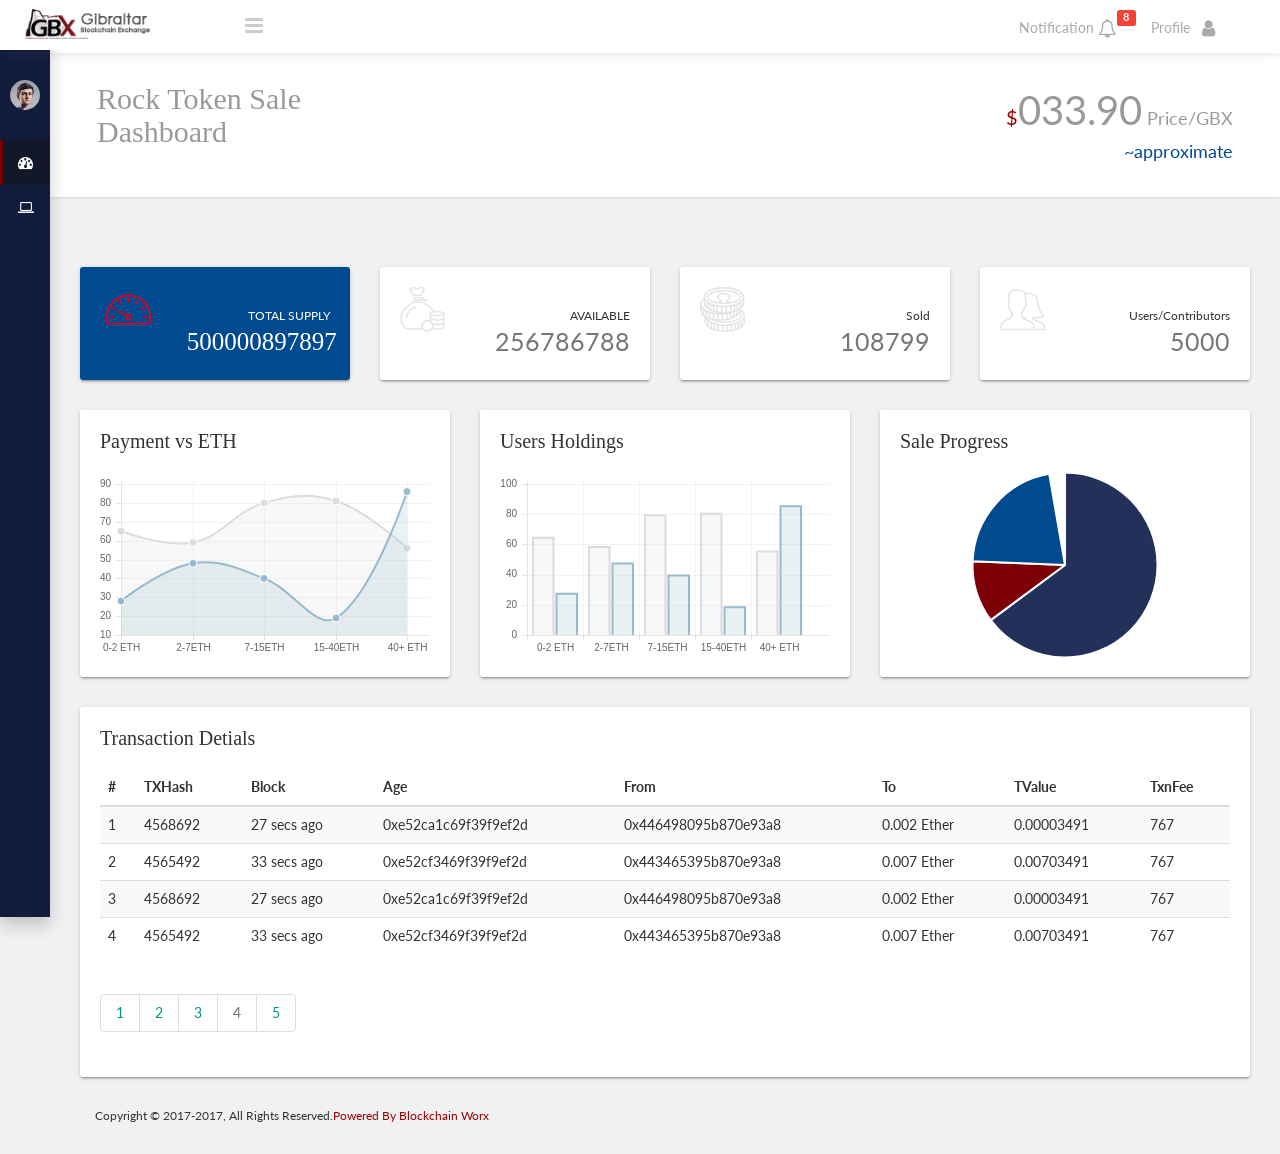
<file: administrator/user/index.html>
<!DOCTYPE html>
<html>
<head>
    <meta charset="utf-8">
    <meta charset="utf-8">
    <meta http-equiv="X-UA-Compatible" content="IE=edge">
    <meta name="viewport" content="width=device-width, initial-scale=1">
    <!-- CSS-->
    <link rel="stylesheet" type="text/css" href="css/main.css">
    <!-- Font-icon css-->
    <link rel="stylesheet" type="text/css" href="font-awesome.min.css">
    <title>Gibraltar Stock Exchange</title>   
  </head>
  <body class="sidebar-mini fixed  pace-done sidebar-collapse">
    <div class="wrapper">
      <!-- Navbar-->
      <header class="main-header hidden-print" style="box-shadow: 0px 0px 10px rgba(100,100,100, .2)">
        <div style="padding: 10px;background-color: #fff" class="mobss"></div>
        <a class="logo" style="background-color: #fff;text-align:left" href="index.html"><img src="img/gibral_logo12.jpg" style="width: 140px;margin-top:-15px;"></a>
        <div style="padding: 10px;background-color: #fff;border-bottom: solid 1px #eee" class="mobss"></div>
        <nav class="navbar navbar-static-top nava" style="background-color: #fff">
          <!-- Sidebar toggle button--><a class="sidebar-toggle" href="#" data-toggle="offcanvas" style="color: #ccc"></a>
          <!-- Navbar Right Menu-->
          <div class="navbar-custom-menu">
            <ul class="top-nav">
              <!--Notification Menu-->
              <li class="dropdown notification-menu"><a class="dropdown-toggle" href="#" data-toggle="dropdown" aria-expanded="false">Notification <i class="fa fa-bell-o fa-lg"></i><span class="label label-danger" style="position: absolute;top:10px;">8</span></a>
                <ul class="dropdown-menu">
                 
                  <li><a style="padding: 20px;" class="media" href="javascript:;"><span class="media-left media-icon"><span class="fa-stack fa-lg"><i class="fa fa-circle fa-stack-2x text-primary" style="color: #ccc" ></i><i class="fa fa-envelope fa-stack-1x fa-inverse"></i></span></span>
                      <div class="media-body"><span class="block">Lisa sent you a mail</span><span class="text-muted block">2min ago</span></div></a></li>
                  <li><a  style="padding: 20px;" class="media" href="javascript:;"><span class="media-left media-icon"><span class="fa-stack fa-lg"><i class="fa fa-circle fa-stack-2x text-danger" style="color: #ccc"></i><i class="fa fa-hdd-o fa-stack-1x fa-inverse"></i></span></span>
                      <div class="media-body"><span class="block">Server Not Working</span><span class="text-muted block">2min ago</span></div></a></li>
                  <li><a  style="padding: 20px;" class="media" href="javascript:;"><span class="media-left media-icon"><span class="fa-stack fa-lg"><i class="fa fa-circle fa-stack-2x text-default" style="color: #ccc"></i><i class="fa fa-money fa-stack-1x fa-inverse"></i></span></span>
                      <div class="media-body"><span class="block">Transaction xyz complete</span><span class="text-muted block">2min ago</span></div></a></li>
                  <li class="not-footer"><a href="#">See all notifications.</a></li>
                </ul>
              </li>
              <!-- User Menu-->


              <li class="dropdown"><a class="dropdown-toggle" href="#" data-toggle="dropdown" role="button" aria-haspopup="true" aria-expanded="false">Profile &nbsp;&nbsp;<i class="fa  fa-user fa-lg"></i></a>
                <ul class="dropdown-menu settings-menu">
                  <li><a  data-toggle="modal" data-target="#myModal"><i class="fa fa-user fa-lg"></i>  Profile</a></li>
                  <li><a href="index6.html"><i class="fa fa-sign-out fa-lg"></i> Logout</a></li>
                </ul>
              </li>


            </ul>
          </div>
        </nav>
      </header>
      <!-- Side-Nav-->
      <aside class="main-sidebar hidden-print">
        <section class="sidebar">
          <div class="user-panel">
             <div style="padding: 20px;" class="mobss"></div>
            <div class="pull-left image"><img class="img-circle" src="img/48.jpg" alt="User Image"></div>
            <div class="pull-left info">
              <p>Vinshu Gupta</p>
              <p class="designation" style="opacity: .4">Frontend Developer</p>
            </div>
          </div>
          <!-- Sidebar Menu-->
          <ul class="sidebar-menu">
            <li class="active"><a href="index.html"><i class="fa fa-dashboard"></i><span>Dashboard</span></a></li>
            <li class="treeview"><a href="reporting.html"><i class="fa fa-laptop"></i><span>Trasaction Reporting</span></a></li>
            <!-- <li><a href="charts.html"><i class="fa fa-pie-chart"></i><span>Token Sale</span></a></li>        -->
          </ul>
        </section>
      </aside>
      <div class="content-wrapper">
        <div class="page-title" style="padding: 32px">
          <div class="row" style="width: 100%;margin-left:0px">
           <div class="col-sm-3 lft">
            <div style="padding: 20px;" class="mobss"></div>
              <div class="lft_pad">
                <h1 style="font-family: 'Century Gothic';color: #999;font-size: 30px;font-weight: normal;">Rock Token Sale Dashboard</h1>
                
              </div>
           </div>
           <div class="col-sm-6"></div>
           <div class="col-sm-3 rgt">
              <div class="rgt_pad">
                 <div style="font-size: 40px;color: #999"><span style="color: #900;font-size: 20px;">$</span>033.90<span style="font-size: 18px;"> Price/GBX</span> <div style="font-size: 18px;color: #004a8f">~approximate </div></div>
              </div>
           </div>
          </div>
        </div>

        <div style="padding: 20px;"></div>

        <div class="row">
          <div class="col-sm-3">
            <div class="card" style="background-color: #004a8f">
              <div class="row">
                <div class="col-sm-4" style="text-align: center;">
                  <img src="img/speedometer.svg" class="ico" style="opacity: 1">
                </div>
                <div class="col-sm-8 rgt">
                  <div style="padding: 10px;"></div>
                  <div style="font-size: 12px;color: #fff">TOTAL SUPPLY</div>
                  <div style="font-size: 25px;color: #fff;font-family: 'Century Gothic';">500000897897</div>
                </div>
              </div>
            </div>
          </div>

          <div class="col-sm-3">
            <div class="card">
              <div class="row">
                <div class="col-sm-4 lft">
                  <img src="img/ava.svg" class="ico" style="opacity: .1">
                </div>
                <div class="col-sm-8 rgt">
                  <div style="padding: 10px;"></div>
                  <div style="font-size: 12px;">AVAILABLE</div>
                  <div style="font-size: 25px;color: #777">256786788</div>
                </div>
              </div>
            </div>
          </div>

          <div class="col-sm-3">
            <div class="card">
              <div class="row">
                <div class="col-sm-4 lft">
                  <img src="img/coin.svg" class="ico" style="opacity: .1">
                </div>
                <div class="col-sm-8 rgt">
                  <div style="padding: 10px;"></div>
                  <div style="font-size: 12px;">Sold</div>
                  <div style="font-size: 25px;color: #777">108799</div>
                </div>
              </div>
            </div>
          </div>

          <div class="col-sm-3">
            <div class="card">
              <div class="row">
                <div class="col-sm-4 lft">
                  <img src="img/use.svg" class="ico" style="opacity: .1">
                </div>
                <div class="col-sm-8 rgt">
                  <div style="padding: 10px;"></div>
                  <div style="font-size: 12px;">Users/Contributors</div>
                  <div style="font-size: 25px;color: #777">5000</div>
                </div>
              </div>
            </div>
          </div>

        </div>


          <!-- <div class="col-md-3">
            <div class="widget-small primary"><i class="icon fa fa-users fa-3x"></i>
              <div class="info">
                <h4>Total supply</h4>
                <p><b>500000897897</b></p>
              </div>
            </div>

            <div class="widget-small info"><i class="icon fa fa-thumbs-o-up fa-3x"></i>
              <div class="info">
                <h4>Available Tokens</h4>
                <p><b>256786788</b></p>
              </div>
            </div>

            <div class="widget-small warning"><i class="icon fa fa-files-o fa-3x"></i>
              <div class="info">
                <h4>USed Tokens</h4>
                <p><b>108799</b></p>
              </div>
            </div>

            <div class="widget-small danger"><i class="icon fa fa-star fa-3x"></i>
              <div class="info">
                <h4>Users</h4>
                <p><b>5000</b></p>
              </div>
            </div>
          </div> -->

        <div class="row">
          <div class="col-sm-4">
            <div class="card">
              <h3 class="card-title"  style="font-family: 'Century Gothic';font-weight: normal;font-size: 20px;">Payment vs ETH</h3>
              <div class="embed-responsive embed-responsive-16by9">
                <canvas class="embed-responsive-item" id="lineChartDemo"></canvas>
              </div>
            </div>
          </div>

          <div class="col-sm-4">
            <div class="card">
              <h3 class="card-title"  style="font-family: 'Century Gothic';font-weight: normal;font-size: 20px;">Users Holdings</h3>
              <div class="embed-responsive embed-responsive-16by9">
                <canvas class="embed-responsive-item" id="barChartDemo"></canvas>
              </div>
            </div>
          </div>

          <div class="col-sm-4">
            <div class="card">
              <h3 class="card-title"  style="font-family: 'Century Gothic';font-weight: normal;font-size: 20px;">Sale Progress</h3>
              <div class="embed-responsive embed-responsive-16by9" >
                <canvas class="embed-responsive-item" id="pieChartDemo"></canvas>
              </div>
            </div>

          </div>
          
        </div>
        

        <div class="row">
          <div class="col-md-12">
            <div class="card">
              <h3 class="card-title" style="font-family: 'Century Gothic';font-weight: normal;font-size: 20px;">Transaction Detials</h3>
              <div class="table-responsive">
                <table class="table table-hover table-striped">
                  <thead>
                    <tr>
                      <th>#</th>
                      <th>TXHash</th>
                      <th>Block</th>
                      <th>Age</th>
                       <th>From</th>
                       <th>To</th>
                         <th>TValue</th>
                         <th>TxnFee</th>
                    </tr>
                  </thead>
                  <tbody>
                    <tr>
                      <td>1</td>
                      <td>4568692</td>
                      <td>27 secs ago</td>
                      <td> 0xe52ca1c69f39f9ef2d</td>
                      <td> 0x446498095b870e93a8</td>
                      <td>0.002 Ether</td>
                      <td>  0.00003491</td>
                      <td>767</td>
                    </tr>
                    <tr>
                      <td>2</td>
                      <td>4565492</td>
                      <td>33 secs ago</td>
                      <td> 0xe52cf3469f39f9ef2d</td>
                      <td> 0x443465395b870e93a8</td>
                      <td>0.007 Ether</td>
                      <td>  0.00703491</td>
                      <td>767</td>
                    </tr>
                      <tr>
                      <td>3</td>
                      <td>4568692</td>
                      <td>27 secs ago</td>
                      <td> 0xe52ca1c69f39f9ef2d</td>
                      <td> 0x446498095b870e93a8</td>
                      <td>0.002 Ether</td>
                      <td>  0.00003491</td>
                      <td>767</td>
                    </tr>
                    <tr>
                      <td>4</td>
                      <td>4565492</td>
                      <td>33 secs ago</td>
                      <td> 0xe52cf3469f39f9ef2d</td>
                      <td> 0x443465395b870e93a8</td>
                      <td>0.007 Ether</td>
                      <td>  0.00703491</td>
                      <td>767</td>
                    </tr>
                  </tbody>
                </table>
              </div>
              <ul class="pagination">
                <li><a href="#">1</a></li>
                <li><a href="#">2</a></li>
                <li><a href="#">3</a></li>
                <li class="disabled"><a href="#">4</a></li>
                <li><a href="#">5</a></li>
              </ul>
            </div>
          </div>
        </div>
      
        <div style="padding-left:30px;">
	   <div class="row">
	        <div class="col-lg-12 col-md-12 col-sm-12" style="padding: 0px;">
	          <div style="font-size: 12px;text-align:left" class="resp">Copyright © 2017-2017, All Rights Reserved.<a href="">Powered By Blockchain Worx</a></div>
	        </div>
       	    </div>
        </div>
      
      
      </div>
    </div>
    
    



     <!-- Modal -->
    <div id="myModal" class="modal fade" role="dialog">
      <div class="modal-dialog" >

        <!-- Modal content-->
        <div class="modal-content"  style="border-radius: 0px;">
          <div class="modal-header">
            <button type="button" class="close" data-dismiss="modal">&times;</button>
            <h4 class="modal-title" style="font-family: 'Century Gothic'">Update Your Profile</h4>
          </div>
          <div class="modal-body">
           <div style="padding: 30px;">
             <form>
                  <div class="form-group">
                    <label class="control-label">Name</label>
                    <input class="form-control" style="border-radius: 0px;border:solid 1px #ddd;" type="text" placeholder="Enter full name">
                  </div>
                  <div class="form-group">
                    <label class="control-label">Email</label>
                    <input class="form-control" style="border-radius: 0px;border:solid 1px #ddd;"  type="email" placeholder="Enter email address">
                  </div>
                  <div class="form-group">
                    <label class="control-label">Enter Phone no. (Optional)</label>
                    <input class="form-control" style="border-radius: 0px;border:solid 1px #ddd;"  type="email" placeholder="Enter Phone no. address">
                  </div>
                 <!--  <div class="form-group">
                    <label class="control-label">Enter Phone no.</label>
                    <textarea class="form-control" rows="4" placeholder="Enter your phnoe no."></textarea>
                  </div> -->
                  <div class="form-group">
                    <label class="control-label">Gender</label>
                    <div class="radio">
                      <label>
                        <input type="radio"  name="gender">Male
                      </label>
                       <label>
                        <input type="radio" name="gender">Female
                      </label>
                    </div>
                    <div class="radio">
                     
                    </div>
                  </div>
                  <div class="form-group">
                    <label class="control-label">Identity Proof</label>
                    <input class="form-control" 
                    <input class="form-control"  type="file">
                  </div>
                  <div class="form-group">
                    <div class="checkbox">
                      <label>
                        <input type="checkbox">I accept the terms and conditions
                      </label>
                    </div>
                  </div>
                </form>
           </div>
          </div>
          <div class="modal-footer">
            <button type="button" class="btn btn-danger" data-dismiss="modal">Close</button>
          </div>
        </div>

      </div>
    </div>
    
    

    <!-- Javascripts-->
    <script src="js/jquery-2.1.4.min.js"></script>
    <script src="js/bootstrap.min.js"></script>
    <script src="js/plugins/pace.min.js"></script>
    <script src="js/main.js"></script>
    <script type="text/javascript" src="js/plugins/chart.js"></script>
    <script type="text/javascript">
      var data = {
        labels: ["0-2 ETH", "2-7ETH", "7-15ETH", "15-40ETH", "40+ ETH"],
        datasets: [
          {
            label: "My First dataset",
            fillColor: "rgba(220,220,220,0.2)",
            strokeColor: "rgba(220,220,220,1)",
            pointColor: "rgba(220,220,220,1)",
            pointStrokeColor: "#fff",
            pointHighlightFill: "#fff",
            pointHighlightStroke: "rgba(220,220,220,1)",
            data: [65, 59, 80, 81, 56]
          },
          {
            label: "My Second dataset",
            fillColor: "rgba(151,187,205,0.2)",
            strokeColor: "rgba(151,187,205,1)",
            pointColor: "rgba(151,187,205,1)",
            pointStrokeColor: "#fff",
            pointHighlightFill: "#fff",
            pointHighlightStroke: "rgba(151,187,205,1)",
            data: [28, 48, 40, 19, 86]
          }
        ]
      };
      var pdata = [
        {
          value: 300,
          color:"#23305a",
          highlight: "#123962",
          label: "#Etherium"
        },
        {
          value: 50,
          color: "#7e0108",
          highlight: "#4d0510",
          label: "Bitcoin"
        },
        {
          value: 100,
          color: "#004a8f",
          highlight: "#32228f",
          label: "Ripple"
        }
      ]
      
      var ctxl = $("#lineChartDemo").get(0).getContext("2d");      
      var lineChart = new Chart(ctxl).Line(data);
      
      var ctxb = $("#barChartDemo").get(0).getContext("2d");
      var barChart = new Chart(ctxb).Bar(data);
      
    
      var ctxp = $("#pieChartDemo").get(0).getContext("2d");
      var barChart = new Chart(ctxp).Pie(pdata);
      
    </script>
  </body>


</html>
</file>
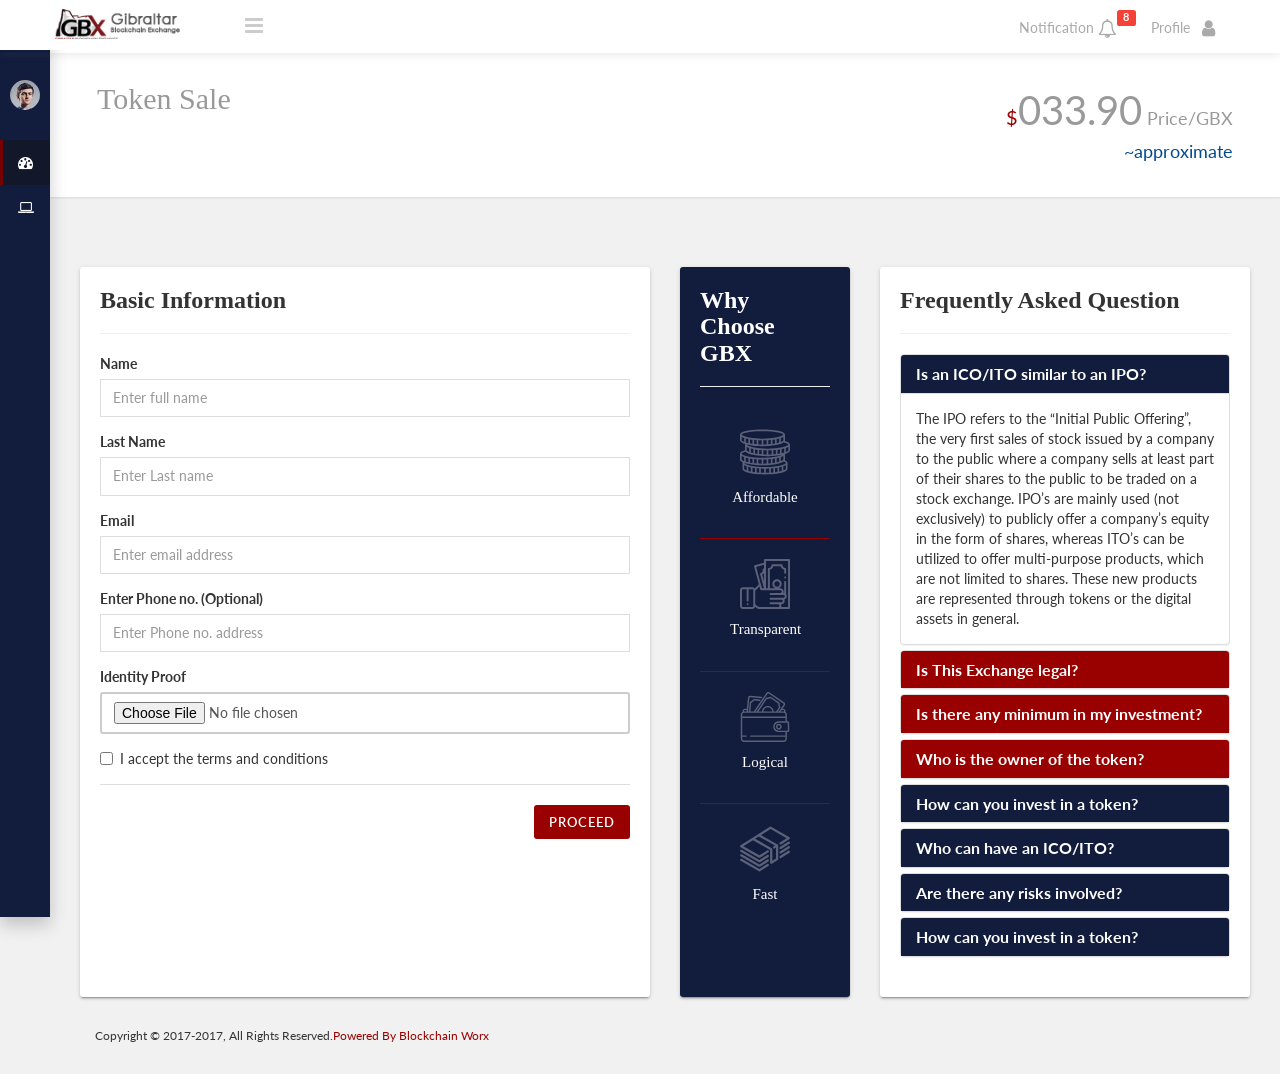
<file: administrator/user/charts.html>
<!DOCTYPE html>
<html>
<head>
    <meta charset="utf-8">
    <meta charset="utf-8">
    <meta http-equiv="X-UA-Compatible" content="IE=edge">
    <meta name="viewport" content="width=device-width, initial-scale=1">
    <!-- CSS-->
    <link rel="stylesheet" type="text/css" href="css/main.css">
    <!-- Font-icon css-->
    <link rel="stylesheet" type="text/css" href="font-awesome.min.css">
    <title>Gibraltar Stock Exchange</title>   
  </head>
  <body class="sidebar-mini fixed  pace-done sidebar-collapse">
    <div class="wrapper">
      <!-- Navbar-->
      <header class="main-header hidden-print" style="box-shadow: 0px 0px 10px rgba(100,100,100, .2)">
        <div style="padding: 10px;background-color: #fff" class="mobss"></div>
        <a class="logo" style="background-color: #fff" href="index.html"><img src="img/gibral_logo12.jpg" style="width: 140px;margin-top:-15px;"></a>
        <div style="padding: 10px;background-color: #fff;border-bottom: solid 1px #eee" class="mobss"></div>
        <nav class="navbar navbar-static-top nava" style="background-color: #fff;">
          <!-- Sidebar toggle button--><a class="sidebar-toggle" href="#" data-toggle="offcanvas" style="color: #ccc"></a>
          <!-- Navbar Right Menu-->
          <div class="navbar-custom-menu">
            <ul class="top-nav">
              <!--Notification Menu-->
              <li class="dropdown notification-menu"><a class="dropdown-toggle" href="#" data-toggle="dropdown" aria-expanded="false">Notification <i class="fa fa-bell-o fa-lg"></i><span class="label label-danger" style="position: absolute;top:10px;">8</span></a>
                <ul class="dropdown-menu">
                 
                  <li><a style="padding: 20px;" class="media" href="javascript:;"><span class="media-left media-icon"><span class="fa-stack fa-lg"><i class="fa fa-circle fa-stack-2x text-primary" style="color: #ccc" ></i><i class="fa fa-envelope fa-stack-1x fa-inverse"></i></span></span>
                      <div class="media-body"><span class="block">Lisa sent you a mail</span><span class="text-muted block">2min ago</span></div></a></li>
                  <li><a  style="padding: 20px;" class="media" href="javascript:;"><span class="media-left media-icon"><span class="fa-stack fa-lg"><i class="fa fa-circle fa-stack-2x text-danger" style="color: #ccc"></i><i class="fa fa-hdd-o fa-stack-1x fa-inverse"></i></span></span>
                      <div class="media-body"><span class="block">Server Not Working</span><span class="text-muted block">2min ago</span></div></a></li>
                  <li><a  style="padding: 20px;" class="media" href="javascript:;"><span class="media-left media-icon"><span class="fa-stack fa-lg"><i class="fa fa-circle fa-stack-2x text-default" style="color: #ccc"></i><i class="fa fa-money fa-stack-1x fa-inverse"></i></span></span>
                      <div class="media-body"><span class="block">Transaction xyz complete</span><span class="text-muted block">2min ago</span></div></a></li>
                  <li class="not-footer"><a href="#">See all notifications.</a></li>
                </ul>
              </li>
              <!-- User Menu-->


              <li class="dropdown"><a class="dropdown-toggle" href="#" data-toggle="dropdown" role="button" aria-haspopup="true" aria-expanded="false">Profile &nbsp;&nbsp;<i class="fa  fa-user fa-lg"></i></a>
                <ul class="dropdown-menu settings-menu">
                  <li><a  data-toggle="modal" data-target="#myModal"><i class="fa fa-user fa-lg"></i>  Profile</a></li>
                  <li><a href="index6.html"><i class="fa fa-sign-out fa-lg"></i> Logout</a></li>
                </ul>
              </li>


            </ul>
          </div>
        </nav>
      </header>
      <!-- Side-Nav-->
      <aside class="main-sidebar hidden-print">
        <section class="sidebar">
          <div class="user-panel">
             <div style="padding: 20px;" class="mobss"></div>
            <div class="pull-left image"><img class="img-circle" src="img/48.jpg" alt="User Image"></div>
            <div class="pull-left info">
              <p>Vinshu Gupta</p>
              <p class="designation" style="opacity: .4">Frontend Developer</p>
            </div>
          </div>
          <!-- Sidebar Menu-->
          <ul class="sidebar-menu">
            <li class="active"><a href="index.html"><i class="fa fa-dashboard"></i><span>Dashboard</span></a></li>
            <li class="treeview"><a href="reporting.html"><i class="fa fa-laptop"></i><span>Trasaction Reporting</span></a></li>           
          </ul>
        </section>
      </aside>
      <div class="content-wrapper">
        <div class="page-title" style="padding: 32px">
          <div class="row" style="width: 100%;margin-left:0px">
           <div class="col-sm-3 lft">
            <div style="padding: 20px;" class="mobss"></div>
              <div class="lft_pad">
                <h1 style="font-family: 'Century Gothic';color: #999;font-size: 30px;font-weight: normal;">Token Sale</h1>
                
              </div>
           </div>
           <div class="col-sm-6"></div>
           <div class="col-sm-3 rgt">
              <div class="rgt_pad">
                   <div style="font-size: 40px;color: #999"><span style="color: #900;font-size: 20px;">$</span>033.90<span style="font-size: 18px;"> Price/GBX</span> <div style="font-size: 18px;color: #004a8f">~approximate </div></div>
              </div>
           </div>
          </div>
        </div>

        <div style="padding: 20px;"></div>

          <div class="clearfix"></div>
        <div class="row">
          <div class="col-lg-6 col-md-12 col-sm-12 ">

            <div class="card vy">
              <h3 class="card-title" style="font-family: 'Century Gothic'">Basic Information</h3>
              <hr/>
              <div class="card-body">
                <form>
                  <div class="form-group">
                    <label class="control-label">Name</label>
                    <input class="form-control" style="border-radius: 0px;border:solid 1px #ddd;" type="text" placeholder="Enter full name">
                  </div>

                   <div class="form-group">
                    <label class="control-label">Last Name</label>
                    <input class="form-control" style="border-radius: 0px;border:solid 1px #ddd;" type="text" placeholder="Enter Last name">
                  </div>

                  <div class="form-group">
                    <label class="control-label">Email</label>
                    <input class="form-control" style="border-radius: 0px;border:solid 1px #ddd;"  type="email" placeholder="Enter email address">
                  </div>
                  <div class="form-group">
                    <label class="control-label">Enter Phone no. (Optional)</label>
                    <input class="form-control" style="border-radius: 0px;border:solid 1px #ddd;"  type="email" placeholder="Enter Phone no. address">
                  </div>
              
                  <div class="form-group">
                    <label class="control-label">Identity Proof</label>
                    <input class="form-control" 
                    <input class="form-control"  type="file">
                  </div>
                  <div class="form-group">
                    <div class="checkbox">
                      <label>
                        <input type="checkbox">I accept the terms and conditions
                      </label>
                    </div>
                  </div>
                </form>
              </div>
              <div class="card-footer">
                <a class="btn btn-primary pull-right" style="background-color: #900" href="index2.html">Proceed</a>
              </div>
              <div class="clearfix"></div>
              <div style="padding: 20px;"></div>
             
               
            </div>
          </div>
          <div class="col-sm-4 col-md-4 col-lg-2 ">
            <div class="card vy" style="background-color: #121c3d">
              <h3 class="card-title" style="font-family: 'Century Gothic';color:#fff;">Why Choose GBX</h3>
                <hr/>

                <div style="padding: 20px;border-bottom:solid 1px #900;text-align: center;">
                  <img src="img/coins.svg" style="width: 50px;opacity: .3;">
                  <div style="padding: 10px;text-align: center;color: #fff;font-family: 'Century Gothic';font-size: 15px;">Affordable </div>
                </div>

                <div style="padding: 20px;border-bottom:solid 1px #900;text-align: center;">
                  <img src="img/money.svg" style="width: 50px;opacity: .3;">
                  <div style="padding: 10px;text-align: center;color: #fff;font-family: 'Century Gothic';font-size: 15px;">Transparent </div>
                </div>

                <div style="padding: 20px;border-bottom:solid 1px #900;text-align: center;">
                  <img src="img/wallet.svg" style="width: 50px;opacity: .3;">
                  <div style="padding: 10px;text-align: center;color: #fff;font-family: 'Century Gothic';font-size: 15px;">Logical </div>
                </div>

                <div style="padding: 20px;text-align: center;">
                  <img src="img/funds.svg" style="width: 50px;opacity: .3;">
                  <div style="padding: 10px;text-align: center;color: #fff;font-family: 'Century Gothic';font-size: 15px;">Fast </div>
                </div>
            </div>
          </div>
      	<div class="col-sm-8 col-md-8 col-lg-4 ">
      		<div class="card vy">
      		 <h3 class="card-title" style="font-family: 'Century Gothic'">Frequently Asked Question</h3>
              	<hr/>
      		<div class="panel-group" id="accordion">
      		  <div class="panel panel-default">
      		    <div class="panel-heading" style="background-color:#121c3d;color:#fff;">
      		      <h4 class="panel-title">
      		        <a data-toggle="collapse" data-parent="#accordion" href="#collapse1">
      		        Is an ICO/ITO similar to an IPO?</a>
      		      </h4>
      		    </div>
      		    <div id="collapse1" class="panel-collapse collapse in">
      		      <div class="panel-body">The IPO refers to the “Initial Public Offering”, the very first sales of stock issued by a company to the public where a company sells at least part of their shares to the public to be traded on a stock exchange.

      			IPO’s are mainly used (not exclusively) to publicly offer a company’s equity in the form of shares, whereas ITO’s can be utilized to offer multi-purpose products, which are not limited to shares. These new products are represented through tokens or the digital assets in general.</div>
      		    </div>
      		  </div>
      		  <div class="panel panel-default">
      		    <div class="panel-heading" style="background-color:#900;color:#fff;">
      		      <h4 class="panel-title">
      		        <a data-toggle="collapse" data-parent="#accordion" href="#collapse2">
      		        Is This  Exchange legal?</a>
      		      </h4>
      		    </div>
      		    <div id="collapse2" class="panel-collapse collapse">
      		      <div class="panel-body">GBX is working closely with regulators towards offering legal ITOs and in order to support the best benefits of its clients.

      You can find more about GBX licenses and future regulatory expansion plans on this webpages and via GBX News.

      </div>
      		    </div>
      		  </div>
      		  <div class="panel panel-default">
      		    <div class="panel-heading" style="background-color:#900;color:#fff;">
      		      <h4 class="panel-title">
      		        <a data-toggle="collapse" data-parent="#accordion" href="#collapse2">
      		        Is there any minimum in my investment?</a>
      		      </h4>
      		    </div>
      		    <div id="collapse2" class="panel-collapse collapse">
      		      <div class="panel-body">Trading is subject to the contract specifications of each asset listed on GBX Exchange. An ICO/ITO may have a minimum investment amount.</div>
      		    </div>
      		  </div>
      		  
      		  <div class="panel panel-default">
      		    <div class="panel-heading" style="background-color:#900;color:#fff;">
      		      <h4 class="panel-title">
      		        <a data-toggle="collapse" data-parent="#accordion" href="#collapse2">
      		        Who is the owner of the token?</a>
      		      </h4>
      		    </div>
      		    <div id="collapse2" class="panel-collapse collapse">
      		      <div class="panel-body">As soon as you purchase a financial asset on GBX Exchange, it’ll be transferred into your personal GBX Wallet.
      The delivery or the distribution of any rewards or other benefits of a token is subject to the terms and conditions of each financial asset.</div>
      		    </div>
      		  </div>
      		  
      		  <div class="panel panel-default">
      		    <div class="panel-heading" style="background-color:#121c3d;color:#fff;">
      		      <h4 class="panel-title">
      		        <a data-toggle="collapse" data-parent="#accordion" href="#collapse3">
      		        How can you invest in a token?</a>
      		      </h4>
      		    </div>
      		    <div id="collapse3" class="panel-collapse collapse">
      		      <div class="panel-body">Coins and Tokens are listed on GBX Exchange and you can have access to all of those financial products through the mobile app.
      			Special releases will take place for each new financial product offered by GBXor on GBXExchange.</div>
      		    </div>
      		  </div>

            <div class="panel panel-default">
              <div class="panel-heading" style="background-color:#121c3d;color:#fff;">
                <h4 class="panel-title">
                  <a data-toggle="collapse" data-parent="#accordion" href="#collapse3">
                  Who can have an ICO/ITO?</a>
                </h4>
              </div>
              <div id="collapse3" class="panel-collapse collapse">
                <div class="panel-body">Anyone with an amazing idea.</div>
              </div>
            </div>

            <div class="panel panel-default">
              <div class="panel-heading" style="background-color:#121c3d;color:#fff;">
                <h4 class="panel-title">
                  <a data-toggle="collapse" data-parent="#accordion" href="#collapse3">
                  Are there any risks involved?</a>
                </h4>
              </div>
              <div id="collapse3" class="panel-collapse collapse">
                <div class="panel-body">GBX  minimizes risks due to its strict adherence to regulatory and operational standards. Nevertheless, investing in financial products always entails a non-negligible level of risk.</div>
              </div>
            </div>

            <div class="panel panel-default">
              <div class="panel-heading" style="background-color:#121c3d;color:#fff;">
                <h4 class="panel-title">
                  <a data-toggle="collapse" data-parent="#accordion" href="#collapse3">
                  How can you invest in a token?</a>
                </h4>
              </div>
              <div id="collapse3" class="panel-collapse collapse">
                <div class="panel-body">Coins and Tokens are listed on GBX Exchange and you can have access to all of those financial products through the mobile app.
            Special releases will take place for each new financial product offered by GBX or on GBXExchange.</div>
              </div>
            </div>
      		</div>
      		
      		</div>
      	</div>
        </div>
        
        <div style="padding-left:30px;">
	   <div class="row">
	        <div class="col-lg-12 col-md-12 col-sm-12" style="padding: 0px;">
	          <div style="font-size: 12px;text-align:left" class="resp">Copyright © 2017-2017, All Rights Reserved.<a href="">Powered By Blockchain Worx</a></div>
	        </div>
       	    </div>
        </div>
        
      </div>
    </div>
    <!-- Javascripts-->


     <!-- Modal -->
    <div id="myModal" class="modal fade" role="dialog">
      <div class="modal-dialog" >

        <!-- Modal content-->
        <div class="modal-content"  style="border-radius: 0px;">
          <div class="modal-header">
            <button type="button" class="close" data-dismiss="modal">&times;</button>
            <h4 class="modal-title" style="font-family: 'Century Gothic'">Update Your Profile</h4>
          </div>
          <div class="modal-body">
           <div style="padding: 30px;">
             <form>
                  <div class="form-group">
                    <label class="control-label">Name</label>
                    <input class="form-control" style="border-radius: 0px;border:solid 1px #ddd;" type="text" placeholder="Enter full name">
                  </div>
                  <div class="form-group">
                    <label class="control-label">Email</label>
                    <input class="form-control" style="border-radius: 0px;border:solid 1px #ddd;"  type="email" placeholder="Enter email address">
                  </div>
                  <div class="form-group">
                    <label class="control-label">Enter Phone no. (Optional)</label>
                    <input class="form-control" style="border-radius: 0px;border:solid 1px #ddd;"  type="email" placeholder="Enter Phone no. address">
                  </div>
                 <!--  <div class="form-group">
                    <label class="control-label">Enter Phone no.</label>
                    <textarea class="form-control" rows="4" placeholder="Enter your phnoe no."></textarea>
                  </div> -->
                  <div class="form-group">
                    <label class="control-label">Gender</label>
                    <div class="radio">
                      <label>
                        <input type="radio"  name="gender">Male
                      </label>
                       <label>
                        <input type="radio" name="gender">Female
                      </label>
                    </div>
                    <div class="radio">
                     
                    </div>
                  </div>
                  <div class="form-group">
                    <label class="control-label">Identity Proof</label>
                    <input class="form-control" 
                    <input class="form-control"  type="file">
                  </div>
                  <div class="form-group">
                    <div class="checkbox">
                      <label>
                        <input type="checkbox">I accept the terms and conditions
                      </label>
                    </div>
                  </div>
                </form>
           </div>
          </div>
          <div class="modal-footer">
            <button type="button" class="btn btn-danger" data-dismiss="modal">Close</button>
          </div>
        </div>

      </div>
    </div>




    <script src="js/jquery-2.1.4.min.js"></script>
    <script src="js/bootstrap.min.js"></script>
    <script src="js/plugins/pace.min.js"></script>
    <script src="match.js" type="text/javascript"></script>    
    <script src="js/main.js"></script>
    <script type="text/javascript">
      $(function() {
          $('.vy').matchHeight({
    byRow: true,
    property: 'height',
    target: null,
    remove: false
});
        });
    </script>
  </body>
</html>
</file>
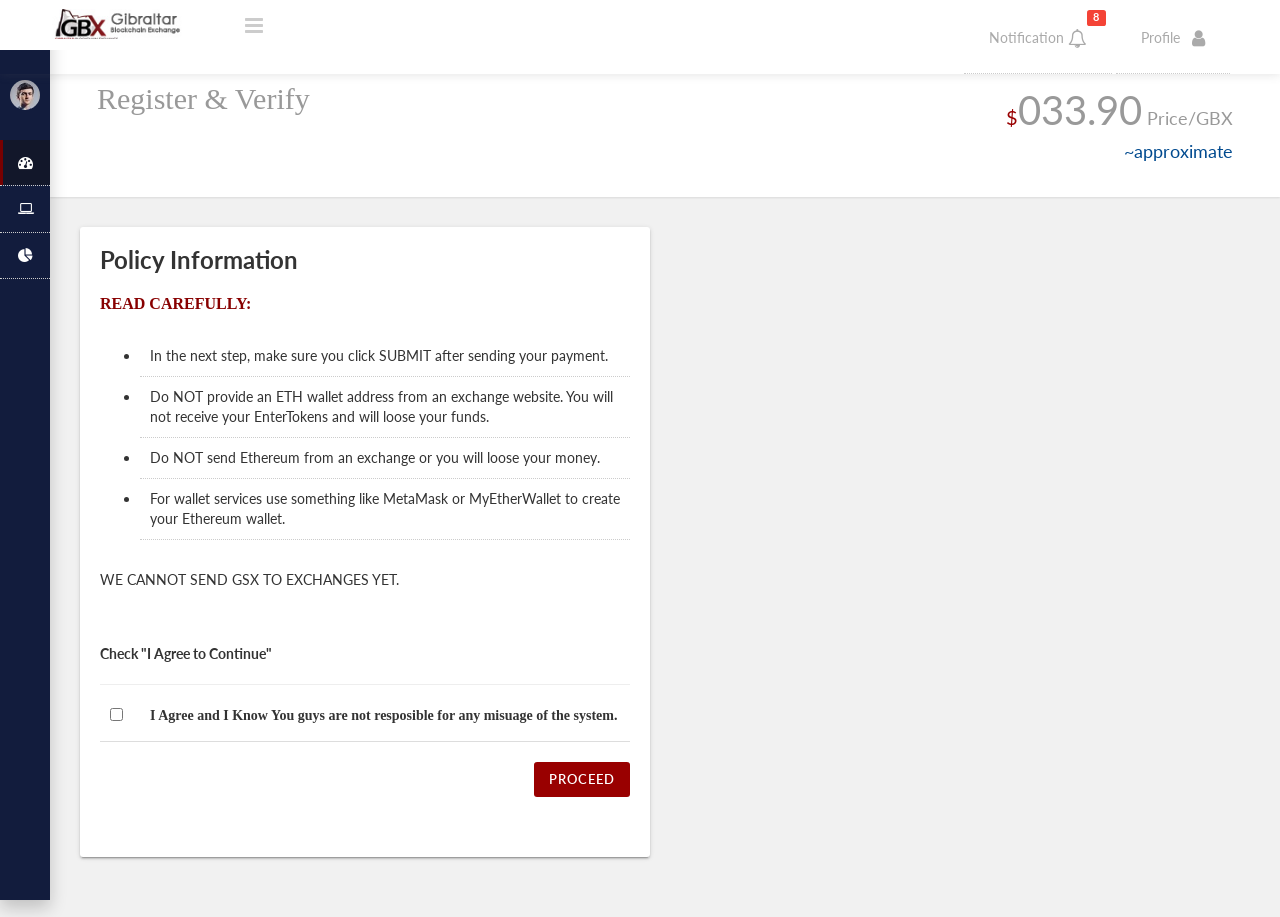
<file: administrator/user/index2.html>
<!DOCTYPE html>
<html>
<head>
    <meta charset="utf-8">
    <meta charset="utf-8">
    <meta http-equiv="X-UA-Compatible" content="IE=edge">
    <meta name="viewport" content="width=device-width, initial-scale=1">
    <!-- CSS-->
    <link rel="stylesheet" type="text/css" href="css/main.css">
    <!-- Font-icon css-->
    <link rel="stylesheet" type="text/css" href="font-awesome.min.css">
    <title>Gibraltar Stock Exchange</title>   
    <style type="text/css">
      li {
          padding: 10px;
          border-bottom: dotted 1px #ccc;
      }
    </style>
  </head>
  <body class="sidebar-mini fixed  pace-done sidebar-collapse">
    <div class="wrapper">
      <!-- Navbar-->
      <header class="main-header hidden-print" style="box-shadow: 0px 0px 10px rgba(100,100,100, .2)">
        <div style="padding: 10px;background-color: #fff" class="mobss"></div>
        <a class="logo" style="background-color: #fff" href="index.html"><img src="img/gibral_logo12.jpg" style="width: 140px;margin-top:-15px;"></a>
        <div style="padding: 10px;background-color: #fff;border-bottom: solid 1px #eee" class="mobss"></div>
        <nav class="navbar navbar-static-top nava" style="background-color: #fff">
          <!-- Sidebar toggle button--><a class="sidebar-toggle" href="#" data-toggle="offcanvas" style="color: #ccc"></a>
          <!-- Navbar Right Menu-->
          <div class="navbar-custom-menu">
            <ul class="top-nav">
              <!--Notification Menu-->
              <li class="dropdown notification-menu"><a class="dropdown-toggle" href="#" data-toggle="dropdown" aria-expanded="false">Notification <i class="fa fa-bell-o fa-lg"></i><span class="label label-danger" style="position: absolute;top:10px;">8</span></a>
                <ul class="dropdown-menu">
                 
                  <li><a style="padding: 20px;" class="media" href="javascript:;"><span class="media-left media-icon"><span class="fa-stack fa-lg"><i class="fa fa-circle fa-stack-2x text-primary" style="color: #ccc" ></i><i class="fa fa-envelope fa-stack-1x fa-inverse"></i></span></span>
                      <div class="media-body"><span class="block">Lisa sent you a mail</span><span class="text-muted block">2min ago</span></div></a></li>
                  <li><a  style="padding: 20px;" class="media" href="javascript:;"><span class="media-left media-icon"><span class="fa-stack fa-lg"><i class="fa fa-circle fa-stack-2x text-danger" style="color: #ccc"></i><i class="fa fa-hdd-o fa-stack-1x fa-inverse"></i></span></span>
                      <div class="media-body"><span class="block">Server Not Working</span><span class="text-muted block">2min ago</span></div></a></li>
                  <li><a  style="padding: 20px;" class="media" href="javascript:;"><span class="media-left media-icon"><span class="fa-stack fa-lg"><i class="fa fa-circle fa-stack-2x text-default" style="color: #ccc"></i><i class="fa fa-money fa-stack-1x fa-inverse"></i></span></span>
                      <div class="media-body"><span class="block">Transaction xyz complete</span><span class="text-muted block">2min ago</span></div></a></li>
                  <li class="not-footer"><a href="#">See all notifications.</a></li>
                </ul>
              </li>
              <!-- User Menu-->


              <li class="dropdown"><a class="dropdown-toggle" href="#" data-toggle="dropdown" role="button" aria-haspopup="true" aria-expanded="false">Profile &nbsp;&nbsp;<i class="fa  fa-user fa-lg"></i></a>
                <ul class="dropdown-menu settings-menu">
                  <li><a  data-toggle="modal" data-target="#myModal"><i class="fa fa-user fa-lg"></i>  Profile</a></li>
                  <li><a href="index6.html"><i class="fa fa-sign-out fa-lg"></i> Logout</a></li>
                </ul>
              </li>


            </ul>
          </div>
        </nav>
      </header>
      <!-- Side-Nav-->
      <aside class="main-sidebar hidden-print">
        <section class="sidebar">
          <div class="user-panel">
             <div style="padding: 20px;" class="mobss"></div>
            <div class="pull-left image"><img class="img-circle" src="img/48.jpg" alt="User Image"></div>
            <div class="pull-left info">
              <p>Vinshu Gupta</p>
              <p class="designation" style="opacity: .4">Frontend Developer</p>
            </div>
          </div>
          <!-- Sidebar Menu-->
          <ul class="sidebar-menu">
            <li class="active"><a href="index.html"><i class="fa fa-dashboard"></i><span>Dashboard</span></a></li>
            <li class="treeview"><a href="reporting.html"><i class="fa fa-laptop"></i><span>Trasaction Reporting</span></a></li>
            <li><a href="charts.html"><i class="fa fa-pie-chart"></i><span>Token Sale</span></a></li>       
          </ul>
        </section>
      </aside>
      <div class="content-wrapper">
        <div class="page-title" style="padding: 32px">
          <div class="row" style="width: 100%;margin-left:0px">
           <div class="col-sm-3 lft">
            <div style="padding: 20px;" class="mobss"></div>
              <div class="lft_pad">
                <h1 style="font-family: 'Century Gothic';color: #999;font-size: 30px;font-weight: normal;">Register & Verify</h1>
                
              </div>
           </div>
           <div class="col-sm-6"></div>
           <div class="col-sm-3 rgt">
              <div class="rgt_pad">
                  <div style="font-size: 40px;color: #999"><span style="color: #900;font-size: 20px;">$</span>033.90<span style="font-size: 18px;"> Price/GBX</span> <div style="font-size: 18px;color: #004a8f">~approximate </div></div>
              </div>
           </div>
          </div>
        </div>
          <div class="clearfix"></div>
        <div class="row">
          <div class="col-md-6">
            <div class="card">
              <h3 class="card-title">Policy Information</h3>
              <div class="card-body">
                <div class="form-group">
                      <b class="slabo" style="font-size: 16px;color: #800;font-family: 'Century Gothic'">READ CAREFULLY:</b><div style="padding: 10px;"></div>
                     <ul>
                        <li>In the next step, make sure you click SUBMIT after sending your payment.</li>
                        <li>Do NOT provide an ETH wallet address from an exchange website. You will not receive your EnterTokens and will loose your funds. </li>
                        <li>Do NOT send Ethereum from an exchange or you will loose your money.</li>
                        <li>For wallet services use something like MetaMask or MyEtherWallet to create your Ethereum wallet.</li>
                     </ul>
                     <br>
                      WE CANNOT SEND GSX  TO EXCHANGES YET.
                      <br>
                      <div style="padding: 10px;color: #fff;font-size: 12px;">Click this video to learn how to open an Ethereum wallet and add GSX to it:https://youtu.be/fgvF3sdfdsgKUeyZerE</div>

                      <b class="slabo">Check "I Agree to Continue"</b><hr>
                       <div class="checkbox checkbox-success" style="margin-left: 30px">
                          <input id="checkbox3" type="checkbox">
                          <label for="checkbox3" style="font-family: calibri;font-size: 14px;font-weight: bold">
                              I Agree and I Know You guys are not resposible for any misuage of the system.
                          </label>
                      </div>


                    </div>
              </div>
              <div class="card-footer">
                
                <a class="btn btn-primary pull-right" style="background-color: #900" href="index3.html">Proceed</a>
                 <div class="clearfix"></div>
              <div style="padding: 20px;"></div>
              </div>
            </div>
          </div>
         
        </div>
      </div>
    </div>

     <!-- Modal -->
    <div id="myModal" class="modal fade" role="dialog">
      <div class="modal-dialog" >

        <!-- Modal content-->
        <div class="modal-content"  style="border-radius: 0px;">
          <div class="modal-header">
            <button type="button" class="close" data-dismiss="modal">&times;</button>
            <h4 class="modal-title" style="font-family: 'Century Gothic'">Update Your Profile</h4>
          </div>
          <div class="modal-body">
           <div style="padding: 30px;">
             <form>
                  <div class="form-group">
                    <label class="control-label">Name</label>
                    <input class="form-control" style="border-radius: 0px;border:solid 1px #ddd;" type="text" placeholder="Enter full name">
                  </div>
                  <div class="form-group">
                    <label class="control-label">Email</label>
                    <input class="form-control" style="border-radius: 0px;border:solid 1px #ddd;"  type="email" placeholder="Enter email address">
                  </div>
                  <div class="form-group">
                    <label class="control-label">Enter Phone no. (Optional)</label>
                    <input class="form-control" style="border-radius: 0px;border:solid 1px #ddd;"  type="email" placeholder="Enter Phone no. address">
                  </div>
                 <!--  <div class="form-group">
                    <label class="control-label">Enter Phone no.</label>
                    <textarea class="form-control" rows="4" placeholder="Enter your phnoe no."></textarea>
                  </div> -->
                  <div class="form-group">
                    <label class="control-label">Gender</label>
                    <div class="radio">
                      <label>
                        <input type="radio"  name="gender">Male
                      </label>
                       <label>
                        <input type="radio" name="gender">Female
                      </label>
                    </div>
                    <div class="radio">
                     
                    </div>
                  </div>
                  <div class="form-group">
                    <label class="control-label">Identity Proof</label>
                    <input class="form-control" 
                    <input class="form-control"  type="file">
                  </div>
                  <div class="form-group">
                    <div class="checkbox">
                      <label>
                        <input type="checkbox">I accept the terms and conditions
                      </label>
                    </div>
                  </div>
                </form>
           </div>
          </div>
          <div class="modal-footer">
            <button type="button" class="btn btn-danger" data-dismiss="modal">Close</button>
          </div>
        </div>

      </div>
    </div>


    <!-- Javascripts-->
    <script src="js/jquery-2.1.4.min.js"></script>
    <script src="js/bootstrap.min.js"></script>
    <script src="js/plugins/pace.min.js"></script>
    <script src="js/main.js"></script>
  </body>

</html>
</file>
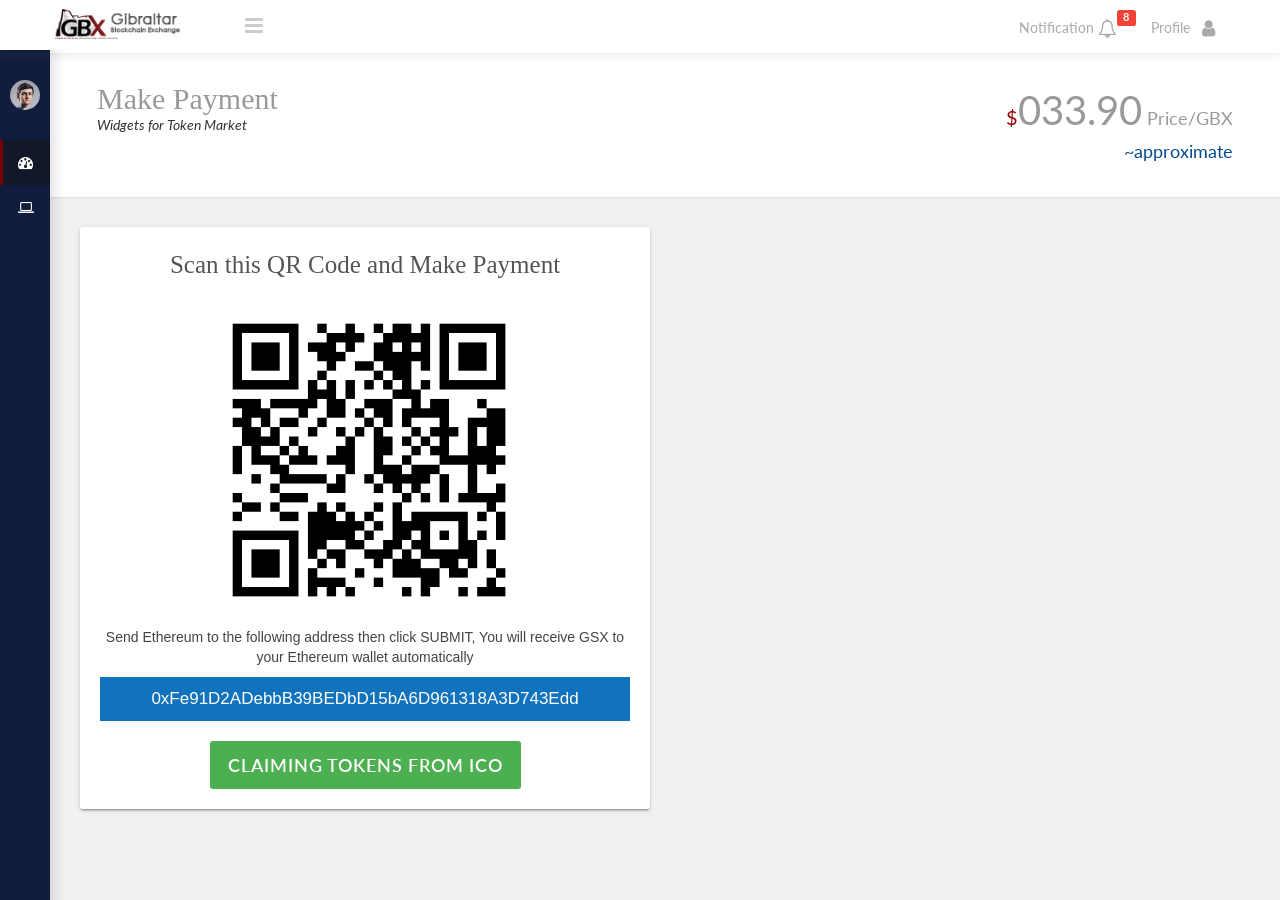
<file: administrator/user/index3.html>
<!DOCTYPE html>
<html>
<head>
    <meta charset="utf-8">
    <meta charset="utf-8">
    <meta http-equiv="X-UA-Compatible" content="IE=edge">
    <meta name="viewport" content="width=device-width, initial-scale=1">
    <!-- CSS-->
    <link rel="stylesheet" type="text/css" href="css/main.css">
    <!-- Font-icon css-->
    <link rel="stylesheet" type="text/css" href="font-awesome.min.css">
    <title>Gibraltar Stock Exchange</title>   
  </head>
  <body class="sidebar-mini fixed  pace-done sidebar-collapse">
    <div class="wrapper">
      <!-- Navbar-->
      <header class="main-header hidden-print" style="box-shadow: 0px 0px 10px rgba(100,100,100, .2)">
        <div style="padding: 10px;background-color: #fff" class="mobss"></div>
        <a class="logo" style="background-color: #fff" href="index.html"><img src="img/gibral_logo12.jpg" style="width: 140px;margin-top:-15px;"></a>
        <div style="padding: 10px;background-color: #fff;border-bottom: solid 1px #eee" class="mobss"></div>
        <nav class="navbar navbar-static-top nava" style="background-color: #fff">
          <!-- Sidebar toggle button--><a class="sidebar-toggle" href="#" data-toggle="offcanvas" style="color: #ccc"></a>
          <!-- Navbar Right Menu-->
          <div class="navbar-custom-menu">
            <ul class="top-nav">
              <!--Notification Menu-->
              <li class="dropdown notification-menu"><a class="dropdown-toggle" href="#" data-toggle="dropdown" aria-expanded="false">Notification <i class="fa fa-bell-o fa-lg"></i><span class="label label-danger" style="position: absolute;top:10px;">8</span></a>
                <ul class="dropdown-menu">
                 
                  <li><a style="padding: 20px;" class="media" href="javascript:;"><span class="media-left media-icon"><span class="fa-stack fa-lg"><i class="fa fa-circle fa-stack-2x text-primary" style="color: #ccc" ></i><i class="fa fa-envelope fa-stack-1x fa-inverse"></i></span></span>
                      <div class="media-body"><span class="block">Lisa sent you a mail</span><span class="text-muted block">2min ago</span></div></a></li>
                  <li><a  style="padding: 20px;" class="media" href="javascript:;"><span class="media-left media-icon"><span class="fa-stack fa-lg"><i class="fa fa-circle fa-stack-2x text-danger" style="color: #ccc"></i><i class="fa fa-hdd-o fa-stack-1x fa-inverse"></i></span></span>
                      <div class="media-body"><span class="block">Server Not Working</span><span class="text-muted block">2min ago</span></div></a></li>
                  <li><a  style="padding: 20px;" class="media" href="javascript:;"><span class="media-left media-icon"><span class="fa-stack fa-lg"><i class="fa fa-circle fa-stack-2x text-default" style="color: #ccc"></i><i class="fa fa-money fa-stack-1x fa-inverse"></i></span></span>
                      <div class="media-body"><span class="block">Transaction xyz complete</span><span class="text-muted block">2min ago</span></div></a></li>
                  <li class="not-footer"><a href="#">See all notifications.</a></li>
                </ul>
              </li>
              <!-- User Menu-->


              <li class="dropdown"><a class="dropdown-toggle" href="#" data-toggle="dropdown" role="button" aria-haspopup="true" aria-expanded="false">Profile &nbsp;&nbsp;<i class="fa  fa-user fa-lg"></i></a>
                <ul class="dropdown-menu settings-menu">
                  <li><a  data-toggle="modal" data-target="#myModal"><i class="fa fa-user fa-lg"></i>  Profile</a></li>
                  <li><a href="index6.html"><i class="fa fa-sign-out fa-lg"></i> Logout</a></li>
                </ul>
              </li>


            </ul>
          </div>
        </nav>
      </header>
      <!-- Side-Nav-->
      <aside class="main-sidebar hidden-print">
        <section class="sidebar">
          <div class="user-panel">
             <div style="padding: 20px;" class="mobss"></div>
            <div class="pull-left image"><img class="img-circle" src="img/48.jpg" alt="User Image"></div>
            <div class="pull-left info">
              <p>Vinshu Gupta</p>
              <p class="designation" style="opacity: .4">Frontend Developer</p>
            </div>
          </div>
          <!-- Sidebar Menu-->
          <ul class="sidebar-menu">
            <li class="active"><a href="index.html"><i class="fa fa-dashboard"></i><span>Dashboard</span></a></li>
            <li class="treeview"><a href="reporting.html"><i class="fa fa-laptop"></i><span>Trasaction Reporting</span></a></li>
            <!-- <li><a href="charts.html"><i class="fa fa-pie-chart"></i><span>Token Sale</span></a></li>        -->
          </ul>
        </section>
      </aside>
      <div class="content-wrapper">
        <div class="page-title" style="padding: 32px">
          <div class="row" style="width: 100%;margin-left:0px">
           <div class="col-sm-3 lft">
            <div style="padding: 20px;" class="mobss"></div>
              <div class="lft_pad">
                <h1 style="font-family: 'Century Gothic';color: #999;font-size: 30px;font-weight: normal;">Make Payment</h1>
                <p>Widgets for Token Market</p>
              </div>
           </div>
           <div class="col-sm-6"></div>
           <div class="col-sm-3 rgt">
              <div class="rgt_pad">
                   <div style="font-size: 40px;color: #999"><span style="color: #900;font-size: 20px;">$</span>033.90<span style="font-size: 18px;"> Price/GBX</span> <div style="font-size: 18px;color: #004a8f">~approximate </div></div>
              </div>
           </div>
          </div>
        </div>
          <div class="clearfix"></div>
        <div class="row" style="">
          <div class="col-sm-6">
            <div class="card">
              <div style="font-family: 'Century Gothic';font-size: 25px;color: #555;text-align: center;">
                       Scan this QR Code and Make Payment
                       <div style="padding: 10px;"></div>
                      
                        <img src="img/qr.jpg">
                        <div style="font-size: 14px;font-family: arial;color:#444;"> Send Ethereum to the following address then click SUBMIT, You will receive GSX to your Ethereum wallet automatically
                          </div>
                          <div style="margin:10px 0px;border-bottom: sdotted 1px #fff;opacity: .3"></div>
                        <div style="padding: 10px;background-color: #1173be;color:#fff;font-family: arial;font-size: 16px;">                         
                         <div style="font-size: 17px;"> 0xFe91D2ADebbB39BEDbD15bA6D961318A3D743Edd</div>
                        </div>
                      </div>
                      <div style="padding: 10px"></div>
                      <center><a href="page-user.html"><button class="btn btn-success  btn-lg maya" data-btn="tab4" type="button">Claiming Tokens from ICO</button></a></center>
            </div>
          </div>
        </div>
      </div>
    </div>

     <!-- Modal -->
    <div id="myModal" class="modal fade" role="dialog">
      <div class="modal-dialog" >

        <!-- Modal content-->
        <div class="modal-content"  style="border-radius: 0px;">
          <div class="modal-header">
            <button type="button" class="close" data-dismiss="modal">&times;</button>
            <h4 class="modal-title" style="font-family: 'Century Gothic'">Update Your Profile</h4>
          </div>
          <div class="modal-body">
           <div style="padding: 30px;">
             <form>
                  <div class="form-group">
                    <label class="control-label">Name</label>
                    <input class="form-control" style="border-radius: 0px;border:solid 1px #ddd;" type="text" placeholder="Enter full name">
                  </div>
                  <div class="form-group">
                    <label class="control-label">Email</label>
                    <input class="form-control" style="border-radius: 0px;border:solid 1px #ddd;"  type="email" placeholder="Enter email address">
                  </div>
                  <div class="form-group">
                    <label class="control-label">Enter Phone no. (Optional)</label>
                    <input class="form-control" style="border-radius: 0px;border:solid 1px #ddd;"  type="email" placeholder="Enter Phone no. address">
                  </div>
                 <!--  <div class="form-group">
                    <label class="control-label">Enter Phone no.</label>
                    <textarea class="form-control" rows="4" placeholder="Enter your phnoe no."></textarea>
                  </div> -->
                  <div class="form-group">
                    <label class="control-label">Gender</label>
                    <div class="radio">
                      <label>
                        <input type="radio"  name="gender">Male
                      </label>
                       <label>
                        <input type="radio" name="gender">Female
                      </label>
                    </div>
                    <div class="radio">
                     
                    </div>
                  </div>
                  <div class="form-group">
                    <label class="control-label">Identity Proof</label>
                    <input class="form-control" 
                    <input class="form-control"  type="file">
                  </div>
                  <div class="form-group">
                    <div class="checkbox">
                      <label>
                        <input type="checkbox">I accept the terms and conditions
                      </label>
                    </div>
                  </div>
                </form>
           </div>
          </div>
          <div class="modal-footer">
            <button type="button" class="btn btn-danger" data-dismiss="modal">Close</button>
          </div>
        </div>

      </div>
    </div>


    <!-- Javascripts-->
    <script src="js/jquery-2.1.4.min.js"></script>
    <script src="js/bootstrap.min.js"></script>
    <script src="js/plugins/pace.min.js"></script>
    <script src="js/main.js"></script>

  </body>

</html>
</file>
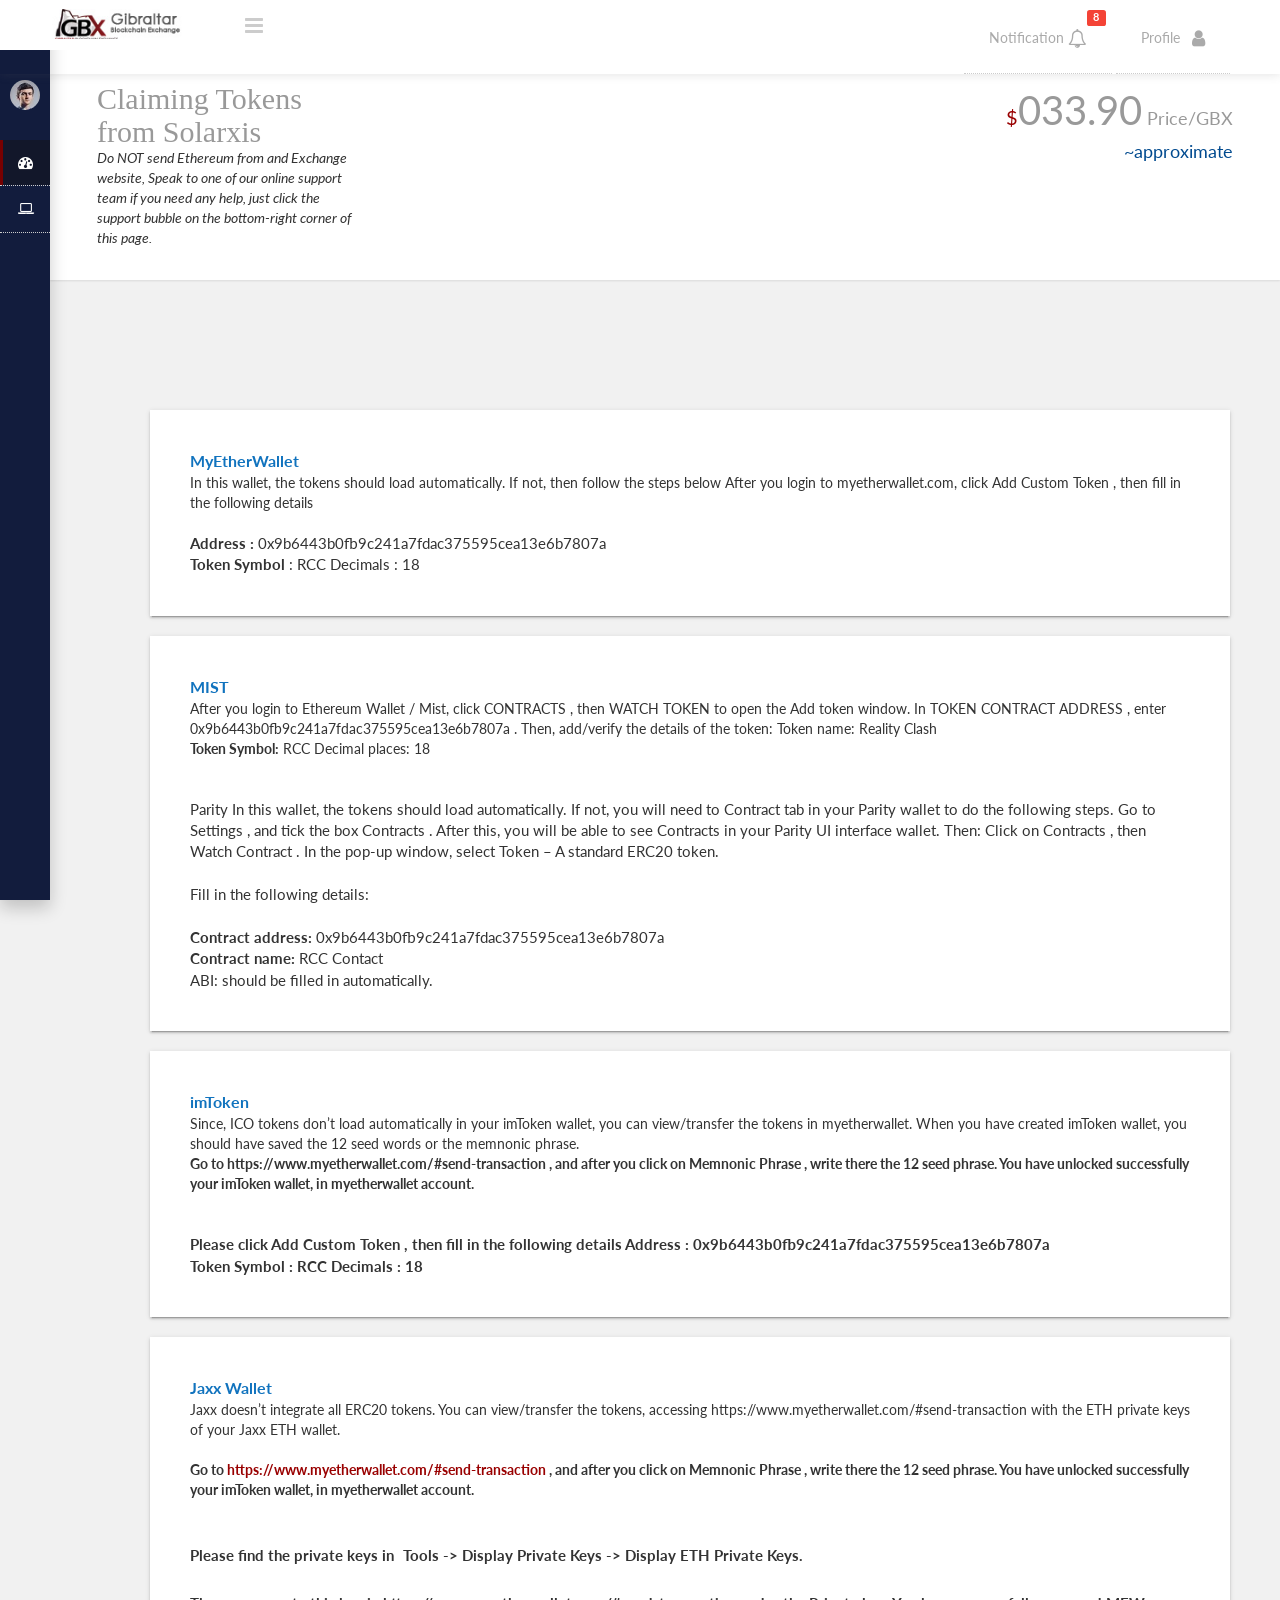
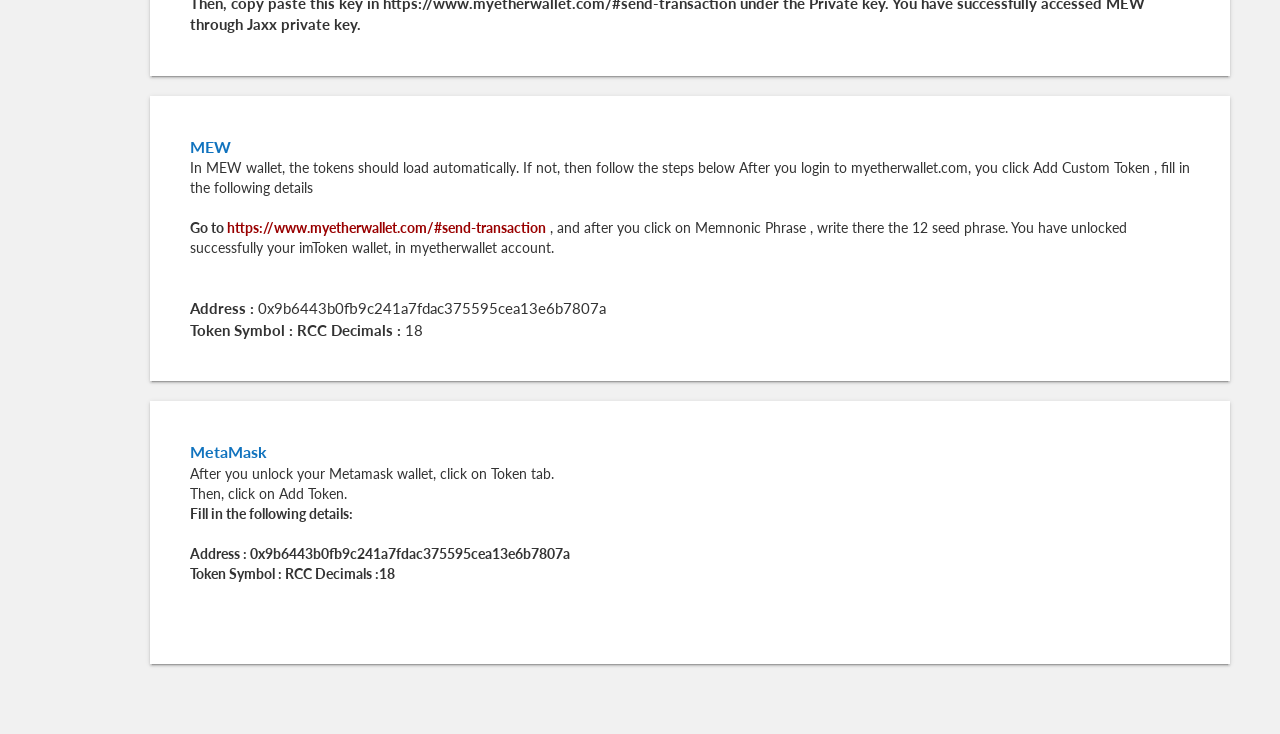
<file: administrator/user/page-user.html>
<!DOCTYPE html>
<html>
<head>
    <meta charset="utf-8">
    <meta charset="utf-8">
    <meta http-equiv="X-UA-Compatible" content="IE=edge">
    <meta name="viewport" content="width=device-width, initial-scale=1">
    <!-- CSS-->
    <link rel="stylesheet" type="text/css" href="css/main.css">
    <!-- Font-icon css-->
    <link rel="stylesheet" type="text/css" href="font-awesome.min.css">
    <title>Gibraltar Stock Exchange</title>   
    <style type="text/css">
      li {
          padding: 10px;
          border-bottom: dotted 1px #ccc;
      }
      .blue{text-overflow: ellipsis;
    white-space: nowrap;}
    </style>
  </head>
  <body class="sidebar-mini fixed  pace-done sidebar-collapse">
    <div class="wrapper">
      <!-- Navbar-->
      <header class="main-header hidden-print" style="box-shadow: 0px 0px 10px rgba(100,100,100, .2)">
        <div style="padding: 10px;background-color: #fff" class="mobss"></div>
        <a class="logo" style="background-color: #fff" href="index.html"><img src="img/gibral_logo12.jpg" style="width: 140px;margin-top:-15px;"></a>
        <div style="padding: 10px;background-color: #fff;border-bottom: solid 1px #eee" class="mobss"></div>
        <nav class="navbar navbar-static-top nava" style="background-color: #fff">
          <!-- Sidebar toggle button--><a class="sidebar-toggle" href="#" data-toggle="offcanvas" style="color: #ccc"></a>
          <!-- Navbar Right Menu-->
          <div class="navbar-custom-menu">
            <ul class="top-nav">
              <!--Notification Menu-->
              <li class="dropdown notification-menu"><a class="dropdown-toggle" href="#" data-toggle="dropdown" aria-expanded="false">Notification <i class="fa fa-bell-o fa-lg"></i><span class="label label-danger" style="position: absolute;top:10px;">8</span></a>
                <ul class="dropdown-menu">
                 
                  <li><a style="padding: 20px;" class="media" href="javascript:;"><span class="media-left media-icon"><span class="fa-stack fa-lg"><i class="fa fa-circle fa-stack-2x text-primary" style="color: #ccc" ></i><i class="fa fa-envelope fa-stack-1x fa-inverse"></i></span></span>
                      <div class="media-body"><span class="block">Lisa sent you a mail</span><span class="text-muted block">2min ago</span></div></a></li>
                  <li><a  style="padding: 20px;" class="media" href="javascript:;"><span class="media-left media-icon"><span class="fa-stack fa-lg"><i class="fa fa-circle fa-stack-2x text-danger" style="color: #ccc"></i><i class="fa fa-hdd-o fa-stack-1x fa-inverse"></i></span></span>
                      <div class="media-body"><span class="block">Server Not Working</span><span class="text-muted block">2min ago</span></div></a></li>
                  <li><a  style="padding: 20px;" class="media" href="javascript:;"><span class="media-left media-icon"><span class="fa-stack fa-lg"><i class="fa fa-circle fa-stack-2x text-default" style="color: #ccc"></i><i class="fa fa-money fa-stack-1x fa-inverse"></i></span></span>
                      <div class="media-body"><span class="block">Transaction xyz complete</span><span class="text-muted block">2min ago</span></div></a></li>
                  <li class="not-footer"><a href="#">See all notifications.</a></li>
                </ul>
              </li>
              <!-- User Menu-->


              <li class="dropdown"><a class="dropdown-toggle" href="#" data-toggle="dropdown" role="button" aria-haspopup="true" aria-expanded="false">Profile &nbsp;&nbsp;<i class="fa  fa-user fa-lg"></i></a>
                <ul class="dropdown-menu settings-menu">
                  <li><a  data-toggle="modal" data-target="#myModal"><i class="fa fa-user fa-lg"></i>  Profile</a></li>
                  <li><a href="index6.html"><i class="fa fa-sign-out fa-lg"></i> Logout</a></li>
                </ul>
              </li>


            </ul>
          </div>
        </nav>
      </header>
      <!-- Side-Nav-->
      <aside class="main-sidebar hidden-print">
        <section class="sidebar">
          <div class="user-panel">
             <div style="padding: 20px;" class="mobss"></div>
            <div class="pull-left image"><img class="img-circle" src="img/48.jpg" alt="User Image"></div>
            <div class="pull-left info">
              <p>Vinshu Gupta</p>
              <p class="designation" style="opacity: .4">Frontend Developer</p>
            </div>
          </div>
          <!-- Sidebar Menu-->
          <ul class="sidebar-menu">
            <li class="active"><a href="index.html"><i class="fa fa-dashboard"></i><span>Dashboard</span></a></li>
            <li class="treeview"><a href="reporting.html"><i class="fa fa-laptop"></i><span>Trasaction Reporting</span></a></li>
           <!--  <li><a href="charts.html"><i class="fa fa-pie-chart"></i><span>Token Sale</span></a></li>     -->   
          </ul>
        </section>
      </aside>
      <div class="content-wrapper">
        <div class="page-title" style="padding: 32px">
          <div class="row" style="width: 100%;margin-left:0px">
           <div class="col-sm-3 lft">
            <div style="padding: 20px;" class="mobss"></div>
              <div class="lft_pad">
                <h1 style="font-family: 'Century Gothic';color: #999;font-size: 30px;font-weight: normal;">Claiming Tokens from Solarxis</h1>
                <p>Do NOT send Ethereum from and Exchange website, Speak to one of our online support team if you need any help, just click the support bubble on the bottom-right corner of this page.</p>
              </div>
           </div>
           <div class="col-sm-6"></div>
           <div class="col-sm-3 rgt">
              <div class="rgt_pad">
                   <div style="font-size: 40px;color: #999"><span style="color: #900;font-size: 20px;">$</span>033.90<span style="font-size: 18px;"> Price/GBX</span> <div style="font-size: 18px;color: #004a8f">~approximate </div></div>
              </div>
           </div>
          </div>
        </div>
          <div class="clearfix"></div>
      <div class="content-wrapper">
        <div class="row user">         
          <div class="col-md-12">
            <div class="tab-content">
              <div class="tab-pane active" id="user-timeline">
                <div class="timeline">
                  <div class="post">
                    <div class="">
                      <div style="padding: 20px;">
                         <b class="slabo" style="font-size: 16px;color:#1173be"> MyEtherWallet</b><br>

                          In this wallet, the tokens should load automatically.
                          If not, then follow the steps below After you login to myetherwallet.com, click Add Custom Token , then fill in the following details<br><br>

                          <div style="font-size: 15px;">
                          <b class="blue">  Address :</b> 0x9b6443b0fb9c241a7fd<wbr/>ac375595cea13e6b7807a<br>
                          <b class="blue">Token Symbol </b>: RCC Decimals : 18
                          </div>
                        </div>
                    </div>
                  </div>
                  

                  <div class="post">
                    <div class="">
                      <div style="padding: 20px;">
                       <b class="slabo" style="font-size: 16px;color:#1173be"> MIST</b><br>

                        After you login to Ethereum Wallet / Mist, click CONTRACTS , then WATCH TOKEN to open the Add token window.
                          In TOKEN CONTRACT ADDRESS , enter 0x9b6443b0fb9c241<wbr/>a7fdac375595cea13e6b7807a . Then, add/verify the details of the token:
                          Token name: Reality Clash<br>
                          <div class="slabo"><b class="bl">Token Symbol:</b> RCC Decimal places: 18 </div><br><br>

                        <div style="font-size: 15px;">
                        Parity In this wallet, the tokens should load automatically.
                        If not, you will need to Contract tab in your Parity wallet to do the following steps.
                        Go to Settings , and tick the box Contracts . After this, you will be able to see Contracts in your Parity UI interface wallet.
                        Then: Click on Contracts , then Watch Contract . In the pop-up window, select Token – A standard ERC20 token.<br><br>
                        Fill in the following details:<br><br>
                        <b class="bl">Contract address:</b> 0x9b6443b0fb9c241a7<wbr/>fdac375595cea13e6b7807a<br>
                        <b class="bl">Contract name: </b> RCC Contact
                       <div class="slabo blue"> ABI: should be filled in automatically.</div>
                        </div>
                      </div>
                    </div>
                  </div>


                  <div class="post">
                    <div class="">
                      <div style="padding: 20px;">
                         <b class="slabo" style="font-size: 16px;color:#1173be"> imToken</b><br>

                          Since, ICO tokens don’t load automatically in your imToken wallet, you can view/transfer the tokens in myetherwallet.
                          When you have created imToken wallet, you should have saved the 12 seed words or the memnonic phrase.<br>
                                          <div class="slabo"><b>Go to https://www.myetherwallet.com/#send-transaction , and after you click on Memnonic Phrase , write there the 12 seed phrase.
                          You have unlocked successfully your imToken wallet, in myetherwallet account.</b></div><b><br><br>

                                        <div style="font-size: 15px;">
                                       Please click Add Custom Token , then fill in the following details
                          Address : 0x9b6443b0fb9c241a7<wbr/>fdac375595cea13e6b7807a

                         <div class="slabo blue"> Token Symbol : RCC Decimals : 18</div>
                          </div>
                        </b></div>
                    </div>
                  </div>

                  <div class="post">
                    <div class="">
                      <div style="padding: 20px;">
                     <b class="slabo" style="font-size: 16px;color:#1173be"> Jaxx Wallet</b><br>

                    Jaxx doesn’t integrate all ERC20 tokens.
        You can view/transfer the tokens, accessing https://www.myetherwallet.<wbr/>com/#send-transaction with the ETH private keys of your Jaxx ETH wallet.<br>
                       <br> <div class="slabo"><b>Go to <a href="https://www.myetherwallet.com/#send-transaction">https://www.myetherwallet.com/#send-transaction</a> , and after you click on Memnonic Phrase , write there the 12 seed phrase.
        You have unlocked successfully your imToken wallet, in myetherwallet account.</b></div><b><br><br>

                      <div style="font-size: 15px;">
                   Please find the private keys in <div class="blue_back" style="display: inline-block;padding:5px">Tools -&gt; Display Private Keys -&gt; Display ETH Private Keys.</div><br><br>
        Then, copy paste this key in <b class="bl">https://www.myetherwallet<wbr/>.com/#send-transaction</b> under the Private key.
        You have successfully accessed MEW through Jaxx private key.           
                      </div>
                    </b></div>
                    </div>
                  </div>


                  <div class="post">
                    <div class="">
                      <div style="padding: 20px;">
                         <b class="slabo" style="font-size: 16px;color:#1173be"> MEW</b><br>

                        In MEW wallet, the tokens should load automatically.
                          If not, then follow the steps below After you login to myetherwallet.com, you click Add Custom Token , fill in the following details<br>
                           <br> <div class="slabo"><b>Go to <a href="https://www.myetherwallet.com/#send-transaction">https://www.myetherwallet.com/#send-transaction</a></b> , and after you click on Memnonic Phrase , write there the 12 seed phrase.
                          You have unlocked successfully your imToken wallet, in myetherwallet account.</div><br><br>

                          <div style="font-size: 15px;">
                          <b class="bl">Address :</b> 0x9b6443b0fb9c241a7<wbr/>fdac375595cea13e6b7807a<br>
                          <b class="bl">Token Symbol : RCC Decimals :</b> 18         
                          </div>
                        </div>
                    </div>
                  </div>


                  <div class="post">
                    <div class="">
                      <div style="padding: 20px;">
                                 <b class="slabo" style="font-size: 16px;color:#1173be"> MetaMask</b><br>

                               After you unlock your Metamask wallet, click on Token tab.<br>
                    Then, click on Add Token.<br>
                                    <div class="slabo"><b>Fill in the following details:<br><br>

                    <b class="bl">Address : </b>0x9b6443b0fb9c241a7<wbr/>fdac375595cea13e6b7807a<br>
                    <b class="bl">Token Symbol :</b> RCC Decimals :18</b></div><b><br><br>

                                 
                                </b></div>
                    </div>
                  </div>


                </div>
              </div>
             
              </div>
            </div>
          </div>
        </div>
      </div>
    </div>

    <!-- Modal -->
    <div id="myModal" class="modal fade" role="dialog">
      <div class="modal-dialog" >

        <!-- Modal content-->
        <div class="modal-content"  style="border-radius: 0px;">
          <div class="modal-header">
            <button type="button" class="close" data-dismiss="modal">&times;</button>
            <h4 class="modal-title" style="font-family: 'Century Gothic'">Update Your Profile</h4>
          </div>
          <div class="modal-body">
           <div style="padding: 30px;">
             <form>
                  <div class="form-group">
                    <label class="control-label">Name</label>
                    <input class="form-control" style="border-radius: 0px;border:solid 1px #ddd;" type="text" placeholder="Enter full name">
                  </div>
                  <div class="form-group">
                    <label class="control-label">Email</label>
                    <input class="form-control" style="border-radius: 0px;border:solid 1px #ddd;"  type="email" placeholder="Enter email address">
                  </div>
                  <div class="form-group">
                    <label class="control-label">Enter Phone no. (Optional)</label>
                    <input class="form-control" style="border-radius: 0px;border:solid 1px #ddd;"  type="email" placeholder="Enter Phone no. address">
                  </div>
                 <!--  <div class="form-group">
                    <label class="control-label">Enter Phone no.</label>
                    <textarea class="form-control" rows="4" placeholder="Enter your phnoe no."></textarea>
                  </div> -->
                  <div class="form-group">
                    <label class="control-label">Gender</label>
                    <div class="radio">
                      <label>
                        <input type="radio"  name="gender">Male
                      </label>
                       <label>
                        <input type="radio" name="gender">Female
                      </label>
                    </div>
                    <div class="radio">
                     
                    </div>
                  </div>
                  <div class="form-group">
                    <label class="control-label">Identity Proof</label>
                    <input class="form-control" 
                    <input class="form-control"  type="file">
                  </div>
                  <div class="form-group">
                    <div class="checkbox">
                      <label>
                        <input type="checkbox">I accept the terms and conditions
                      </label>
                    </div>
                  </div>
                </form>
           </div>
          </div>
          <div class="modal-footer">
            <button type="button" class="btn btn-danger" data-dismiss="modal">Close</button>
          </div>
        </div>

      </div>
    </div>


    <!-- Javascripts-->
    <script src="js/jquery-2.1.4.min.js"></script>
    <script src="js/bootstrap.min.js"></script>
    <script src="js/plugins/pace.min.js"></script>
    <script src="js/main.js"></script>
  </body>

</html>
</file>
<file: administrator/user/css/main.css>
@charset "UTF-8";
/*!
 * Vali Admin
 * Author: Pratik Borsadiya
 * ================================*/
@import url(https://fonts.googleapis.com/css?family=Lato:300,400,400i,700);
@import url(https://fonts.googleapis.com/css?family=Niconne);
/*
 * Bootstrap v3.3.6
 */
/*! normalize.css v3.0.3 | MIT License | github.com/necolas/normalize.css */
html {
  -ms-text-size-adjust: 100%;
  -webkit-text-size-adjust: 100%;
}

body {
  margin: 0;
}

.mobss{
  display: none;
}
.lft{text-align: left;}
.rgt{text-align: right;}
.lft_pad{padding: 0px}
.rgt_pad{padding: 0px}
.clr{
  clear: both;
  width: 100%
}
.ico{width: 80%}
.nava{border-bottom: solid 1px transparent}

 @media only screen and (max-width: 980px) {
     .mobss { display: block; }  
     .lft{text-align: center;}
     .lft_pad{padding: 10px;border-bottom: solid 1px #eee;}
     .rgt_pad{padding: 10px;}
    .rgt{text-align: center;}   
    .ico{width: 100px;}
    .nava{border-bottom: solid 1px #eee}
}

article,
aside,
details,
figcaption,
figure,
footer,
header,
hgroup,
main,
menu,
nav,
section,
summary {
  display: block;
}

audio,
canvas,
progress,
video {
  display: inline-block;
  vertical-align: baseline;
}

audio:not([controls]) {
  display: none;
  height: 0;
}

[hidden],
template {
  display: none;
}

a {
  background-color: transparent;
}

a:active,
a:hover {
  outline: 0;
}

abbr[title] {
  border-bottom: 1px dotted;
}

b,
strong {
  font-weight: bold;
}

dfn {
  font-style: italic;
}

h1 {
  font-size: 2em;
  margin: 0.67em 0;
}

mark {
  background: #ff0;
  color: #000;
}

small {
  font-size: 80%;
}

sub,
sup {
  font-size: 75%;
  line-height: 0;
  position: relative;
  vertical-align: baseline;
}

sup {
  top: -0.5em;
}

sub {
  bottom: -0.25em;
}

img {
  border: 0;
}

svg:not(:root) {
  overflow: hidden;
}

figure {
  margin: 1em 40px;
}

hr {
  -webkit-box-sizing: content-box;
          box-sizing: content-box;
  height: 0;
}

pre {
  overflow: auto;
}

code,
kbd,
pre,
samp {
  font-family: monospace, monospace;
  font-size: 1em;
}

button,
input,
optgroup,
select,
textarea {
  color: inherit;
  font: inherit;
  margin: 0;
}

button {
  overflow: visible;
}

button,
select {
  text-transform: none;
}

button,
html input[type="button"],
input[type="reset"],
input[type="submit"] {
  -webkit-appearance: button;
  cursor: pointer;
}

button[disabled],
html input[disabled] {
  cursor: default;
}

button::-moz-focus-inner,
input::-moz-focus-inner {
  border: 0;
  padding: 0;
}

input {
  line-height: normal;
}

input[type="checkbox"],
input[type="radio"] {
  -webkit-box-sizing: border-box;
          box-sizing: border-box;
  padding: 0;
}

input[type="number"]::-webkit-inner-spin-button,
input[type="number"]::-webkit-outer-spin-button {
  height: auto;
}

input[type="search"] {
  -webkit-appearance: textfield;
  -webkit-box-sizing: content-box;
          box-sizing: content-box;
}

input[type="search"]::-webkit-search-cancel-button,
input[type="search"]::-webkit-search-decoration {
  -webkit-appearance: none;
}

fieldset {
  border: 1px solid #c0c0c0;
  margin: 0 2px;
  padding: 0.35em 0.625em 0.75em;
}

legend {
  border: 0;
  padding: 0;
}

textarea {
  overflow: auto;
}

optgroup {
  font-weight: bold;
}

table {
  border-collapse: collapse;
  border-spacing: 0;
}

td,
th {
  padding: 0;
}

/*! Source: https://github.com/h5bp/html5-boilerplate/blob/master/src/css/main.css */
@media print {
  *,
  *:before,
  *:after {
    background: transparent !important;
    color: #000 !important;
    -webkit-box-shadow: none !important;
            box-shadow: none !important;
    text-shadow: none !important;
  }
  a,
  a:visited {
    text-decoration: underline;
  }
  a[href]:after {
    content: " (" attr(href) ")";
  }
  abbr[title]:after {
    content: " (" attr(title) ")";
  }
  a[href^="#"]:after,
  a[href^="javascript:"]:after {
    content: "";
  }
  pre,
  blockquote {
    border: 1px solid #999;
    page-break-inside: avoid;
  }
  thead {
    display: table-header-group;
  }
  tr,
  img {
    page-break-inside: avoid;
  }
  img {
    max-width: 100% !important;
  }
  p,
  h2,
  h3 {
    orphans: 3;
    widows: 3;
  }
  h2,
  h3 {
    page-break-after: avoid;
  }
  .navbar {
    display: none;
  }
  .btn > .caret,
  .dropup > .btn > .caret {
    border-top-color: #000 !important;
  }
  .label {
    border: 1px solid #000;
  }
  .table {
    border-collapse: collapse !important;
  }
  .table td,
  .table th {
    background-color: #fff !important;
  }
  .table-bordered th,
  .table-bordered td {
    border: 1px solid #ddd !important;
  }
}

* {
  -webkit-box-sizing: border-box;
  box-sizing: border-box;
}

*:before,
*:after {
  -webkit-box-sizing: border-box;
  box-sizing: border-box;
}

html {
  font-size: 10px;
  -webkit-tap-highlight-color: transparent;
}

body {
  font-family: "Lato", -apple-system, BlinkMacSystemFont, "Segoe UI", Roboto, "Helvetica Neue", Arial, sans-serif;
  font-size: 14px;
  line-height: 1.428571429;
  color: #333333;
  /*background-color: #e5e5e5;*/
  background-color: #e4e4e480;
}

input,
button,
select,
textarea {
  font-family: inherit;
  font-size: inherit;
  line-height: inherit;
}

a {
  color: #900;
  text-decoration: none;
  cursor: pointer;
}

a:hover, a:focus {
  color: #900;
  outline: none !important;
  -webkit-transition: all 0.3s ease;
  -o-transition: all 0.3s ease;
  transition: all 0.3s ease;
  text-decoration: none;
}

a:active {
  outline: none !important;
}

figure {
  margin: 0;
}

img {
  vertical-align: middle;
}

.img-responsive {
  display: block;
  max-width: 100%;
  height: auto;
}

.img-rounded {
  border-radius: 6px;
}

.img-thumbnail {
  padding: 4px;
  line-height: 1.428571429;
  background-color: #e5e5e5;
  border: 1px solid #ddd;
  border-radius: 4px;
  -webkit-transition: all 0.2s ease-in-out;
  -o-transition: all 0.2s ease-in-out;
  transition: all 0.2s ease-in-out;
  display: inline-block;
  max-width: 100%;
  height: auto;
}

.img-circle {
  border-radius: 50%;
}

hr {
  margin-top: 20px;
  margin-bottom: 20px;
  border: 0;
  border-top: 1px solid #eeeeee;
}

.sr-only {
  position: absolute;
  width: 1px;
  height: 1px;
  margin: -1px;
  padding: 0;
  overflow: hidden;
  clip: rect(0, 0, 0, 0);
  border: 0;
}

.sr-only-focusable:active, .sr-only-focusable:focus {
  position: static;
  width: auto;
  height: auto;
  margin: 0;
  overflow: visible;
  clip: auto;
}

[role="button"] {
  cursor: pointer;
}

h1, h2, h3, h4, h5, h6,
.h1, .h2, .h3, .h4, .h5, .h6 {
  font-family: inherit;
  font-weight: 700;
  line-height: 1.1;
  color: inherit;
}

h1 small,
h1 .small, h2 small,
h2 .small, h3 small,
h3 .small, h4 small,
h4 .small, h5 small,
h5 .small, h6 small,
h6 .small,
.h1 small,
.h1 .small, .h2 small,
.h2 .small, .h3 small,
.h3 .small, .h4 small,
.h4 .small, .h5 small,
.h5 .small, .h6 small,
.h6 .small {
  font-weight: normal;
  line-height: 1;
  color: #777777;
}

h1, .h1,
h2, .h2,
h3, .h3 {
  margin-top: 20px;
  margin-bottom: 10px;
}

h1 small,
h1 .small, .h1 small,
.h1 .small,
h2 small,
h2 .small, .h2 small,
.h2 .small,
h3 small,
h3 .small, .h3 small,
.h3 .small {
  font-size: 65%;
}

h4, .h4,
h5, .h5,
h6, .h6 {
  margin-top: 10px;
  margin-bottom: 10px;
}

h4 small,
h4 .small, .h4 small,
.h4 .small,
h5 small,
h5 .small, .h5 small,
.h5 .small,
h6 small,
h6 .small, .h6 small,
.h6 .small {
  font-size: 75%;
}

h1, .h1 {
  font-size: 36px;
}

h2, .h2 {
  font-size: 30px;
}

h3, .h3 {
  font-size: 24px;
}

h4, .h4 {
  font-size: 18px;
}

h5, .h5 {
  font-size: 14px;
}

h6, .h6 {
  font-size: 12px;
}

p {
  margin: 0 0 10px;
}

.lead {
  margin-bottom: 20px;
  font-size: 16px;
  font-weight: 300;
  line-height: 1.4;
}

@media (min-width: 768px) {
  .lead {
    font-size: 21px;
  }
}

small,
.small {
  font-size: 85%;
}

mark,
.mark {
  background-color: #fcf8e3;
  padding: .2em;
}

.text-left {
  text-align: left;
}

.text-right {
  text-align: right;
}

.text-center {
  text-align: center;
}

.text-justify {
  text-align: justify;
}

.text-nowrap {
  white-space: nowrap;
}

.text-lowercase {
  text-transform: lowercase;
}

.text-uppercase, .initialism {
  text-transform: uppercase;
}

.text-capitalize {
  text-transform: capitalize;
}

.text-muted {
  color: #777777;
}

.text-primary {
  color: #009688;
}

a.text-primary:hover,
a.text-primary:focus {
  color: #00635a;
}

.text-success {
  color: #3c763d;
}

a.text-success:hover,
a.text-success:focus {
  color: #2b542c;
}

.text-info {
  color: #31708f;
}

a.text-info:hover,
a.text-info:focus {
  color: #245269;
}

.text-warning {
  color: #8a6d3b;
}

a.text-warning:hover,
a.text-warning:focus {
  color: #66512c;
}

.text-danger {
  color: #a94442;
}

a.text-danger:hover,
a.text-danger:focus {
  color: #843534;
}

.bg-primary {
  color: #fff;
}

.bg-primary {
  background-color: #009688;
}

a.bg-primary:hover,
a.bg-primary:focus {
  background-color: #00635a;
}

.bg-success {
  background-color: #dff0d8;
}

a.bg-success:hover,
a.bg-success:focus {
  background-color: #c1e2b3;
}

.bg-info {
  background-color: #d9edf7;
}

a.bg-info:hover,
a.bg-info:focus {
  background-color: #afd9ee;
}

.bg-warning {
  background-color: #fcf8e3;
}

a.bg-warning:hover,
a.bg-warning:focus {
  background-color: #f7ecb5;
}

.bg-danger {
  background-color: #f2dede;
}

a.bg-danger:hover,
a.bg-danger:focus {
  background-color: #e4b9b9;
}

.page-header {
  padding-bottom: 9px;
  margin: 40px 0 20px;
  border-bottom: 1px solid #eeeeee;
}

ul,
ol {
  margin-top: 0;
  margin-bottom: 10px;
}

ul ul,
ul ol,
ol ul,
ol ol {
  margin-bottom: 0;
}

.list-unstyled {
  padding-left: 0;
  list-style: none;
}

.list-inline {
  padding-left: 0;
  list-style: none;
  margin-left: -5px;
}

.list-inline > li {
  display: inline-block;
  padding-left: 5px;
  padding-right: 5px;
}

dl {
  margin-top: 0;
  margin-bottom: 20px;
}

dt,
dd {
  line-height: 1.428571429;
}

dt {
  font-weight: bold;
}

dd {
  margin-left: 0;
}

.dl-horizontal dd:before, .dl-horizontal dd:after {
  content: " ";
  display: table;
}

.dl-horizontal dd:after {
  clear: both;
}

@media (min-width: 768px) {
  .dl-horizontal dt {
    float: left;
    width: 160px;
    clear: left;
    text-align: right;
    overflow: hidden;
    -o-text-overflow: ellipsis;
       text-overflow: ellipsis;
    white-space: nowrap;
  }
  .dl-horizontal dd {
    margin-left: 180px;
  }
}

abbr[title],
abbr[data-original-title] {
  cursor: help;
  border-bottom: 1px dotted #777777;
}

.initialism {
  font-size: 90%;
}

blockquote {
  padding: 10px 20px;
  margin: 0 0 20px;
  font-size: 17.5px;
  border-left: 5px solid #eeeeee;
}

blockquote p:last-child,
blockquote ul:last-child,
blockquote ol:last-child {
  margin-bottom: 0;
}

blockquote footer,
blockquote small,
blockquote .small {
  display: block;
  font-size: 80%;
  line-height: 1.428571429;
  color: #777777;
}

blockquote footer:before,
blockquote small:before,
blockquote .small:before {
  content: '\2014 \00A0';
}

.blockquote-reverse,
blockquote.pull-right {
  padding-right: 15px;
  padding-left: 0;
  border-right: 5px solid #eeeeee;
  border-left: 0;
  text-align: right;
}

.blockquote-reverse footer:before,
.blockquote-reverse small:before,
.blockquote-reverse .small:before,
blockquote.pull-right footer:before,
blockquote.pull-right small:before,
blockquote.pull-right .small:before {
  content: '';
}

.blockquote-reverse footer:after,
.blockquote-reverse small:after,
.blockquote-reverse .small:after,
blockquote.pull-right footer:after,
blockquote.pull-right small:after,
blockquote.pull-right .small:after {
  content: '\00A0 \2014';
}

address {
  margin-bottom: 20px;
  font-style: normal;
  line-height: 1.428571429;
}

code,
kbd,
pre,
samp {
  font-family: Menlo, Monaco, Consolas, "Courier New", monospace;
}

code {
  padding: 2px 4px;
  font-size: 90%;
  color: #c7254e;
  background-color: #f9f2f4;
  border-radius: 4px;
}

kbd {
  padding: 2px 4px;
  font-size: 90%;
  color: #fff;
  background-color: #333;
  border-radius: 3px;
  -webkit-box-shadow: inset 0 -1px 0 rgba(0, 0, 0, 0.25);
          box-shadow: inset 0 -1px 0 rgba(0, 0, 0, 0.25);
}

kbd kbd {
  padding: 0;
  font-size: 100%;
  font-weight: bold;
  -webkit-box-shadow: none;
          box-shadow: none;
}

pre {
  display: block;
  padding: 9.5px;
  margin: 0 0 10px;
  font-size: 13px;
  line-height: 1.428571429;
  word-break: break-all;
  word-wrap: break-word;
  color: #333333;
  background-color: #f5f5f5;
  border: 1px solid #ccc;
  border-radius: 4px;
}

pre code {
  padding: 0;
  font-size: inherit;
  color: inherit;
  white-space: pre-wrap;
  background-color: transparent;
  border-radius: 0;
}

.pre-scrollable {
  max-height: 340px;
  overflow-y: scroll;
}

.container {
  margin-right: auto;
  margin-left: auto;
  padding-left: 15px;
  padding-right: 15px;
}

.container:before, .container:after {
  content: " ";
  display: table;
}

.container:after {
  clear: both;
}

@media (min-width: 768px) {
  .container {
    width: 750px;
  }
}

@media (min-width: 992px) {
  .container {
    width: 970px;
  }
}

@media (min-width: 1200px) {
  .container {
    width: 1170px;
  }
}

.container-fluid {
  margin-right: auto;
  margin-left: auto;
  padding-left: 15px;
  padding-right: 15px;
}

.container-fluid:before, .container-fluid:after {
  content: " ";
  display: table;
}

.container-fluid:after {
  clear: both;
}

.row {
  margin-left: -15px;
  margin-right: -15px;
}

.row:before, .row:after {
  content: " ";
  display: table;
}

.row:after {
  clear: both;
}

.col-xs-1, .col-sm-1, .col-md-1, .col-lg-1, .col-xs-2, .col-sm-2, .col-md-2, .col-lg-2, .col-xs-3, .col-sm-3, .col-md-3, .col-lg-3, .col-xs-4, .col-sm-4, .col-md-4, .col-lg-4, .col-xs-5, .col-sm-5, .col-md-5, .col-lg-5, .col-xs-6, .col-sm-6, .col-md-6, .col-lg-6, .col-xs-7, .col-sm-7, .col-md-7, .col-lg-7, .col-xs-8, .col-sm-8, .col-md-8, .col-lg-8, .col-xs-9, .col-sm-9, .col-md-9, .col-lg-9, .col-xs-10, .col-sm-10, .col-md-10, .col-lg-10, .col-xs-11, .col-sm-11, .col-md-11, .col-lg-11, .col-xs-12, .col-sm-12, .col-md-12, .col-lg-12 {
  position: relative;
  min-height: 1px;
  padding-left: 15px;
  padding-right: 15px;
}

.col-xs-1, .col-xs-2, .col-xs-3, .col-xs-4, .col-xs-5, .col-xs-6, .col-xs-7, .col-xs-8, .col-xs-9, .col-xs-10, .col-xs-11, .col-xs-12 {
  float: left;
}

.col-xs-1 {
  width: 8.3333333333%;
}

.col-xs-2 {
  width: 16.6666666667%;
}

.col-xs-3 {
  width: 25%;
}

.col-xs-4 {
  width: 33.3333333333%;
}

.col-xs-5 {
  width: 41.6666666667%;
}

.col-xs-6 {
  width: 50%;
}

.col-xs-7 {
  width: 58.3333333333%;
}

.col-xs-8 {
  width: 66.6666666667%;
}

.col-xs-9 {
  width: 75%;
}

.col-xs-10 {
  width: 83.3333333333%;
}

.col-xs-11 {
  width: 91.6666666667%;
}

.col-xs-12 {
  width: 100%;
}

.col-xs-pull-0 {
  right: auto;
}

.col-xs-pull-1 {
  right: 8.3333333333%;
}

.col-xs-pull-2 {
  right: 16.6666666667%;
}

.col-xs-pull-3 {
  right: 25%;
}

.col-xs-pull-4 {
  right: 33.3333333333%;
}

.col-xs-pull-5 {
  right: 41.6666666667%;
}

.col-xs-pull-6 {
  right: 50%;
}

.col-xs-pull-7 {
  right: 58.3333333333%;
}

.col-xs-pull-8 {
  right: 66.6666666667%;
}

.col-xs-pull-9 {
  right: 75%;
}

.col-xs-pull-10 {
  right: 83.3333333333%;
}

.col-xs-pull-11 {
  right: 91.6666666667%;
}

.col-xs-pull-12 {
  right: 100%;
}

.col-xs-push-0 {
  left: auto;
}

.col-xs-push-1 {
  left: 8.3333333333%;
}

.col-xs-push-2 {
  left: 16.6666666667%;
}

.col-xs-push-3 {
  left: 25%;
}

.col-xs-push-4 {
  left: 33.3333333333%;
}

.col-xs-push-5 {
  left: 41.6666666667%;
}

.col-xs-push-6 {
  left: 50%;
}

.col-xs-push-7 {
  left: 58.3333333333%;
}

.col-xs-push-8 {
  left: 66.6666666667%;
}

.col-xs-push-9 {
  left: 75%;
}

.col-xs-push-10 {
  left: 83.3333333333%;
}

.col-xs-push-11 {
  left: 91.6666666667%;
}

.col-xs-push-12 {
  left: 100%;
}

.col-xs-offset-0 {
  margin-left: 0%;
}

.col-xs-offset-1 {
  margin-left: 8.3333333333%;
}

.col-xs-offset-2 {
  margin-left: 16.6666666667%;
}

.col-xs-offset-3 {
  margin-left: 25%;
}

.col-xs-offset-4 {
  margin-left: 33.3333333333%;
}

.col-xs-offset-5 {
  margin-left: 41.6666666667%;
}

.col-xs-offset-6 {
  margin-left: 50%;
}

.col-xs-offset-7 {
  margin-left: 58.3333333333%;
}

.col-xs-offset-8 {
  margin-left: 66.6666666667%;
}

.col-xs-offset-9 {
  margin-left: 75%;
}

.col-xs-offset-10 {
  margin-left: 83.3333333333%;
}

.col-xs-offset-11 {
  margin-left: 91.6666666667%;
}

.col-xs-offset-12 {
  margin-left: 100%;
}

@media (min-width: 768px) {
  .col-sm-1, .col-sm-2, .col-sm-3, .col-sm-4, .col-sm-5, .col-sm-6, .col-sm-7, .col-sm-8, .col-sm-9, .col-sm-10, .col-sm-11, .col-sm-12 {
    float: left;
  }
  .col-sm-1 {
    width: 8.3333333333%;
  }
  .col-sm-2 {
    width: 16.6666666667%;
  }
  .col-sm-3 {
    width: 25%;
  }
  .col-sm-4 {
    width: 33.3333333333%;
  }
  .col-sm-5 {
    width: 41.6666666667%;
  }
  .col-sm-6 {
    width: 50%;
  }
  .col-sm-7 {
    width: 58.3333333333%;
  }
  .col-sm-8 {
    width: 66.6666666667%;
  }
  .col-sm-9 {
    width: 75%;
  }
  .col-sm-10 {
    width: 83.3333333333%;
  }
  .col-sm-11 {
    width: 91.6666666667%;
  }
  .col-sm-12 {
    width: 100%;
  }
  .col-sm-pull-0 {
    right: auto;
  }
  .col-sm-pull-1 {
    right: 8.3333333333%;
  }
  .col-sm-pull-2 {
    right: 16.6666666667%;
  }
  .col-sm-pull-3 {
    right: 25%;
  }
  .col-sm-pull-4 {
    right: 33.3333333333%;
  }
  .col-sm-pull-5 {
    right: 41.6666666667%;
  }
  .col-sm-pull-6 {
    right: 50%;
  }
  .col-sm-pull-7 {
    right: 58.3333333333%;
  }
  .col-sm-pull-8 {
    right: 66.6666666667%;
  }
  .col-sm-pull-9 {
    right: 75%;
  }
  .col-sm-pull-10 {
    right: 83.3333333333%;
  }
  .col-sm-pull-11 {
    right: 91.6666666667%;
  }
  .col-sm-pull-12 {
    right: 100%;
  }
  .col-sm-push-0 {
    left: auto;
  }
  .col-sm-push-1 {
    left: 8.3333333333%;
  }
  .col-sm-push-2 {
    left: 16.6666666667%;
  }
  .col-sm-push-3 {
    left: 25%;
  }
  .col-sm-push-4 {
    left: 33.3333333333%;
  }
  .col-sm-push-5 {
    left: 41.6666666667%;
  }
  .col-sm-push-6 {
    left: 50%;
  }
  .col-sm-push-7 {
    left: 58.3333333333%;
  }
  .col-sm-push-8 {
    left: 66.6666666667%;
  }
  .col-sm-push-9 {
    left: 75%;
  }
  .col-sm-push-10 {
    left: 83.3333333333%;
  }
  .col-sm-push-11 {
    left: 91.6666666667%;
  }
  .col-sm-push-12 {
    left: 100%;
  }
  .col-sm-offset-0 {
    margin-left: 0%;
  }
  .col-sm-offset-1 {
    margin-left: 8.3333333333%;
  }
  .col-sm-offset-2 {
    margin-left: 16.6666666667%;
  }
  .col-sm-offset-3 {
    margin-left: 25%;
  }
  .col-sm-offset-4 {
    margin-left: 33.3333333333%;
  }
  .col-sm-offset-5 {
    margin-left: 41.6666666667%;
  }
  .col-sm-offset-6 {
    margin-left: 50%;
  }
  .col-sm-offset-7 {
    margin-left: 58.3333333333%;
  }
  .col-sm-offset-8 {
    margin-left: 66.6666666667%;
  }
  .col-sm-offset-9 {
    margin-left: 75%;
  }
  .col-sm-offset-10 {
    margin-left: 83.3333333333%;
  }
  .col-sm-offset-11 {
    margin-left: 91.6666666667%;
  }
  .col-sm-offset-12 {
    margin-left: 100%;
  }
}

@media (min-width: 992px) {
  .col-md-1, .col-md-2, .col-md-3, .col-md-4, .col-md-5, .col-md-6, .col-md-7, .col-md-8, .col-md-9, .col-md-10, .col-md-11, .col-md-12 {
    float: left;
  }
  .col-md-1 {
    width: 8.3333333333%;
  }
  .col-md-2 {
    width: 16.6666666667%;
  }
  .col-md-3 {
    width: 25%;
  }
  .col-md-4 {
    width: 33.3333333333%;
  }
  .col-md-5 {
    width: 41.6666666667%;
  }
  .col-md-6 {
    width: 50%;
  }
  .col-md-7 {
    width: 58.3333333333%;
  }
  .col-md-8 {
    width: 66.6666666667%;
  }
  .col-md-9 {
    width: 75%;
  }
  .col-md-10 {
    width: 83.3333333333%;
  }
  .col-md-11 {
    width: 91.6666666667%;
  }
  .col-md-12 {
    width: 100%;
  }
  .col-md-pull-0 {
    right: auto;
  }
  .col-md-pull-1 {
    right: 8.3333333333%;
  }
  .col-md-pull-2 {
    right: 16.6666666667%;
  }
  .col-md-pull-3 {
    right: 25%;
  }
  .col-md-pull-4 {
    right: 33.3333333333%;
  }
  .col-md-pull-5 {
    right: 41.6666666667%;
  }
  .col-md-pull-6 {
    right: 50%;
  }
  .col-md-pull-7 {
    right: 58.3333333333%;
  }
  .col-md-pull-8 {
    right: 66.6666666667%;
  }
  .col-md-pull-9 {
    right: 75%;
  }
  .col-md-pull-10 {
    right: 83.3333333333%;
  }
  .col-md-pull-11 {
    right: 91.6666666667%;
  }
  .col-md-pull-12 {
    right: 100%;
  }
  .col-md-push-0 {
    left: auto;
  }
  .col-md-push-1 {
    left: 8.3333333333%;
  }
  .col-md-push-2 {
    left: 16.6666666667%;
  }
  .col-md-push-3 {
    left: 25%;
  }
  .col-md-push-4 {
    left: 33.3333333333%;
  }
  .col-md-push-5 {
    left: 41.6666666667%;
  }
  .col-md-push-6 {
    left: 50%;
  }
  .col-md-push-7 {
    left: 58.3333333333%;
  }
  .col-md-push-8 {
    left: 66.6666666667%;
  }
  .col-md-push-9 {
    left: 75%;
  }
  .col-md-push-10 {
    left: 83.3333333333%;
  }
  .col-md-push-11 {
    left: 91.6666666667%;
  }
  .col-md-push-12 {
    left: 100%;
  }
  .col-md-offset-0 {
    margin-left: 0%;
  }
  .col-md-offset-1 {
    margin-left: 8.3333333333%;
  }
  .col-md-offset-2 {
    margin-left: 16.6666666667%;
  }
  .col-md-offset-3 {
    margin-left: 25%;
  }
  .col-md-offset-4 {
    margin-left: 33.3333333333%;
  }
  .col-md-offset-5 {
    margin-left: 41.6666666667%;
  }
  .col-md-offset-6 {
    margin-left: 50%;
  }
  .col-md-offset-7 {
    margin-left: 58.3333333333%;
  }
  .col-md-offset-8 {
    margin-left: 66.6666666667%;
  }
  .col-md-offset-9 {
    margin-left: 75%;
  }
  .col-md-offset-10 {
    margin-left: 83.3333333333%;
  }
  .col-md-offset-11 {
    margin-left: 91.6666666667%;
  }
  .col-md-offset-12 {
    margin-left: 100%;
  }
}

@media (min-width: 1200px) {
  .col-lg-1, .col-lg-2, .col-lg-3, .col-lg-4, .col-lg-5, .col-lg-6, .col-lg-7, .col-lg-8, .col-lg-9, .col-lg-10, .col-lg-11, .col-lg-12 {
    float: left;
  }
  .col-lg-1 {
    width: 8.3333333333%;
  }
  .col-lg-2 {
    width: 16.6666666667%;
  }
  .col-lg-3 {
    width: 25%;
  }
  .col-lg-4 {
    width: 33.3333333333%;
  }
  .col-lg-5 {
    width: 41.6666666667%;
  }
  .col-lg-6 {
    width: 50%;
  }
  .col-lg-7 {
    width: 58.3333333333%;
  }
  .col-lg-8 {
    width: 66.6666666667%;
  }
  .col-lg-9 {
    width: 75%;
  }
  .col-lg-10 {
    width: 83.3333333333%;
  }
  .col-lg-11 {
    width: 91.6666666667%;
  }
  .col-lg-12 {
    width: 100%;
  }
  .col-lg-pull-0 {
    right: auto;
  }
  .col-lg-pull-1 {
    right: 8.3333333333%;
  }
  .col-lg-pull-2 {
    right: 16.6666666667%;
  }
  .col-lg-pull-3 {
    right: 25%;
  }
  .col-lg-pull-4 {
    right: 33.3333333333%;
  }
  .col-lg-pull-5 {
    right: 41.6666666667%;
  }
  .col-lg-pull-6 {
    right: 50%;
  }
  .col-lg-pull-7 {
    right: 58.3333333333%;
  }
  .col-lg-pull-8 {
    right: 66.6666666667%;
  }
  .col-lg-pull-9 {
    right: 75%;
  }
  .col-lg-pull-10 {
    right: 83.3333333333%;
  }
  .col-lg-pull-11 {
    right: 91.6666666667%;
  }
  .col-lg-pull-12 {
    right: 100%;
  }
  .col-lg-push-0 {
    left: auto;
  }
  .col-lg-push-1 {
    left: 8.3333333333%;
  }
  .col-lg-push-2 {
    left: 16.6666666667%;
  }
  .col-lg-push-3 {
    left: 25%;
  }
  .col-lg-push-4 {
    left: 33.3333333333%;
  }
  .col-lg-push-5 {
    left: 41.6666666667%;
  }
  .col-lg-push-6 {
    left: 50%;
  }
  .col-lg-push-7 {
    left: 58.3333333333%;
  }
  .col-lg-push-8 {
    left: 66.6666666667%;
  }
  .col-lg-push-9 {
    left: 75%;
  }
  .col-lg-push-10 {
    left: 83.3333333333%;
  }
  .col-lg-push-11 {
    left: 91.6666666667%;
  }
  .col-lg-push-12 {
    left: 100%;
  }
  .col-lg-offset-0 {
    margin-left: 0%;
  }
  .col-lg-offset-1 {
    margin-left: 8.3333333333%;
  }
  .col-lg-offset-2 {
    margin-left: 16.6666666667%;
  }
  .col-lg-offset-3 {
    margin-left: 25%;
  }
  .col-lg-offset-4 {
    margin-left: 33.3333333333%;
  }
  .col-lg-offset-5 {
    margin-left: 41.6666666667%;
  }
  .col-lg-offset-6 {
    margin-left: 50%;
  }
  .col-lg-offset-7 {
    margin-left: 58.3333333333%;
  }
  .col-lg-offset-8 {
    margin-left: 66.6666666667%;
  }
  .col-lg-offset-9 {
    margin-left: 75%;
  }
  .col-lg-offset-10 {
    margin-left: 83.3333333333%;
  }
  .col-lg-offset-11 {
    margin-left: 91.6666666667%;
  }
  .col-lg-offset-12 {
    margin-left: 100%;
  }
}

table {
  background-color: transparent;
}

caption {
  padding-top: 8px;
  padding-bottom: 8px;
  color: #777777;
  text-align: left;
}

th {
  text-align: left;
}

.table {
  width: 100%;
  max-width: 100%;
  margin-bottom: 20px;
}

.table > thead > tr > th,
.table > thead > tr > td,
.table > tbody > tr > th,
.table > tbody > tr > td,
.table > tfoot > tr > th,
.table > tfoot > tr > td {
  padding: 8px;
  line-height: 1.428571429;
  vertical-align: top;
  border-top: 1px solid #ddd;
}

.table > thead > tr > th {
  vertical-align: bottom;
  border-bottom: 2px solid #ddd;
}

.table > caption + thead > tr:first-child > th,
.table > caption + thead > tr:first-child > td,
.table > colgroup + thead > tr:first-child > th,
.table > colgroup + thead > tr:first-child > td,
.table > thead:first-child > tr:first-child > th,
.table > thead:first-child > tr:first-child > td {
  border-top: 0;
}

.table > tbody + tbody {
  border-top: 2px solid #ddd;
}

.table .table {
  background-color: #e5e5e5;
}

.table-condensed > thead > tr > th,
.table-condensed > thead > tr > td,
.table-condensed > tbody > tr > th,
.table-condensed > tbody > tr > td,
.table-condensed > tfoot > tr > th,
.table-condensed > tfoot > tr > td {
  padding: 5px;
}

.table-bordered {
  border: 1px solid #ddd;
}

.table-bordered > thead > tr > th,
.table-bordered > thead > tr > td,
.table-bordered > tbody > tr > th,
.table-bordered > tbody > tr > td,
.table-bordered > tfoot > tr > th,
.table-bordered > tfoot > tr > td {
  border: 1px solid #ddd;
}

.table-bordered > thead > tr > th,
.table-bordered > thead > tr > td {
  border-bottom-width: 0;
}

.table-striped > tbody > tr:nth-of-type(odd) {
  background-color: #f9f9f9;
}

.table-hover > tbody > tr:hover {
  background-color: #f5f5f5;
}

table col[class*="col-"] {
  position: static;
  float: none;
  display: table-column;
}

table td[class*="col-"],
table th[class*="col-"] {
  position: static;
  float: none;
  display: table-cell;
}

.table > thead > tr > td.active,
.table > thead > tr > th.active,
.table > thead > tr.active > td,
.table > thead > tr.active > th,
.table > tbody > tr > td.active,
.table > tbody > tr > th.active,
.table > tbody > tr.active > td,
.table > tbody > tr.active > th,
.table > tfoot > tr > td.active,
.table > tfoot > tr > th.active,
.table > tfoot > tr.active > td,
.table > tfoot > tr.active > th {
  background-color: #f5f5f5;
}

.table-hover > tbody > tr > td.active:hover,
.table-hover > tbody > tr > th.active:hover,
.table-hover > tbody > tr.active:hover > td,
.table-hover > tbody > tr:hover > .active,
.table-hover > tbody > tr.active:hover > th {
  background-color: #e8e8e8;
}

.table > thead > tr > td.success,
.table > thead > tr > th.success,
.table > thead > tr.success > td,
.table > thead > tr.success > th,
.table > tbody > tr > td.success,
.table > tbody > tr > th.success,
.table > tbody > tr.success > td,
.table > tbody > tr.success > th,
.table > tfoot > tr > td.success,
.table > tfoot > tr > th.success,
.table > tfoot > tr.success > td,
.table > tfoot > tr.success > th {
  background-color: #dff0d8;
}

.table-hover > tbody > tr > td.success:hover,
.table-hover > tbody > tr > th.success:hover,
.table-hover > tbody > tr.success:hover > td,
.table-hover > tbody > tr:hover > .success,
.table-hover > tbody > tr.success:hover > th {
  background-color: #d0e9c6;
}

.table > thead > tr > td.info,
.table > thead > tr > th.info,
.table > thead > tr.info > td,
.table > thead > tr.info > th,
.table > tbody > tr > td.info,
.table > tbody > tr > th.info,
.table > tbody > tr.info > td,
.table > tbody > tr.info > th,
.table > tfoot > tr > td.info,
.table > tfoot > tr > th.info,
.table > tfoot > tr.info > td,
.table > tfoot > tr.info > th {
  background-color: #d9edf7;
}

.table-hover > tbody > tr > td.info:hover,
.table-hover > tbody > tr > th.info:hover,
.table-hover > tbody > tr.info:hover > td,
.table-hover > tbody > tr:hover > .info,
.table-hover > tbody > tr.info:hover > th {
  background-color: #c4e3f3;
}

.table > thead > tr > td.warning,
.table > thead > tr > th.warning,
.table > thead > tr.warning > td,
.table > thead > tr.warning > th,
.table > tbody > tr > td.warning,
.table > tbody > tr > th.warning,
.table > tbody > tr.warning > td,
.table > tbody > tr.warning > th,
.table > tfoot > tr > td.warning,
.table > tfoot > tr > th.warning,
.table > tfoot > tr.warning > td,
.table > tfoot > tr.warning > th {
  background-color: #fcf8e3;
}

.table-hover > tbody > tr > td.warning:hover,
.table-hover > tbody > tr > th.warning:hover,
.table-hover > tbody > tr.warning:hover > td,
.table-hover > tbody > tr:hover > .warning,
.table-hover > tbody > tr.warning:hover > th {
  background-color: #faf2cc;
}

.table > thead > tr > td.danger,
.table > thead > tr > th.danger,
.table > thead > tr.danger > td,
.table > thead > tr.danger > th,
.table > tbody > tr > td.danger,
.table > tbody > tr > th.danger,
.table > tbody > tr.danger > td,
.table > tbody > tr.danger > th,
.table > tfoot > tr > td.danger,
.table > tfoot > tr > th.danger,
.table > tfoot > tr.danger > td,
.table > tfoot > tr.danger > th {
  background-color: #f2dede;
}

.table-hover > tbody > tr > td.danger:hover,
.table-hover > tbody > tr > th.danger:hover,
.table-hover > tbody > tr.danger:hover > td,
.table-hover > tbody > tr:hover > .danger,
.table-hover > tbody > tr.danger:hover > th {
  background-color: #ebcccc;
}

.table-responsive {
  overflow-x: auto;
  min-height: 0.01%;
}

@media screen and (max-width: 767px) {
  .table-responsive {
    width: 100%;
    margin-bottom: 15px;
    overflow-y: hidden;
    -ms-overflow-style: -ms-autohiding-scrollbar;
    border: 1px solid #ddd;
  }
  .table-responsive > .table {
    margin-bottom: 0;
  }
  .table-responsive > .table > thead > tr > th,
  .table-responsive > .table > thead > tr > td,
  .table-responsive > .table > tbody > tr > th,
  .table-responsive > .table > tbody > tr > td,
  .table-responsive > .table > tfoot > tr > th,
  .table-responsive > .table > tfoot > tr > td {
    white-space: nowrap;
  }
  .table-responsive > .table-bordered {
    border: 0;
  }
  .table-responsive > .table-bordered > thead > tr > th:first-child,
  .table-responsive > .table-bordered > thead > tr > td:first-child,
  .table-responsive > .table-bordered > tbody > tr > th:first-child,
  .table-responsive > .table-bordered > tbody > tr > td:first-child,
  .table-responsive > .table-bordered > tfoot > tr > th:first-child,
  .table-responsive > .table-bordered > tfoot > tr > td:first-child {
    border-left: 0;
  }
  .table-responsive > .table-bordered > thead > tr > th:last-child,
  .table-responsive > .table-bordered > thead > tr > td:last-child,
  .table-responsive > .table-bordered > tbody > tr > th:last-child,
  .table-responsive > .table-bordered > tbody > tr > td:last-child,
  .table-responsive > .table-bordered > tfoot > tr > th:last-child,
  .table-responsive > .table-bordered > tfoot > tr > td:last-child {
    border-right: 0;
  }
  .table-responsive > .table-bordered > tbody > tr:last-child > th,
  .table-responsive > .table-bordered > tbody > tr:last-child > td,
  .table-responsive > .table-bordered > tfoot > tr:last-child > th,
  .table-responsive > .table-bordered > tfoot > tr:last-child > td {
    border-bottom: 0;
  }
}

fieldset {
  padding: 0;
  margin: 0;
  border: 0;
  min-width: 0;
}

legend {
  display: block;
  width: 100%;
  padding: 0;
  padding-bottom: 10px;
  margin-bottom: 20px;
  font-size: 21px;
  line-height: inherit;
  color: #333333;
  border: 0;
  border-bottom: 1px solid #e5e5e5;
}

label {
  display: inline-block;
  max-width: 100%;
  margin-bottom: 5px;
  font-weight: bold;
}

input[type="search"] {
  -webkit-box-sizing: border-box;
  box-sizing: border-box;
}

input[type="radio"],
input[type="checkbox"] {
  margin: 3px 0 0;
  margin-top: 1px \9;
  line-height: normal;
}

input[type="file"] {
  display: block;
}

input[type="range"] {
  display: block;
  width: 100%;
}

select[multiple],
select[size] {
  height: auto;
}

input[type="file"]:focus,
input[type="radio"]:focus,
input[type="checkbox"]:focus {
  outline: thin dotted;
  outline: 5px auto -webkit-focus-ring-color;
  outline-offset: -2px;
}

output {
  display: block;
  padding-top: 9px;
  font-size: 14px;
  line-height: 1.428571429;
  color: #555555;
}

.form-control {
  display: block;
  width: 100%;
  padding: 8px 12px;
  font-size: 14px;
  font-weight: 400;
  line-height: 1.44;
  color: #555555;
  background-color: #fff;
  background-image: none;
  border: 2px solid #ccc;
  border-radius: 3px;
  -webkit-transition: border-color ease-in-out 0.15s;
  -o-transition: border-color ease-in-out 0.15s;
  transition: border-color ease-in-out 0.15s;
}

.form-control:focus {
  border: 2px solid #009688;
  outline: 0;
}

.form-control::-moz-placeholder {
  color: #999;
  opacity: 1;
}

.form-control:-ms-input-placeholder {
  color: #999;
}

.form-control::-webkit-input-placeholder {
  color: #999;
}

.form-control::-ms-expand {
  border: 0;
  background-color: transparent;
}

.form-control[disabled], .form-control[readonly],
fieldset[disabled] .form-control {
  background-color: #eeeeee;
  opacity: 1;
}

.form-control[disabled],
fieldset[disabled] .form-control {
  cursor: not-allowed;
}

textarea.form-control {
  height: auto;
}

input[type="search"] {
  -webkit-appearance: none;
}

@media screen and (-webkit-min-device-pixel-ratio: 0) {
  input[type="date"].form-control,
  input[type="time"].form-control,
  input[type="datetime-local"].form-control,
  input[type="month"].form-control {
    line-height: 40px;
  }
  input[type="date"].input-sm, .input-group-sm > input[type="date"].form-control,
  .input-group-sm > input[type="date"].input-group-addon,
  .input-group-sm > .input-group-btn > input[type="date"].btn,
  .input-group-sm input[type="date"],
  input[type="time"].input-sm,
  .input-group-sm > input[type="time"].form-control,
  .input-group-sm > input[type="time"].input-group-addon,
  .input-group-sm > .input-group-btn > input[type="time"].btn,
  .input-group-sm
  input[type="time"],
  input[type="datetime-local"].input-sm,
  .input-group-sm > input[type="datetime-local"].form-control,
  .input-group-sm > input[type="datetime-local"].input-group-addon,
  .input-group-sm > .input-group-btn > input[type="datetime-local"].btn,
  .input-group-sm
  input[type="datetime-local"],
  input[type="month"].input-sm,
  .input-group-sm > input[type="month"].form-control,
  .input-group-sm > input[type="month"].input-group-addon,
  .input-group-sm > .input-group-btn > input[type="month"].btn,
  .input-group-sm
  input[type="month"] {
    line-height: 30px;
  }
  input[type="date"].input-lg, .input-group-lg > input[type="date"].form-control,
  .input-group-lg > input[type="date"].input-group-addon,
  .input-group-lg > .input-group-btn > input[type="date"].btn,
  .input-group-lg input[type="date"],
  input[type="time"].input-lg,
  .input-group-lg > input[type="time"].form-control,
  .input-group-lg > input[type="time"].input-group-addon,
  .input-group-lg > .input-group-btn > input[type="time"].btn,
  .input-group-lg
  input[type="time"],
  input[type="datetime-local"].input-lg,
  .input-group-lg > input[type="datetime-local"].form-control,
  .input-group-lg > input[type="datetime-local"].input-group-addon,
  .input-group-lg > .input-group-btn > input[type="datetime-local"].btn,
  .input-group-lg
  input[type="datetime-local"],
  input[type="month"].input-lg,
  .input-group-lg > input[type="month"].form-control,
  .input-group-lg > input[type="month"].input-group-addon,
  .input-group-lg > .input-group-btn > input[type="month"].btn,
  .input-group-lg
  input[type="month"] {
    line-height: 50px;
  }
}

.form-group {
  margin-bottom: 15px;
}

.radio,
.checkbox {
  position: relative;
  display: block;
  margin-top: 10px;
  margin-bottom: 10px;
}

.radio label,
.checkbox label {
  min-height: 20px;
  padding-left: 20px;
  margin-bottom: 0;
  font-weight: normal;
  cursor: pointer;
}

.radio input[type="radio"],
.radio-inline input[type="radio"],
.checkbox input[type="checkbox"],
.checkbox-inline input[type="checkbox"] {
  position: absolute;
  margin-left: -20px;
  margin-top: 4px \9;
}

.radio + .radio,
.checkbox + .checkbox {
  margin-top: -5px;
}

.radio-inline,
.checkbox-inline {
  position: relative;
  display: inline-block;
  padding-left: 20px;
  margin-bottom: 0;
  vertical-align: middle;
  font-weight: normal;
  cursor: pointer;
}

.radio-inline + .radio-inline,
.checkbox-inline + .checkbox-inline {
  margin-top: 0;
  margin-left: 10px;
}

input[type="radio"][disabled], input[type="radio"].disabled,
fieldset[disabled] input[type="radio"],
input[type="checkbox"][disabled],
input[type="checkbox"].disabled,
fieldset[disabled]
input[type="checkbox"] {
  cursor: not-allowed;
}

.radio-inline.disabled,
fieldset[disabled] .radio-inline,
.checkbox-inline.disabled,
fieldset[disabled]
.checkbox-inline {
  cursor: not-allowed;
}

.radio.disabled label,
fieldset[disabled] .radio label,
.checkbox.disabled label,
fieldset[disabled]
.checkbox label {
  cursor: not-allowed;
}

.form-control-static {
  padding-top: 9px;
  padding-bottom: 9px;
  margin-bottom: 0;
  min-height: 34px;
}

.form-control-static.input-lg, .input-group-lg > .form-control-static.form-control,
.input-group-lg > .form-control-static.input-group-addon,
.input-group-lg > .input-group-btn > .form-control-static.btn, .form-control-static.input-sm, .input-group-sm > .form-control-static.form-control,
.input-group-sm > .form-control-static.input-group-addon,
.input-group-sm > .input-group-btn > .form-control-static.btn {
  padding-left: 0;
  padding-right: 0;
}

.input-sm, .input-group-sm > .form-control,
.input-group-sm > .input-group-addon,
.input-group-sm > .input-group-btn > .btn {
  height: 30px;
  padding: 5px 10px;
  font-size: 12px;
  line-height: 1.5;
  border-radius: 2px;
}

select.input-sm, .input-group-sm > select.form-control,
.input-group-sm > select.input-group-addon,
.input-group-sm > .input-group-btn > select.btn {
  height: 30px;
  line-height: 30px;
}

textarea.input-sm, .input-group-sm > textarea.form-control,
.input-group-sm > textarea.input-group-addon,
.input-group-sm > .input-group-btn > textarea.btn,
select[multiple].input-sm,
.input-group-sm > select[multiple].form-control,
.input-group-sm > select[multiple].input-group-addon,
.input-group-sm > .input-group-btn > select[multiple].btn {
  height: auto;
}

.form-group-sm .form-control {
  height: 30px;
  padding: 5px 10px;
  font-size: 12px;
  line-height: 1.5;
  border-radius: 2px;
}

.form-group-sm select.form-control {
  height: 30px;
  line-height: 30px;
}

.form-group-sm textarea.form-control,
.form-group-sm select[multiple].form-control {
  height: auto;
}

.form-group-sm .form-control-static {
  height: 30px;
  min-height: 32px;
  padding: 6px 10px;
  font-size: 12px;
  line-height: 1.5;
}

.input-lg, .input-group-lg > .form-control,
.input-group-lg > .input-group-addon,
.input-group-lg > .input-group-btn > .btn {
  height: 50px;
  padding: 12px 18px;
  font-size: 18px;
  line-height: 1.3333333;
  border-radius: 3px;
}

select.input-lg, .input-group-lg > select.form-control,
.input-group-lg > select.input-group-addon,
.input-group-lg > .input-group-btn > select.btn {
  height: 50px;
  line-height: 50px;
}

textarea.input-lg, .input-group-lg > textarea.form-control,
.input-group-lg > textarea.input-group-addon,
.input-group-lg > .input-group-btn > textarea.btn,
select[multiple].input-lg,
.input-group-lg > select[multiple].form-control,
.input-group-lg > select[multiple].input-group-addon,
.input-group-lg > .input-group-btn > select[multiple].btn {
  height: auto;
}

.form-group-lg .form-control {
  height: 50px;
  padding: 12px 18px;
  font-size: 18px;
  line-height: 1.3333333;
  border-radius: 3px;
}

.form-group-lg select.form-control {
  height: 50px;
  line-height: 50px;
}

.form-group-lg textarea.form-control,
.form-group-lg select[multiple].form-control {
  height: auto;
}

.form-group-lg .form-control-static {
  height: 50px;
  min-height: 38px;
  padding: 13px 18px;
  font-size: 18px;
  line-height: 1.3333333;
}

.has-feedback {
  position: relative;
}

.has-feedback .form-control {
  padding-right: 50px;
}

.form-control-feedback {
  position: absolute;
  top: 0;
  right: 0;
  z-index: 2;
  display: block;
  width: 40px;
  height: 40px;
  line-height: 40px;
  text-align: center;
  pointer-events: none;
}

.input-lg + .form-control-feedback, .input-group-lg > .form-control + .form-control-feedback,
.input-group-lg > .input-group-addon + .form-control-feedback,
.input-group-lg > .input-group-btn > .btn + .form-control-feedback,
.input-group-lg + .form-control-feedback,
.form-group-lg .form-control + .form-control-feedback {
  width: 50px;
  height: 50px;
  line-height: 50px;
}

.input-sm + .form-control-feedback, .input-group-sm > .form-control + .form-control-feedback,
.input-group-sm > .input-group-addon + .form-control-feedback,
.input-group-sm > .input-group-btn > .btn + .form-control-feedback,
.input-group-sm + .form-control-feedback,
.form-group-sm .form-control + .form-control-feedback {
  width: 30px;
  height: 30px;
  line-height: 30px;
}

.has-success .help-block,
.has-success .control-label,
.has-success .radio,
.has-success .checkbox,
.has-success .radio-inline,
.has-success .checkbox-inline,
.has-success.radio label,
.has-success.checkbox label,
.has-success.radio-inline label,
.has-success.checkbox-inline label {
  color: #3c763d;
}

.has-success .form-control {
  border-width: 2px;
  border-color: #3c763d;
  -webkit-box-shadow: inset 0 1px 1px rgba(0, 0, 0, 0.075);
  box-shadow: inset 0 1px 1px rgba(0, 0, 0, 0.075);
}

.has-success .form-control:focus {
  border-color: #2b542c;
  -webkit-box-shadow: inset 0 1px 1px rgba(0, 0, 0, 0.075), 0 0 6px #67b168;
  box-shadow: inset 0 1px 1px rgba(0, 0, 0, 0.075), 0 0 6px #67b168;
}

.has-success .input-group-addon {
  color: #3c763d;
  border-color: #3c763d;
  background-color: #dff0d8;
}

.has-success .form-control-feedback {
  color: #3c763d;
}

.has-warning .help-block,
.has-warning .control-label,
.has-warning .radio,
.has-warning .checkbox,
.has-warning .radio-inline,
.has-warning .checkbox-inline,
.has-warning.radio label,
.has-warning.checkbox label,
.has-warning.radio-inline label,
.has-warning.checkbox-inline label {
  color: #8a6d3b;
}

.has-warning .form-control {
  border-width: 2px;
  border-color: #8a6d3b;
  -webkit-box-shadow: inset 0 1px 1px rgba(0, 0, 0, 0.075);
  box-shadow: inset 0 1px 1px rgba(0, 0, 0, 0.075);
}

.has-warning .form-control:focus {
  border-color: #66512c;
  -webkit-box-shadow: inset 0 1px 1px rgba(0, 0, 0, 0.075), 0 0 6px #c0a16b;
  box-shadow: inset 0 1px 1px rgba(0, 0, 0, 0.075), 0 0 6px #c0a16b;
}

.has-warning .input-group-addon {
  color: #8a6d3b;
  border-color: #8a6d3b;
  background-color: #fcf8e3;
}

.has-warning .form-control-feedback {
  color: #8a6d3b;
}

.has-error .help-block,
.has-error .control-label,
.has-error .radio,
.has-error .checkbox,
.has-error .radio-inline,
.has-error .checkbox-inline,
.has-error.radio label,
.has-error.checkbox label,
.has-error.radio-inline label,
.has-error.checkbox-inline label {
  color: #a94442;
}

.has-error .form-control {
  border-width: 2px;
  border-color: #a94442;
  -webkit-box-shadow: inset 0 1px 1px rgba(0, 0, 0, 0.075);
  box-shadow: inset 0 1px 1px rgba(0, 0, 0, 0.075);
}

.has-error .form-control:focus {
  border-color: #843534;
  -webkit-box-shadow: inset 0 1px 1px rgba(0, 0, 0, 0.075), 0 0 6px #ce8483;
  box-shadow: inset 0 1px 1px rgba(0, 0, 0, 0.075), 0 0 6px #ce8483;
}

.has-error .input-group-addon {
  color: #a94442;
  border-color: #a94442;
  background-color: #f2dede;
}

.has-error .form-control-feedback {
  color: #a94442;
}

.has-feedback label ~ .form-control-feedback {
  top: 25px;
}

.has-feedback label.sr-only ~ .form-control-feedback {
  top: 0;
}

.help-block {
  display: block;
  margin-top: 5px;
  margin-bottom: 10px;
  color: #737373;
}

@media (min-width: 768px) {
  .form-inline .form-group {
    display: inline-block;
    margin-bottom: 0;
    vertical-align: middle;
  }
  .form-inline .btn {
    padding: 10px 15px;
    font-size: 13px;
    line-height: 1.428571429;
    border-radius: 3px;
  }
  .form-inline .form-control {
    display: inline-block;
    width: auto;
    vertical-align: middle;
  }
  .form-inline .form-control-static {
    display: inline-block;
  }
  .form-inline .input-group {
    display: inline-table;
    vertical-align: middle;
  }
  .form-inline .input-group .input-group-addon,
  .form-inline .input-group .input-group-btn,
  .form-inline .input-group .form-control {
    width: auto;
  }
  .form-inline .input-group > .form-control {
    width: 100%;
  }
  .form-inline .control-label {
    margin-bottom: 0;
    vertical-align: middle;
  }
  .form-inline .radio,
  .form-inline .checkbox {
    display: inline-block;
    margin-top: 0;
    margin-bottom: 0;
    vertical-align: middle;
  }
  .form-inline .radio label,
  .form-inline .checkbox label {
    padding-left: 0;
  }
  .form-inline .radio input[type="radio"],
  .form-inline .checkbox input[type="checkbox"] {
    position: relative;
    margin-left: 0;
  }
  .form-inline .has-feedback .form-control-feedback {
    top: 0;
  }
}

.form-horizontal .radio,
.form-horizontal .checkbox,
.form-horizontal .radio-inline,
.form-horizontal .checkbox-inline {
  margin-top: 0;
  margin-bottom: 0;
  padding-top: 9px;
}

.form-horizontal .radio,
.form-horizontal .checkbox {
  min-height: 29px;
}

.form-horizontal .form-group {
  margin-left: -15px;
  margin-right: -15px;
}

.form-horizontal .form-group:before, .form-horizontal .form-group:after {
  content: " ";
  display: table;
}

.form-horizontal .form-group:after {
  clear: both;
}

@media (min-width: 768px) {
  .form-horizontal .control-label {
    text-align: right;
    margin-bottom: 0;
    padding-top: 9px;
  }
}

.form-horizontal .has-feedback .form-control-feedback {
  right: 15px;
}

@media (min-width: 768px) {
  .form-horizontal .form-group-lg .control-label {
    padding-top: 13px;
    font-size: 18px;
  }
}

@media (min-width: 768px) {
  .form-horizontal .form-group-sm .control-label {
    padding-top: 6px;
    font-size: 12px;
  }
}

.btn {
  display: inline-block;
  margin-bottom: 0;
  font-weight: 600;
  text-align: center;
  vertical-align: middle;
  -ms-touch-action: manipulation;
      touch-action: manipulation;
  cursor: pointer;
  background-image: none;
  border: 0;
  white-space: nowrap;
  letter-spacing: 1px;
  text-transform: uppercase;
  padding: 8px 15px;
  font-size: 13px;
  line-height: 1.428571429;
  border-radius: 3px;
  -webkit-user-select: none;
  -moz-user-select: none;
  -ms-user-select: none;
  user-select: none;
  -webkit-transition: background-color 0.3s ease-in-out, -webkit-box-shadow 0.3s cubic-bezier(0.35, 0, 0.25, 1), -webkit-transform 0.2s cubic-bezier(0.35, 0, 0.25, 1);
  transition: background-color 0.3s ease-in-out, -webkit-box-shadow 0.3s cubic-bezier(0.35, 0, 0.25, 1), -webkit-transform 0.2s cubic-bezier(0.35, 0, 0.25, 1);
  -o-transition: box-shadow 0.3s cubic-bezier(0.35, 0, 0.25, 1), transform 0.2s cubic-bezier(0.35, 0, 0.25, 1), background-color 0.3s ease-in-out;
  transition: box-shadow 0.3s cubic-bezier(0.35, 0, 0.25, 1), transform 0.2s cubic-bezier(0.35, 0, 0.25, 1), background-color 0.3s ease-in-out;
  transition: box-shadow 0.3s cubic-bezier(0.35, 0, 0.25, 1), transform 0.2s cubic-bezier(0.35, 0, 0.25, 1), background-color 0.3s ease-in-out, -webkit-box-shadow 0.3s cubic-bezier(0.35, 0, 0.25, 1), -webkit-transform 0.2s cubic-bezier(0.35, 0, 0.25, 1);
}

.btn:hover, .btn:focus, .btn.focus {
  color: #fff;
  text-decoration: none;
  -webkit-transform: translate3d(0, -1px, 0);
          transform: translate3d(0, -1px, 0);
  -webkit-box-shadow: 0 4px 8px 0 rgba(0, 0, 0, 0.4);
          box-shadow: 0 4px 8px 0 rgba(0, 0, 0, 0.4);
  outline: none;
}

.btn.disabled, .btn[disabled],
fieldset[disabled] .btn {
  cursor: not-allowed;
  pointer-events: none;
  opacity: 0.65;
  filter: alpha(opacity=65);
  -webkit-box-shadow: none;
  box-shadow: none;
}

.btn.icon-btn i {
  font-size: 16px;
  margin-right: 5px;
}

.btn.btn-flat {
  border-radius: 0;
}

a.btn.disabled,
fieldset[disabled] a.btn {
  pointer-events: none;
}

.btn-default {
  color: #fff;
  background-color: #777;
  border-color: transparent;
}

.btn-default:focus, .btn-default.focus {
  color: #fff;
  background-color: #6d6d6d;
}

.btn-default:hover {
  color: #fff;
  background-color: #6d6d6d;
}

.btn-default:active, .btn-default.active,
.open > .btn-default.dropdown-toggle {
  color: #fff;
}

.btn-default:active:hover, .btn-default:active:focus, .btn-default:active.focus, .btn-default.active:hover, .btn-default.active:focus, .btn-default.active.focus,
.open > .btn-default.dropdown-toggle:hover,
.open > .btn-default.dropdown-toggle:focus,
.open > .btn-default.dropdown-toggle.focus {
  color: #fff;
}

.btn-default:active, .btn-default.active,
.open > .btn-default.dropdown-toggle {
  background-image: none;
}

.btn-default.disabled:hover, .btn-default.disabled:focus, .btn-default.disabled.focus, .btn-default[disabled]:hover, .btn-default[disabled]:focus, .btn-default[disabled].focus,
fieldset[disabled] .btn-default:hover,
fieldset[disabled] .btn-default:focus,
fieldset[disabled] .btn-default.focus {
  background-color: #777;
}

.btn-default .badge {
  color: #777;
  background-color: #fff;
}

.btn-primary {
  color: #fff;
  background-color: #009688;
  border-color: transparent;
}

.btn-primary:focus, .btn-primary.focus {
  color: #fff;
  background-color: #008276;
}

.btn-primary:hover {
  color: #fff;
  background-color: #008276;
}

.btn-primary:active, .btn-primary.active,
.open > .btn-primary.dropdown-toggle {
  color: #fff;
}

.btn-primary:active:hover, .btn-primary:active:focus, .btn-primary:active.focus, .btn-primary.active:hover, .btn-primary.active:focus, .btn-primary.active.focus,
.open > .btn-primary.dropdown-toggle:hover,
.open > .btn-primary.dropdown-toggle:focus,
.open > .btn-primary.dropdown-toggle.focus {
  color: #fff;
}

.btn-primary:active, .btn-primary.active,
.open > .btn-primary.dropdown-toggle {
  background-image: none;
}

.btn-primary.disabled:hover, .btn-primary.disabled:focus, .btn-primary.disabled.focus, .btn-primary[disabled]:hover, .btn-primary[disabled]:focus, .btn-primary[disabled].focus,
fieldset[disabled] .btn-primary:hover,
fieldset[disabled] .btn-primary:focus,
fieldset[disabled] .btn-primary.focus {
  background-color: #009688;
}

.btn-primary .badge {
  color: #009688;
  background-color: #fff;
}

.btn-success {
  color: #fff;
  background-color: #4caf50;
  border-color: transparent;
}

.btn-success:focus, .btn-success.focus {
  color: #fff;
  background-color: #46a149;
}

.btn-success:hover {
  color: #fff;
  background-color: #46a149;
}

.btn-success:active, .btn-success.active,
.open > .btn-success.dropdown-toggle {
  color: #fff;
}

.btn-success:active:hover, .btn-success:active:focus, .btn-success:active.focus, .btn-success.active:hover, .btn-success.active:focus, .btn-success.active.focus,
.open > .btn-success.dropdown-toggle:hover,
.open > .btn-success.dropdown-toggle:focus,
.open > .btn-success.dropdown-toggle.focus {
  color: #fff;
}

.btn-success:active, .btn-success.active,
.open > .btn-success.dropdown-toggle {
  background-image: none;
}

.btn-success.disabled:hover, .btn-success.disabled:focus, .btn-success.disabled.focus, .btn-success[disabled]:hover, .btn-success[disabled]:focus, .btn-success[disabled].focus,
fieldset[disabled] .btn-success:hover,
fieldset[disabled] .btn-success:focus,
fieldset[disabled] .btn-success.focus {
  background-color: #4caf50;
}

.btn-success .badge {
  color: #4caf50;
  background-color: #fff;
}

.btn-info {
  color: #fff;
  background-color: #2196F3;
  border-color: transparent;
}

.btn-info:focus, .btn-info.focus {
  color: #fff;
  background-color: #0e8df2;
}

.btn-info:hover {
  color: #fff;
  background-color: #0e8df2;
}

.btn-info:active, .btn-info.active,
.open > .btn-info.dropdown-toggle {
  color: #fff;
}

.btn-info:active:hover, .btn-info:active:focus, .btn-info:active.focus, .btn-info.active:hover, .btn-info.active:focus, .btn-info.active.focus,
.open > .btn-info.dropdown-toggle:hover,
.open > .btn-info.dropdown-toggle:focus,
.open > .btn-info.dropdown-toggle.focus {
  color: #fff;
}

.btn-info:active, .btn-info.active,
.open > .btn-info.dropdown-toggle {
  background-image: none;
}

.btn-info.disabled:hover, .btn-info.disabled:focus, .btn-info.disabled.focus, .btn-info[disabled]:hover, .btn-info[disabled]:focus, .btn-info[disabled].focus,
fieldset[disabled] .btn-info:hover,
fieldset[disabled] .btn-info:focus,
fieldset[disabled] .btn-info.focus {
  background-color: #2196F3;
}

.btn-info .badge {
  color: #2196F3;
  background-color: #fff;
}

.btn-warning {
  color: #fff;
  background-color: #FF9800;
  border-color: transparent;
}

.btn-warning:focus, .btn-warning.focus {
  color: #fff;
  background-color: #eb8c00;
}

.btn-warning:hover {
  color: #fff;
  background-color: #eb8c00;
}

.btn-warning:active, .btn-warning.active,
.open > .btn-warning.dropdown-toggle {
  color: #fff;
}

.btn-warning:active:hover, .btn-warning:active:focus, .btn-warning:active.focus, .btn-warning.active:hover, .btn-warning.active:focus, .btn-warning.active.focus,
.open > .btn-warning.dropdown-toggle:hover,
.open > .btn-warning.dropdown-toggle:focus,
.open > .btn-warning.dropdown-toggle.focus {
  color: #fff;
}

.btn-warning:active, .btn-warning.active,
.open > .btn-warning.dropdown-toggle {
  background-image: none;
}

.btn-warning.disabled:hover, .btn-warning.disabled:focus, .btn-warning.disabled.focus, .btn-warning[disabled]:hover, .btn-warning[disabled]:focus, .btn-warning[disabled].focus,
fieldset[disabled] .btn-warning:hover,
fieldset[disabled] .btn-warning:focus,
fieldset[disabled] .btn-warning.focus {
  background-color: #FF9800;
}

.btn-warning .badge {
  color: #FF9800;
  background-color: #fff;
}

.btn-danger {
  color: #fff;
  background-color: #F44336;
  border-color: transparent;
}

.btn-danger:focus, .btn-danger.focus {
  color: #fff;
  background-color: #f33123;
}

.btn-danger:hover {
  color: #fff;
  background-color: #f33123;
}

.btn-danger:active, .btn-danger.active,
.open > .btn-danger.dropdown-toggle {
  color: #fff;
}

.btn-danger:active:hover, .btn-danger:active:focus, .btn-danger:active.focus, .btn-danger.active:hover, .btn-danger.active:focus, .btn-danger.active.focus,
.open > .btn-danger.dropdown-toggle:hover,
.open > .btn-danger.dropdown-toggle:focus,
.open > .btn-danger.dropdown-toggle.focus {
  color: #fff;
}

.btn-danger:active, .btn-danger.active,
.open > .btn-danger.dropdown-toggle {
  background-image: none;
}

.btn-danger.disabled:hover, .btn-danger.disabled:focus, .btn-danger.disabled.focus, .btn-danger[disabled]:hover, .btn-danger[disabled]:focus, .btn-danger[disabled].focus,
fieldset[disabled] .btn-danger:hover,
fieldset[disabled] .btn-danger:focus,
fieldset[disabled] .btn-danger.focus {
  background-color: #F44336;
}

.btn-danger .badge {
  color: #F44336;
  background-color: #fff;
}

.btn-link {
  color: #009688;
  font-weight: normal;
  border-radius: 0;
}

.btn-link, .btn-link:active, .btn-link.active, .btn-link[disabled],
fieldset[disabled] .btn-link {
  background-color: transparent;
  -webkit-box-shadow: none;
  box-shadow: none;
}

.btn-link, .btn-link:hover, .btn-link:focus, .btn-link:active {
  border-color: transparent;
}

.btn-link:hover, .btn-link:focus {
  color: #004a43;
  text-decoration: none;
  background-color: transparent;
}

.btn-link[disabled]:hover, .btn-link[disabled]:focus,
fieldset[disabled] .btn-link:hover,
fieldset[disabled] .btn-link:focus {
  color: #777777;
  text-decoration: none;
}

.btn-lg, .btn-group-lg > .btn {
  padding: 12px 18px;
  font-size: 18px;
  line-height: 1.3333333;
  border-radius: 3px;
}

.btn-sm, .btn-group-sm > .btn {
  padding: 5px 10px;
  font-size: 12px;
  line-height: 1.5;
  border-radius: 3px;
}

.btn-xs, .btn-group-xs > .btn {
  padding: 5px 5px;
  font-size: 12px;
  line-height: 1.5;
  border-radius: 3px;
}

.btn-block {
  display: block;
  width: 100%;
}

.btn-block + .btn-block {
  margin-top: 5px;
}

input[type="submit"].btn-block,
input[type="reset"].btn-block,
input[type="button"].btn-block {
  width: 100%;
}

.fade {
  opacity: 0;
  -webkit-transition: opacity 0.15s linear;
  -o-transition: opacity 0.15s linear;
  transition: opacity 0.15s linear;
}

.fade.in {
  opacity: 1;
}

.collapse {
  display: none;
}

.collapse.in {
  display: block;
}

tr.collapse.in {
  display: table-row;
}

tbody.collapse.in {
  display: table-row-group;
}

.collapsing {
  position: relative;
  height: 0;
  overflow: hidden;
  -webkit-transition-property: height, visibility;
  -o-transition-property: height, visibility;
  transition-property: height, visibility;
  -webkit-transition-duration: 0.35s;
  -o-transition-duration: 0.35s;
     transition-duration: 0.35s;
  -webkit-transition-timing-function: ease;
  -o-transition-timing-function: ease;
     transition-timing-function: ease;
}

.caret {
  display: inline-block;
  width: 0;
  height: 0;
  margin-left: 2px;
  vertical-align: middle;
  border-top: 4px dashed;
  border-top: 4px solid \9;
  border-right: 4px solid transparent;
  border-left: 4px solid transparent;
}

.dropup,
.dropdown {
  position: relative;
}

.dropdown-toggle:focus {
  outline: 0;
}

.dropdown-menu {
  position: absolute;
  top: 100%;
  left: 0;
  z-index: 1000;
  display: none;
  float: left;
  min-width: 160px;
  padding: 5px 0;
  margin: 2px 0 0;
  list-style: none;
  font-size: 14px;
  text-align: left;
  background-color: #fff;
  border: 1px solid #ccc;
  border: 1px solid rgba(0, 0, 0, 0.15);
  border-radius: 4px;
  -webkit-box-shadow: 0 6px 12px rgba(0, 0, 0, 0.175);
  box-shadow: 0 6px 12px rgba(0, 0, 0, 0.175);
  background-clip: padding-box;
}

.dropdown-menu.pull-right {
  right: 0;
  left: auto;
}

.dropdown-menu .divider {
  height: 1px;
  margin: 9px 0;
  overflow: hidden;
  background-color: #e5e5e5;
}

.dropdown-menu > li > a {
  display: block;
  padding: 3px 20px;
  clear: both;
  font-weight: normal;
  line-height: 1.428571429;
  color: #333333;
  white-space: nowrap;
}

.dropdown-menu > li > a:hover, .dropdown-menu > li > a:focus {
  text-decoration: none;
  color: #262626;
  background-color: #e0e0e0;
}

.dropdown-menu > .active > a, .dropdown-menu > .active > a:hover, .dropdown-menu > .active > a:focus {
  color: #fff;
  text-decoration: none;
  outline: 0;
  background-color: #009688;
}

.dropdown-menu > .disabled > a, .dropdown-menu > .disabled > a:hover, .dropdown-menu > .disabled > a:focus {
  color: #777777;
}

.dropdown-menu > .disabled > a:hover, .dropdown-menu > .disabled > a:focus {
  text-decoration: none;
  background-color: transparent;
  background-image: none;
  filter: progid:DXImageTransform.Microsoft.gradient(enabled = false);
  cursor: not-allowed;
}

.open > .dropdown-menu {
  display: block;
}

.open > a {
  outline: 0;
}

.dropdown-menu-right {
  left: auto;
  right: 0;
}

.dropdown-menu-left {
  left: 0;
  right: auto;
}

.dropdown-header {
  display: block;
  padding: 3px 20px;
  font-size: 12px;
  line-height: 1.428571429;
  color: #777777;
  white-space: nowrap;
}

.dropdown-backdrop {
  position: fixed;
  left: 0;
  right: 0;
  bottom: 0;
  top: 0;
  z-index: 990;
}

.pull-right > .dropdown-menu {
  right: 0;
  left: auto;
}

.dropup .caret,
.navbar-fixed-bottom .dropdown .caret {
  border-top: 0;
  border-bottom: 4px dashed;
  border-bottom: 4px solid \9;
  content: "";
}

.dropup .dropdown-menu,
.navbar-fixed-bottom .dropdown .dropdown-menu {
  top: auto;
  bottom: 100%;
  margin-bottom: 2px;
}

@media (min-width: 768px) {
  .navbar-right .dropdown-menu {
    right: 0;
    left: auto;
  }
  .navbar-right .dropdown-menu-left {
    left: 0;
    right: auto;
  }
}

.btn-group,
.btn-group-vertical {
  position: relative;
  display: inline-block;
  vertical-align: middle;
}

.btn-group > .btn,
.btn-group-vertical > .btn {
  position: relative;
  float: left;
}

.btn-group > .btn:hover, .btn-group > .btn:focus, .btn-group > .btn:active, .btn-group > .btn.active,
.btn-group-vertical > .btn:hover,
.btn-group-vertical > .btn:focus,
.btn-group-vertical > .btn:active,
.btn-group-vertical > .btn.active {
  z-index: 2;
}

.btn-group .btn + .btn,
.btn-group .btn + .btn-group,
.btn-group .btn-group + .btn,
.btn-group .btn-group + .btn-group {
  margin-left: -1px;
}

.btn-toolbar {
  margin-left: -5px;
}

.btn-toolbar:before, .btn-toolbar:after {
  content: " ";
  display: table;
}

.btn-toolbar:after {
  clear: both;
}

.btn-toolbar .btn,
.btn-toolbar .btn-group,
.btn-toolbar .input-group {
  float: left;
}

.btn-toolbar > .btn,
.btn-toolbar > .btn-group,
.btn-toolbar > .input-group {
  margin-left: 5px;
}

.btn-group > .btn:not(:first-child):not(:last-child):not(.dropdown-toggle) {
  border-radius: 0;
}

.btn-group > .btn:first-child {
  margin-left: 0;
}

.btn-group > .btn:first-child:not(:last-child):not(.dropdown-toggle) {
  border-bottom-right-radius: 0;
  border-top-right-radius: 0;
}

.btn-group > .btn:last-child:not(:first-child),
.btn-group > .dropdown-toggle:not(:first-child) {
  border-bottom-left-radius: 0;
  border-top-left-radius: 0;
}

.btn-group > .btn-group {
  float: left;
}

.btn-group > .btn-group:not(:first-child):not(:last-child) > .btn {
  border-radius: 0;
}

.btn-group > .btn-group:first-child:not(:last-child) > .btn:last-child,
.btn-group > .btn-group:first-child:not(:last-child) > .dropdown-toggle {
  border-bottom-right-radius: 0;
  border-top-right-radius: 0;
}

.btn-group > .btn-group:last-child:not(:first-child) > .btn:first-child {
  border-bottom-left-radius: 0;
  border-top-left-radius: 0;
}

.btn-group .dropdown-toggle:active,
.btn-group.open .dropdown-toggle {
  outline: 0;
}

.btn-group > .btn + .dropdown-toggle {
  padding-left: 8px;
  padding-right: 8px;
}

.btn-group > .btn-lg + .dropdown-toggle, .btn-group-lg.btn-group > .btn + .dropdown-toggle {
  padding-left: 12px;
  padding-right: 12px;
}

.btn-group.open .dropdown-toggle {
  -webkit-box-shadow: inset 0 3px 5px rgba(0, 0, 0, 0.125);
  box-shadow: inset 0 3px 5px rgba(0, 0, 0, 0.125);
}

.btn-group.open .dropdown-toggle.btn-link {
  -webkit-box-shadow: none;
  box-shadow: none;
}

.btn .caret {
  margin-left: 0;
}

.btn-lg .caret, .btn-group-lg > .btn .caret {
  border-width: 5px 5px 0;
  border-bottom-width: 0;
}

.dropup .btn-lg .caret, .dropup .btn-group-lg > .btn .caret {
  border-width: 0 5px 5px;
}

.btn-group-vertical > .btn,
.btn-group-vertical > .btn-group,
.btn-group-vertical > .btn-group > .btn {
  display: block;
  float: none;
  width: 100%;
  max-width: 100%;
}

.btn-group-vertical > .btn-group:before, .btn-group-vertical > .btn-group:after {
  content: " ";
  display: table;
}

.btn-group-vertical > .btn-group:after {
  clear: both;
}

.btn-group-vertical > .btn-group > .btn {
  float: none;
}

.btn-group-vertical > .btn + .btn,
.btn-group-vertical > .btn + .btn-group,
.btn-group-vertical > .btn-group + .btn,
.btn-group-vertical > .btn-group + .btn-group {
  margin-top: -1px;
  margin-left: 0;
}

.btn-group-vertical > .btn:not(:first-child):not(:last-child) {
  border-radius: 0;
}

.btn-group-vertical > .btn:first-child:not(:last-child) {
  border-top-right-radius: 3px;
  border-top-left-radius: 3px;
  border-bottom-right-radius: 0;
  border-bottom-left-radius: 0;
}

.btn-group-vertical > .btn:last-child:not(:first-child) {
  border-top-right-radius: 0;
  border-top-left-radius: 0;
  border-bottom-right-radius: 3px;
  border-bottom-left-radius: 3px;
}

.btn-group-vertical > .btn-group:not(:first-child):not(:last-child) > .btn {
  border-radius: 0;
}

.btn-group-vertical > .btn-group:first-child:not(:last-child) > .btn:last-child,
.btn-group-vertical > .btn-group:first-child:not(:last-child) > .dropdown-toggle {
  border-bottom-right-radius: 0;
  border-bottom-left-radius: 0;
}

.btn-group-vertical > .btn-group:last-child:not(:first-child) > .btn:first-child {
  border-top-right-radius: 0;
  border-top-left-radius: 0;
}

.btn-group-justified {
  display: table;
  width: 100%;
  table-layout: fixed;
  border-collapse: separate;
}

.btn-group-justified > .btn,
.btn-group-justified > .btn-group {
  float: none;
  display: table-cell;
  width: 1%;
}

.btn-group-justified > .btn-group .btn {
  width: 100%;
}

.btn-group-justified > .btn-group .dropdown-menu {
  left: auto;
}

[data-toggle="buttons"] > .btn input[type="radio"],
[data-toggle="buttons"] > .btn input[type="checkbox"],
[data-toggle="buttons"] > .btn-group > .btn input[type="radio"],
[data-toggle="buttons"] > .btn-group > .btn input[type="checkbox"] {
  position: absolute;
  clip: rect(0, 0, 0, 0);
  pointer-events: none;
}

.input-group {
  position: relative;
  display: table;
  border-collapse: separate;
}

.input-group[class*="col-"] {
  float: none;
  padding-left: 0;
  padding-right: 0;
}

.input-group .form-control {
  position: relative;
  z-index: 2;
  float: left;
  width: 100%;
  margin-bottom: 0;
}

.input-group .form-control:focus {
  z-index: 3;
}

.input-group-addon,
.input-group-btn,
.input-group .form-control {
  display: table-cell;
}

.input-group-addon:not(:first-child):not(:last-child),
.input-group-btn:not(:first-child):not(:last-child),
.input-group .form-control:not(:first-child):not(:last-child) {
  border-radius: 0;
}

.input-group-addon,
.input-group-btn {
  width: 1%;
  white-space: nowrap;
  vertical-align: middle;
}

.input-group-addon {
  padding: 8px 15px;
  font-size: 14px;
  font-weight: normal;
  line-height: 1;
  color: #555555;
  text-align: center;
  background-color: #eeeeee;
  border: 1px solid #ccc;
  border-radius: 3px;
}

.input-group-addon.input-sm,
.input-group-sm > .input-group-addon,
.input-group-sm > .input-group-btn > .input-group-addon.btn {
  padding: 5px 10px;
  font-size: 12px;
  border-radius: 2px;
}

.input-group-addon.input-lg,
.input-group-lg > .input-group-addon,
.input-group-lg > .input-group-btn > .input-group-addon.btn {
  padding: 12px 18px;
  font-size: 18px;
  border-radius: 3px;
}

.input-group-addon input[type="radio"],
.input-group-addon input[type="checkbox"] {
  margin-top: 0;
}

.input-group .form-control:first-child,
.input-group-addon:first-child,
.input-group-btn:first-child > .btn,
.input-group-btn:first-child > .btn-group > .btn,
.input-group-btn:first-child > .dropdown-toggle,
.input-group-btn:last-child > .btn:not(:last-child):not(.dropdown-toggle),
.input-group-btn:last-child > .btn-group:not(:last-child) > .btn {
  border-bottom-right-radius: 0;
  border-top-right-radius: 0;
}

.input-group-addon:first-child {
  border-right: 0;
}

.input-group .form-control:last-child,
.input-group-addon:last-child,
.input-group-btn:last-child > .btn,
.input-group-btn:last-child > .btn-group > .btn,
.input-group-btn:last-child > .dropdown-toggle,
.input-group-btn:first-child > .btn:not(:first-child),
.input-group-btn:first-child > .btn-group:not(:first-child) > .btn {
  border-bottom-left-radius: 0;
  border-top-left-radius: 0;
}

.input-group-addon:last-child {
  border-left: 0;
}

.input-group-btn {
  position: relative;
  font-size: 0;
  white-space: nowrap;
}

.input-group-btn > .btn {
  padding: 11px 15px;
  position: relative;
}

.input-group-btn > .btn + .btn {
  margin-left: -1px;
}

.input-group-btn > .btn:hover, .input-group-btn > .btn:focus, .input-group-btn > .btn:active {
  z-index: 2;
}

.input-group-btn:first-child > .btn,
.input-group-btn:first-child > .btn-group {
  margin-right: -1px;
}

.input-group-btn:last-child > .btn,
.input-group-btn:last-child > .btn-group {
  z-index: 2;
  margin-left: -1px;
}

.nav {
  margin-bottom: 0;
  padding-left: 0;
  list-style: none;
}

.nav:before, .nav:after {
  content: " ";
  display: table;
}

.nav:after {
  clear: both;
}

.nav > li {
  position: relative;
  display: block;
}

.nav > li > a {
  position: relative;
  display: block;
  padding: 10px 15px;
}

.nav > li > a:hover, .nav > li > a:focus {
  text-decoration: none;
  background-color: #eeeeee;
}

.nav > li.disabled > a {
  color: #777777;
}

.nav > li.disabled > a:hover, .nav > li.disabled > a:focus {
  color: #777777;
  text-decoration: none;
  background-color: transparent;
  cursor: not-allowed;
}

.nav .open > a, .nav .open > a:hover, .nav .open > a:focus {
  background-color: #eeeeee;
  border-color: #009688;
}

.nav .nav-divider {
  height: 1px;
  margin: 9px 0;
  overflow: hidden;
  background-color: #e5e5e5;
}

.nav > li > a > img {
  max-width: none;
}

.nav-tabs {
  border-bottom: 1px solid #ddd;
}

.nav-tabs > li {
  float: left;
  margin-bottom: -1px;
}

.nav-tabs > li.disabled > a {
  color: #777;
  border-color: transparent !important;
}

.nav-tabs > li > a {
  background-color: transparent !important;
  margin-right: 2px;
  line-height: 1.428571429;
  border-bottom: 2px solid transparent;
  color: #555;
  border-radius: 0;
  -webkit-transition: all 0.15s ease-in-out;
  -o-transition: all 0.15s ease-in-out;
  transition: all 0.15s ease-in-out;
  font-weight: 500;
}

.nav-tabs > li > a:hover {
  color: #009688;
  border-bottom-color: #009688;
}

.nav-tabs > li.active > a, .nav-tabs > li.active > a:hover, .nav-tabs > li.active > a:focus {
  color: #009688;
  border-bottom: 2px solid #009688;
  cursor: default;
}

.nav-pills > li {
  float: left;
}

.nav-pills > li > a {
  border-radius: 4px;
}

.nav-pills > li + li {
  margin-left: 2px;
}

.nav-pills > li.active > a, .nav-pills > li.active > a:hover, .nav-pills > li.active > a:focus {
  color: #fff;
  background-color: #009688;
}

.nav-stacked > li {
  float: none;
}

.nav-stacked > li + li {
  margin-top: 2px;
  margin-left: 0;
}

.nav-justified, .nav-tabs.nav-justified {
  width: 100%;
}

.nav-justified > li, .nav-tabs.nav-justified > li {
  float: none;
}

.nav-justified > li > a, .nav-tabs.nav-justified > li > a {
  text-align: center;
  margin-bottom: 5px;
}

.nav-justified > .dropdown .dropdown-menu {
  top: auto;
  left: auto;
}

@media (min-width: 768px) {
  .nav-justified > li, .nav-tabs.nav-justified > li {
    display: table-cell;
    width: 1%;
  }
  .nav-justified > li > a, .nav-tabs.nav-justified > li > a {
    margin-bottom: 0;
  }
}

.nav-tabs-justified, .nav-tabs.nav-justified {
  border-bottom: 0;
}

.nav-tabs-justified > li > a, .nav-tabs.nav-justified > li > a {
  margin-right: 0;
  border-radius: 4px;
}

.nav-tabs-justified > .active > a, .nav-tabs.nav-justified > .active > a,
.nav-tabs-justified > .active > a:hover, .nav-tabs.nav-justified > .active > a:hover,
.nav-tabs-justified > .active > a:focus, .nav-tabs.nav-justified > .active > a:focus {
  border: 1px solid #ddd;
}

@media (min-width: 768px) {
  .nav-tabs-justified > li > a, .nav-tabs.nav-justified > li > a {
    border-bottom: 1px solid #ddd;
    border-radius: 4px 4px 0 0;
  }
  .nav-tabs-justified > .active > a, .nav-tabs.nav-justified > .active > a,
  .nav-tabs-justified > .active > a:hover, .nav-tabs.nav-justified > .active > a:hover,
  .nav-tabs-justified > .active > a:focus, .nav-tabs.nav-justified > .active > a:focus {
    border-bottom-color: #e5e5e5;
  }
}

.tab-content > .tab-pane {
  display: none;
}

.tab-content > .active {
  display: block;
}

.nav-tabs .dropdown-menu {
  margin-top: -1px;
  border-top-right-radius: 0;
  border-top-left-radius: 0;
}

.navbar {
  position: relative;
  min-height: 50px;
  margin-bottom: 20px;
  border: 0;
}

.navbar:before, .navbar:after {
  content: " ";
  display: table;
}

.navbar:after {
  clear: both;
}

@media (min-width: 768px) {
  .navbar {
    border-radius: 0;
  }
}

.navbar-header:before, .navbar-header:after {
  content: " ";
  display: table;
}

.navbar-header:after {
  clear: both;
}

@media (min-width: 768px) {
  .navbar-header {
    float: left;
  }
}

.navbar-collapse {
  overflow-x: visible;
  padding-right: 15px;
  padding-left: 15px;
  border-top: 0;
  -webkit-box-shadow: inset 0 1px 0 rgba(255, 255, 255, 0.1);
          box-shadow: inset 0 1px 0 rgba(255, 255, 255, 0.1);
  -webkit-overflow-scrolling: touch;
}

.navbar-collapse:before, .navbar-collapse:after {
  content: " ";
  display: table;
}

.navbar-collapse:after {
  clear: both;
}

.navbar-collapse.in {
  overflow-y: auto;
}

@media (min-width: 768px) {
  .navbar-collapse {
    width: auto;
    border-top: 0;
    -webkit-box-shadow: none;
            box-shadow: none;
  }
  .navbar-collapse.collapse {
    display: block !important;
    height: auto !important;
    padding-bottom: 0;
    overflow: visible !important;
  }
  .navbar-collapse.in {
    overflow-y: visible;
  }
  .navbar-fixed-top .navbar-collapse,
  .navbar-static-top .navbar-collapse,
  .navbar-fixed-bottom .navbar-collapse {
    padding-left: 0;
    padding-right: 0;
  }
}

.navbar-fixed-top .navbar-collapse,
.navbar-fixed-bottom .navbar-collapse {
  max-height: 340px;
}

@media (max-device-width: 480px) and (orientation: landscape) {
  .navbar-fixed-top .navbar-collapse,
  .navbar-fixed-bottom .navbar-collapse {
    max-height: 200px;
  }
}

.container > .navbar-header,
.container > .navbar-collapse,
.container-fluid > .navbar-header,
.container-fluid > .navbar-collapse {
  margin-right: -15px;
  margin-left: -15px;
}

@media (min-width: 768px) {
  .container > .navbar-header,
  .container > .navbar-collapse,
  .container-fluid > .navbar-header,
  .container-fluid > .navbar-collapse {
    margin-right: 0;
    margin-left: 0;
  }
}

.navbar-static-top {
  z-index: 1000;
  border-width: 0 0 1px;
}

@media (min-width: 768px) {
  .navbar-static-top {
    border-radius: 0;
  }
}

.navbar-fixed-top,
.navbar-fixed-bottom {
  position: fixed;
  right: 0;
  left: 0;
  z-index: 1030;
}

@media (min-width: 768px) {
  .navbar-fixed-top,
  .navbar-fixed-bottom {
    border-radius: 0;
  }
}

.navbar-fixed-top {
  top: 0;
  border-width: 0 0 1px;
}

.navbar-fixed-bottom {
  bottom: 0;
  margin-bottom: 0;
  border-width: 1px 0 0;
}

.navbar-brand {
  float: left;
  padding: 15px 15px;
  font-size: 18px;
  line-height: 20px;
  height: 50px;
}

.navbar-brand:hover, .navbar-brand:focus {
  text-decoration: none;
}

.navbar-brand > img {
  display: block;
}

@media (min-width: 768px) {
  .navbar > .container .navbar-brand,
  .navbar > .container-fluid .navbar-brand {
    margin-left: -15px;
  }
}

.navbar-toggle {
  position: relative;
  float: right;
  margin-right: 15px;
  padding: 9px 10px;
  margin-top: 8px;
  margin-bottom: 8px;
  background-color: transparent;
  background-image: none;
  border: 1px solid transparent;
  border-radius: 4px;
}

.navbar-toggle:focus {
  outline: 0;
}

.navbar-toggle .icon-bar {
  display: block;
  width: 22px;
  height: 2px;
  border-radius: 1px;
}

.navbar-toggle .icon-bar + .icon-bar {
  margin-top: 4px;
}

@media (min-width: 768px) {
  .navbar-toggle {
    display: none;
  }
}

.navbar-nav {
  margin: 7.5px -15px;
}

.navbar-nav > li > a {
  padding-top: 10px;
  padding-bottom: 10px;
  line-height: 20px;
}

@media (max-width: 767px) {
  .navbar-nav .open .dropdown-menu {
    position: static;
    float: none;
    width: auto;
    margin-top: 0;
    background-color: transparent;
    border: 0;
    -webkit-box-shadow: none;
            box-shadow: none;
  }
  .navbar-nav .open .dropdown-menu > li > a,
  .navbar-nav .open .dropdown-menu .dropdown-header {
    padding: 5px 15px 5px 25px;
  }
  .navbar-nav .open .dropdown-menu > li > a {
    line-height: 20px;
  }
  .navbar-nav .open .dropdown-menu > li > a:hover, .navbar-nav .open .dropdown-menu > li > a:focus {
    background-image: none;
  }
}

@media (min-width: 768px) {
  .navbar-nav {
    float: left;
    margin: 0;
  }
  .navbar-nav > li {
    float: left;
  }
  .navbar-nav > li > a {
    padding-top: 15px;
    padding-bottom: 15px;
  }
}

.navbar-form {
  margin-left: -15px;
  margin-right: -15px;
  padding: 10px 15px;
  border-top: 1px solid transparent;
  border-bottom: 1px solid transparent;
  -webkit-box-shadow: inset 0 1px 0 rgba(255, 255, 255, 0.1), 0 1px 0 rgba(255, 255, 255, 0.1);
  box-shadow: inset 0 1px 0 rgba(255, 255, 255, 0.1), 0 1px 0 rgba(255, 255, 255, 0.1);
  margin-top: 5px;
  margin-bottom: 5px;
}

@media (min-width: 768px) {
  .navbar-form .form-group {
    display: inline-block;
    margin-bottom: 0;
    vertical-align: middle;
  }
  .navbar-form .btn {
    padding: 10px 15px;
    font-size: 13px;
    line-height: 1.428571429;
    border-radius: 3px;
  }
  .navbar-form .form-control {
    display: inline-block;
    width: auto;
    vertical-align: middle;
  }
  .navbar-form .form-control-static {
    display: inline-block;
  }
  .navbar-form .input-group {
    display: inline-table;
    vertical-align: middle;
  }
  .navbar-form .input-group .input-group-addon,
  .navbar-form .input-group .input-group-btn,
  .navbar-form .input-group .form-control {
    width: auto;
  }
  .navbar-form .input-group > .form-control {
    width: 100%;
  }
  .navbar-form .control-label {
    margin-bottom: 0;
    vertical-align: middle;
  }
  .navbar-form .radio,
  .navbar-form .checkbox {
    display: inline-block;
    margin-top: 0;
    margin-bottom: 0;
    vertical-align: middle;
  }
  .navbar-form .radio label,
  .navbar-form .checkbox label {
    padding-left: 0;
  }
  .navbar-form .radio input[type="radio"],
  .navbar-form .checkbox input[type="checkbox"] {
    position: relative;
    margin-left: 0;
  }
  .navbar-form .has-feedback .form-control-feedback {
    top: 0;
  }
}

@media (max-width: 767px) {
  .navbar-form .form-group {
    margin-bottom: 5px;
  }
  .navbar-form .form-group:last-child {
    margin-bottom: 0;
  }
}

@media (min-width: 768px) {
  .navbar-form {
    width: auto;
    border: 0;
    margin-left: 0;
    margin-right: 0;
    padding-top: 0;
    padding-bottom: 0;
    -webkit-box-shadow: none;
    box-shadow: none;
  }
}

.navbar-nav > li > .dropdown-menu {
  margin-top: 0;
  border-top-right-radius: 0;
  border-top-left-radius: 0;
}

.navbar-fixed-bottom .navbar-nav > li > .dropdown-menu {
  margin-bottom: 0;
  border-top-right-radius: 0;
  border-top-left-radius: 0;
  border-bottom-right-radius: 0;
  border-bottom-left-radius: 0;
}

.navbar-btn {
  margin-top: 5px;
  margin-bottom: 5px;
}

.navbar-btn.btn-sm, .btn-group-sm > .navbar-btn.btn {
  margin-top: 10px;
  margin-bottom: 10px;
}

.navbar-btn.btn-xs, .btn-group-xs > .navbar-btn.btn {
  margin-top: 14px;
  margin-bottom: 14px;
}

.navbar-text {
  margin-top: 15px;
  margin-bottom: 15px;
}

@media (min-width: 768px) {
  .navbar-text {
    float: left;
    margin-left: 15px;
    margin-right: 15px;
  }
}

@media (min-width: 768px) {
  .navbar-left {
    float: left !important;
  }
  .navbar-right {
    float: right !important;
    margin-right: -15px;
  }
  .navbar-right ~ .navbar-right {
    margin-right: 0;
  }
}

.navbar-default {
  background-color: #009688;
  border-color: #009688;
}

.navbar-default .navbar-brand {
  color: #fff;
  font-weight: 500;
}

.navbar-default .navbar-brand:hover, .navbar-default .navbar-brand:focus {
  color: #e6e5e5;
  background-color: transparent;
}

.navbar-default .navbar-text {
  color: #fff;
}

.navbar-default .navbar-nav > li > a {
  color: #fff;
}

.navbar-default .navbar-nav > li > a:hover, .navbar-default .navbar-nav > li > a:focus {
  color: #eee;
  background-color: #00756a;
}

.navbar-default .navbar-nav > .active > a, .navbar-default .navbar-nav > .active > a:hover, .navbar-default .navbar-nav > .active > a:focus {
  color: #fff;
  background-color: #00756a;
}

.navbar-default .navbar-nav > .disabled > a, .navbar-default .navbar-nav > .disabled > a:hover, .navbar-default .navbar-nav > .disabled > a:focus {
  color: #ccc;
  background-color: transparent;
}

.navbar-default .navbar-toggle {
  border-color: #fff;
}

.navbar-default .navbar-toggle:hover, .navbar-default .navbar-toggle:focus {
  background-color: transparent;
}

.navbar-default .navbar-toggle .icon-bar {
  background-color: #fff;
}

.navbar-default .navbar-collapse,
.navbar-default .navbar-form {
  border-color: #e7e7e7;
}

.navbar-default .navbar-nav > .open > a, .navbar-default .navbar-nav > .open > a:hover, .navbar-default .navbar-nav > .open > a:focus {
  background-color: #00756a;
  color: #fff;
}

@media (max-width: 767px) {
  .navbar-default .navbar-nav .open .dropdown-menu > li > a {
    color: #fff;
  }
  .navbar-default .navbar-nav .open .dropdown-menu > li > a:hover, .navbar-default .navbar-nav .open .dropdown-menu > li > a:focus {
    color: #eee;
    background-color: #00756a;
  }
  .navbar-default .navbar-nav .open .dropdown-menu > .active > a, .navbar-default .navbar-nav .open .dropdown-menu > .active > a:hover, .navbar-default .navbar-nav .open .dropdown-menu > .active > a:focus {
    color: #fff;
    background-color: #00756a;
  }
  .navbar-default .navbar-nav .open .dropdown-menu > .disabled > a, .navbar-default .navbar-nav .open .dropdown-menu > .disabled > a:hover, .navbar-default .navbar-nav .open .dropdown-menu > .disabled > a:focus {
    color: #ccc;
    background-color: transparent;
  }
}

.navbar-default .navbar-link {
  color: #fff;
}

.navbar-default .navbar-link:hover {
  color: #eee;
}

.navbar-default .btn-link {
  color: #fff;
}

.navbar-default .btn-link:hover, .navbar-default .btn-link:focus {
  color: #eee;
}

.navbar-default .btn-link[disabled]:hover, .navbar-default .btn-link[disabled]:focus,
fieldset[disabled] .navbar-default .btn-link:hover,
fieldset[disabled] .navbar-default .btn-link:focus {
  color: #ccc;
}

.navbar-inverse {
  background-color: #222;
  border-color: #090808;
}

.navbar-inverse .navbar-brand {
  color: #9d9d9d;
}

.navbar-inverse .navbar-brand:hover, .navbar-inverse .navbar-brand:focus {
  color: #fff;
  background-color: transparent;
}

.navbar-inverse .navbar-text {
  color: #9d9d9d;
}

.navbar-inverse .navbar-nav > li > a {
  color: #9d9d9d;
}

.navbar-inverse .navbar-nav > li > a:hover, .navbar-inverse .navbar-nav > li > a:focus {
  color: #fff;
  background-color: transparent;
}

.navbar-inverse .navbar-nav > .active > a, .navbar-inverse .navbar-nav > .active > a:hover, .navbar-inverse .navbar-nav > .active > a:focus {
  color: #fff;
  background-color: #090808;
}

.navbar-inverse .navbar-nav > .disabled > a, .navbar-inverse .navbar-nav > .disabled > a:hover, .navbar-inverse .navbar-nav > .disabled > a:focus {
  color: #444;
  background-color: transparent;
}

.navbar-inverse .navbar-toggle {
  border-color: #333;
}

.navbar-inverse .navbar-toggle:hover, .navbar-inverse .navbar-toggle:focus {
  background-color: #333;
}

.navbar-inverse .navbar-toggle .icon-bar {
  background-color: #fff;
}

.navbar-inverse .navbar-collapse,
.navbar-inverse .navbar-form {
  border-color: #101010;
}

.navbar-inverse .navbar-nav > .open > a, .navbar-inverse .navbar-nav > .open > a:hover, .navbar-inverse .navbar-nav > .open > a:focus {
  background-color: #090808;
  color: #fff;
}

@media (max-width: 767px) {
  .navbar-inverse .navbar-nav .open .dropdown-menu > .dropdown-header {
    border-color: #090808;
  }
  .navbar-inverse .navbar-nav .open .dropdown-menu .divider {
    background-color: #090808;
  }
  .navbar-inverse .navbar-nav .open .dropdown-menu > li > a {
    color: #9d9d9d;
  }
  .navbar-inverse .navbar-nav .open .dropdown-menu > li > a:hover, .navbar-inverse .navbar-nav .open .dropdown-menu > li > a:focus {
    color: #fff;
    background-color: transparent;
  }
  .navbar-inverse .navbar-nav .open .dropdown-menu > .active > a, .navbar-inverse .navbar-nav .open .dropdown-menu > .active > a:hover, .navbar-inverse .navbar-nav .open .dropdown-menu > .active > a:focus {
    color: #fff;
    background-color: #090808;
  }
  .navbar-inverse .navbar-nav .open .dropdown-menu > .disabled > a, .navbar-inverse .navbar-nav .open .dropdown-menu > .disabled > a:hover, .navbar-inverse .navbar-nav .open .dropdown-menu > .disabled > a:focus {
    color: #444;
    background-color: transparent;
  }
}

.navbar-inverse .navbar-link {
  color: #9d9d9d;
}

.navbar-inverse .navbar-link:hover {
  color: #fff;
}

.navbar-inverse .btn-link {
  color: #9d9d9d;
}

.navbar-inverse .btn-link:hover, .navbar-inverse .btn-link:focus {
  color: #fff;
}

.navbar-inverse .btn-link[disabled]:hover, .navbar-inverse .btn-link[disabled]:focus,
fieldset[disabled] .navbar-inverse .btn-link:hover,
fieldset[disabled] .navbar-inverse .btn-link:focus {
  color: #444;
}

.breadcrumb {
  padding: 8px 15px;
  margin-bottom: 20px;
  list-style: none;
  background-color: #fff;
  border-radius: 4px;
}

.breadcrumb > li {
  display: inline-block;
}

.breadcrumb > li + li:before {
  content: "/ ";
  padding: 0 5px;
  color: #ccc;
}

.breadcrumb > .active {
  color: #777777;
}

.pagination {
  display: inline-block;
  padding-left: 0;
  margin: 20px 0;
  border-radius: 4px;
}

.pagination > li {
  display: inline;
}

.pagination > li > a,
.pagination > li > span {
  position: relative;
  float: left;
  padding: 8px 15px;
  line-height: 1.428571429;
  text-decoration: none;
  color: #009688;
  background-color: #fff;
  border: 1px solid #ddd;
  margin-left: -1px;
}

.pagination > li:first-child > a,
.pagination > li:first-child > span {
  margin-left: 0;
  border-bottom-left-radius: 4px;
  border-top-left-radius: 4px;
}

.pagination > li:last-child > a,
.pagination > li:last-child > span {
  border-bottom-right-radius: 4px;
  border-top-right-radius: 4px;
}

.pagination > li > a:hover, .pagination > li > a:focus,
.pagination > li > span:hover,
.pagination > li > span:focus {
  z-index: 2;
  color: #004a43;
  background-color: #eeeeee;
  border-color: #ddd;
}

.pagination > .active > a, .pagination > .active > a:hover, .pagination > .active > a:focus,
.pagination > .active > span,
.pagination > .active > span:hover,
.pagination > .active > span:focus {
  z-index: 3;
  color: #fff;
  background-color: #009688;
  border-color: #009688;
  cursor: default;
}

.pagination > .disabled > span,
.pagination > .disabled > span:hover,
.pagination > .disabled > span:focus,
.pagination > .disabled > a,
.pagination > .disabled > a:hover,
.pagination > .disabled > a:focus {
  color: #777777;
  background-color: #fff;
  border-color: #ddd;
  cursor: not-allowed;
}

.pagination-lg > li > a,
.pagination-lg > li > span {
  padding: 12px 18px;
  font-size: 18px;
  line-height: 1.3333333;
}

.pagination-lg > li:first-child > a,
.pagination-lg > li:first-child > span {
  border-bottom-left-radius: 6px;
  border-top-left-radius: 6px;
}

.pagination-lg > li:last-child > a,
.pagination-lg > li:last-child > span {
  border-bottom-right-radius: 6px;
  border-top-right-radius: 6px;
}

.pagination-sm > li > a,
.pagination-sm > li > span {
  padding: 5px 10px;
  font-size: 12px;
  line-height: 1.5;
}

.pagination-sm > li:first-child > a,
.pagination-sm > li:first-child > span {
  border-bottom-left-radius: 3px;
  border-top-left-radius: 3px;
}

.pagination-sm > li:last-child > a,
.pagination-sm > li:last-child > span {
  border-bottom-right-radius: 3px;
  border-top-right-radius: 3px;
}

.pager {
  padding-left: 0;
  margin: 20px 0;
  list-style: none;
  text-align: center;
}

.pager:before, .pager:after {
  content: " ";
  display: table;
}

.pager:after {
  clear: both;
}

.pager li {
  display: inline;
}

.pager li > a,
.pager li > span {
  display: inline-block;
  padding: 5px 14px;
  background-color: #fff;
  border: 1px solid #ddd;
  border-radius: 15px;
}

.pager li > a:hover,
.pager li > a:focus {
  text-decoration: none;
  background-color: #eeeeee;
}

.pager .next > a,
.pager .next > span {
  float: right;
}

.pager .previous > a,
.pager .previous > span {
  float: left;
}

.pager .disabled > a,
.pager .disabled > a:hover,
.pager .disabled > a:focus,
.pager .disabled > span {
  color: #777777;
  background-color: #fff;
  cursor: not-allowed;
}

.label {
  display: inline;
  padding: .2em .6em .3em;
  font-size: 75%;
  font-weight: bold;
  line-height: 1;
  color: #fff;
  text-align: center;
  white-space: nowrap;
  vertical-align: baseline;
  border-radius: .25em;
}

.label:empty {
  display: none;
}

.btn .label {
  position: relative;
  top: -1px;
}

a.label:hover, a.label:focus {
  color: #fff;
  text-decoration: none;
  cursor: pointer;
}

.label-default {
  background-color: #777777;
}

.label-default[href]:hover, .label-default[href]:focus {
  background-color: #5e5e5e;
}

.label-primary {
  background-color: #009688;
}

.label-primary[href]:hover, .label-primary[href]:focus {
  background-color: #00635a;
}

.label-success {
  background-color: #4caf50;
}

.label-success[href]:hover, .label-success[href]:focus {
  background-color: #3d8b40;
}

.label-info {
  background-color: #2196F3;
}

.label-info[href]:hover, .label-info[href]:focus {
  background-color: #0c7cd5;
}

.label-warning {
  background-color: #FF9800;
}

.label-warning[href]:hover, .label-warning[href]:focus {
  background-color: #cc7a00;
}

.label-danger {
  background-color: #F44336;
}

.label-danger[href]:hover, .label-danger[href]:focus {
  background-color: #ea1c0d;
}

.badge {
  display: inline-block;
  min-width: 10px;
  padding: 3px 7px;
  font-size: 12px;
  font-weight: bold;
  color: #fff;
  line-height: 1;
  vertical-align: middle;
  white-space: nowrap;
  text-align: center;
  background-color: #777777;
  border-radius: 10px;
}

.badge:empty {
  display: none;
}

.btn .badge {
  position: relative;
  top: -1px;
}

.btn-xs .badge, .btn-group-xs > .btn .badge,
.btn-group-xs > .btn .badge {
  top: 0;
  padding: 1px 5px;
}

.list-group-item.active > .badge,
.nav-pills > .active > a > .badge {
  color: #009688;
  background-color: #fff;
}

.list-group-item > .badge {
  float: right;
}

.list-group-item > .badge + .badge {
  margin-right: 5px;
}

.nav-pills > li > a > .badge {
  margin-left: 3px;
}

a.badge:hover, a.badge:focus {
  color: #fff;
  text-decoration: none;
  cursor: pointer;
}

.alert {
  padding: 15px;
  margin-bottom: 20px;
  border: 1px solid transparent;
  border-radius: 4px;
}

.alert h4 {
  margin-top: 0;
  color: inherit;
}

.alert .alert-link {
  font-weight: bold;
}

.alert > p,
.alert > ul {
  margin-bottom: 0;
}

.alert > p + p {
  margin-top: 5px;
}

.alert-dismissable,
.alert-dismissible {
  padding-right: 35px;
}

.alert-dismissable .close,
.alert-dismissible .close {
  position: relative;
  top: -2px;
  right: -21px;
  color: inherit;
}

.alert-success {
  background-color: #dff0d8;
  border-color: #d6e9c6;
  color: #3c763d;
}

.alert-success hr {
  border-top-color: #c9e2b3;
}

.alert-success .alert-link {
  color: #2b542c;
}

.alert-info {
  background-color: #d9edf7;
  border-color: #bce8f1;
  color: #31708f;
}

.alert-info hr {
  border-top-color: #a6e1ec;
}

.alert-info .alert-link {
  color: #245269;
}

.alert-warning {
  background-color: #fcf8e3;
  border-color: #faebcc;
  color: #8a6d3b;
}

.alert-warning hr {
  border-top-color: #f7e1b5;
}

.alert-warning .alert-link {
  color: #66512c;
}

.alert-danger {
  background-color: #f2dede;
  border-color: #ebccd1;
  color: #a94442;
}

.alert-danger hr {
  border-top-color: #e4b9c0;
}

.alert-danger .alert-link {
  color: #843534;
}

@-webkit-keyframes progress-bar-stripes {
  from {
    background-position: 40px 0;
  }
  to {
    background-position: 0 0;
  }
}

@keyframes progress-bar-stripes {
  from {
    background-position: 40px 0;
  }
  to {
    background-position: 0 0;
  }
}

.progress {
  overflow: hidden;
  height: 10px;
  margin-bottom: 20px;
  background-color: #f5f5f5;
  border-radius: 3px;
  -webkit-box-shadow: inset 0 1px 2px rgba(0, 0, 0, 0.1);
  box-shadow: inset 0 1px 2px rgba(0, 0, 0, 0.1);
}

.progress-bar {
  float: left;
  width: 0%;
  height: 100%;
  font-size: 12px;
  line-height: 20px;
  color: #fff;
  text-align: center;
  background-color: #009688;
  -webkit-box-shadow: inset 0 -1px 0 rgba(0, 0, 0, 0.15);
  box-shadow: inset 0 -1px 0 rgba(0, 0, 0, 0.15);
  -webkit-transition: width 0.6s ease;
  -o-transition: width 0.6s ease;
  transition: width 0.6s ease;
}

.progress-striped .progress-bar,
.progress-bar-striped {
  background-image: -o-linear-gradient(45deg, rgba(255, 255, 255, 0.15) 25%, transparent 25%, transparent 50%, rgba(255, 255, 255, 0.15) 50%, rgba(255, 255, 255, 0.15) 75%, transparent 75%, transparent);
  background-image: linear-gradient(45deg, rgba(255, 255, 255, 0.15) 25%, transparent 25%, transparent 50%, rgba(255, 255, 255, 0.15) 50%, rgba(255, 255, 255, 0.15) 75%, transparent 75%, transparent);
  background-size: 40px 40px;
}

.progress.active .progress-bar,
.progress-bar.active {
  -webkit-animation: progress-bar-stripes 2s linear infinite;
  animation: progress-bar-stripes 2s linear infinite;
}

.progress-bar-success {
  background-color: #4caf50;
}

.progress-striped .progress-bar-success {
  background-image: -o-linear-gradient(45deg, rgba(255, 255, 255, 0.15) 25%, transparent 25%, transparent 50%, rgba(255, 255, 255, 0.15) 50%, rgba(255, 255, 255, 0.15) 75%, transparent 75%, transparent);
  background-image: linear-gradient(45deg, rgba(255, 255, 255, 0.15) 25%, transparent 25%, transparent 50%, rgba(255, 255, 255, 0.15) 50%, rgba(255, 255, 255, 0.15) 75%, transparent 75%, transparent);
}

.progress-bar-info {
  background-color: #2196F3;
}

.progress-striped .progress-bar-info {
  background-image: -o-linear-gradient(45deg, rgba(255, 255, 255, 0.15) 25%, transparent 25%, transparent 50%, rgba(255, 255, 255, 0.15) 50%, rgba(255, 255, 255, 0.15) 75%, transparent 75%, transparent);
  background-image: linear-gradient(45deg, rgba(255, 255, 255, 0.15) 25%, transparent 25%, transparent 50%, rgba(255, 255, 255, 0.15) 50%, rgba(255, 255, 255, 0.15) 75%, transparent 75%, transparent);
}

.progress-bar-warning {
  background-color: #FF9800;
}

.progress-striped .progress-bar-warning {
  background-image: -o-linear-gradient(45deg, rgba(255, 255, 255, 0.15) 25%, transparent 25%, transparent 50%, rgba(255, 255, 255, 0.15) 50%, rgba(255, 255, 255, 0.15) 75%, transparent 75%, transparent);
  background-image: linear-gradient(45deg, rgba(255, 255, 255, 0.15) 25%, transparent 25%, transparent 50%, rgba(255, 255, 255, 0.15) 50%, rgba(255, 255, 255, 0.15) 75%, transparent 75%, transparent);
}

.progress-bar-danger {
  background-color: #F44336;
}

.progress-striped .progress-bar-danger {
  background-image: -o-linear-gradient(45deg, rgba(255, 255, 255, 0.15) 25%, transparent 25%, transparent 50%, rgba(255, 255, 255, 0.15) 50%, rgba(255, 255, 255, 0.15) 75%, transparent 75%, transparent);
  background-image: linear-gradient(45deg, rgba(255, 255, 255, 0.15) 25%, transparent 25%, transparent 50%, rgba(255, 255, 255, 0.15) 50%, rgba(255, 255, 255, 0.15) 75%, transparent 75%, transparent);
}

.media {
  margin-top: 15px;
}

.media:first-child {
  margin-top: 0;
}

.media,
.media-body {
  zoom: 1;
  overflow: hidden;
}

.media-body {
  width: 10000px;
}

.media-object {
  display: block;
}

.media-object.img-thumbnail {
  max-width: none;
}

.media-right,
.media > .pull-right {
  padding-left: 10px;
}

.media-left,
.media > .pull-left {
  padding-right: 10px;
}

.media-left,
.media-right,
.media-body {
  display: table-cell;
  vertical-align: top;
}

.media-middle {
  vertical-align: middle;
}

.media-bottom {
  vertical-align: bottom;
}

.media-heading {
  margin-top: 0;
  margin-bottom: 5px;
}

.media-list {
  padding-left: 0;
  list-style: none;
}

.list-group {
  margin-bottom: 20px;
  padding-left: 0;
}

.list-group-item {
  position: relative;
  display: block;
  padding: 10px 15px;
  margin-bottom: -1px;
  background-color: #fff;
  border: 1px solid #ddd;
}

.list-group-item:first-child {
  border-top-right-radius: 4px;
  border-top-left-radius: 4px;
}

.list-group-item:last-child {
  margin-bottom: 0;
  border-bottom-right-radius: 4px;
  border-bottom-left-radius: 4px;
}

a.list-group-item,
button.list-group-item {
  color: #555;
}

a.list-group-item .list-group-item-heading,
button.list-group-item .list-group-item-heading {
  color: #333;
}

a.list-group-item:hover, a.list-group-item:focus,
button.list-group-item:hover,
button.list-group-item:focus {
  text-decoration: none;
  color: #555;
  background-color: #f5f5f5;
}

button.list-group-item {
  width: 100%;
  text-align: left;
}

.list-group-item.disabled, .list-group-item.disabled:hover, .list-group-item.disabled:focus {
  background-color: #eeeeee;
  color: #777777;
  cursor: not-allowed;
}

.list-group-item.disabled .list-group-item-heading, .list-group-item.disabled:hover .list-group-item-heading, .list-group-item.disabled:focus .list-group-item-heading {
  color: inherit;
}

.list-group-item.disabled .list-group-item-text, .list-group-item.disabled:hover .list-group-item-text, .list-group-item.disabled:focus .list-group-item-text {
  color: #777777;
}

.list-group-item.active, .list-group-item.active:hover, .list-group-item.active:focus {
  z-index: 2;
  color: #fff;
  background-color: #009688;
  border-color: #009688;
}

.list-group-item.active .list-group-item-heading,
.list-group-item.active .list-group-item-heading > small,
.list-group-item.active .list-group-item-heading > .small, .list-group-item.active:hover .list-group-item-heading,
.list-group-item.active:hover .list-group-item-heading > small,
.list-group-item.active:hover .list-group-item-heading > .small, .list-group-item.active:focus .list-group-item-heading,
.list-group-item.active:focus .list-group-item-heading > small,
.list-group-item.active:focus .list-group-item-heading > .small {
  color: inherit;
}

.list-group-item.active .list-group-item-text, .list-group-item.active:hover .list-group-item-text, .list-group-item.active:focus .list-group-item-text {
  color: #63fff0;
}

.list-group-item-success {
  color: #3c763d;
  background-color: #dff0d8;
}

a.list-group-item-success,
button.list-group-item-success {
  color: #3c763d;
}

a.list-group-item-success .list-group-item-heading,
button.list-group-item-success .list-group-item-heading {
  color: inherit;
}

a.list-group-item-success:hover, a.list-group-item-success:focus,
button.list-group-item-success:hover,
button.list-group-item-success:focus {
  color: #3c763d;
  background-color: #d0e9c6;
}

a.list-group-item-success.active, a.list-group-item-success.active:hover, a.list-group-item-success.active:focus,
button.list-group-item-success.active,
button.list-group-item-success.active:hover,
button.list-group-item-success.active:focus {
  color: #fff;
  background-color: #3c763d;
  border-color: #3c763d;
}

.list-group-item-info {
  color: #31708f;
  background-color: #d9edf7;
}

a.list-group-item-info,
button.list-group-item-info {
  color: #31708f;
}

a.list-group-item-info .list-group-item-heading,
button.list-group-item-info .list-group-item-heading {
  color: inherit;
}

a.list-group-item-info:hover, a.list-group-item-info:focus,
button.list-group-item-info:hover,
button.list-group-item-info:focus {
  color: #31708f;
  background-color: #c4e3f3;
}

a.list-group-item-info.active, a.list-group-item-info.active:hover, a.list-group-item-info.active:focus,
button.list-group-item-info.active,
button.list-group-item-info.active:hover,
button.list-group-item-info.active:focus {
  color: #fff;
  background-color: #31708f;
  border-color: #31708f;
}

.list-group-item-warning {
  color: #8a6d3b;
  background-color: #fcf8e3;
}

a.list-group-item-warning,
button.list-group-item-warning {
  color: #8a6d3b;
}

a.list-group-item-warning .list-group-item-heading,
button.list-group-item-warning .list-group-item-heading {
  color: inherit;
}

a.list-group-item-warning:hover, a.list-group-item-warning:focus,
button.list-group-item-warning:hover,
button.list-group-item-warning:focus {
  color: #8a6d3b;
  background-color: #faf2cc;
}

a.list-group-item-warning.active, a.list-group-item-warning.active:hover, a.list-group-item-warning.active:focus,
button.list-group-item-warning.active,
button.list-group-item-warning.active:hover,
button.list-group-item-warning.active:focus {
  color: #fff;
  background-color: #8a6d3b;
  border-color: #8a6d3b;
}

.list-group-item-danger {
  color: #a94442;
  background-color: #f2dede;
}

a.list-group-item-danger,
button.list-group-item-danger {
  color: #a94442;
}

a.list-group-item-danger .list-group-item-heading,
button.list-group-item-danger .list-group-item-heading {
  color: inherit;
}

a.list-group-item-danger:hover, a.list-group-item-danger:focus,
button.list-group-item-danger:hover,
button.list-group-item-danger:focus {
  color: #a94442;
  background-color: #ebcccc;
}

a.list-group-item-danger.active, a.list-group-item-danger.active:hover, a.list-group-item-danger.active:focus,
button.list-group-item-danger.active,
button.list-group-item-danger.active:hover,
button.list-group-item-danger.active:focus {
  color: #fff;
  background-color: #a94442;
  border-color: #a94442;
}

.list-group-item-heading {
  margin-top: 0;
  margin-bottom: 5px;
}

.list-group-item-text {
  margin-bottom: 0;
  line-height: 1.3;
}

.panel {
  margin-bottom: 20px;
  background-color: #fff;
  border: 1px solid transparent;
  border-radius: 4px;
  -webkit-box-shadow: 0 1px 1px rgba(0, 0, 0, 0.05);
  box-shadow: 0 1px 1px rgba(0, 0, 0, 0.05);
}

.panel-body {
  padding: 15px;
}

.panel-body:before, .panel-body:after {
  content: " ";
  display: table;
}

.panel-body:after {
  clear: both;
}

.panel-heading {
  padding: 10px 15px;
  border-bottom: 1px solid transparent;
  border-top-right-radius: 3px;
  border-top-left-radius: 3px;
}

.panel-heading > .dropdown .dropdown-toggle {
  color: inherit;
}

.panel-title {
  margin-top: 0;
  margin-bottom: 0;
  font-size: 16px;
  color: inherit;
}

.panel-title > a,
.panel-title > small,
.panel-title > .small,
.panel-title > small > a,
.panel-title > .small > a {
  color: inherit;
}

.panel-footer {
  padding: 10px 15px;
  background-color: #f5f5f5;
  border-top: 1px solid #ddd;
  border-bottom-right-radius: 3px;
  border-bottom-left-radius: 3px;
}

.panel > .list-group,
.panel > .panel-collapse > .list-group {
  margin-bottom: 0;
}

.panel > .list-group .list-group-item,
.panel > .panel-collapse > .list-group .list-group-item {
  border-width: 1px 0;
  border-radius: 0;
}

.panel > .list-group:first-child .list-group-item:first-child,
.panel > .panel-collapse > .list-group:first-child .list-group-item:first-child {
  border-top: 0;
  border-top-right-radius: 3px;
  border-top-left-radius: 3px;
}

.panel > .list-group:last-child .list-group-item:last-child,
.panel > .panel-collapse > .list-group:last-child .list-group-item:last-child {
  border-bottom: 0;
  border-bottom-right-radius: 3px;
  border-bottom-left-radius: 3px;
}

.panel > .panel-heading + .panel-collapse > .list-group .list-group-item:first-child {
  border-top-right-radius: 0;
  border-top-left-radius: 0;
}

.panel-heading + .list-group .list-group-item:first-child {
  border-top-width: 0;
}

.list-group + .panel-footer {
  border-top-width: 0;
}

.panel > .table,
.panel > .table-responsive > .table,
.panel > .panel-collapse > .table {
  margin-bottom: 0;
}

.panel > .table caption,
.panel > .table-responsive > .table caption,
.panel > .panel-collapse > .table caption {
  padding-left: 15px;
  padding-right: 15px;
}

.panel > .table:first-child,
.panel > .table-responsive:first-child > .table:first-child {
  border-top-right-radius: 3px;
  border-top-left-radius: 3px;
}

.panel > .table:first-child > thead:first-child > tr:first-child,
.panel > .table:first-child > tbody:first-child > tr:first-child,
.panel > .table-responsive:first-child > .table:first-child > thead:first-child > tr:first-child,
.panel > .table-responsive:first-child > .table:first-child > tbody:first-child > tr:first-child {
  border-top-left-radius: 3px;
  border-top-right-radius: 3px;
}

.panel > .table:first-child > thead:first-child > tr:first-child td:first-child,
.panel > .table:first-child > thead:first-child > tr:first-child th:first-child,
.panel > .table:first-child > tbody:first-child > tr:first-child td:first-child,
.panel > .table:first-child > tbody:first-child > tr:first-child th:first-child,
.panel > .table-responsive:first-child > .table:first-child > thead:first-child > tr:first-child td:first-child,
.panel > .table-responsive:first-child > .table:first-child > thead:first-child > tr:first-child th:first-child,
.panel > .table-responsive:first-child > .table:first-child > tbody:first-child > tr:first-child td:first-child,
.panel > .table-responsive:first-child > .table:first-child > tbody:first-child > tr:first-child th:first-child {
  border-top-left-radius: 3px;
}

.panel > .table:first-child > thead:first-child > tr:first-child td:last-child,
.panel > .table:first-child > thead:first-child > tr:first-child th:last-child,
.panel > .table:first-child > tbody:first-child > tr:first-child td:last-child,
.panel > .table:first-child > tbody:first-child > tr:first-child th:last-child,
.panel > .table-responsive:first-child > .table:first-child > thead:first-child > tr:first-child td:last-child,
.panel > .table-responsive:first-child > .table:first-child > thead:first-child > tr:first-child th:last-child,
.panel > .table-responsive:first-child > .table:first-child > tbody:first-child > tr:first-child td:last-child,
.panel > .table-responsive:first-child > .table:first-child > tbody:first-child > tr:first-child th:last-child {
  border-top-right-radius: 3px;
}

.panel > .table:last-child,
.panel > .table-responsive:last-child > .table:last-child {
  border-bottom-right-radius: 3px;
  border-bottom-left-radius: 3px;
}

.panel > .table:last-child > tbody:last-child > tr:last-child,
.panel > .table:last-child > tfoot:last-child > tr:last-child,
.panel > .table-responsive:last-child > .table:last-child > tbody:last-child > tr:last-child,
.panel > .table-responsive:last-child > .table:last-child > tfoot:last-child > tr:last-child {
  border-bottom-left-radius: 3px;
  border-bottom-right-radius: 3px;
}

.panel > .table:last-child > tbody:last-child > tr:last-child td:first-child,
.panel > .table:last-child > tbody:last-child > tr:last-child th:first-child,
.panel > .table:last-child > tfoot:last-child > tr:last-child td:first-child,
.panel > .table:last-child > tfoot:last-child > tr:last-child th:first-child,
.panel > .table-responsive:last-child > .table:last-child > tbody:last-child > tr:last-child td:first-child,
.panel > .table-responsive:last-child > .table:last-child > tbody:last-child > tr:last-child th:first-child,
.panel > .table-responsive:last-child > .table:last-child > tfoot:last-child > tr:last-child td:first-child,
.panel > .table-responsive:last-child > .table:last-child > tfoot:last-child > tr:last-child th:first-child {
  border-bottom-left-radius: 3px;
}

.panel > .table:last-child > tbody:last-child > tr:last-child td:last-child,
.panel > .table:last-child > tbody:last-child > tr:last-child th:last-child,
.panel > .table:last-child > tfoot:last-child > tr:last-child td:last-child,
.panel > .table:last-child > tfoot:last-child > tr:last-child th:last-child,
.panel > .table-responsive:last-child > .table:last-child > tbody:last-child > tr:last-child td:last-child,
.panel > .table-responsive:last-child > .table:last-child > tbody:last-child > tr:last-child th:last-child,
.panel > .table-responsive:last-child > .table:last-child > tfoot:last-child > tr:last-child td:last-child,
.panel > .table-responsive:last-child > .table:last-child > tfoot:last-child > tr:last-child th:last-child {
  border-bottom-right-radius: 3px;
}

.panel > .panel-body + .table,
.panel > .panel-body + .table-responsive,
.panel > .table + .panel-body,
.panel > .table-responsive + .panel-body {
  border-top: 1px solid #ddd;
}

.panel > .table > tbody:first-child > tr:first-child th,
.panel > .table > tbody:first-child > tr:first-child td {
  border-top: 0;
}

.panel > .table-bordered,
.panel > .table-responsive > .table-bordered {
  border: 0;
}

.panel > .table-bordered > thead > tr > th:first-child,
.panel > .table-bordered > thead > tr > td:first-child,
.panel > .table-bordered > tbody > tr > th:first-child,
.panel > .table-bordered > tbody > tr > td:first-child,
.panel > .table-bordered > tfoot > tr > th:first-child,
.panel > .table-bordered > tfoot > tr > td:first-child,
.panel > .table-responsive > .table-bordered > thead > tr > th:first-child,
.panel > .table-responsive > .table-bordered > thead > tr > td:first-child,
.panel > .table-responsive > .table-bordered > tbody > tr > th:first-child,
.panel > .table-responsive > .table-bordered > tbody > tr > td:first-child,
.panel > .table-responsive > .table-bordered > tfoot > tr > th:first-child,
.panel > .table-responsive > .table-bordered > tfoot > tr > td:first-child {
  border-left: 0;
}

.panel > .table-bordered > thead > tr > th:last-child,
.panel > .table-bordered > thead > tr > td:last-child,
.panel > .table-bordered > tbody > tr > th:last-child,
.panel > .table-bordered > tbody > tr > td:last-child,
.panel > .table-bordered > tfoot > tr > th:last-child,
.panel > .table-bordered > tfoot > tr > td:last-child,
.panel > .table-responsive > .table-bordered > thead > tr > th:last-child,
.panel > .table-responsive > .table-bordered > thead > tr > td:last-child,
.panel > .table-responsive > .table-bordered > tbody > tr > th:last-child,
.panel > .table-responsive > .table-bordered > tbody > tr > td:last-child,
.panel > .table-responsive > .table-bordered > tfoot > tr > th:last-child,
.panel > .table-responsive > .table-bordered > tfoot > tr > td:last-child {
  border-right: 0;
}

.panel > .table-bordered > thead > tr:first-child > td,
.panel > .table-bordered > thead > tr:first-child > th,
.panel > .table-bordered > tbody > tr:first-child > td,
.panel > .table-bordered > tbody > tr:first-child > th,
.panel > .table-responsive > .table-bordered > thead > tr:first-child > td,
.panel > .table-responsive > .table-bordered > thead > tr:first-child > th,
.panel > .table-responsive > .table-bordered > tbody > tr:first-child > td,
.panel > .table-responsive > .table-bordered > tbody > tr:first-child > th {
  border-bottom: 0;
}

.panel > .table-bordered > tbody > tr:last-child > td,
.panel > .table-bordered > tbody > tr:last-child > th,
.panel > .table-bordered > tfoot > tr:last-child > td,
.panel > .table-bordered > tfoot > tr:last-child > th,
.panel > .table-responsive > .table-bordered > tbody > tr:last-child > td,
.panel > .table-responsive > .table-bordered > tbody > tr:last-child > th,
.panel > .table-responsive > .table-bordered > tfoot > tr:last-child > td,
.panel > .table-responsive > .table-bordered > tfoot > tr:last-child > th {
  border-bottom: 0;
}

.panel > .table-responsive {
  border: 0;
  margin-bottom: 0;
}

.panel-group {
  margin-bottom: 20px;
}

.panel-group .panel {
  margin-bottom: 0;
  border-radius: 4px;
}

.panel-group .panel + .panel {
  margin-top: 5px;
}

.panel-group .panel-heading {
  border-bottom: 0;
}

.panel-group .panel-heading + .panel-collapse > .panel-body,
.panel-group .panel-heading + .panel-collapse > .list-group {
  border-top: 1px solid #ddd;
}

.panel-group .panel-footer {
  border-top: 0;
}

.panel-group .panel-footer + .panel-collapse .panel-body {
  border-bottom: 1px solid #ddd;
}

.panel-default {
  border-color: #ddd;
}

.panel-default > .panel-heading {
  color: #333333;
  background-color: #f5f5f5;
  border-color: #ddd;
}

.panel-default > .panel-heading + .panel-collapse > .panel-body {
  border-top-color: #ddd;
}

.panel-default > .panel-heading .badge {
  color: #f5f5f5;
  background-color: #333333;
}

.panel-default > .panel-footer + .panel-collapse > .panel-body {
  border-bottom-color: #ddd;
}

.panel-primary {
  border-color: #009688;
}

.panel-primary > .panel-heading {
  color: #fff;
  background-color: #009688;
  border-color: #009688;
}

.panel-primary > .panel-heading + .panel-collapse > .panel-body {
  border-top-color: #009688;
}

.panel-primary > .panel-heading .badge {
  color: #009688;
  background-color: #fff;
}

.panel-primary > .panel-footer + .panel-collapse > .panel-body {
  border-bottom-color: #009688;
}

.panel-success {
  border-color: #d6e9c6;
}

.panel-success > .panel-heading {
  color: #3c763d;
  background-color: #dff0d8;
  border-color: #d6e9c6;
}

.panel-success > .panel-heading + .panel-collapse > .panel-body {
  border-top-color: #d6e9c6;
}

.panel-success > .panel-heading .badge {
  color: #dff0d8;
  background-color: #3c763d;
}

.panel-success > .panel-footer + .panel-collapse > .panel-body {
  border-bottom-color: #d6e9c6;
}

.panel-info {
  border-color: #bce8f1;
}

.panel-info > .panel-heading {
  color: #31708f;
  background-color: #d9edf7;
  border-color: #bce8f1;
}

.panel-info > .panel-heading + .panel-collapse > .panel-body {
  border-top-color: #bce8f1;
}

.panel-info > .panel-heading .badge {
  color: #d9edf7;
  background-color: #31708f;
}

.panel-info > .panel-footer + .panel-collapse > .panel-body {
  border-bottom-color: #bce8f1;
}

.panel-warning {
  border-color: #faebcc;
}

.panel-warning > .panel-heading {
  color: #8a6d3b;
  background-color: #fcf8e3;
  border-color: #faebcc;
}

.panel-warning > .panel-heading + .panel-collapse > .panel-body {
  border-top-color: #faebcc;
}

.panel-warning > .panel-heading .badge {
  color: #fcf8e3;
  background-color: #8a6d3b;
}

.panel-warning > .panel-footer + .panel-collapse > .panel-body {
  border-bottom-color: #faebcc;
}

.panel-danger {
  border-color: #ebccd1;
}

.panel-danger > .panel-heading {
  color: #a94442;
  background-color: #f2dede;
  border-color: #ebccd1;
}

.panel-danger > .panel-heading + .panel-collapse > .panel-body {
  border-top-color: #ebccd1;
}

.panel-danger > .panel-heading .badge {
  color: #f2dede;
  background-color: #a94442;
}

.panel-danger > .panel-footer + .panel-collapse > .panel-body {
  border-bottom-color: #ebccd1;
}

.embed-responsive {
  position: relative;
  display: block;
  height: 0;
  padding: 0;
  overflow: hidden;
}

.embed-responsive .embed-responsive-item,
.embed-responsive iframe,
.embed-responsive embed,
.embed-responsive object,
.embed-responsive video {
  position: absolute;
  top: 0;
  left: 0;
  bottom: 0;
  height: 100%;
  width: 100%;
  border: 0;
}

.embed-responsive-16by9 {
  padding-bottom: 56.25%;
}

.embed-responsive-4by3 {
  padding-bottom: 75%;
}

.close {
  float: right;
  font-size: 21px;
  font-weight: bold;
  line-height: 1;
  color: #000;
  text-shadow: 0 1px 0 #fff;
  opacity: 0.2;
  filter: alpha(opacity=20);
}

.close:hover, .close:focus {
  color: #000;
  text-decoration: none;
  cursor: pointer;
  opacity: 0.5;
  filter: alpha(opacity=50);
}

button.close {
  padding: 0;
  cursor: pointer;
  background: transparent;
  border: 0;
  -webkit-appearance: none;
}

.modal-open {
  overflow: hidden;
}

.modal {
  display: none;
  overflow: hidden;
  position: fixed;
  top: 0;
  right: 0;
  bottom: 0;
  left: 0;
  z-index: 1050;
  -webkit-overflow-scrolling: touch;
  outline: 0;
}

.modal.fade .modal-dialog {
  -webkit-transform: translate(0, -25%);
  -ms-transform: translate(0, -25%);
  transform: translate(0, -25%);
  -webkit-transition: -webkit-transform 0.3s ease-out;
  -o-transition: -o-transform 0.3s ease-out;
  transition: -webkit-transform 0.3s ease-out;
  -o-transition: transform 0.3s ease-out;
  transition: transform 0.3s ease-out;
  transition: transform 0.3s ease-out, -webkit-transform 0.3s ease-out;
}

.modal.in .modal-dialog {
  -webkit-transform: translate(0, 0);
  -ms-transform: translate(0, 0);
  transform: translate(0, 0);
}

.modal-open .modal {
  overflow-x: hidden;
  overflow-y: auto;
}

.modal-dialog {
  position: relative;
  width: auto;
  margin: 10px;
}

.modal-content {
  position: relative;
  background-color: #fff;
  border: 1px solid #999;
  border: 1px solid rgba(0, 0, 0, 0.2);
  border-radius: 6px;
  -webkit-box-shadow: 0 3px 9px rgba(0, 0, 0, 0.5);
  box-shadow: 0 3px 9px rgba(0, 0, 0, 0.5);
  background-clip: padding-box;
  outline: 0;
}

.modal-backdrop {
  position: fixed;
  top: 0;
  right: 0;
  bottom: 0;
  left: 0;
  z-index: 1040;
  background-color: #000;
}

.modal-backdrop.fade {
  opacity: 0;
  filter: alpha(opacity=0);
}

.modal-backdrop.in {
  opacity: 0.5;
  filter: alpha(opacity=50);
}

.modal-header {
  padding: 15px;
  border-bottom: 1px solid #e5e5e5;
}

.modal-header:before, .modal-header:after {
  content: " ";
  display: table;
}

.modal-header:after {
  clear: both;
}

.modal-header .close {
  margin-top: -2px;
}

.modal-title {
  margin: 0;
  line-height: 1.428571429;
}

.modal-body {
  position: relative;
  padding: 15px;
}

.modal-footer {
  padding: 15px;
  text-align: right;
  border-top: 1px solid #e5e5e5;
}

.modal-footer:before, .modal-footer:after {
  content: " ";
  display: table;
}

.modal-footer:after {
  clear: both;
}

.modal-footer .btn + .btn {
  margin-left: 5px;
  margin-bottom: 0;
}

.modal-footer .btn-group .btn + .btn {
  margin-left: -1px;
}

.modal-footer .btn-block + .btn-block {
  margin-left: 0;
}

.modal-scrollbar-measure {
  position: absolute;
  top: -9999px;
  width: 50px;
  height: 50px;
  overflow: scroll;
}

@media (min-width: 768px) {
  .modal-dialog {
    width: 600px;
    margin: 30px auto;
  }
  .modal-content {
    -webkit-box-shadow: 0 5px 15px rgba(0, 0, 0, 0.5);
    box-shadow: 0 5px 15px rgba(0, 0, 0, 0.5);
  }
  .modal-sm {
    width: 300px;
  }
}

@media (min-width: 992px) {
  .modal-lg {
    width: 900px;
  }
}

.tooltip {
  position: absolute;
  z-index: 1070;
  display: block;
  font-family: "Lato", -apple-system, BlinkMacSystemFont, "Segoe UI", Roboto, "Helvetica Neue", Arial, sans-serif;
  font-style: normal;
  font-weight: normal;
  letter-spacing: normal;
  line-break: auto;
  line-height: 1.428571429;
  text-align: left;
  text-align: start;
  text-decoration: none;
  text-shadow: none;
  text-transform: none;
  white-space: normal;
  word-break: normal;
  word-spacing: normal;
  word-wrap: normal;
  font-size: 12px;
  opacity: 0;
  filter: alpha(opacity=0);
}

.tooltip.in {
  opacity: 0.9;
  filter: alpha(opacity=90);
}

.tooltip.top {
  margin-top: -3px;
  padding: 5px 0;
}

.tooltip.right {
  margin-left: 3px;
  padding: 0 5px;
}

.tooltip.bottom {
  margin-top: 3px;
  padding: 5px 0;
}

.tooltip.left {
  margin-left: -3px;
  padding: 0 5px;
}

.tooltip-inner {
  max-width: 200px;
  padding: 3px 8px;
  color: #fff;
  text-align: center;
  background-color: #000;
  border-radius: 4px;
}

.tooltip-arrow {
  position: absolute;
  width: 0;
  height: 0;
  border-color: transparent;
  border-style: solid;
}

.tooltip.top .tooltip-arrow {
  bottom: 0;
  left: 50%;
  margin-left: -5px;
  border-width: 5px 5px 0;
  border-top-color: #000;
}

.tooltip.top-left .tooltip-arrow {
  bottom: 0;
  right: 5px;
  margin-bottom: -5px;
  border-width: 5px 5px 0;
  border-top-color: #000;
}

.tooltip.top-right .tooltip-arrow {
  bottom: 0;
  left: 5px;
  margin-bottom: -5px;
  border-width: 5px 5px 0;
  border-top-color: #000;
}

.tooltip.right .tooltip-arrow {
  top: 50%;
  left: 0;
  margin-top: -5px;
  border-width: 5px 5px 5px 0;
  border-right-color: #000;
}

.tooltip.left .tooltip-arrow {
  top: 50%;
  right: 0;
  margin-top: -5px;
  border-width: 5px 0 5px 5px;
  border-left-color: #000;
}

.tooltip.bottom .tooltip-arrow {
  top: 0;
  left: 50%;
  margin-left: -5px;
  border-width: 0 5px 5px;
  border-bottom-color: #000;
}

.tooltip.bottom-left .tooltip-arrow {
  top: 0;
  right: 5px;
  margin-top: -5px;
  border-width: 0 5px 5px;
  border-bottom-color: #000;
}

.tooltip.bottom-right .tooltip-arrow {
  top: 0;
  left: 5px;
  margin-top: -5px;
  border-width: 0 5px 5px;
  border-bottom-color: #000;
}

.popover {
  position: absolute;
  top: 0;
  left: 0;
  z-index: 1060;
  display: none;
  max-width: 276px;
  padding: 1px;
  font-family: "Lato", -apple-system, BlinkMacSystemFont, "Segoe UI", Roboto, "Helvetica Neue", Arial, sans-serif;
  font-style: normal;
  font-weight: normal;
  letter-spacing: normal;
  line-break: auto;
  line-height: 1.428571429;
  text-align: left;
  text-align: start;
  text-decoration: none;
  text-shadow: none;
  text-transform: none;
  white-space: normal;
  word-break: normal;
  word-spacing: normal;
  word-wrap: normal;
  font-size: 14px;
  background-color: #fff;
  background-clip: padding-box;
  border: 1px solid #ccc;
  border: 1px solid rgba(0, 0, 0, 0.2);
  border-radius: 3px;
  -webkit-box-shadow: 0 1px 4px rgba(0, 0, 0, 0.3);
          box-shadow: 0 1px 4px rgba(0, 0, 0, 0.3);
}

.popover.top {
  margin-top: -10px;
}

.popover.right {
  margin-left: 10px;
}

.popover.bottom {
  margin-top: 10px;
}

.popover.left {
  margin-left: -10px;
}

.popover-title {
  margin: 0;
  padding: 8px 14px;
  font-size: 14px;
  background-color: #f7f7f7;
  border-bottom: 1px solid #ebebeb;
  border-radius: 5px 5px 0 0;
}

.popover-content {
  padding: 9px 14px;
}

.popover > .arrow, .popover > .arrow:after {
  position: absolute;
  display: block;
  width: 0;
  height: 0;
  border-color: transparent;
  border-style: solid;
}

.popover > .arrow {
  border-width: 11px;
}

.popover > .arrow:after {
  border-width: 10px;
  content: "";
}

.popover.top > .arrow {
  left: 50%;
  margin-left: -11px;
  border-bottom-width: 0;
  border-top-color: #999999;
  border-top-color: rgba(0, 0, 0, 0.25);
  bottom: -11px;
}

.popover.top > .arrow:after {
  content: " ";
  bottom: 1px;
  margin-left: -10px;
  border-bottom-width: 0;
  border-top-color: #fff;
}

.popover.right > .arrow {
  top: 50%;
  left: -11px;
  margin-top: -11px;
  border-left-width: 0;
  border-right-color: #999999;
  border-right-color: rgba(0, 0, 0, 0.25);
}

.popover.right > .arrow:after {
  content: " ";
  left: 1px;
  bottom: -10px;
  border-left-width: 0;
  border-right-color: #fff;
}

.popover.bottom > .arrow {
  left: 50%;
  margin-left: -11px;
  border-top-width: 0;
  border-bottom-color: #999999;
  border-bottom-color: rgba(0, 0, 0, 0.25);
  top: -11px;
}

.popover.bottom > .arrow:after {
  content: " ";
  top: 1px;
  margin-left: -10px;
  border-top-width: 0;
  border-bottom-color: #fff;
}

.popover.left > .arrow {
  top: 50%;
  right: -11px;
  margin-top: -11px;
  border-right-width: 0;
  border-left-color: #999999;
  border-left-color: rgba(0, 0, 0, 0.25);
}

.popover.left > .arrow:after {
  content: " ";
  right: 1px;
  border-right-width: 0;
  border-left-color: #fff;
  bottom: -10px;
}

.carousel {
  position: relative;
}

.carousel-inner {
  position: relative;
  overflow: hidden;
  width: 100%;
}

.carousel-inner > .item {
  display: none;
  position: relative;
  -webkit-transition: 0.6s ease-in-out left;
  -o-transition: 0.6s ease-in-out left;
  transition: 0.6s ease-in-out left;
}

.carousel-inner > .item > img,
.carousel-inner > .item > a > img {
  display: block;
  max-width: 100%;
  height: auto;
  line-height: 1;
}

@media all and (transform-3d), (-webkit-transform-3d) {
  .carousel-inner > .item {
    -webkit-transition: -webkit-transform 0.6s ease-in-out;
    -o-transition: -o-transform 0.6s ease-in-out;
    transition: -webkit-transform 0.6s ease-in-out;
    -o-transition: transform 0.6s ease-in-out;
    transition: transform 0.6s ease-in-out;
    transition: transform 0.6s ease-in-out, -webkit-transform 0.6s ease-in-out;
    -webkit-backface-visibility: hidden;
    backface-visibility: hidden;
    -webkit-perspective: 1000px;
    perspective: 1000px;
  }
  .carousel-inner > .item.next, .carousel-inner > .item.active.right {
    -webkit-transform: translate3d(100%, 0, 0);
    transform: translate3d(100%, 0, 0);
    left: 0;
  }
  .carousel-inner > .item.prev, .carousel-inner > .item.active.left {
    -webkit-transform: translate3d(-100%, 0, 0);
    transform: translate3d(-100%, 0, 0);
    left: 0;
  }
  .carousel-inner > .item.next.left, .carousel-inner > .item.prev.right, .carousel-inner > .item.active {
    -webkit-transform: translate3d(0, 0, 0);
    transform: translate3d(0, 0, 0);
    left: 0;
  }
}

.carousel-inner > .active,
.carousel-inner > .next,
.carousel-inner > .prev {
  display: block;
}

.carousel-inner > .active {
  left: 0;
}

.carousel-inner > .next,
.carousel-inner > .prev {
  position: absolute;
  top: 0;
  width: 100%;
}

.carousel-inner > .next {
  left: 100%;
}

.carousel-inner > .prev {
  left: -100%;
}

.carousel-inner > .next.left,
.carousel-inner > .prev.right {
  left: 0;
}

.carousel-inner > .active.left {
  left: -100%;
}

.carousel-inner > .active.right {
  left: 100%;
}

.carousel-control {
  position: absolute;
  top: 0;
  left: 0;
  bottom: 0;
  width: 15%;
  opacity: 0.5;
  filter: alpha(opacity=50);
  font-size: 20px;
  color: #fff;
  text-align: center;
  text-shadow: 0 1px 2px rgba(0, 0, 0, 0.6);
  background-color: transparent;
}

.carousel-control.left {
  background-image: -o-linear-gradient(left, rgba(0, 0, 0, 0.5) 0%, rgba(0, 0, 0, 0.0001) 100%);
  background-image: -webkit-gradient(linear, left top, right top, from(rgba(0, 0, 0, 0.5)), to(rgba(0, 0, 0, 0.0001)));
  background-image: linear-gradient(to right, rgba(0, 0, 0, 0.5) 0%, rgba(0, 0, 0, 0.0001) 100%);
  background-repeat: repeat-x;
  filter: progid:DXImageTransform.Microsoft.gradient(startColorstr='#80000000', endColorstr='#00000000', GradientType=1);
}

.carousel-control.right {
  left: auto;
  right: 0;
  background-image: -o-linear-gradient(left, rgba(0, 0, 0, 0.0001) 0%, rgba(0, 0, 0, 0.5) 100%);
  background-image: -webkit-gradient(linear, left top, right top, from(rgba(0, 0, 0, 0.0001)), to(rgba(0, 0, 0, 0.5)));
  background-image: linear-gradient(to right, rgba(0, 0, 0, 0.0001) 0%, rgba(0, 0, 0, 0.5) 100%);
  background-repeat: repeat-x;
  filter: progid:DXImageTransform.Microsoft.gradient(startColorstr='#00000000', endColorstr='#80000000', GradientType=1);
}

.carousel-control:hover, .carousel-control:focus {
  outline: 0;
  color: #fff;
  text-decoration: none;
  opacity: 0.9;
  filter: alpha(opacity=90);
}

.carousel-control .icon-prev,
.carousel-control .icon-next,
.carousel-control .glyphicon-chevron-left,
.carousel-control .glyphicon-chevron-right {
  position: absolute;
  top: 50%;
  margin-top: -10px;
  z-index: 5;
  display: inline-block;
}

.carousel-control .icon-prev,
.carousel-control .glyphicon-chevron-left {
  left: 50%;
  margin-left: -10px;
}

.carousel-control .icon-next,
.carousel-control .glyphicon-chevron-right {
  right: 50%;
  margin-right: -10px;
}

.carousel-control .icon-prev,
.carousel-control .icon-next {
  width: 20px;
  height: 20px;
  line-height: 1;
  font-family: serif;
}

.carousel-control .icon-prev:before {
  content: '\2039';
}

.carousel-control .icon-next:before {
  content: '\203a';
}

.carousel-indicators {
  position: absolute;
  bottom: 10px;
  left: 50%;
  z-index: 15;
  width: 60%;
  margin-left: -30%;
  padding-left: 0;
  list-style: none;
  text-align: center;
}

.carousel-indicators li {
  display: inline-block;
  width: 10px;
  height: 10px;
  margin: 1px;
  text-indent: -999px;
  border: 1px solid #fff;
  border-radius: 10px;
  cursor: pointer;
  background-color: #000 \9;
  background-color: transparent;
}

.carousel-indicators .active {
  margin: 0;
  width: 12px;
  height: 12px;
  background-color: #fff;
}

.carousel-caption {
  position: absolute;
  left: 15%;
  right: 15%;
  bottom: 20px;
  z-index: 10;
  padding-top: 20px;
  padding-bottom: 20px;
  color: #fff;
  text-align: center;
  text-shadow: 0 1px 2px rgba(0, 0, 0, 0.6);
}

.carousel-caption .btn {
  text-shadow: none;
}

@media screen and (min-width: 768px) {
  .carousel-control .glyphicon-chevron-left,
  .carousel-control .glyphicon-chevron-right,
  .carousel-control .icon-prev,
  .carousel-control .icon-next {
    width: 30px;
    height: 30px;
    margin-top: -10px;
    font-size: 30px;
  }
  .carousel-control .glyphicon-chevron-left,
  .carousel-control .icon-prev {
    margin-left: -10px;
  }
  .carousel-control .glyphicon-chevron-right,
  .carousel-control .icon-next {
    margin-right: -10px;
  }
  .carousel-caption {
    left: 20%;
    right: 20%;
    padding-bottom: 30px;
  }
  .carousel-indicators {
    bottom: 20px;
  }
}

.clearfix:before, .clearfix:after {
  content: " ";
  display: table;
}

.clearfix:after {
  clear: both;
}

.center-block {
  display: block;
  margin-left: auto;
  margin-right: auto;
}

.pull-right {
  float: right !important;
}

.pull-left {
  float: left !important;
}

.hide {
  display: none !important;
}

.show {
  display: block !important;
}

.invisible {
  visibility: hidden;
}

.text-hide {
  font: 0/0 a;
  color: transparent;
  text-shadow: none;
  background-color: transparent;
  border: 0;
}

.hidden {
  display: none !important;
}

.affix {
  position: fixed;
}

@-ms-viewport {
  width: device-width;
}

.visible-xs {
  display: none !important;
}

.visible-sm {
  display: none !important;
}

.visible-md {
  display: none !important;
}

.visible-lg {
  display: none !important;
}

.visible-xs-block,
.visible-xs-inline,
.visible-xs-inline-block,
.visible-sm-block,
.visible-sm-inline,
.visible-sm-inline-block,
.visible-md-block,
.visible-md-inline,
.visible-md-inline-block,
.visible-lg-block,
.visible-lg-inline,
.visible-lg-inline-block {
  display: none !important;
}

@media (max-width: 767px) {
  .visible-xs {
    display: block !important;
  }
  table.visible-xs {
    display: table !important;
  }
  tr.visible-xs {
    display: table-row !important;
  }
  th.visible-xs,
  td.visible-xs {
    display: table-cell !important;
  }
}

@media (max-width: 767px) {
  .visible-xs-block {
    display: block !important;
  }
}

@media (max-width: 767px) {
  .visible-xs-inline {
    display: inline !important;
  }
}

@media (max-width: 767px) {
  .visible-xs-inline-block {
    display: inline-block !important;
  }
}

@media (min-width: 768px) and (max-width: 991px) {
  .visible-sm {
    display: block !important;
  }
  table.visible-sm {
    display: table !important;
  }
  tr.visible-sm {
    display: table-row !important;
  }
  th.visible-sm,
  td.visible-sm {
    display: table-cell !important;
  }
}

@media (min-width: 768px) and (max-width: 991px) {
  .visible-sm-block {
    display: block !important;
  }
}

@media (min-width: 768px) and (max-width: 991px) {
  .visible-sm-inline {
    display: inline !important;
  }
}

@media (min-width: 768px) and (max-width: 991px) {
  .visible-sm-inline-block {
    display: inline-block !important;
  }
}

@media (min-width: 992px) and (max-width: 1199px) {
  .visible-md {
    display: block !important;
  }
  table.visible-md {
    display: table !important;
  }
  tr.visible-md {
    display: table-row !important;
  }
  th.visible-md,
  td.visible-md {
    display: table-cell !important;
  }
}

@media (min-width: 992px) and (max-width: 1199px) {
  .visible-md-block {
    display: block !important;
  }
}

@media (min-width: 992px) and (max-width: 1199px) {
  .visible-md-inline {
    display: inline !important;
  }
}

@media (min-width: 992px) and (max-width: 1199px) {
  .visible-md-inline-block {
    display: inline-block !important;
  }
}

@media (min-width: 1200px) {
  .visible-lg {
    display: block !important;
  }
  table.visible-lg {
    display: table !important;
  }
  tr.visible-lg {
    display: table-row !important;
  }
  th.visible-lg,
  td.visible-lg {
    display: table-cell !important;
  }
}

@media (min-width: 1200px) {
  .visible-lg-block {
    display: block !important;
  }
}

@media (min-width: 1200px) {
  .visible-lg-inline {
    display: inline !important;
  }
}

@media (min-width: 1200px) {
  .visible-lg-inline-block {
    display: inline-block !important;
  }
}

@media (max-width: 767px) {
  .hidden-xs {
    display: none !important;
  }
}

@media (min-width: 768px) and (max-width: 991px) {
  .hidden-sm {
    display: none !important;
  }
}

@media (min-width: 992px) and (max-width: 1199px) {
  .hidden-md {
    display: none !important;
  }
}

@media (min-width: 1200px) {
  .hidden-lg {
    display: none !important;
  }
}

.visible-print {
  display: none !important;
}

@media print {
  .visible-print {
    display: block !important;
  }
  table.visible-print {
    display: table !important;
  }
  tr.visible-print {
    display: table-row !important;
  }
  th.visible-print,
  td.visible-print {
    display: table-cell !important;
  }
}

.visible-print-block {
  display: none !important;
}

@media print {
  .visible-print-block {
    display: block !important;
  }
}

.visible-print-inline {
  display: none !important;
}

@media print {
  .visible-print-inline {
    display: inline !important;
  }
}

.visible-print-inline-block {
  display: none !important;
}

@media print {
  .visible-print-inline-block {
    display: inline-block !important;
  }
}

@media print {
  .hidden-print {
    display: none !important;
  }
}

/*!
Animate.css - http://daneden.me/animate
Licensed under the MIT license - http://opensource.org/licenses/MIT

Copyright (c) 2015 Daniel Eden
*/
.animated {
  -webkit-animation-duration: 1s;
  animation-duration: 1s;
  -webkit-animation-fill-mode: both;
  animation-fill-mode: both;
}

.animated.infinite {
  -webkit-animation-iteration-count: infinite;
  animation-iteration-count: infinite;
}

.animated.hinge {
  -webkit-animation-duration: 2s;
  animation-duration: 2s;
}

.animated.bounceIn,
.animated.bounceOut {
  -webkit-animation-duration: .75s;
  animation-duration: .75s;
}

.animated.flipOutX,
.animated.flipOutY {
  -webkit-animation-duration: .75s;
  animation-duration: .75s;
}

@-webkit-keyframes bounce {
  from, 20%, 53%, 80%, to {
    -webkit-animation-timing-function: cubic-bezier(0.215, 0.61, 0.355, 1);
    animation-timing-function: cubic-bezier(0.215, 0.61, 0.355, 1);
    -webkit-transform: translate3d(0, 0, 0);
    transform: translate3d(0, 0, 0);
  }
  40%, 43% {
    -webkit-animation-timing-function: cubic-bezier(0.755, 0.05, 0.855, 0.06);
    animation-timing-function: cubic-bezier(0.755, 0.05, 0.855, 0.06);
    -webkit-transform: translate3d(0, -30px, 0);
    transform: translate3d(0, -30px, 0);
  }
  70% {
    -webkit-animation-timing-function: cubic-bezier(0.755, 0.05, 0.855, 0.06);
    animation-timing-function: cubic-bezier(0.755, 0.05, 0.855, 0.06);
    -webkit-transform: translate3d(0, -15px, 0);
    transform: translate3d(0, -15px, 0);
  }
  90% {
    -webkit-transform: translate3d(0, -4px, 0);
    transform: translate3d(0, -4px, 0);
  }
}

@keyframes bounce {
  from, 20%, 53%, 80%, to {
    -webkit-animation-timing-function: cubic-bezier(0.215, 0.61, 0.355, 1);
    animation-timing-function: cubic-bezier(0.215, 0.61, 0.355, 1);
    -webkit-transform: translate3d(0, 0, 0);
    transform: translate3d(0, 0, 0);
  }
  40%, 43% {
    -webkit-animation-timing-function: cubic-bezier(0.755, 0.05, 0.855, 0.06);
    animation-timing-function: cubic-bezier(0.755, 0.05, 0.855, 0.06);
    -webkit-transform: translate3d(0, -30px, 0);
    transform: translate3d(0, -30px, 0);
  }
  70% {
    -webkit-animation-timing-function: cubic-bezier(0.755, 0.05, 0.855, 0.06);
    animation-timing-function: cubic-bezier(0.755, 0.05, 0.855, 0.06);
    -webkit-transform: translate3d(0, -15px, 0);
    transform: translate3d(0, -15px, 0);
  }
  90% {
    -webkit-transform: translate3d(0, -4px, 0);
    transform: translate3d(0, -4px, 0);
  }
}

.bounce {
  -webkit-animation-name: bounce;
  animation-name: bounce;
  -webkit-transform-origin: center bottom;
  -ms-transform-origin: center bottom;
      transform-origin: center bottom;
}

@-webkit-keyframes flash {
  from, 50%, to {
    opacity: 1;
  }
  25%, 75% {
    opacity: 0;
  }
}

@keyframes flash {
  from, 50%, to {
    opacity: 1;
  }
  25%, 75% {
    opacity: 0;
  }
}

.flash {
  -webkit-animation-name: flash;
  animation-name: flash;
}

/* originally authored by Nick Pettit - https://github.com/nickpettit/glide */
@-webkit-keyframes pulse {
  from {
    -webkit-transform: scale3d(1, 1, 1);
    transform: scale3d(1, 1, 1);
  }
  50% {
    -webkit-transform: scale3d(1.05, 1.05, 1.05);
    transform: scale3d(1.05, 1.05, 1.05);
  }
  to {
    -webkit-transform: scale3d(1, 1, 1);
    transform: scale3d(1, 1, 1);
  }
}

@keyframes pulse {
  from {
    -webkit-transform: scale3d(1, 1, 1);
    transform: scale3d(1, 1, 1);
  }
  50% {
    -webkit-transform: scale3d(1.05, 1.05, 1.05);
    transform: scale3d(1.05, 1.05, 1.05);
  }
  to {
    -webkit-transform: scale3d(1, 1, 1);
    transform: scale3d(1, 1, 1);
  }
}

.pulse {
  -webkit-animation-name: pulse;
  animation-name: pulse;
}

@-webkit-keyframes rubberBand {
  from {
    -webkit-transform: scale3d(1, 1, 1);
    transform: scale3d(1, 1, 1);
  }
  30% {
    -webkit-transform: scale3d(1.25, 0.75, 1);
    transform: scale3d(1.25, 0.75, 1);
  }
  40% {
    -webkit-transform: scale3d(0.75, 1.25, 1);
    transform: scale3d(0.75, 1.25, 1);
  }
  50% {
    -webkit-transform: scale3d(1.15, 0.85, 1);
    transform: scale3d(1.15, 0.85, 1);
  }
  65% {
    -webkit-transform: scale3d(0.95, 1.05, 1);
    transform: scale3d(0.95, 1.05, 1);
  }
  75% {
    -webkit-transform: scale3d(1.05, 0.95, 1);
    transform: scale3d(1.05, 0.95, 1);
  }
  to {
    -webkit-transform: scale3d(1, 1, 1);
    transform: scale3d(1, 1, 1);
  }
}

@keyframes rubberBand {
  from {
    -webkit-transform: scale3d(1, 1, 1);
    transform: scale3d(1, 1, 1);
  }
  30% {
    -webkit-transform: scale3d(1.25, 0.75, 1);
    transform: scale3d(1.25, 0.75, 1);
  }
  40% {
    -webkit-transform: scale3d(0.75, 1.25, 1);
    transform: scale3d(0.75, 1.25, 1);
  }
  50% {
    -webkit-transform: scale3d(1.15, 0.85, 1);
    transform: scale3d(1.15, 0.85, 1);
  }
  65% {
    -webkit-transform: scale3d(0.95, 1.05, 1);
    transform: scale3d(0.95, 1.05, 1);
  }
  75% {
    -webkit-transform: scale3d(1.05, 0.95, 1);
    transform: scale3d(1.05, 0.95, 1);
  }
  to {
    -webkit-transform: scale3d(1, 1, 1);
    transform: scale3d(1, 1, 1);
  }
}

.rubberBand {
  -webkit-animation-name: rubberBand;
  animation-name: rubberBand;
}

@-webkit-keyframes shake {
  from, to {
    -webkit-transform: translate3d(0, 0, 0);
    transform: translate3d(0, 0, 0);
  }
  10%, 30%, 50%, 70%, 90% {
    -webkit-transform: translate3d(-10px, 0, 0);
    transform: translate3d(-10px, 0, 0);
  }
  20%, 40%, 60%, 80% {
    -webkit-transform: translate3d(10px, 0, 0);
    transform: translate3d(10px, 0, 0);
  }
}

@keyframes shake {
  from, to {
    -webkit-transform: translate3d(0, 0, 0);
    transform: translate3d(0, 0, 0);
  }
  10%, 30%, 50%, 70%, 90% {
    -webkit-transform: translate3d(-10px, 0, 0);
    transform: translate3d(-10px, 0, 0);
  }
  20%, 40%, 60%, 80% {
    -webkit-transform: translate3d(10px, 0, 0);
    transform: translate3d(10px, 0, 0);
  }
}

.shake {
  -webkit-animation-name: shake;
  animation-name: shake;
}

@-webkit-keyframes swing {
  20% {
    -webkit-transform: rotate3d(0, 0, 1, 15deg);
    transform: rotate3d(0, 0, 1, 15deg);
  }
  40% {
    -webkit-transform: rotate3d(0, 0, 1, -10deg);
    transform: rotate3d(0, 0, 1, -10deg);
  }
  60% {
    -webkit-transform: rotate3d(0, 0, 1, 5deg);
    transform: rotate3d(0, 0, 1, 5deg);
  }
  80% {
    -webkit-transform: rotate3d(0, 0, 1, -5deg);
    transform: rotate3d(0, 0, 1, -5deg);
  }
  to {
    -webkit-transform: rotate3d(0, 0, 1, 0deg);
    transform: rotate3d(0, 0, 1, 0deg);
  }
}

@keyframes swing {
  20% {
    -webkit-transform: rotate3d(0, 0, 1, 15deg);
    transform: rotate3d(0, 0, 1, 15deg);
  }
  40% {
    -webkit-transform: rotate3d(0, 0, 1, -10deg);
    transform: rotate3d(0, 0, 1, -10deg);
  }
  60% {
    -webkit-transform: rotate3d(0, 0, 1, 5deg);
    transform: rotate3d(0, 0, 1, 5deg);
  }
  80% {
    -webkit-transform: rotate3d(0, 0, 1, -5deg);
    transform: rotate3d(0, 0, 1, -5deg);
  }
  to {
    -webkit-transform: rotate3d(0, 0, 1, 0deg);
    transform: rotate3d(0, 0, 1, 0deg);
  }
}

.swing {
  -webkit-transform-origin: top center;
  -ms-transform-origin: top center;
      transform-origin: top center;
  -webkit-animation-name: swing;
  animation-name: swing;
}

@-webkit-keyframes tada {
  from {
    -webkit-transform: scale3d(1, 1, 1);
    transform: scale3d(1, 1, 1);
  }
  10%, 20% {
    -webkit-transform: scale3d(0.9, 0.9, 0.9) rotate3d(0, 0, 1, -3deg);
    transform: scale3d(0.9, 0.9, 0.9) rotate3d(0, 0, 1, -3deg);
  }
  30%, 50%, 70%, 90% {
    -webkit-transform: scale3d(1.1, 1.1, 1.1) rotate3d(0, 0, 1, 3deg);
    transform: scale3d(1.1, 1.1, 1.1) rotate3d(0, 0, 1, 3deg);
  }
  40%, 60%, 80% {
    -webkit-transform: scale3d(1.1, 1.1, 1.1) rotate3d(0, 0, 1, -3deg);
    transform: scale3d(1.1, 1.1, 1.1) rotate3d(0, 0, 1, -3deg);
  }
  to {
    -webkit-transform: scale3d(1, 1, 1);
    transform: scale3d(1, 1, 1);
  }
}

@keyframes tada {
  from {
    -webkit-transform: scale3d(1, 1, 1);
    transform: scale3d(1, 1, 1);
  }
  10%, 20% {
    -webkit-transform: scale3d(0.9, 0.9, 0.9) rotate3d(0, 0, 1, -3deg);
    transform: scale3d(0.9, 0.9, 0.9) rotate3d(0, 0, 1, -3deg);
  }
  30%, 50%, 70%, 90% {
    -webkit-transform: scale3d(1.1, 1.1, 1.1) rotate3d(0, 0, 1, 3deg);
    transform: scale3d(1.1, 1.1, 1.1) rotate3d(0, 0, 1, 3deg);
  }
  40%, 60%, 80% {
    -webkit-transform: scale3d(1.1, 1.1, 1.1) rotate3d(0, 0, 1, -3deg);
    transform: scale3d(1.1, 1.1, 1.1) rotate3d(0, 0, 1, -3deg);
  }
  to {
    -webkit-transform: scale3d(1, 1, 1);
    transform: scale3d(1, 1, 1);
  }
}

.tada {
  -webkit-animation-name: tada;
  animation-name: tada;
}

/* originally authored by Nick Pettit - https://github.com/nickpettit/glide */
@-webkit-keyframes wobble {
  from {
    -webkit-transform: none;
    transform: none;
  }
  15% {
    -webkit-transform: translate3d(-25%, 0, 0) rotate3d(0, 0, 1, -5deg);
    transform: translate3d(-25%, 0, 0) rotate3d(0, 0, 1, -5deg);
  }
  30% {
    -webkit-transform: translate3d(20%, 0, 0) rotate3d(0, 0, 1, 3deg);
    transform: translate3d(20%, 0, 0) rotate3d(0, 0, 1, 3deg);
  }
  45% {
    -webkit-transform: translate3d(-15%, 0, 0) rotate3d(0, 0, 1, -3deg);
    transform: translate3d(-15%, 0, 0) rotate3d(0, 0, 1, -3deg);
  }
  60% {
    -webkit-transform: translate3d(10%, 0, 0) rotate3d(0, 0, 1, 2deg);
    transform: translate3d(10%, 0, 0) rotate3d(0, 0, 1, 2deg);
  }
  75% {
    -webkit-transform: translate3d(-5%, 0, 0) rotate3d(0, 0, 1, -1deg);
    transform: translate3d(-5%, 0, 0) rotate3d(0, 0, 1, -1deg);
  }
  to {
    -webkit-transform: none;
    transform: none;
  }
}

@keyframes wobble {
  from {
    -webkit-transform: none;
    transform: none;
  }
  15% {
    -webkit-transform: translate3d(-25%, 0, 0) rotate3d(0, 0, 1, -5deg);
    transform: translate3d(-25%, 0, 0) rotate3d(0, 0, 1, -5deg);
  }
  30% {
    -webkit-transform: translate3d(20%, 0, 0) rotate3d(0, 0, 1, 3deg);
    transform: translate3d(20%, 0, 0) rotate3d(0, 0, 1, 3deg);
  }
  45% {
    -webkit-transform: translate3d(-15%, 0, 0) rotate3d(0, 0, 1, -3deg);
    transform: translate3d(-15%, 0, 0) rotate3d(0, 0, 1, -3deg);
  }
  60% {
    -webkit-transform: translate3d(10%, 0, 0) rotate3d(0, 0, 1, 2deg);
    transform: translate3d(10%, 0, 0) rotate3d(0, 0, 1, 2deg);
  }
  75% {
    -webkit-transform: translate3d(-5%, 0, 0) rotate3d(0, 0, 1, -1deg);
    transform: translate3d(-5%, 0, 0) rotate3d(0, 0, 1, -1deg);
  }
  to {
    -webkit-transform: none;
    transform: none;
  }
}

.wobble {
  -webkit-animation-name: wobble;
  animation-name: wobble;
}

@-webkit-keyframes jello {
  from, 11.1%, to {
    -webkit-transform: none;
    transform: none;
  }
  22.2% {
    -webkit-transform: skewX(-12.5deg) skewY(-12.5deg);
    transform: skewX(-12.5deg) skewY(-12.5deg);
  }
  33.3% {
    -webkit-transform: skewX(6.25deg) skewY(6.25deg);
    transform: skewX(6.25deg) skewY(6.25deg);
  }
  44.4% {
    -webkit-transform: skewX(-3.125deg) skewY(-3.125deg);
    transform: skewX(-3.125deg) skewY(-3.125deg);
  }
  55.5% {
    -webkit-transform: skewX(1.5625deg) skewY(1.5625deg);
    transform: skewX(1.5625deg) skewY(1.5625deg);
  }
  66.6% {
    -webkit-transform: skewX(-0.78125deg) skewY(-0.78125deg);
    transform: skewX(-0.78125deg) skewY(-0.78125deg);
  }
  77.7% {
    -webkit-transform: skewX(0.390625deg) skewY(0.390625deg);
    transform: skewX(0.390625deg) skewY(0.390625deg);
  }
  88.8% {
    -webkit-transform: skewX(-0.1953125deg) skewY(-0.1953125deg);
    transform: skewX(-0.1953125deg) skewY(-0.1953125deg);
  }
}

@keyframes jello {
  from, 11.1%, to {
    -webkit-transform: none;
    transform: none;
  }
  22.2% {
    -webkit-transform: skewX(-12.5deg) skewY(-12.5deg);
    transform: skewX(-12.5deg) skewY(-12.5deg);
  }
  33.3% {
    -webkit-transform: skewX(6.25deg) skewY(6.25deg);
    transform: skewX(6.25deg) skewY(6.25deg);
  }
  44.4% {
    -webkit-transform: skewX(-3.125deg) skewY(-3.125deg);
    transform: skewX(-3.125deg) skewY(-3.125deg);
  }
  55.5% {
    -webkit-transform: skewX(1.5625deg) skewY(1.5625deg);
    transform: skewX(1.5625deg) skewY(1.5625deg);
  }
  66.6% {
    -webkit-transform: skewX(-0.78125deg) skewY(-0.78125deg);
    transform: skewX(-0.78125deg) skewY(-0.78125deg);
  }
  77.7% {
    -webkit-transform: skewX(0.390625deg) skewY(0.390625deg);
    transform: skewX(0.390625deg) skewY(0.390625deg);
  }
  88.8% {
    -webkit-transform: skewX(-0.1953125deg) skewY(-0.1953125deg);
    transform: skewX(-0.1953125deg) skewY(-0.1953125deg);
  }
}

.jello {
  -webkit-animation-name: jello;
  animation-name: jello;
  -webkit-transform-origin: center;
  -ms-transform-origin: center;
      transform-origin: center;
}

@-webkit-keyframes bounceIn {
  from, 20%, 40%, 60%, 80%, to {
    -webkit-animation-timing-function: cubic-bezier(0.215, 0.61, 0.355, 1);
    animation-timing-function: cubic-bezier(0.215, 0.61, 0.355, 1);
  }
  0% {
    opacity: 0;
    -webkit-transform: scale3d(0.3, 0.3, 0.3);
    transform: scale3d(0.3, 0.3, 0.3);
  }
  20% {
    -webkit-transform: scale3d(1.1, 1.1, 1.1);
    transform: scale3d(1.1, 1.1, 1.1);
  }
  40% {
    -webkit-transform: scale3d(0.9, 0.9, 0.9);
    transform: scale3d(0.9, 0.9, 0.9);
  }
  60% {
    opacity: 1;
    -webkit-transform: scale3d(1.03, 1.03, 1.03);
    transform: scale3d(1.03, 1.03, 1.03);
  }
  80% {
    -webkit-transform: scale3d(0.97, 0.97, 0.97);
    transform: scale3d(0.97, 0.97, 0.97);
  }
  to {
    opacity: 1;
    -webkit-transform: scale3d(1, 1, 1);
    transform: scale3d(1, 1, 1);
  }
}

@keyframes bounceIn {
  from, 20%, 40%, 60%, 80%, to {
    -webkit-animation-timing-function: cubic-bezier(0.215, 0.61, 0.355, 1);
    animation-timing-function: cubic-bezier(0.215, 0.61, 0.355, 1);
  }
  0% {
    opacity: 0;
    -webkit-transform: scale3d(0.3, 0.3, 0.3);
    transform: scale3d(0.3, 0.3, 0.3);
  }
  20% {
    -webkit-transform: scale3d(1.1, 1.1, 1.1);
    transform: scale3d(1.1, 1.1, 1.1);
  }
  40% {
    -webkit-transform: scale3d(0.9, 0.9, 0.9);
    transform: scale3d(0.9, 0.9, 0.9);
  }
  60% {
    opacity: 1;
    -webkit-transform: scale3d(1.03, 1.03, 1.03);
    transform: scale3d(1.03, 1.03, 1.03);
  }
  80% {
    -webkit-transform: scale3d(0.97, 0.97, 0.97);
    transform: scale3d(0.97, 0.97, 0.97);
  }
  to {
    opacity: 1;
    -webkit-transform: scale3d(1, 1, 1);
    transform: scale3d(1, 1, 1);
  }
}

.bounceIn {
  -webkit-animation-name: bounceIn;
  animation-name: bounceIn;
}

@-webkit-keyframes bounceInDown {
  from, 60%, 75%, 90%, to {
    -webkit-animation-timing-function: cubic-bezier(0.215, 0.61, 0.355, 1);
    animation-timing-function: cubic-bezier(0.215, 0.61, 0.355, 1);
  }
  0% {
    opacity: 0;
    -webkit-transform: translate3d(0, -3000px, 0);
    transform: translate3d(0, -3000px, 0);
  }
  60% {
    opacity: 1;
    -webkit-transform: translate3d(0, 25px, 0);
    transform: translate3d(0, 25px, 0);
  }
  75% {
    -webkit-transform: translate3d(0, -10px, 0);
    transform: translate3d(0, -10px, 0);
  }
  90% {
    -webkit-transform: translate3d(0, 5px, 0);
    transform: translate3d(0, 5px, 0);
  }
  to {
    -webkit-transform: none;
    transform: none;
  }
}

@keyframes bounceInDown {
  from, 60%, 75%, 90%, to {
    -webkit-animation-timing-function: cubic-bezier(0.215, 0.61, 0.355, 1);
    animation-timing-function: cubic-bezier(0.215, 0.61, 0.355, 1);
  }
  0% {
    opacity: 0;
    -webkit-transform: translate3d(0, -3000px, 0);
    transform: translate3d(0, -3000px, 0);
  }
  60% {
    opacity: 1;
    -webkit-transform: translate3d(0, 25px, 0);
    transform: translate3d(0, 25px, 0);
  }
  75% {
    -webkit-transform: translate3d(0, -10px, 0);
    transform: translate3d(0, -10px, 0);
  }
  90% {
    -webkit-transform: translate3d(0, 5px, 0);
    transform: translate3d(0, 5px, 0);
  }
  to {
    -webkit-transform: none;
    transform: none;
  }
}

.bounceInDown {
  -webkit-animation-name: bounceInDown;
  animation-name: bounceInDown;
}

@-webkit-keyframes bounceInLeft {
  from, 60%, 75%, 90%, to {
    -webkit-animation-timing-function: cubic-bezier(0.215, 0.61, 0.355, 1);
    animation-timing-function: cubic-bezier(0.215, 0.61, 0.355, 1);
  }
  0% {
    opacity: 0;
    -webkit-transform: translate3d(-3000px, 0, 0);
    transform: translate3d(-3000px, 0, 0);
  }
  60% {
    opacity: 1;
    -webkit-transform: translate3d(25px, 0, 0);
    transform: translate3d(25px, 0, 0);
  }
  75% {
    -webkit-transform: translate3d(-10px, 0, 0);
    transform: translate3d(-10px, 0, 0);
  }
  90% {
    -webkit-transform: translate3d(5px, 0, 0);
    transform: translate3d(5px, 0, 0);
  }
  to {
    -webkit-transform: none;
    transform: none;
  }
}

@keyframes bounceInLeft {
  from, 60%, 75%, 90%, to {
    -webkit-animation-timing-function: cubic-bezier(0.215, 0.61, 0.355, 1);
    animation-timing-function: cubic-bezier(0.215, 0.61, 0.355, 1);
  }
  0% {
    opacity: 0;
    -webkit-transform: translate3d(-3000px, 0, 0);
    transform: translate3d(-3000px, 0, 0);
  }
  60% {
    opacity: 1;
    -webkit-transform: translate3d(25px, 0, 0);
    transform: translate3d(25px, 0, 0);
  }
  75% {
    -webkit-transform: translate3d(-10px, 0, 0);
    transform: translate3d(-10px, 0, 0);
  }
  90% {
    -webkit-transform: translate3d(5px, 0, 0);
    transform: translate3d(5px, 0, 0);
  }
  to {
    -webkit-transform: none;
    transform: none;
  }
}

.bounceInLeft {
  -webkit-animation-name: bounceInLeft;
  animation-name: bounceInLeft;
}

@-webkit-keyframes bounceInRight {
  from, 60%, 75%, 90%, to {
    -webkit-animation-timing-function: cubic-bezier(0.215, 0.61, 0.355, 1);
    animation-timing-function: cubic-bezier(0.215, 0.61, 0.355, 1);
  }
  from {
    opacity: 0;
    -webkit-transform: translate3d(3000px, 0, 0);
    transform: translate3d(3000px, 0, 0);
  }
  60% {
    opacity: 1;
    -webkit-transform: translate3d(-25px, 0, 0);
    transform: translate3d(-25px, 0, 0);
  }
  75% {
    -webkit-transform: translate3d(10px, 0, 0);
    transform: translate3d(10px, 0, 0);
  }
  90% {
    -webkit-transform: translate3d(-5px, 0, 0);
    transform: translate3d(-5px, 0, 0);
  }
  to {
    -webkit-transform: none;
    transform: none;
  }
}

@keyframes bounceInRight {
  from, 60%, 75%, 90%, to {
    -webkit-animation-timing-function: cubic-bezier(0.215, 0.61, 0.355, 1);
    animation-timing-function: cubic-bezier(0.215, 0.61, 0.355, 1);
  }
  from {
    opacity: 0;
    -webkit-transform: translate3d(3000px, 0, 0);
    transform: translate3d(3000px, 0, 0);
  }
  60% {
    opacity: 1;
    -webkit-transform: translate3d(-25px, 0, 0);
    transform: translate3d(-25px, 0, 0);
  }
  75% {
    -webkit-transform: translate3d(10px, 0, 0);
    transform: translate3d(10px, 0, 0);
  }
  90% {
    -webkit-transform: translate3d(-5px, 0, 0);
    transform: translate3d(-5px, 0, 0);
  }
  to {
    -webkit-transform: none;
    transform: none;
  }
}

.bounceInRight {
  -webkit-animation-name: bounceInRight;
  animation-name: bounceInRight;
}

@-webkit-keyframes bounceInUp {
  from, 60%, 75%, 90%, to {
    -webkit-animation-timing-function: cubic-bezier(0.215, 0.61, 0.355, 1);
    animation-timing-function: cubic-bezier(0.215, 0.61, 0.355, 1);
  }
  from {
    opacity: 0;
    -webkit-transform: translate3d(0, 3000px, 0);
    transform: translate3d(0, 3000px, 0);
  }
  60% {
    opacity: 1;
    -webkit-transform: translate3d(0, -20px, 0);
    transform: translate3d(0, -20px, 0);
  }
  75% {
    -webkit-transform: translate3d(0, 10px, 0);
    transform: translate3d(0, 10px, 0);
  }
  90% {
    -webkit-transform: translate3d(0, -5px, 0);
    transform: translate3d(0, -5px, 0);
  }
  to {
    -webkit-transform: translate3d(0, 0, 0);
    transform: translate3d(0, 0, 0);
  }
}

@keyframes bounceInUp {
  from, 60%, 75%, 90%, to {
    -webkit-animation-timing-function: cubic-bezier(0.215, 0.61, 0.355, 1);
    animation-timing-function: cubic-bezier(0.215, 0.61, 0.355, 1);
  }
  from {
    opacity: 0;
    -webkit-transform: translate3d(0, 3000px, 0);
    transform: translate3d(0, 3000px, 0);
  }
  60% {
    opacity: 1;
    -webkit-transform: translate3d(0, -20px, 0);
    transform: translate3d(0, -20px, 0);
  }
  75% {
    -webkit-transform: translate3d(0, 10px, 0);
    transform: translate3d(0, 10px, 0);
  }
  90% {
    -webkit-transform: translate3d(0, -5px, 0);
    transform: translate3d(0, -5px, 0);
  }
  to {
    -webkit-transform: translate3d(0, 0, 0);
    transform: translate3d(0, 0, 0);
  }
}

.bounceInUp {
  -webkit-animation-name: bounceInUp;
  animation-name: bounceInUp;
}

@-webkit-keyframes bounceOut {
  20% {
    -webkit-transform: scale3d(0.9, 0.9, 0.9);
    transform: scale3d(0.9, 0.9, 0.9);
  }
  50%, 55% {
    opacity: 1;
    -webkit-transform: scale3d(1.1, 1.1, 1.1);
    transform: scale3d(1.1, 1.1, 1.1);
  }
  to {
    opacity: 0;
    -webkit-transform: scale3d(0.3, 0.3, 0.3);
    transform: scale3d(0.3, 0.3, 0.3);
  }
}

@keyframes bounceOut {
  20% {
    -webkit-transform: scale3d(0.9, 0.9, 0.9);
    transform: scale3d(0.9, 0.9, 0.9);
  }
  50%, 55% {
    opacity: 1;
    -webkit-transform: scale3d(1.1, 1.1, 1.1);
    transform: scale3d(1.1, 1.1, 1.1);
  }
  to {
    opacity: 0;
    -webkit-transform: scale3d(0.3, 0.3, 0.3);
    transform: scale3d(0.3, 0.3, 0.3);
  }
}

.bounceOut {
  -webkit-animation-name: bounceOut;
  animation-name: bounceOut;
}

@-webkit-keyframes bounceOutDown {
  20% {
    -webkit-transform: translate3d(0, 10px, 0);
    transform: translate3d(0, 10px, 0);
  }
  40%, 45% {
    opacity: 1;
    -webkit-transform: translate3d(0, -20px, 0);
    transform: translate3d(0, -20px, 0);
  }
  to {
    opacity: 0;
    -webkit-transform: translate3d(0, 2000px, 0);
    transform: translate3d(0, 2000px, 0);
  }
}

@keyframes bounceOutDown {
  20% {
    -webkit-transform: translate3d(0, 10px, 0);
    transform: translate3d(0, 10px, 0);
  }
  40%, 45% {
    opacity: 1;
    -webkit-transform: translate3d(0, -20px, 0);
    transform: translate3d(0, -20px, 0);
  }
  to {
    opacity: 0;
    -webkit-transform: translate3d(0, 2000px, 0);
    transform: translate3d(0, 2000px, 0);
  }
}

.bounceOutDown {
  -webkit-animation-name: bounceOutDown;
  animation-name: bounceOutDown;
}

@-webkit-keyframes bounceOutLeft {
  20% {
    opacity: 1;
    -webkit-transform: translate3d(20px, 0, 0);
    transform: translate3d(20px, 0, 0);
  }
  to {
    opacity: 0;
    -webkit-transform: translate3d(-2000px, 0, 0);
    transform: translate3d(-2000px, 0, 0);
  }
}

@keyframes bounceOutLeft {
  20% {
    opacity: 1;
    -webkit-transform: translate3d(20px, 0, 0);
    transform: translate3d(20px, 0, 0);
  }
  to {
    opacity: 0;
    -webkit-transform: translate3d(-2000px, 0, 0);
    transform: translate3d(-2000px, 0, 0);
  }
}

.bounceOutLeft {
  -webkit-animation-name: bounceOutLeft;
  animation-name: bounceOutLeft;
}

@-webkit-keyframes bounceOutRight {
  20% {
    opacity: 1;
    -webkit-transform: translate3d(-20px, 0, 0);
    transform: translate3d(-20px, 0, 0);
  }
  to {
    opacity: 0;
    -webkit-transform: translate3d(2000px, 0, 0);
    transform: translate3d(2000px, 0, 0);
  }
}

@keyframes bounceOutRight {
  20% {
    opacity: 1;
    -webkit-transform: translate3d(-20px, 0, 0);
    transform: translate3d(-20px, 0, 0);
  }
  to {
    opacity: 0;
    -webkit-transform: translate3d(2000px, 0, 0);
    transform: translate3d(2000px, 0, 0);
  }
}

.bounceOutRight {
  -webkit-animation-name: bounceOutRight;
  animation-name: bounceOutRight;
}

@-webkit-keyframes bounceOutUp {
  20% {
    -webkit-transform: translate3d(0, -10px, 0);
    transform: translate3d(0, -10px, 0);
  }
  40%, 45% {
    opacity: 1;
    -webkit-transform: translate3d(0, 20px, 0);
    transform: translate3d(0, 20px, 0);
  }
  to {
    opacity: 0;
    -webkit-transform: translate3d(0, -2000px, 0);
    transform: translate3d(0, -2000px, 0);
  }
}

@keyframes bounceOutUp {
  20% {
    -webkit-transform: translate3d(0, -10px, 0);
    transform: translate3d(0, -10px, 0);
  }
  40%, 45% {
    opacity: 1;
    -webkit-transform: translate3d(0, 20px, 0);
    transform: translate3d(0, 20px, 0);
  }
  to {
    opacity: 0;
    -webkit-transform: translate3d(0, -2000px, 0);
    transform: translate3d(0, -2000px, 0);
  }
}

.bounceOutUp {
  -webkit-animation-name: bounceOutUp;
  animation-name: bounceOutUp;
}

@-webkit-keyframes fadeIn {
  from {
    opacity: 0;
  }
  to {
    opacity: 1;
  }
}

@keyframes fadeIn {
  from {
    opacity: 0;
  }
  to {
    opacity: 1;
  }
}

.fadeIn {
  -webkit-animation-name: fadeIn;
  animation-name: fadeIn;
}

@-webkit-keyframes fadeInDown {
  from {
    opacity: 0;
    -webkit-transform: translate3d(0, -100%, 0);
    transform: translate3d(0, -100%, 0);
  }
  to {
    opacity: 1;
    -webkit-transform: none;
    transform: none;
  }
}

@keyframes fadeInDown {
  from {
    opacity: 0;
    -webkit-transform: translate3d(0, -100%, 0);
    transform: translate3d(0, -100%, 0);
  }
  to {
    opacity: 1;
    -webkit-transform: none;
    transform: none;
  }
}

.fadeInDown {
  -webkit-animation-name: fadeInDown;
  animation-name: fadeInDown;
}

@-webkit-keyframes fadeInDownBig {
  from {
    opacity: 0;
    -webkit-transform: translate3d(0, -2000px, 0);
    transform: translate3d(0, -2000px, 0);
  }
  to {
    opacity: 1;
    -webkit-transform: none;
    transform: none;
  }
}

@keyframes fadeInDownBig {
  from {
    opacity: 0;
    -webkit-transform: translate3d(0, -2000px, 0);
    transform: translate3d(0, -2000px, 0);
  }
  to {
    opacity: 1;
    -webkit-transform: none;
    transform: none;
  }
}

.fadeInDownBig {
  -webkit-animation-name: fadeInDownBig;
  animation-name: fadeInDownBig;
}

@-webkit-keyframes fadeInLeft {
  from {
    opacity: 0;
    -webkit-transform: translate3d(-100%, 0, 0);
    transform: translate3d(-100%, 0, 0);
  }
  to {
    opacity: 1;
    -webkit-transform: none;
    transform: none;
  }
}

@keyframes fadeInLeft {
  from {
    opacity: 0;
    -webkit-transform: translate3d(-100%, 0, 0);
    transform: translate3d(-100%, 0, 0);
  }
  to {
    opacity: 1;
    -webkit-transform: none;
    transform: none;
  }
}

.fadeInLeft {
  -webkit-animation-name: fadeInLeft;
  animation-name: fadeInLeft;
}

@-webkit-keyframes fadeInLeftBig {
  from {
    opacity: 0;
    -webkit-transform: translate3d(-2000px, 0, 0);
    transform: translate3d(-2000px, 0, 0);
  }
  to {
    opacity: 1;
    -webkit-transform: none;
    transform: none;
  }
}

@keyframes fadeInLeftBig {
  from {
    opacity: 0;
    -webkit-transform: translate3d(-2000px, 0, 0);
    transform: translate3d(-2000px, 0, 0);
  }
  to {
    opacity: 1;
    -webkit-transform: none;
    transform: none;
  }
}

.fadeInLeftBig {
  -webkit-animation-name: fadeInLeftBig;
  animation-name: fadeInLeftBig;
}

@-webkit-keyframes fadeInRight {
  from {
    opacity: 0;
    -webkit-transform: translate3d(100%, 0, 0);
    transform: translate3d(100%, 0, 0);
  }
  to {
    opacity: 1;
    -webkit-transform: none;
    transform: none;
  }
}

@keyframes fadeInRight {
  from {
    opacity: 0;
    -webkit-transform: translate3d(100%, 0, 0);
    transform: translate3d(100%, 0, 0);
  }
  to {
    opacity: 1;
    -webkit-transform: none;
    transform: none;
  }
}

.fadeInRight {
  -webkit-animation-name: fadeInRight;
  animation-name: fadeInRight;
}

@-webkit-keyframes fadeInRightBig {
  from {
    opacity: 0;
    -webkit-transform: translate3d(2000px, 0, 0);
    transform: translate3d(2000px, 0, 0);
  }
  to {
    opacity: 1;
    -webkit-transform: none;
    transform: none;
  }
}

@keyframes fadeInRightBig {
  from {
    opacity: 0;
    -webkit-transform: translate3d(2000px, 0, 0);
    transform: translate3d(2000px, 0, 0);
  }
  to {
    opacity: 1;
    -webkit-transform: none;
    transform: none;
  }
}

.fadeInRightBig {
  -webkit-animation-name: fadeInRightBig;
  animation-name: fadeInRightBig;
}

@-webkit-keyframes fadeInUp {
  from {
    opacity: 0;
    -webkit-transform: translate3d(0, 100%, 0);
    transform: translate3d(0, 100%, 0);
  }
  to {
    opacity: 1;
    -webkit-transform: none;
    transform: none;
  }
}

@keyframes fadeInUp {
  from {
    opacity: 0;
    -webkit-transform: translate3d(0, 100%, 0);
    transform: translate3d(0, 100%, 0);
  }
  to {
    opacity: 1;
    -webkit-transform: none;
    transform: none;
  }
}

.fadeInUp {
  -webkit-animation-name: fadeInUp;
  animation-name: fadeInUp;
}

@-webkit-keyframes fadeInUpBig {
  from {
    opacity: 0;
    -webkit-transform: translate3d(0, 2000px, 0);
    transform: translate3d(0, 2000px, 0);
  }
  to {
    opacity: 1;
    -webkit-transform: none;
    transform: none;
  }
}

@keyframes fadeInUpBig {
  from {
    opacity: 0;
    -webkit-transform: translate3d(0, 2000px, 0);
    transform: translate3d(0, 2000px, 0);
  }
  to {
    opacity: 1;
    -webkit-transform: none;
    transform: none;
  }
}

.fadeInUpBig {
  -webkit-animation-name: fadeInUpBig;
  animation-name: fadeInUpBig;
}

@-webkit-keyframes fadeOut {
  from {
    opacity: 1;
  }
  to {
    opacity: 0;
  }
}

@keyframes fadeOut {
  from {
    opacity: 1;
  }
  to {
    opacity: 0;
  }
}

.fadeOut {
  -webkit-animation-name: fadeOut;
  animation-name: fadeOut;
}

@-webkit-keyframes fadeOutDown {
  from {
    opacity: 1;
  }
  to {
    opacity: 0;
    -webkit-transform: translate3d(0, 100%, 0);
    transform: translate3d(0, 100%, 0);
  }
}

@keyframes fadeOutDown {
  from {
    opacity: 1;
  }
  to {
    opacity: 0;
    -webkit-transform: translate3d(0, 100%, 0);
    transform: translate3d(0, 100%, 0);
  }
}

.fadeOutDown {
  -webkit-animation-name: fadeOutDown;
  animation-name: fadeOutDown;
}

@-webkit-keyframes fadeOutDownBig {
  from {
    opacity: 1;
  }
  to {
    opacity: 0;
    -webkit-transform: translate3d(0, 2000px, 0);
    transform: translate3d(0, 2000px, 0);
  }
}

@keyframes fadeOutDownBig {
  from {
    opacity: 1;
  }
  to {
    opacity: 0;
    -webkit-transform: translate3d(0, 2000px, 0);
    transform: translate3d(0, 2000px, 0);
  }
}

.fadeOutDownBig {
  -webkit-animation-name: fadeOutDownBig;
  animation-name: fadeOutDownBig;
}

@-webkit-keyframes fadeOutLeft {
  from {
    opacity: 1;
  }
  to {
    opacity: 0;
    -webkit-transform: translate3d(-100%, 0, 0);
    transform: translate3d(-100%, 0, 0);
  }
}

@keyframes fadeOutLeft {
  from {
    opacity: 1;
  }
  to {
    opacity: 0;
    -webkit-transform: translate3d(-100%, 0, 0);
    transform: translate3d(-100%, 0, 0);
  }
}

.fadeOutLeft {
  -webkit-animation-name: fadeOutLeft;
  animation-name: fadeOutLeft;
}

@-webkit-keyframes fadeOutLeftBig {
  from {
    opacity: 1;
  }
  to {
    opacity: 0;
    -webkit-transform: translate3d(-2000px, 0, 0);
    transform: translate3d(-2000px, 0, 0);
  }
}

@keyframes fadeOutLeftBig {
  from {
    opacity: 1;
  }
  to {
    opacity: 0;
    -webkit-transform: translate3d(-2000px, 0, 0);
    transform: translate3d(-2000px, 0, 0);
  }
}

.fadeOutLeftBig {
  -webkit-animation-name: fadeOutLeftBig;
  animation-name: fadeOutLeftBig;
}

@-webkit-keyframes fadeOutRight {
  from {
    opacity: 1;
  }
  to {
    opacity: 0;
    -webkit-transform: translate3d(100%, 0, 0);
    transform: translate3d(100%, 0, 0);
  }
}

@keyframes fadeOutRight {
  from {
    opacity: 1;
  }
  to {
    opacity: 0;
    -webkit-transform: translate3d(100%, 0, 0);
    transform: translate3d(100%, 0, 0);
  }
}

.fadeOutRight {
  -webkit-animation-name: fadeOutRight;
  animation-name: fadeOutRight;
}

@-webkit-keyframes fadeOutRightBig {
  from {
    opacity: 1;
  }
  to {
    opacity: 0;
    -webkit-transform: translate3d(2000px, 0, 0);
    transform: translate3d(2000px, 0, 0);
  }
}

@keyframes fadeOutRightBig {
  from {
    opacity: 1;
  }
  to {
    opacity: 0;
    -webkit-transform: translate3d(2000px, 0, 0);
    transform: translate3d(2000px, 0, 0);
  }
}

.fadeOutRightBig {
  -webkit-animation-name: fadeOutRightBig;
  animation-name: fadeOutRightBig;
}

@-webkit-keyframes fadeOutUp {
  from {
    opacity: 1;
  }
  to {
    opacity: 0;
    -webkit-transform: translate3d(0, -100%, 0);
    transform: translate3d(0, -100%, 0);
  }
}

@keyframes fadeOutUp {
  from {
    opacity: 1;
  }
  to {
    opacity: 0;
    -webkit-transform: translate3d(0, -100%, 0);
    transform: translate3d(0, -100%, 0);
  }
}

.fadeOutUp {
  -webkit-animation-name: fadeOutUp;
  animation-name: fadeOutUp;
}

@-webkit-keyframes fadeOutUpBig {
  from {
    opacity: 1;
  }
  to {
    opacity: 0;
    -webkit-transform: translate3d(0, -2000px, 0);
    transform: translate3d(0, -2000px, 0);
  }
}

@keyframes fadeOutUpBig {
  from {
    opacity: 1;
  }
  to {
    opacity: 0;
    -webkit-transform: translate3d(0, -2000px, 0);
    transform: translate3d(0, -2000px, 0);
  }
}

.fadeOutUpBig {
  -webkit-animation-name: fadeOutUpBig;
  animation-name: fadeOutUpBig;
}

@-webkit-keyframes flip {
  from {
    -webkit-transform: perspective(400px) rotate3d(0, 1, 0, -360deg);
    transform: perspective(400px) rotate3d(0, 1, 0, -360deg);
    -webkit-animation-timing-function: ease-out;
    animation-timing-function: ease-out;
  }
  40% {
    -webkit-transform: perspective(400px) translate3d(0, 0, 150px) rotate3d(0, 1, 0, -190deg);
    transform: perspective(400px) translate3d(0, 0, 150px) rotate3d(0, 1, 0, -190deg);
    -webkit-animation-timing-function: ease-out;
    animation-timing-function: ease-out;
  }
  50% {
    -webkit-transform: perspective(400px) translate3d(0, 0, 150px) rotate3d(0, 1, 0, -170deg);
    transform: perspective(400px) translate3d(0, 0, 150px) rotate3d(0, 1, 0, -170deg);
    -webkit-animation-timing-function: ease-in;
    animation-timing-function: ease-in;
  }
  80% {
    -webkit-transform: perspective(400px) scale3d(0.95, 0.95, 0.95);
    transform: perspective(400px) scale3d(0.95, 0.95, 0.95);
    -webkit-animation-timing-function: ease-in;
    animation-timing-function: ease-in;
  }
  to {
    -webkit-transform: perspective(400px);
    transform: perspective(400px);
    -webkit-animation-timing-function: ease-in;
    animation-timing-function: ease-in;
  }
}

@keyframes flip {
  from {
    -webkit-transform: perspective(400px) rotate3d(0, 1, 0, -360deg);
    transform: perspective(400px) rotate3d(0, 1, 0, -360deg);
    -webkit-animation-timing-function: ease-out;
    animation-timing-function: ease-out;
  }
  40% {
    -webkit-transform: perspective(400px) translate3d(0, 0, 150px) rotate3d(0, 1, 0, -190deg);
    transform: perspective(400px) translate3d(0, 0, 150px) rotate3d(0, 1, 0, -190deg);
    -webkit-animation-timing-function: ease-out;
    animation-timing-function: ease-out;
  }
  50% {
    -webkit-transform: perspective(400px) translate3d(0, 0, 150px) rotate3d(0, 1, 0, -170deg);
    transform: perspective(400px) translate3d(0, 0, 150px) rotate3d(0, 1, 0, -170deg);
    -webkit-animation-timing-function: ease-in;
    animation-timing-function: ease-in;
  }
  80% {
    -webkit-transform: perspective(400px) scale3d(0.95, 0.95, 0.95);
    transform: perspective(400px) scale3d(0.95, 0.95, 0.95);
    -webkit-animation-timing-function: ease-in;
    animation-timing-function: ease-in;
  }
  to {
    -webkit-transform: perspective(400px);
    transform: perspective(400px);
    -webkit-animation-timing-function: ease-in;
    animation-timing-function: ease-in;
  }
}

.animated.flip {
  -webkit-backface-visibility: visible;
  backface-visibility: visible;
  -webkit-animation-name: flip;
  animation-name: flip;
}

@-webkit-keyframes flipInX {
  from {
    -webkit-transform: perspective(400px) rotate3d(1, 0, 0, 90deg);
    transform: perspective(400px) rotate3d(1, 0, 0, 90deg);
    -webkit-animation-timing-function: ease-in;
    animation-timing-function: ease-in;
    opacity: 0;
  }
  40% {
    -webkit-transform: perspective(400px) rotate3d(1, 0, 0, -20deg);
    transform: perspective(400px) rotate3d(1, 0, 0, -20deg);
    -webkit-animation-timing-function: ease-in;
    animation-timing-function: ease-in;
  }
  60% {
    -webkit-transform: perspective(400px) rotate3d(1, 0, 0, 10deg);
    transform: perspective(400px) rotate3d(1, 0, 0, 10deg);
    opacity: 1;
  }
  80% {
    -webkit-transform: perspective(400px) rotate3d(1, 0, 0, -5deg);
    transform: perspective(400px) rotate3d(1, 0, 0, -5deg);
  }
  to {
    -webkit-transform: perspective(400px);
    transform: perspective(400px);
  }
}

@keyframes flipInX {
  from {
    -webkit-transform: perspective(400px) rotate3d(1, 0, 0, 90deg);
    transform: perspective(400px) rotate3d(1, 0, 0, 90deg);
    -webkit-animation-timing-function: ease-in;
    animation-timing-function: ease-in;
    opacity: 0;
  }
  40% {
    -webkit-transform: perspective(400px) rotate3d(1, 0, 0, -20deg);
    transform: perspective(400px) rotate3d(1, 0, 0, -20deg);
    -webkit-animation-timing-function: ease-in;
    animation-timing-function: ease-in;
  }
  60% {
    -webkit-transform: perspective(400px) rotate3d(1, 0, 0, 10deg);
    transform: perspective(400px) rotate3d(1, 0, 0, 10deg);
    opacity: 1;
  }
  80% {
    -webkit-transform: perspective(400px) rotate3d(1, 0, 0, -5deg);
    transform: perspective(400px) rotate3d(1, 0, 0, -5deg);
  }
  to {
    -webkit-transform: perspective(400px);
    transform: perspective(400px);
  }
}

.flipInX {
  -webkit-backface-visibility: visible !important;
  backface-visibility: visible !important;
  -webkit-animation-name: flipInX;
  animation-name: flipInX;
}

@-webkit-keyframes flipInY {
  from {
    -webkit-transform: perspective(400px) rotate3d(0, 1, 0, 90deg);
    transform: perspective(400px) rotate3d(0, 1, 0, 90deg);
    -webkit-animation-timing-function: ease-in;
    animation-timing-function: ease-in;
    opacity: 0;
  }
  40% {
    -webkit-transform: perspective(400px) rotate3d(0, 1, 0, -20deg);
    transform: perspective(400px) rotate3d(0, 1, 0, -20deg);
    -webkit-animation-timing-function: ease-in;
    animation-timing-function: ease-in;
  }
  60% {
    -webkit-transform: perspective(400px) rotate3d(0, 1, 0, 10deg);
    transform: perspective(400px) rotate3d(0, 1, 0, 10deg);
    opacity: 1;
  }
  80% {
    -webkit-transform: perspective(400px) rotate3d(0, 1, 0, -5deg);
    transform: perspective(400px) rotate3d(0, 1, 0, -5deg);
  }
  to {
    -webkit-transform: perspective(400px);
    transform: perspective(400px);
  }
}

@keyframes flipInY {
  from {
    -webkit-transform: perspective(400px) rotate3d(0, 1, 0, 90deg);
    transform: perspective(400px) rotate3d(0, 1, 0, 90deg);
    -webkit-animation-timing-function: ease-in;
    animation-timing-function: ease-in;
    opacity: 0;
  }
  40% {
    -webkit-transform: perspective(400px) rotate3d(0, 1, 0, -20deg);
    transform: perspective(400px) rotate3d(0, 1, 0, -20deg);
    -webkit-animation-timing-function: ease-in;
    animation-timing-function: ease-in;
  }
  60% {
    -webkit-transform: perspective(400px) rotate3d(0, 1, 0, 10deg);
    transform: perspective(400px) rotate3d(0, 1, 0, 10deg);
    opacity: 1;
  }
  80% {
    -webkit-transform: perspective(400px) rotate3d(0, 1, 0, -5deg);
    transform: perspective(400px) rotate3d(0, 1, 0, -5deg);
  }
  to {
    -webkit-transform: perspective(400px);
    transform: perspective(400px);
  }
}

.flipInY {
  -webkit-backface-visibility: visible !important;
  backface-visibility: visible !important;
  -webkit-animation-name: flipInY;
  animation-name: flipInY;
}

@-webkit-keyframes flipOutX {
  from {
    -webkit-transform: perspective(400px);
    transform: perspective(400px);
  }
  30% {
    -webkit-transform: perspective(400px) rotate3d(1, 0, 0, -20deg);
    transform: perspective(400px) rotate3d(1, 0, 0, -20deg);
    opacity: 1;
  }
  to {
    -webkit-transform: perspective(400px) rotate3d(1, 0, 0, 90deg);
    transform: perspective(400px) rotate3d(1, 0, 0, 90deg);
    opacity: 0;
  }
}

@keyframes flipOutX {
  from {
    -webkit-transform: perspective(400px);
    transform: perspective(400px);
  }
  30% {
    -webkit-transform: perspective(400px) rotate3d(1, 0, 0, -20deg);
    transform: perspective(400px) rotate3d(1, 0, 0, -20deg);
    opacity: 1;
  }
  to {
    -webkit-transform: perspective(400px) rotate3d(1, 0, 0, 90deg);
    transform: perspective(400px) rotate3d(1, 0, 0, 90deg);
    opacity: 0;
  }
}

.flipOutX {
  -webkit-animation-name: flipOutX;
  animation-name: flipOutX;
  -webkit-backface-visibility: visible !important;
  backface-visibility: visible !important;
}

@-webkit-keyframes flipOutY {
  from {
    -webkit-transform: perspective(400px);
    transform: perspective(400px);
  }
  30% {
    -webkit-transform: perspective(400px) rotate3d(0, 1, 0, -15deg);
    transform: perspective(400px) rotate3d(0, 1, 0, -15deg);
    opacity: 1;
  }
  to {
    -webkit-transform: perspective(400px) rotate3d(0, 1, 0, 90deg);
    transform: perspective(400px) rotate3d(0, 1, 0, 90deg);
    opacity: 0;
  }
}

@keyframes flipOutY {
  from {
    -webkit-transform: perspective(400px);
    transform: perspective(400px);
  }
  30% {
    -webkit-transform: perspective(400px) rotate3d(0, 1, 0, -15deg);
    transform: perspective(400px) rotate3d(0, 1, 0, -15deg);
    opacity: 1;
  }
  to {
    -webkit-transform: perspective(400px) rotate3d(0, 1, 0, 90deg);
    transform: perspective(400px) rotate3d(0, 1, 0, 90deg);
    opacity: 0;
  }
}

.flipOutY {
  -webkit-backface-visibility: visible !important;
  backface-visibility: visible !important;
  -webkit-animation-name: flipOutY;
  animation-name: flipOutY;
}

@-webkit-keyframes lightSpeedIn {
  from {
    -webkit-transform: translate3d(100%, 0, 0) skewX(-30deg);
    transform: translate3d(100%, 0, 0) skewX(-30deg);
    opacity: 0;
  }
  60% {
    -webkit-transform: skewX(20deg);
    transform: skewX(20deg);
    opacity: 1;
  }
  80% {
    -webkit-transform: skewX(-5deg);
    transform: skewX(-5deg);
    opacity: 1;
  }
  to {
    -webkit-transform: none;
    transform: none;
    opacity: 1;
  }
}

@keyframes lightSpeedIn {
  from {
    -webkit-transform: translate3d(100%, 0, 0) skewX(-30deg);
    transform: translate3d(100%, 0, 0) skewX(-30deg);
    opacity: 0;
  }
  60% {
    -webkit-transform: skewX(20deg);
    transform: skewX(20deg);
    opacity: 1;
  }
  80% {
    -webkit-transform: skewX(-5deg);
    transform: skewX(-5deg);
    opacity: 1;
  }
  to {
    -webkit-transform: none;
    transform: none;
    opacity: 1;
  }
}

.lightSpeedIn {
  -webkit-animation-name: lightSpeedIn;
  animation-name: lightSpeedIn;
  -webkit-animation-timing-function: ease-out;
  animation-timing-function: ease-out;
}

@-webkit-keyframes lightSpeedOut {
  from {
    opacity: 1;
  }
  to {
    -webkit-transform: translate3d(100%, 0, 0) skewX(30deg);
    transform: translate3d(100%, 0, 0) skewX(30deg);
    opacity: 0;
  }
}

@keyframes lightSpeedOut {
  from {
    opacity: 1;
  }
  to {
    -webkit-transform: translate3d(100%, 0, 0) skewX(30deg);
    transform: translate3d(100%, 0, 0) skewX(30deg);
    opacity: 0;
  }
}

.lightSpeedOut {
  -webkit-animation-name: lightSpeedOut;
  animation-name: lightSpeedOut;
  -webkit-animation-timing-function: ease-in;
  animation-timing-function: ease-in;
}

@-webkit-keyframes rotateIn {
  from {
    -webkit-transform-origin: center;
    transform-origin: center;
    -webkit-transform: rotate3d(0, 0, 1, -200deg);
    transform: rotate3d(0, 0, 1, -200deg);
    opacity: 0;
  }
  to {
    -webkit-transform-origin: center;
    transform-origin: center;
    -webkit-transform: none;
    transform: none;
    opacity: 1;
  }
}

@keyframes rotateIn {
  from {
    -webkit-transform-origin: center;
    transform-origin: center;
    -webkit-transform: rotate3d(0, 0, 1, -200deg);
    transform: rotate3d(0, 0, 1, -200deg);
    opacity: 0;
  }
  to {
    -webkit-transform-origin: center;
    transform-origin: center;
    -webkit-transform: none;
    transform: none;
    opacity: 1;
  }
}

.rotateIn {
  -webkit-animation-name: rotateIn;
  animation-name: rotateIn;
}

@-webkit-keyframes rotateInDownLeft {
  from {
    -webkit-transform-origin: left bottom;
    transform-origin: left bottom;
    -webkit-transform: rotate3d(0, 0, 1, -45deg);
    transform: rotate3d(0, 0, 1, -45deg);
    opacity: 0;
  }
  to {
    -webkit-transform-origin: left bottom;
    transform-origin: left bottom;
    -webkit-transform: none;
    transform: none;
    opacity: 1;
  }
}

@keyframes rotateInDownLeft {
  from {
    -webkit-transform-origin: left bottom;
    transform-origin: left bottom;
    -webkit-transform: rotate3d(0, 0, 1, -45deg);
    transform: rotate3d(0, 0, 1, -45deg);
    opacity: 0;
  }
  to {
    -webkit-transform-origin: left bottom;
    transform-origin: left bottom;
    -webkit-transform: none;
    transform: none;
    opacity: 1;
  }
}

.rotateInDownLeft {
  -webkit-animation-name: rotateInDownLeft;
  animation-name: rotateInDownLeft;
}

@-webkit-keyframes rotateInDownRight {
  from {
    -webkit-transform-origin: right bottom;
    transform-origin: right bottom;
    -webkit-transform: rotate3d(0, 0, 1, 45deg);
    transform: rotate3d(0, 0, 1, 45deg);
    opacity: 0;
  }
  to {
    -webkit-transform-origin: right bottom;
    transform-origin: right bottom;
    -webkit-transform: none;
    transform: none;
    opacity: 1;
  }
}

@keyframes rotateInDownRight {
  from {
    -webkit-transform-origin: right bottom;
    transform-origin: right bottom;
    -webkit-transform: rotate3d(0, 0, 1, 45deg);
    transform: rotate3d(0, 0, 1, 45deg);
    opacity: 0;
  }
  to {
    -webkit-transform-origin: right bottom;
    transform-origin: right bottom;
    -webkit-transform: none;
    transform: none;
    opacity: 1;
  }
}

.rotateInDownRight {
  -webkit-animation-name: rotateInDownRight;
  animation-name: rotateInDownRight;
}

@-webkit-keyframes rotateInUpLeft {
  from {
    -webkit-transform-origin: left bottom;
    transform-origin: left bottom;
    -webkit-transform: rotate3d(0, 0, 1, 45deg);
    transform: rotate3d(0, 0, 1, 45deg);
    opacity: 0;
  }
  to {
    -webkit-transform-origin: left bottom;
    transform-origin: left bottom;
    -webkit-transform: none;
    transform: none;
    opacity: 1;
  }
}

@keyframes rotateInUpLeft {
  from {
    -webkit-transform-origin: left bottom;
    transform-origin: left bottom;
    -webkit-transform: rotate3d(0, 0, 1, 45deg);
    transform: rotate3d(0, 0, 1, 45deg);
    opacity: 0;
  }
  to {
    -webkit-transform-origin: left bottom;
    transform-origin: left bottom;
    -webkit-transform: none;
    transform: none;
    opacity: 1;
  }
}

.rotateInUpLeft {
  -webkit-animation-name: rotateInUpLeft;
  animation-name: rotateInUpLeft;
}

@-webkit-keyframes rotateInUpRight {
  from {
    -webkit-transform-origin: right bottom;
    transform-origin: right bottom;
    -webkit-transform: rotate3d(0, 0, 1, -90deg);
    transform: rotate3d(0, 0, 1, -90deg);
    opacity: 0;
  }
  to {
    -webkit-transform-origin: right bottom;
    transform-origin: right bottom;
    -webkit-transform: none;
    transform: none;
    opacity: 1;
  }
}

@keyframes rotateInUpRight {
  from {
    -webkit-transform-origin: right bottom;
    transform-origin: right bottom;
    -webkit-transform: rotate3d(0, 0, 1, -90deg);
    transform: rotate3d(0, 0, 1, -90deg);
    opacity: 0;
  }
  to {
    -webkit-transform-origin: right bottom;
    transform-origin: right bottom;
    -webkit-transform: none;
    transform: none;
    opacity: 1;
  }
}

.rotateInUpRight {
  -webkit-animation-name: rotateInUpRight;
  animation-name: rotateInUpRight;
}

@-webkit-keyframes rotateOut {
  from {
    -webkit-transform-origin: center;
    transform-origin: center;
    opacity: 1;
  }
  to {
    -webkit-transform-origin: center;
    transform-origin: center;
    -webkit-transform: rotate3d(0, 0, 1, 200deg);
    transform: rotate3d(0, 0, 1, 200deg);
    opacity: 0;
  }
}

@keyframes rotateOut {
  from {
    -webkit-transform-origin: center;
    transform-origin: center;
    opacity: 1;
  }
  to {
    -webkit-transform-origin: center;
    transform-origin: center;
    -webkit-transform: rotate3d(0, 0, 1, 200deg);
    transform: rotate3d(0, 0, 1, 200deg);
    opacity: 0;
  }
}

.rotateOut {
  -webkit-animation-name: rotateOut;
  animation-name: rotateOut;
}

@-webkit-keyframes rotateOutDownLeft {
  from {
    -webkit-transform-origin: left bottom;
    transform-origin: left bottom;
    opacity: 1;
  }
  to {
    -webkit-transform-origin: left bottom;
    transform-origin: left bottom;
    -webkit-transform: rotate3d(0, 0, 1, 45deg);
    transform: rotate3d(0, 0, 1, 45deg);
    opacity: 0;
  }
}

@keyframes rotateOutDownLeft {
  from {
    -webkit-transform-origin: left bottom;
    transform-origin: left bottom;
    opacity: 1;
  }
  to {
    -webkit-transform-origin: left bottom;
    transform-origin: left bottom;
    -webkit-transform: rotate3d(0, 0, 1, 45deg);
    transform: rotate3d(0, 0, 1, 45deg);
    opacity: 0;
  }
}

.rotateOutDownLeft {
  -webkit-animation-name: rotateOutDownLeft;
  animation-name: rotateOutDownLeft;
}

@-webkit-keyframes rotateOutDownRight {
  from {
    -webkit-transform-origin: right bottom;
    transform-origin: right bottom;
    opacity: 1;
  }
  to {
    -webkit-transform-origin: right bottom;
    transform-origin: right bottom;
    -webkit-transform: rotate3d(0, 0, 1, -45deg);
    transform: rotate3d(0, 0, 1, -45deg);
    opacity: 0;
  }
}

@keyframes rotateOutDownRight {
  from {
    -webkit-transform-origin: right bottom;
    transform-origin: right bottom;
    opacity: 1;
  }
  to {
    -webkit-transform-origin: right bottom;
    transform-origin: right bottom;
    -webkit-transform: rotate3d(0, 0, 1, -45deg);
    transform: rotate3d(0, 0, 1, -45deg);
    opacity: 0;
  }
}

.rotateOutDownRight {
  -webkit-animation-name: rotateOutDownRight;
  animation-name: rotateOutDownRight;
}

@-webkit-keyframes rotateOutUpLeft {
  from {
    -webkit-transform-origin: left bottom;
    transform-origin: left bottom;
    opacity: 1;
  }
  to {
    -webkit-transform-origin: left bottom;
    transform-origin: left bottom;
    -webkit-transform: rotate3d(0, 0, 1, -45deg);
    transform: rotate3d(0, 0, 1, -45deg);
    opacity: 0;
  }
}

@keyframes rotateOutUpLeft {
  from {
    -webkit-transform-origin: left bottom;
    transform-origin: left bottom;
    opacity: 1;
  }
  to {
    -webkit-transform-origin: left bottom;
    transform-origin: left bottom;
    -webkit-transform: rotate3d(0, 0, 1, -45deg);
    transform: rotate3d(0, 0, 1, -45deg);
    opacity: 0;
  }
}

.rotateOutUpLeft {
  -webkit-animation-name: rotateOutUpLeft;
  animation-name: rotateOutUpLeft;
}

@-webkit-keyframes rotateOutUpRight {
  from {
    -webkit-transform-origin: right bottom;
    transform-origin: right bottom;
    opacity: 1;
  }
  to {
    -webkit-transform-origin: right bottom;
    transform-origin: right bottom;
    -webkit-transform: rotate3d(0, 0, 1, 90deg);
    transform: rotate3d(0, 0, 1, 90deg);
    opacity: 0;
  }
}

@keyframes rotateOutUpRight {
  from {
    -webkit-transform-origin: right bottom;
    transform-origin: right bottom;
    opacity: 1;
  }
  to {
    -webkit-transform-origin: right bottom;
    transform-origin: right bottom;
    -webkit-transform: rotate3d(0, 0, 1, 90deg);
    transform: rotate3d(0, 0, 1, 90deg);
    opacity: 0;
  }
}

.rotateOutUpRight {
  -webkit-animation-name: rotateOutUpRight;
  animation-name: rotateOutUpRight;
}

@-webkit-keyframes hinge {
  0% {
    -webkit-transform-origin: top left;
    transform-origin: top left;
    -webkit-animation-timing-function: ease-in-out;
    animation-timing-function: ease-in-out;
  }
  20%, 60% {
    -webkit-transform: rotate3d(0, 0, 1, 80deg);
    transform: rotate3d(0, 0, 1, 80deg);
    -webkit-transform-origin: top left;
    transform-origin: top left;
    -webkit-animation-timing-function: ease-in-out;
    animation-timing-function: ease-in-out;
  }
  40%, 80% {
    -webkit-transform: rotate3d(0, 0, 1, 60deg);
    transform: rotate3d(0, 0, 1, 60deg);
    -webkit-transform-origin: top left;
    transform-origin: top left;
    -webkit-animation-timing-function: ease-in-out;
    animation-timing-function: ease-in-out;
    opacity: 1;
  }
  to {
    -webkit-transform: translate3d(0, 700px, 0);
    transform: translate3d(0, 700px, 0);
    opacity: 0;
  }
}

@keyframes hinge {
  0% {
    -webkit-transform-origin: top left;
    transform-origin: top left;
    -webkit-animation-timing-function: ease-in-out;
    animation-timing-function: ease-in-out;
  }
  20%, 60% {
    -webkit-transform: rotate3d(0, 0, 1, 80deg);
    transform: rotate3d(0, 0, 1, 80deg);
    -webkit-transform-origin: top left;
    transform-origin: top left;
    -webkit-animation-timing-function: ease-in-out;
    animation-timing-function: ease-in-out;
  }
  40%, 80% {
    -webkit-transform: rotate3d(0, 0, 1, 60deg);
    transform: rotate3d(0, 0, 1, 60deg);
    -webkit-transform-origin: top left;
    transform-origin: top left;
    -webkit-animation-timing-function: ease-in-out;
    animation-timing-function: ease-in-out;
    opacity: 1;
  }
  to {
    -webkit-transform: translate3d(0, 700px, 0);
    transform: translate3d(0, 700px, 0);
    opacity: 0;
  }
}

.hinge {
  -webkit-animation-name: hinge;
  animation-name: hinge;
}

/* originally authored by Nick Pettit - https://github.com/nickpettit/glide */
@-webkit-keyframes rollIn {
  from {
    opacity: 0;
    -webkit-transform: translate3d(-100%, 0, 0) rotate3d(0, 0, 1, -120deg);
    transform: translate3d(-100%, 0, 0) rotate3d(0, 0, 1, -120deg);
  }
  to {
    opacity: 1;
    -webkit-transform: none;
    transform: none;
  }
}

@keyframes rollIn {
  from {
    opacity: 0;
    -webkit-transform: translate3d(-100%, 0, 0) rotate3d(0, 0, 1, -120deg);
    transform: translate3d(-100%, 0, 0) rotate3d(0, 0, 1, -120deg);
  }
  to {
    opacity: 1;
    -webkit-transform: none;
    transform: none;
  }
}

.rollIn {
  -webkit-animation-name: rollIn;
  animation-name: rollIn;
}

/* originally authored by Nick Pettit - https://github.com/nickpettit/glide */
@-webkit-keyframes rollOut {
  from {
    opacity: 1;
  }
  to {
    opacity: 0;
    -webkit-transform: translate3d(100%, 0, 0) rotate3d(0, 0, 1, 120deg);
    transform: translate3d(100%, 0, 0) rotate3d(0, 0, 1, 120deg);
  }
}

@keyframes rollOut {
  from {
    opacity: 1;
  }
  to {
    opacity: 0;
    -webkit-transform: translate3d(100%, 0, 0) rotate3d(0, 0, 1, 120deg);
    transform: translate3d(100%, 0, 0) rotate3d(0, 0, 1, 120deg);
  }
}

.rollOut {
  -webkit-animation-name: rollOut;
  animation-name: rollOut;
}

@-webkit-keyframes zoomIn {
  from {
    opacity: 0;
    -webkit-transform: scale3d(0.3, 0.3, 0.3);
    transform: scale3d(0.3, 0.3, 0.3);
  }
  50% {
    opacity: 1;
  }
}

@keyframes zoomIn {
  from {
    opacity: 0;
    -webkit-transform: scale3d(0.3, 0.3, 0.3);
    transform: scale3d(0.3, 0.3, 0.3);
  }
  50% {
    opacity: 1;
  }
}

.zoomIn {
  -webkit-animation-name: zoomIn;
  animation-name: zoomIn;
}

@-webkit-keyframes zoomInDown {
  from {
    opacity: 0;
    -webkit-transform: scale3d(0.1, 0.1, 0.1) translate3d(0, -1000px, 0);
    transform: scale3d(0.1, 0.1, 0.1) translate3d(0, -1000px, 0);
    -webkit-animation-timing-function: cubic-bezier(0.55, 0.055, 0.675, 0.19);
    animation-timing-function: cubic-bezier(0.55, 0.055, 0.675, 0.19);
  }
  60% {
    opacity: 1;
    -webkit-transform: scale3d(0.475, 0.475, 0.475) translate3d(0, 60px, 0);
    transform: scale3d(0.475, 0.475, 0.475) translate3d(0, 60px, 0);
    -webkit-animation-timing-function: cubic-bezier(0.175, 0.885, 0.32, 1);
    animation-timing-function: cubic-bezier(0.175, 0.885, 0.32, 1);
  }
}

@keyframes zoomInDown {
  from {
    opacity: 0;
    -webkit-transform: scale3d(0.1, 0.1, 0.1) translate3d(0, -1000px, 0);
    transform: scale3d(0.1, 0.1, 0.1) translate3d(0, -1000px, 0);
    -webkit-animation-timing-function: cubic-bezier(0.55, 0.055, 0.675, 0.19);
    animation-timing-function: cubic-bezier(0.55, 0.055, 0.675, 0.19);
  }
  60% {
    opacity: 1;
    -webkit-transform: scale3d(0.475, 0.475, 0.475) translate3d(0, 60px, 0);
    transform: scale3d(0.475, 0.475, 0.475) translate3d(0, 60px, 0);
    -webkit-animation-timing-function: cubic-bezier(0.175, 0.885, 0.32, 1);
    animation-timing-function: cubic-bezier(0.175, 0.885, 0.32, 1);
  }
}

.zoomInDown {
  -webkit-animation-name: zoomInDown;
  animation-name: zoomInDown;
}

@-webkit-keyframes zoomInLeft {
  from {
    opacity: 0;
    -webkit-transform: scale3d(0.1, 0.1, 0.1) translate3d(-1000px, 0, 0);
    transform: scale3d(0.1, 0.1, 0.1) translate3d(-1000px, 0, 0);
    -webkit-animation-timing-function: cubic-bezier(0.55, 0.055, 0.675, 0.19);
    animation-timing-function: cubic-bezier(0.55, 0.055, 0.675, 0.19);
  }
  60% {
    opacity: 1;
    -webkit-transform: scale3d(0.475, 0.475, 0.475) translate3d(10px, 0, 0);
    transform: scale3d(0.475, 0.475, 0.475) translate3d(10px, 0, 0);
    -webkit-animation-timing-function: cubic-bezier(0.175, 0.885, 0.32, 1);
    animation-timing-function: cubic-bezier(0.175, 0.885, 0.32, 1);
  }
}

@keyframes zoomInLeft {
  from {
    opacity: 0;
    -webkit-transform: scale3d(0.1, 0.1, 0.1) translate3d(-1000px, 0, 0);
    transform: scale3d(0.1, 0.1, 0.1) translate3d(-1000px, 0, 0);
    -webkit-animation-timing-function: cubic-bezier(0.55, 0.055, 0.675, 0.19);
    animation-timing-function: cubic-bezier(0.55, 0.055, 0.675, 0.19);
  }
  60% {
    opacity: 1;
    -webkit-transform: scale3d(0.475, 0.475, 0.475) translate3d(10px, 0, 0);
    transform: scale3d(0.475, 0.475, 0.475) translate3d(10px, 0, 0);
    -webkit-animation-timing-function: cubic-bezier(0.175, 0.885, 0.32, 1);
    animation-timing-function: cubic-bezier(0.175, 0.885, 0.32, 1);
  }
}

.zoomInLeft {
  -webkit-animation-name: zoomInLeft;
  animation-name: zoomInLeft;
}

@-webkit-keyframes zoomInRight {
  from {
    opacity: 0;
    -webkit-transform: scale3d(0.1, 0.1, 0.1) translate3d(1000px, 0, 0);
    transform: scale3d(0.1, 0.1, 0.1) translate3d(1000px, 0, 0);
    -webkit-animation-timing-function: cubic-bezier(0.55, 0.055, 0.675, 0.19);
    animation-timing-function: cubic-bezier(0.55, 0.055, 0.675, 0.19);
  }
  60% {
    opacity: 1;
    -webkit-transform: scale3d(0.475, 0.475, 0.475) translate3d(-10px, 0, 0);
    transform: scale3d(0.475, 0.475, 0.475) translate3d(-10px, 0, 0);
    -webkit-animation-timing-function: cubic-bezier(0.175, 0.885, 0.32, 1);
    animation-timing-function: cubic-bezier(0.175, 0.885, 0.32, 1);
  }
}

@keyframes zoomInRight {
  from {
    opacity: 0;
    -webkit-transform: scale3d(0.1, 0.1, 0.1) translate3d(1000px, 0, 0);
    transform: scale3d(0.1, 0.1, 0.1) translate3d(1000px, 0, 0);
    -webkit-animation-timing-function: cubic-bezier(0.55, 0.055, 0.675, 0.19);
    animation-timing-function: cubic-bezier(0.55, 0.055, 0.675, 0.19);
  }
  60% {
    opacity: 1;
    -webkit-transform: scale3d(0.475, 0.475, 0.475) translate3d(-10px, 0, 0);
    transform: scale3d(0.475, 0.475, 0.475) translate3d(-10px, 0, 0);
    -webkit-animation-timing-function: cubic-bezier(0.175, 0.885, 0.32, 1);
    animation-timing-function: cubic-bezier(0.175, 0.885, 0.32, 1);
  }
}

.zoomInRight {
  -webkit-animation-name: zoomInRight;
  animation-name: zoomInRight;
}

@-webkit-keyframes zoomInUp {
  from {
    opacity: 0;
    -webkit-transform: scale3d(0.1, 0.1, 0.1) translate3d(0, 1000px, 0);
    transform: scale3d(0.1, 0.1, 0.1) translate3d(0, 1000px, 0);
    -webkit-animation-timing-function: cubic-bezier(0.55, 0.055, 0.675, 0.19);
    animation-timing-function: cubic-bezier(0.55, 0.055, 0.675, 0.19);
  }
  60% {
    opacity: 1;
    -webkit-transform: scale3d(0.475, 0.475, 0.475) translate3d(0, -60px, 0);
    transform: scale3d(0.475, 0.475, 0.475) translate3d(0, -60px, 0);
    -webkit-animation-timing-function: cubic-bezier(0.175, 0.885, 0.32, 1);
    animation-timing-function: cubic-bezier(0.175, 0.885, 0.32, 1);
  }
}

@keyframes zoomInUp {
  from {
    opacity: 0;
    -webkit-transform: scale3d(0.1, 0.1, 0.1) translate3d(0, 1000px, 0);
    transform: scale3d(0.1, 0.1, 0.1) translate3d(0, 1000px, 0);
    -webkit-animation-timing-function: cubic-bezier(0.55, 0.055, 0.675, 0.19);
    animation-timing-function: cubic-bezier(0.55, 0.055, 0.675, 0.19);
  }
  60% {
    opacity: 1;
    -webkit-transform: scale3d(0.475, 0.475, 0.475) translate3d(0, -60px, 0);
    transform: scale3d(0.475, 0.475, 0.475) translate3d(0, -60px, 0);
    -webkit-animation-timing-function: cubic-bezier(0.175, 0.885, 0.32, 1);
    animation-timing-function: cubic-bezier(0.175, 0.885, 0.32, 1);
  }
}

.zoomInUp {
  -webkit-animation-name: zoomInUp;
  animation-name: zoomInUp;
}

@-webkit-keyframes zoomOut {
  from {
    opacity: 1;
  }
  50% {
    opacity: 0;
    -webkit-transform: scale3d(0.3, 0.3, 0.3);
    transform: scale3d(0.3, 0.3, 0.3);
  }
  to {
    opacity: 0;
  }
}

@keyframes zoomOut {
  from {
    opacity: 1;
  }
  50% {
    opacity: 0;
    -webkit-transform: scale3d(0.3, 0.3, 0.3);
    transform: scale3d(0.3, 0.3, 0.3);
  }
  to {
    opacity: 0;
  }
}

.zoomOut {
  -webkit-animation-name: zoomOut;
  animation-name: zoomOut;
}

@-webkit-keyframes zoomOutDown {
  40% {
    opacity: 1;
    -webkit-transform: scale3d(0.475, 0.475, 0.475) translate3d(0, -60px, 0);
    transform: scale3d(0.475, 0.475, 0.475) translate3d(0, -60px, 0);
    -webkit-animation-timing-function: cubic-bezier(0.55, 0.055, 0.675, 0.19);
    animation-timing-function: cubic-bezier(0.55, 0.055, 0.675, 0.19);
  }
  to {
    opacity: 0;
    -webkit-transform: scale3d(0.1, 0.1, 0.1) translate3d(0, 2000px, 0);
    transform: scale3d(0.1, 0.1, 0.1) translate3d(0, 2000px, 0);
    -webkit-transform-origin: center bottom;
    transform-origin: center bottom;
    -webkit-animation-timing-function: cubic-bezier(0.175, 0.885, 0.32, 1);
    animation-timing-function: cubic-bezier(0.175, 0.885, 0.32, 1);
  }
}

@keyframes zoomOutDown {
  40% {
    opacity: 1;
    -webkit-transform: scale3d(0.475, 0.475, 0.475) translate3d(0, -60px, 0);
    transform: scale3d(0.475, 0.475, 0.475) translate3d(0, -60px, 0);
    -webkit-animation-timing-function: cubic-bezier(0.55, 0.055, 0.675, 0.19);
    animation-timing-function: cubic-bezier(0.55, 0.055, 0.675, 0.19);
  }
  to {
    opacity: 0;
    -webkit-transform: scale3d(0.1, 0.1, 0.1) translate3d(0, 2000px, 0);
    transform: scale3d(0.1, 0.1, 0.1) translate3d(0, 2000px, 0);
    -webkit-transform-origin: center bottom;
    transform-origin: center bottom;
    -webkit-animation-timing-function: cubic-bezier(0.175, 0.885, 0.32, 1);
    animation-timing-function: cubic-bezier(0.175, 0.885, 0.32, 1);
  }
}

.zoomOutDown {
  -webkit-animation-name: zoomOutDown;
  animation-name: zoomOutDown;
}

@-webkit-keyframes zoomOutLeft {
  40% {
    opacity: 1;
    -webkit-transform: scale3d(0.475, 0.475, 0.475) translate3d(42px, 0, 0);
    transform: scale3d(0.475, 0.475, 0.475) translate3d(42px, 0, 0);
  }
  to {
    opacity: 0;
    -webkit-transform: scale(0.1) translate3d(-2000px, 0, 0);
    transform: scale(0.1) translate3d(-2000px, 0, 0);
    -webkit-transform-origin: left center;
    transform-origin: left center;
  }
}

@keyframes zoomOutLeft {
  40% {
    opacity: 1;
    -webkit-transform: scale3d(0.475, 0.475, 0.475) translate3d(42px, 0, 0);
    transform: scale3d(0.475, 0.475, 0.475) translate3d(42px, 0, 0);
  }
  to {
    opacity: 0;
    -webkit-transform: scale(0.1) translate3d(-2000px, 0, 0);
    transform: scale(0.1) translate3d(-2000px, 0, 0);
    -webkit-transform-origin: left center;
    transform-origin: left center;
  }
}

.zoomOutLeft {
  -webkit-animation-name: zoomOutLeft;
  animation-name: zoomOutLeft;
}

@-webkit-keyframes zoomOutRight {
  40% {
    opacity: 1;
    -webkit-transform: scale3d(0.475, 0.475, 0.475) translate3d(-42px, 0, 0);
    transform: scale3d(0.475, 0.475, 0.475) translate3d(-42px, 0, 0);
  }
  to {
    opacity: 0;
    -webkit-transform: scale(0.1) translate3d(2000px, 0, 0);
    transform: scale(0.1) translate3d(2000px, 0, 0);
    -webkit-transform-origin: right center;
    transform-origin: right center;
  }
}

@keyframes zoomOutRight {
  40% {
    opacity: 1;
    -webkit-transform: scale3d(0.475, 0.475, 0.475) translate3d(-42px, 0, 0);
    transform: scale3d(0.475, 0.475, 0.475) translate3d(-42px, 0, 0);
  }
  to {
    opacity: 0;
    -webkit-transform: scale(0.1) translate3d(2000px, 0, 0);
    transform: scale(0.1) translate3d(2000px, 0, 0);
    -webkit-transform-origin: right center;
    transform-origin: right center;
  }
}

.zoomOutRight {
  -webkit-animation-name: zoomOutRight;
  animation-name: zoomOutRight;
}

@-webkit-keyframes zoomOutUp {
  40% {
    opacity: 1;
    -webkit-transform: scale3d(0.475, 0.475, 0.475) translate3d(0, 60px, 0);
    transform: scale3d(0.475, 0.475, 0.475) translate3d(0, 60px, 0);
    -webkit-animation-timing-function: cubic-bezier(0.55, 0.055, 0.675, 0.19);
    animation-timing-function: cubic-bezier(0.55, 0.055, 0.675, 0.19);
  }
  to {
    opacity: 0;
    -webkit-transform: scale3d(0.1, 0.1, 0.1) translate3d(0, -2000px, 0);
    transform: scale3d(0.1, 0.1, 0.1) translate3d(0, -2000px, 0);
    -webkit-transform-origin: center bottom;
    transform-origin: center bottom;
    -webkit-animation-timing-function: cubic-bezier(0.175, 0.885, 0.32, 1);
    animation-timing-function: cubic-bezier(0.175, 0.885, 0.32, 1);
  }
}

@keyframes zoomOutUp {
  40% {
    opacity: 1;
    -webkit-transform: scale3d(0.475, 0.475, 0.475) translate3d(0, 60px, 0);
    transform: scale3d(0.475, 0.475, 0.475) translate3d(0, 60px, 0);
    -webkit-animation-timing-function: cubic-bezier(0.55, 0.055, 0.675, 0.19);
    animation-timing-function: cubic-bezier(0.55, 0.055, 0.675, 0.19);
  }
  to {
    opacity: 0;
    -webkit-transform: scale3d(0.1, 0.1, 0.1) translate3d(0, -2000px, 0);
    transform: scale3d(0.1, 0.1, 0.1) translate3d(0, -2000px, 0);
    -webkit-transform-origin: center bottom;
    transform-origin: center bottom;
    -webkit-animation-timing-function: cubic-bezier(0.175, 0.885, 0.32, 1);
    animation-timing-function: cubic-bezier(0.175, 0.885, 0.32, 1);
  }
}

.zoomOutUp {
  -webkit-animation-name: zoomOutUp;
  animation-name: zoomOutUp;
}

@-webkit-keyframes slideInDown {
  from {
    -webkit-transform: translate3d(0, -100%, 0);
    transform: translate3d(0, -100%, 0);
    visibility: visible;
  }
  to {
    -webkit-transform: translate3d(0, 0, 0);
    transform: translate3d(0, 0, 0);
  }
}

@keyframes slideInDown {
  from {
    -webkit-transform: translate3d(0, -100%, 0);
    transform: translate3d(0, -100%, 0);
    visibility: visible;
  }
  to {
    -webkit-transform: translate3d(0, 0, 0);
    transform: translate3d(0, 0, 0);
  }
}

.slideInDown {
  -webkit-animation-name: slideInDown;
  animation-name: slideInDown;
}

@-webkit-keyframes slideInLeft {
  from {
    -webkit-transform: translate3d(-100%, 0, 0);
    transform: translate3d(-100%, 0, 0);
    visibility: visible;
  }
  to {
    -webkit-transform: translate3d(0, 0, 0);
    transform: translate3d(0, 0, 0);
  }
}

@keyframes slideInLeft {
  from {
    -webkit-transform: translate3d(-100%, 0, 0);
    transform: translate3d(-100%, 0, 0);
    visibility: visible;
  }
  to {
    -webkit-transform: translate3d(0, 0, 0);
    transform: translate3d(0, 0, 0);
  }
}

.slideInLeft {
  -webkit-animation-name: slideInLeft;
  animation-name: slideInLeft;
}

@-webkit-keyframes slideInRight {
  from {
    -webkit-transform: translate3d(100%, 0, 0);
    transform: translate3d(100%, 0, 0);
    visibility: visible;
  }
  to {
    -webkit-transform: translate3d(0, 0, 0);
    transform: translate3d(0, 0, 0);
  }
}

@keyframes slideInRight {
  from {
    -webkit-transform: translate3d(100%, 0, 0);
    transform: translate3d(100%, 0, 0);
    visibility: visible;
  }
  to {
    -webkit-transform: translate3d(0, 0, 0);
    transform: translate3d(0, 0, 0);
  }
}

.slideInRight {
  -webkit-animation-name: slideInRight;
  animation-name: slideInRight;
}

@-webkit-keyframes slideInUp {
  from {
    -webkit-transform: translate3d(0, 100%, 0);
    transform: translate3d(0, 100%, 0);
    visibility: visible;
  }
  to {
    -webkit-transform: translate3d(0, 0, 0);
    transform: translate3d(0, 0, 0);
  }
}

@keyframes slideInUp {
  from {
    -webkit-transform: translate3d(0, 100%, 0);
    transform: translate3d(0, 100%, 0);
    visibility: visible;
  }
  to {
    -webkit-transform: translate3d(0, 0, 0);
    transform: translate3d(0, 0, 0);
  }
}

.slideInUp {
  -webkit-animation-name: slideInUp;
  animation-name: slideInUp;
}

@-webkit-keyframes slideOutDown {
  from {
    -webkit-transform: translate3d(0, 0, 0);
    transform: translate3d(0, 0, 0);
  }
  to {
    visibility: hidden;
    -webkit-transform: translate3d(0, 100%, 0);
    transform: translate3d(0, 100%, 0);
  }
}

@keyframes slideOutDown {
  from {
    -webkit-transform: translate3d(0, 0, 0);
    transform: translate3d(0, 0, 0);
  }
  to {
    visibility: hidden;
    -webkit-transform: translate3d(0, 100%, 0);
    transform: translate3d(0, 100%, 0);
  }
}

.slideOutDown {
  -webkit-animation-name: slideOutDown;
  animation-name: slideOutDown;
}

@-webkit-keyframes slideOutLeft {
  from {
    -webkit-transform: translate3d(0, 0, 0);
    transform: translate3d(0, 0, 0);
  }
  to {
    visibility: hidden;
    -webkit-transform: translate3d(-100%, 0, 0);
    transform: translate3d(-100%, 0, 0);
  }
}

@keyframes slideOutLeft {
  from {
    -webkit-transform: translate3d(0, 0, 0);
    transform: translate3d(0, 0, 0);
  }
  to {
    visibility: hidden;
    -webkit-transform: translate3d(-100%, 0, 0);
    transform: translate3d(-100%, 0, 0);
  }
}

.slideOutLeft {
  -webkit-animation-name: slideOutLeft;
  animation-name: slideOutLeft;
}

@-webkit-keyframes slideOutRight {
  from {
    -webkit-transform: translate3d(0, 0, 0);
    transform: translate3d(0, 0, 0);
  }
  to {
    visibility: hidden;
    -webkit-transform: translate3d(100%, 0, 0);
    transform: translate3d(100%, 0, 0);
  }
}

@keyframes slideOutRight {
  from {
    -webkit-transform: translate3d(0, 0, 0);
    transform: translate3d(0, 0, 0);
  }
  to {
    visibility: hidden;
    -webkit-transform: translate3d(100%, 0, 0);
    transform: translate3d(100%, 0, 0);
  }
}

.slideOutRight {
  -webkit-animation-name: slideOutRight;
  animation-name: slideOutRight;
}

@-webkit-keyframes slideOutUp {
  from {
    -webkit-transform: translate3d(0, 0, 0);
    transform: translate3d(0, 0, 0);
  }
  to {
    visibility: hidden;
    -webkit-transform: translate3d(0, -100%, 0);
    transform: translate3d(0, -100%, 0);
  }
}

@keyframes slideOutUp {
  from {
    -webkit-transform: translate3d(0, 0, 0);
    transform: translate3d(0, 0, 0);
  }
  to {
    visibility: hidden;
    -webkit-transform: translate3d(0, -100%, 0);
    transform: translate3d(0, -100%, 0);
  }
}

.slideOutUp {
  -webkit-animation-name: slideOutUp;
  animation-name: slideOutUp;
}

table.dataTable {
  clear: both;
  margin-top: 6px !important;
  margin-bottom: 6px !important;
  max-width: none !important;
}

table.dataTable td,
table.dataTable th {
  -webkit-box-sizing: content-box;
  box-sizing: content-box;
}

table.dataTable td.dataTables_empty,
table.dataTable th.dataTables_empty {
  text-align: center;
}

table.dataTable.nowrap th,
table.dataTable.nowrap td {
  white-space: nowrap;
}

div.dataTables_wrapper div.dataTables_length label {
  font-weight: normal;
  text-align: left;
  white-space: nowrap;
  margin-bottom: 10px;
}

div.dataTables_wrapper div.dataTables_length select {
  width: 75px;
  display: inline-block;
}

div.dataTables_wrapper div.dataTables_filter {
  text-align: right;
  margin-bottom: 10px;
}

div.dataTables_wrapper div.dataTables_filter label {
  font-weight: normal;
  white-space: nowrap;
  text-align: left;
}

div.dataTables_wrapper div.dataTables_filter input {
  margin-left: 0.5em;
  display: inline-block;
  width: auto;
}

div.dataTables_wrapper div.dataTables_info {
  padding-top: 8px;
  margin-top: 10px;
  white-space: nowrap;
}

div.dataTables_wrapper div.dataTables_paginate {
  margin: 0;
  margin-top: 10px;
  white-space: nowrap;
  text-align: right;
}

div.dataTables_wrapper div.dataTables_paginate ul.pagination {
  margin: 2px 0;
  white-space: nowrap;
}

div.dataTables_wrapper div.dataTables_processing {
  position: absolute;
  top: 50%;
  left: 50%;
  width: 200px;
  margin-left: -100px;
  margin-top: -26px;
  text-align: center;
  padding: 1em 0;
}

table.dataTable thead > tr > th.sorting_asc, table.dataTable thead > tr > th.sorting_desc, table.dataTable thead > tr > th.sorting,
table.dataTable thead > tr > td.sorting_asc,
table.dataTable thead > tr > td.sorting_desc,
table.dataTable thead > tr > td.sorting {
  padding-right: 30px;
}

table.dataTable thead > tr > th:active,
table.dataTable thead > tr > td:active {
  outline: none;
}

table.dataTable thead .sorting,
table.dataTable thead .sorting_asc,
table.dataTable thead .sorting_desc,
table.dataTable thead .sorting_asc_disabled,
table.dataTable thead .sorting_desc_disabled {
  cursor: pointer;
  position: relative;
}

table.dataTable thead .sorting:after,
table.dataTable thead .sorting_asc:after,
table.dataTable thead .sorting_desc:after,
table.dataTable thead .sorting_asc_disabled:after,
table.dataTable thead .sorting_desc_disabled:after {
  position: absolute;
  bottom: 8px;
  right: 8px;
  display: block;
  font-family: 'FontAwesome';
  opacity: 0.5;
}

table.dataTable thead .sorting:after {
  opacity: 0.2;
  content: "\f0dc";
  /* sort */
}

table.dataTable thead .sorting_asc:after {
  content: "\f160";
  /* sort-by-attributes */
}

table.dataTable thead .sorting_desc:after {
  content: "\f161";
  /* sort-by-attributes-alt */
}

table.dataTable thead .sorting_asc_disabled:after,
table.dataTable thead .sorting_desc_disabled:after {
  color: #eee;
}

div.dataTables_scrollHead table.dataTable {
  margin-bottom: 0 !important;
}

div.dataTables_scrollBody table {
  border-top: none;
  margin-top: 0 !important;
  margin-bottom: 0 !important;
}

div.dataTables_scrollBody table thead .sorting:after,
div.dataTables_scrollBody table thead .sorting_asc:after,
div.dataTables_scrollBody table thead .sorting_desc:after {
  display: none;
}

div.dataTables_scrollBody table tbody tr:first-child th,
div.dataTables_scrollBody table tbody tr:first-child td {
  border-top: none;
}

div.dataTables_scrollFoot table {
  margin-top: 0 !important;
  border-top: none;
}

@media screen and (max-width: 767px) {
  div.dataTables_wrapper div.dataTables_length,
  div.dataTables_wrapper div.dataTables_filter,
  div.dataTables_wrapper div.dataTables_info,
  div.dataTables_wrapper div.dataTables_paginate {
    text-align: center;
  }
}

table.dataTable.table-condensed > thead > tr > th {
  padding-right: 20px;
}

table.dataTable.table-condensed .sorting:after,
table.dataTable.table-condensed .sorting_asc:after,
table.dataTable.table-condensed .sorting_desc:after {
  top: 6px;
  right: 6px;
}

table.table-bordered.dataTable {
  border-collapse: separate !important;
}

table.table-bordered.dataTable th,
table.table-bordered.dataTable td {
  border-left-width: 0;
}

table.table-bordered.dataTable th:last-child, table.table-bordered.dataTable th:last-child,
table.table-bordered.dataTable td:last-child,
table.table-bordered.dataTable td:last-child {
  border-right-width: 0;
}

table.table-bordered.dataTable tbody th,
table.table-bordered.dataTable tbody td {
  border-bottom-width: 0;
}

div.dataTables_scrollHead table.table-bordered {
  border-bottom-width: 0;
}

div.table-responsive > div.dataTables_wrapper > div.row {
  margin: 0;
}

div.table-responsive > div.dataTables_wrapper > div.row > div[class^="col-"]:first-child {
  padding-left: 0;
}

div.table-responsive > div.dataTables_wrapper > div.row > div[class^="col-"]:last-child {
  padding-right: 0;
}

/*!
 * Datepicker for Bootstrap v1.5.0 (https://github.com/eternicode/bootstrap-datepicker)
 *
 * Copyright 2012 Stefan Petre
 * Improvements by Andrew Rowls
 * Licensed under the Apache License v2.0 (http://www.apache.org/licenses/LICENSE-2.0)
 */
.datepicker {
  border-radius: 4px;
  direction: ltr;
}

.datepicker-inline {
  width: 220px;
}

.datepicker.datepicker-rtl {
  direction: rtl;
}

.datepicker.datepicker-rtl table tr td span {
  float: right;
}

.datepicker-dropdown {
  top: 0;
  left: 0;
  padding: 4px;
}

.datepicker-dropdown:before {
  content: '';
  display: inline-block;
  border-left: 7px solid transparent;
  border-right: 7px solid transparent;
  border-bottom: 7px solid rgba(0, 0, 0, 0.15);
  border-top: 0;
  border-bottom-color: rgba(0, 0, 0, 0.2);
  position: absolute;
}

.datepicker-dropdown:after {
  content: '';
  display: inline-block;
  border-left: 6px solid transparent;
  border-right: 6px solid transparent;
  border-bottom: 6px solid #ffffff;
  border-top: 0;
  position: absolute;
}

.datepicker-dropdown.datepicker-orient-left:before {
  left: 6px;
}

.datepicker-dropdown.datepicker-orient-left:after {
  left: 7px;
}

.datepicker-dropdown.datepicker-orient-right:before {
  right: 6px;
}

.datepicker-dropdown.datepicker-orient-right:after {
  right: 7px;
}

.datepicker-dropdown.datepicker-orient-bottom:before {
  top: -7px;
}

.datepicker-dropdown.datepicker-orient-bottom:after {
  top: -6px;
}

.datepicker-dropdown.datepicker-orient-top:before {
  bottom: -7px;
  border-bottom: 0;
  border-top: 7px solid rgba(0, 0, 0, 0.15);
}

.datepicker-dropdown.datepicker-orient-top:after {
  bottom: -6px;
  border-bottom: 0;
  border-top: 6px solid #ffffff;
}

.datepicker > div {
  display: none;
}

.datepicker table {
  margin: 0;
  -webkit-touch-callout: none;
  -webkit-user-select: none;
  -moz-user-select: none;
  -ms-user-select: none;
  user-select: none;
}

.datepicker table tr td,
.datepicker table tr th {
  text-align: center;
  width: 30px;
  height: 30px;
  border-radius: 4px;
  border: none;
}

.table-striped .datepicker table tr td,
.table-striped .datepicker table tr th {
  background-color: transparent;
}

.datepicker-days tbody tr td {
  border-radius: 50%;
  font-weight: 500;
}

.datepicker table tr td.old,
.datepicker table tr td.new {
  color: #999999;
}

.datepicker table tr td.day:hover,
.datepicker table tr td.focused {
  background: #eeeeee;
  cursor: pointer;
}

.datepicker table tr td.disabled,
.datepicker table tr td.disabled:hover {
  background: none;
  color: #999999;
  cursor: default;
}

.datepicker table tr td.highlighted {
  color: #000000;
  background-color: #d9edf7;
  border-color: #85c5e5;
  border-radius: 0;
}

.datepicker table tr td.highlighted:focus,
.datepicker table tr td.highlighted.focus {
  color: #000000;
  background-color: #afd9ee;
  border-color: #298fc2;
}

.datepicker table tr td.highlighted:hover {
  color: #000000;
  background-color: #afd9ee;
  border-color: #52addb;
}

.datepicker table tr td.highlighted:active,
.datepicker table tr td.highlighted.active,
.open > .dropdown-toggle.datepicker table tr td.highlighted {
  color: #000000;
  background-color: #afd9ee;
  border-color: #52addb;
}

.datepicker table tr td.highlighted:active:hover,
.datepicker table tr td.highlighted.active:hover,
.open > .dropdown-toggle.datepicker table tr td.highlighted:hover,
.datepicker table tr td.highlighted:active:focus,
.datepicker table tr td.highlighted.active:focus,
.open > .dropdown-toggle.datepicker table tr td.highlighted:focus,
.datepicker table tr td.highlighted:active.focus,
.datepicker table tr td.highlighted.active.focus,
.open > .dropdown-toggle.datepicker table tr td.highlighted.focus {
  color: #000000;
  background-color: #91cbe8;
  border-color: #298fc2;
}

.datepicker table tr td.highlighted:active,
.datepicker table tr td.highlighted.active,
.open > .dropdown-toggle.datepicker table tr td.highlighted {
  background-image: none;
}

.datepicker table tr td.highlighted.disabled:hover,
.datepicker table tr td.highlighted[disabled]:hover,
fieldset[disabled] .datepicker table tr td.highlighted:hover,
.datepicker table tr td.highlighted.disabled:focus,
.datepicker table tr td.highlighted[disabled]:focus,
fieldset[disabled] .datepicker table tr td.highlighted:focus,
.datepicker table tr td.highlighted.disabled.focus,
.datepicker table tr td.highlighted[disabled].focus,
fieldset[disabled] .datepicker table tr td.highlighted.focus {
  background-color: #d9edf7;
  border-color: #85c5e5;
}

.datepicker table tr td.highlighted.focused {
  background: #afd9ee;
}

.datepicker table tr td.highlighted.disabled,
.datepicker table tr td.highlighted.disabled:active {
  background: #d9edf7;
  color: #999999;
}

.datepicker table tr td.today {
  color: #000000;
  background-color: #ffdb99;
  border-color: #ffb733;
}

.datepicker table tr td.today:focus,
.datepicker table tr td.today.focus {
  color: #000000;
  background-color: #ffc966;
  border-color: #b37400;
}

.datepicker table tr td.today:hover {
  color: #000000;
  background-color: #ffc966;
  border-color: #f59e00;
}

.datepicker table tr td.today:active,
.datepicker table tr td.today.active,
.open > .dropdown-toggle.datepicker table tr td.today {
  color: #000000;
  background-color: #ffc966;
  border-color: #f59e00;
}

.datepicker table tr td.today:active:hover,
.datepicker table tr td.today.active:hover,
.open > .dropdown-toggle.datepicker table tr td.today:hover,
.datepicker table tr td.today:active:focus,
.datepicker table tr td.today.active:focus,
.open > .dropdown-toggle.datepicker table tr td.today:focus,
.datepicker table tr td.today:active.focus,
.datepicker table tr td.today.active.focus,
.open > .dropdown-toggle.datepicker table tr td.today.focus {
  color: #000000;
  background-color: #ffbc42;
  border-color: #b37400;
}

.datepicker table tr td.today:active,
.datepicker table tr td.today.active,
.open > .dropdown-toggle.datepicker table tr td.today {
  background-image: none;
}

.datepicker table tr td.today.disabled:hover,
.datepicker table tr td.today[disabled]:hover,
fieldset[disabled] .datepicker table tr td.today:hover,
.datepicker table tr td.today.disabled:focus,
.datepicker table tr td.today[disabled]:focus,
fieldset[disabled] .datepicker table tr td.today:focus,
.datepicker table tr td.today.disabled.focus,
.datepicker table tr td.today[disabled].focus,
fieldset[disabled] .datepicker table tr td.today.focus {
  background-color: #ffdb99;
  border-color: #ffb733;
}

.datepicker table tr td.today.focused {
  background: #ffc966;
}

.datepicker table tr td.today.disabled,
.datepicker table tr td.today.disabled:active {
  background: #ffdb99;
  color: #999999;
}

.datepicker table tr td.range {
  color: #000000;
  background-color: #eeeeee;
  border-color: #bbbbbb;
  border-radius: 0;
}

.datepicker table tr td.range:focus,
.datepicker table tr td.range.focus {
  color: #000000;
  background-color: #d5d5d5;
  border-color: #7c7c7c;
}

.datepicker table tr td.range:hover {
  color: #000000;
  background-color: #d5d5d5;
  border-color: #9d9d9d;
}

.datepicker table tr td.range:active,
.datepicker table tr td.range.active,
.open > .dropdown-toggle.datepicker table tr td.range {
  color: #000000;
  background-color: #d5d5d5;
  border-color: #9d9d9d;
}

.datepicker table tr td.range:active:hover,
.datepicker table tr td.range.active:hover,
.open > .dropdown-toggle.datepicker table tr td.range:hover,
.datepicker table tr td.range:active:focus,
.datepicker table tr td.range.active:focus,
.open > .dropdown-toggle.datepicker table tr td.range:focus,
.datepicker table tr td.range:active.focus,
.datepicker table tr td.range.active.focus,
.open > .dropdown-toggle.datepicker table tr td.range.focus {
  color: #000000;
  background-color: #c3c3c3;
  border-color: #7c7c7c;
}

.datepicker table tr td.range:active,
.datepicker table tr td.range.active,
.open > .dropdown-toggle.datepicker table tr td.range {
  background-image: none;
}

.datepicker table tr td.range.disabled:hover,
.datepicker table tr td.range[disabled]:hover,
fieldset[disabled] .datepicker table tr td.range:hover,
.datepicker table tr td.range.disabled:focus,
.datepicker table tr td.range[disabled]:focus,
fieldset[disabled] .datepicker table tr td.range:focus,
.datepicker table tr td.range.disabled.focus,
.datepicker table tr td.range[disabled].focus,
fieldset[disabled] .datepicker table tr td.range.focus {
  background-color: #eeeeee;
  border-color: #bbbbbb;
}

.datepicker table tr td.range.focused {
  background: #d5d5d5;
}

.datepicker table tr td.range.disabled,
.datepicker table tr td.range.disabled:active {
  background: #eeeeee;
  color: #999999;
}

.datepicker table tr td.range.highlighted {
  color: #000000;
  background-color: #e4eef3;
  border-color: #9dc1d3;
}

.datepicker table tr td.range.highlighted:focus,
.datepicker table tr td.range.highlighted.focus {
  color: #000000;
  background-color: #c1d7e3;
  border-color: #4b88a6;
}

.datepicker table tr td.range.highlighted:hover {
  color: #000000;
  background-color: #c1d7e3;
  border-color: #73a6c0;
}

.datepicker table tr td.range.highlighted:active,
.datepicker table tr td.range.highlighted.active,
.open > .dropdown-toggle.datepicker table tr td.range.highlighted {
  color: #000000;
  background-color: #c1d7e3;
  border-color: #73a6c0;
}

.datepicker table tr td.range.highlighted:active:hover,
.datepicker table tr td.range.highlighted.active:hover,
.open > .dropdown-toggle.datepicker table tr td.range.highlighted:hover,
.datepicker table tr td.range.highlighted:active:focus,
.datepicker table tr td.range.highlighted.active:focus,
.open > .dropdown-toggle.datepicker table tr td.range.highlighted:focus,
.datepicker table tr td.range.highlighted:active.focus,
.datepicker table tr td.range.highlighted.active.focus,
.open > .dropdown-toggle.datepicker table tr td.range.highlighted.focus {
  color: #000000;
  background-color: #a8c8d8;
  border-color: #4b88a6;
}

.datepicker table tr td.range.highlighted:active,
.datepicker table tr td.range.highlighted.active,
.open > .dropdown-toggle.datepicker table tr td.range.highlighted {
  background-image: none;
}

.datepicker table tr td.range.highlighted.disabled:hover,
.datepicker table tr td.range.highlighted[disabled]:hover,
fieldset[disabled] .datepicker table tr td.range.highlighted:hover,
.datepicker table tr td.range.highlighted.disabled:focus,
.datepicker table tr td.range.highlighted[disabled]:focus,
fieldset[disabled] .datepicker table tr td.range.highlighted:focus,
.datepicker table tr td.range.highlighted.disabled.focus,
.datepicker table tr td.range.highlighted[disabled].focus,
fieldset[disabled] .datepicker table tr td.range.highlighted.focus {
  background-color: #e4eef3;
  border-color: #9dc1d3;
}

.datepicker table tr td.range.highlighted.focused {
  background: #c1d7e3;
}

.datepicker table tr td.range.highlighted.disabled,
.datepicker table tr td.range.highlighted.disabled:active {
  background: #e4eef3;
  color: #999999;
}

.datepicker table tr td.range.today {
  color: #000000;
  background-color: #f7ca77;
  border-color: #f1a417;
}

.datepicker table tr td.range.today:focus,
.datepicker table tr td.range.today.focus {
  color: #000000;
  background-color: #f4b747;
  border-color: #815608;
}

.datepicker table tr td.range.today:hover {
  color: #000000;
  background-color: #f4b747;
  border-color: #bf800c;
}

.datepicker table tr td.range.today:active,
.datepicker table tr td.range.today.active,
.open > .dropdown-toggle.datepicker table tr td.range.today {
  color: #000000;
  background-color: #f4b747;
  border-color: #bf800c;
}

.datepicker table tr td.range.today:active:hover,
.datepicker table tr td.range.today.active:hover,
.open > .dropdown-toggle.datepicker table tr td.range.today:hover,
.datepicker table tr td.range.today:active:focus,
.datepicker table tr td.range.today.active:focus,
.open > .dropdown-toggle.datepicker table tr td.range.today:focus,
.datepicker table tr td.range.today:active.focus,
.datepicker table tr td.range.today.active.focus,
.open > .dropdown-toggle.datepicker table tr td.range.today.focus {
  color: #000000;
  background-color: #f2aa25;
  border-color: #815608;
}

.datepicker table tr td.range.today:active,
.datepicker table tr td.range.today.active,
.open > .dropdown-toggle.datepicker table tr td.range.today {
  background-image: none;
}

.datepicker table tr td.range.today.disabled:hover,
.datepicker table tr td.range.today[disabled]:hover,
fieldset[disabled] .datepicker table tr td.range.today:hover,
.datepicker table tr td.range.today.disabled:focus,
.datepicker table tr td.range.today[disabled]:focus,
fieldset[disabled] .datepicker table tr td.range.today:focus,
.datepicker table tr td.range.today.disabled.focus,
.datepicker table tr td.range.today[disabled].focus,
fieldset[disabled] .datepicker table tr td.range.today.focus {
  background-color: #f7ca77;
  border-color: #f1a417;
}

.datepicker table tr td.range.today.disabled,
.datepicker table tr td.range.today.disabled:active {
  background: #f7ca77;
  color: #999999;
}

.datepicker table tr td.selected,
.datepicker table tr td.selected.highlighted {
  color: #ffffff;
  background-color: #999999;
  border-color: #555555;
  text-shadow: 0 -1px 0 rgba(0, 0, 0, 0.25);
}

.datepicker table tr td.selected:focus,
.datepicker table tr td.selected.highlighted:focus,
.datepicker table tr td.selected.focus,
.datepicker table tr td.selected.highlighted.focus {
  color: #ffffff;
  background-color: #808080;
  border-color: #161616;
}

.datepicker table tr td.selected:hover,
.datepicker table tr td.selected.highlighted:hover {
  color: #ffffff;
  background-color: #808080;
  border-color: #373737;
}

.datepicker table tr td.selected:active,
.datepicker table tr td.selected.highlighted:active,
.datepicker table tr td.selected.active,
.datepicker table tr td.selected.highlighted.active,
.open > .dropdown-toggle.datepicker table tr td.selected,
.open > .dropdown-toggle.datepicker table tr td.selected.highlighted {
  color: #ffffff;
  background-color: #808080;
  border-color: #373737;
}

.datepicker table tr td.selected:active:hover,
.datepicker table tr td.selected.highlighted:active:hover,
.datepicker table tr td.selected.active:hover,
.datepicker table tr td.selected.highlighted.active:hover,
.open > .dropdown-toggle.datepicker table tr td.selected:hover,
.open > .dropdown-toggle.datepicker table tr td.selected.highlighted:hover,
.datepicker table tr td.selected:active:focus,
.datepicker table tr td.selected.highlighted:active:focus,
.datepicker table tr td.selected.active:focus,
.datepicker table tr td.selected.highlighted.active:focus,
.open > .dropdown-toggle.datepicker table tr td.selected:focus,
.open > .dropdown-toggle.datepicker table tr td.selected.highlighted:focus,
.datepicker table tr td.selected:active.focus,
.datepicker table tr td.selected.highlighted:active.focus,
.datepicker table tr td.selected.active.focus,
.datepicker table tr td.selected.highlighted.active.focus,
.open > .dropdown-toggle.datepicker table tr td.selected.focus,
.open > .dropdown-toggle.datepicker table tr td.selected.highlighted.focus {
  color: #ffffff;
  background-color: #6e6e6e;
  border-color: #161616;
}

.datepicker table tr td.selected:active,
.datepicker table tr td.selected.highlighted:active,
.datepicker table tr td.selected.active,
.datepicker table tr td.selected.highlighted.active,
.open > .dropdown-toggle.datepicker table tr td.selected,
.open > .dropdown-toggle.datepicker table tr td.selected.highlighted {
  background-image: none;
}

.datepicker table tr td.selected.disabled:hover,
.datepicker table tr td.selected.highlighted.disabled:hover,
.datepicker table tr td.selected[disabled]:hover,
.datepicker table tr td.selected.highlighted[disabled]:hover,
fieldset[disabled] .datepicker table tr td.selected:hover,
fieldset[disabled] .datepicker table tr td.selected.highlighted:hover,
.datepicker table tr td.selected.disabled:focus,
.datepicker table tr td.selected.highlighted.disabled:focus,
.datepicker table tr td.selected[disabled]:focus,
.datepicker table tr td.selected.highlighted[disabled]:focus,
fieldset[disabled] .datepicker table tr td.selected:focus,
fieldset[disabled] .datepicker table tr td.selected.highlighted:focus,
.datepicker table tr td.selected.disabled.focus,
.datepicker table tr td.selected.highlighted.disabled.focus,
.datepicker table tr td.selected[disabled].focus,
.datepicker table tr td.selected.highlighted[disabled].focus,
fieldset[disabled] .datepicker table tr td.selected.focus,
fieldset[disabled] .datepicker table tr td.selected.highlighted.focus {
  background-color: #999999;
  border-color: #555555;
}

.datepicker table tr td.active,
.datepicker table tr td.active.highlighted {
  color: #ffffff;
  background-color: #428bca;
  border-color: #357ebd;
  text-shadow: 0 -1px 0 rgba(0, 0, 0, 0.25);
}

.datepicker table tr td.active:focus,
.datepicker table tr td.active.highlighted:focus,
.datepicker table tr td.active.focus,
.datepicker table tr td.active.highlighted.focus {
  color: #ffffff;
  background-color: #3071a9;
  border-color: #193c5a;
}

.datepicker table tr td.active:hover,
.datepicker table tr td.active.highlighted:hover {
  color: #ffffff;
  background-color: #3071a9;
  border-color: #285e8e;
}

.datepicker table tr td.active:active,
.datepicker table tr td.active.highlighted:active,
.datepicker table tr td.active.active,
.datepicker table tr td.active.highlighted.active,
.open > .dropdown-toggle.datepicker table tr td.active,
.open > .dropdown-toggle.datepicker table tr td.active.highlighted {
  color: #ffffff;
  background-color: #3071a9;
  border-color: #285e8e;
}

.datepicker table tr td.active:active:hover,
.datepicker table tr td.active.highlighted:active:hover,
.datepicker table tr td.active.active:hover,
.datepicker table tr td.active.highlighted.active:hover,
.open > .dropdown-toggle.datepicker table tr td.active:hover,
.open > .dropdown-toggle.datepicker table tr td.active.highlighted:hover,
.datepicker table tr td.active:active:focus,
.datepicker table tr td.active.highlighted:active:focus,
.datepicker table tr td.active.active:focus,
.datepicker table tr td.active.highlighted.active:focus,
.open > .dropdown-toggle.datepicker table tr td.active:focus,
.open > .dropdown-toggle.datepicker table tr td.active.highlighted:focus,
.datepicker table tr td.active:active.focus,
.datepicker table tr td.active.highlighted:active.focus,
.datepicker table tr td.active.active.focus,
.datepicker table tr td.active.highlighted.active.focus,
.open > .dropdown-toggle.datepicker table tr td.active.focus,
.open > .dropdown-toggle.datepicker table tr td.active.highlighted.focus {
  color: #ffffff;
  background-color: #285e8e;
  border-color: #193c5a;
}

.datepicker table tr td.active:active,
.datepicker table tr td.active.highlighted:active,
.datepicker table tr td.active.active,
.datepicker table tr td.active.highlighted.active,
.open > .dropdown-toggle.datepicker table tr td.active,
.open > .dropdown-toggle.datepicker table tr td.active.highlighted {
  background-image: none;
}

.datepicker table tr td.active.disabled:hover,
.datepicker table tr td.active.highlighted.disabled:hover,
.datepicker table tr td.active[disabled]:hover,
.datepicker table tr td.active.highlighted[disabled]:hover,
fieldset[disabled] .datepicker table tr td.active:hover,
fieldset[disabled] .datepicker table tr td.active.highlighted:hover,
.datepicker table tr td.active.disabled:focus,
.datepicker table tr td.active.highlighted.disabled:focus,
.datepicker table tr td.active[disabled]:focus,
.datepicker table tr td.active.highlighted[disabled]:focus,
fieldset[disabled] .datepicker table tr td.active:focus,
fieldset[disabled] .datepicker table tr td.active.highlighted:focus,
.datepicker table tr td.active.disabled.focus,
.datepicker table tr td.active.highlighted.disabled.focus,
.datepicker table tr td.active[disabled].focus,
.datepicker table tr td.active.highlighted[disabled].focus,
fieldset[disabled] .datepicker table tr td.active.focus,
fieldset[disabled] .datepicker table tr td.active.highlighted.focus {
  background-color: #428bca;
  border-color: #357ebd;
}

.datepicker table tr td span {
  display: block;
  width: 23%;
  height: 54px;
  line-height: 54px;
  float: left;
  margin: 1%;
  cursor: pointer;
  border-radius: 4px;
}

.datepicker table tr td span:hover {
  background: #eeeeee;
}

.datepicker table tr td span.disabled,
.datepicker table tr td span.disabled:hover {
  background: none;
  color: #999999;
  cursor: default;
}

.datepicker table tr td span.active,
.datepicker table tr td span.active:hover,
.datepicker table tr td span.active.disabled,
.datepicker table tr td span.active.disabled:hover {
  color: #ffffff;
  background-color: #428bca;
  border-color: #357ebd;
  text-shadow: 0 -1px 0 rgba(0, 0, 0, 0.25);
}

.datepicker table tr td span.active:focus,
.datepicker table tr td span.active:hover:focus,
.datepicker table tr td span.active.disabled:focus,
.datepicker table tr td span.active.disabled:hover:focus,
.datepicker table tr td span.active.focus,
.datepicker table tr td span.active:hover.focus,
.datepicker table tr td span.active.disabled.focus,
.datepicker table tr td span.active.disabled:hover.focus {
  color: #ffffff;
  background-color: #3071a9;
  border-color: #193c5a;
}

.datepicker table tr td span.active:hover,
.datepicker table tr td span.active:hover:hover,
.datepicker table tr td span.active.disabled:hover,
.datepicker table tr td span.active.disabled:hover:hover {
  color: #ffffff;
  background-color: #3071a9;
  border-color: #285e8e;
}

.datepicker table tr td span.active:active,
.datepicker table tr td span.active:hover:active,
.datepicker table tr td span.active.disabled:active,
.datepicker table tr td span.active.disabled:hover:active,
.datepicker table tr td span.active.active,
.datepicker table tr td span.active:hover.active,
.datepicker table tr td span.active.disabled.active,
.datepicker table tr td span.active.disabled:hover.active,
.open > .dropdown-toggle.datepicker table tr td span.active,
.open > .dropdown-toggle.datepicker table tr td span.active:hover,
.open > .dropdown-toggle.datepicker table tr td span.active.disabled,
.open > .dropdown-toggle.datepicker table tr td span.active.disabled:hover {
  color: #ffffff;
  background-color: #3071a9;
  border-color: #285e8e;
}

.datepicker table tr td span.active:active:hover,
.datepicker table tr td span.active:hover:active:hover,
.datepicker table tr td span.active.disabled:active:hover,
.datepicker table tr td span.active.disabled:hover:active:hover,
.datepicker table tr td span.active.active:hover,
.datepicker table tr td span.active:hover.active:hover,
.datepicker table tr td span.active.disabled.active:hover,
.datepicker table tr td span.active.disabled:hover.active:hover,
.open > .dropdown-toggle.datepicker table tr td span.active:hover,
.open > .dropdown-toggle.datepicker table tr td span.active:hover:hover,
.open > .dropdown-toggle.datepicker table tr td span.active.disabled:hover,
.open > .dropdown-toggle.datepicker table tr td span.active.disabled:hover:hover,
.datepicker table tr td span.active:active:focus,
.datepicker table tr td span.active:hover:active:focus,
.datepicker table tr td span.active.disabled:active:focus,
.datepicker table tr td span.active.disabled:hover:active:focus,
.datepicker table tr td span.active.active:focus,
.datepicker table tr td span.active:hover.active:focus,
.datepicker table tr td span.active.disabled.active:focus,
.datepicker table tr td span.active.disabled:hover.active:focus,
.open > .dropdown-toggle.datepicker table tr td span.active:focus,
.open > .dropdown-toggle.datepicker table tr td span.active:hover:focus,
.open > .dropdown-toggle.datepicker table tr td span.active.disabled:focus,
.open > .dropdown-toggle.datepicker table tr td span.active.disabled:hover:focus,
.datepicker table tr td span.active:active.focus,
.datepicker table tr td span.active:hover:active.focus,
.datepicker table tr td span.active.disabled:active.focus,
.datepicker table tr td span.active.disabled:hover:active.focus,
.datepicker table tr td span.active.active.focus,
.datepicker table tr td span.active:hover.active.focus,
.datepicker table tr td span.active.disabled.active.focus,
.datepicker table tr td span.active.disabled:hover.active.focus,
.open > .dropdown-toggle.datepicker table tr td span.active.focus,
.open > .dropdown-toggle.datepicker table tr td span.active:hover.focus,
.open > .dropdown-toggle.datepicker table tr td span.active.disabled.focus,
.open > .dropdown-toggle.datepicker table tr td span.active.disabled:hover.focus {
  color: #ffffff;
  background-color: #285e8e;
  border-color: #193c5a;
}

.datepicker table tr td span.active:active,
.datepicker table tr td span.active:hover:active,
.datepicker table tr td span.active.disabled:active,
.datepicker table tr td span.active.disabled:hover:active,
.datepicker table tr td span.active.active,
.datepicker table tr td span.active:hover.active,
.datepicker table tr td span.active.disabled.active,
.datepicker table tr td span.active.disabled:hover.active,
.open > .dropdown-toggle.datepicker table tr td span.active,
.open > .dropdown-toggle.datepicker table tr td span.active:hover,
.open > .dropdown-toggle.datepicker table tr td span.active.disabled,
.open > .dropdown-toggle.datepicker table tr td span.active.disabled:hover {
  background-image: none;
}

.datepicker table tr td span.active.disabled:hover,
.datepicker table tr td span.active:hover.disabled:hover,
.datepicker table tr td span.active.disabled.disabled:hover,
.datepicker table tr td span.active.disabled:hover.disabled:hover,
.datepicker table tr td span.active[disabled]:hover,
.datepicker table tr td span.active:hover[disabled]:hover,
.datepicker table tr td span.active.disabled[disabled]:hover,
.datepicker table tr td span.active.disabled:hover[disabled]:hover,
fieldset[disabled] .datepicker table tr td span.active:hover,
fieldset[disabled] .datepicker table tr td span.active:hover:hover,
fieldset[disabled] .datepicker table tr td span.active.disabled:hover,
fieldset[disabled] .datepicker table tr td span.active.disabled:hover:hover,
.datepicker table tr td span.active.disabled:focus,
.datepicker table tr td span.active:hover.disabled:focus,
.datepicker table tr td span.active.disabled.disabled:focus,
.datepicker table tr td span.active.disabled:hover.disabled:focus,
.datepicker table tr td span.active[disabled]:focus,
.datepicker table tr td span.active:hover[disabled]:focus,
.datepicker table tr td span.active.disabled[disabled]:focus,
.datepicker table tr td span.active.disabled:hover[disabled]:focus,
fieldset[disabled] .datepicker table tr td span.active:focus,
fieldset[disabled] .datepicker table tr td span.active:hover:focus,
fieldset[disabled] .datepicker table tr td span.active.disabled:focus,
fieldset[disabled] .datepicker table tr td span.active.disabled:hover:focus,
.datepicker table tr td span.active.disabled.focus,
.datepicker table tr td span.active:hover.disabled.focus,
.datepicker table tr td span.active.disabled.disabled.focus,
.datepicker table tr td span.active.disabled:hover.disabled.focus,
.datepicker table tr td span.active[disabled].focus,
.datepicker table tr td span.active:hover[disabled].focus,
.datepicker table tr td span.active.disabled[disabled].focus,
.datepicker table tr td span.active.disabled:hover[disabled].focus,
fieldset[disabled] .datepicker table tr td span.active.focus,
fieldset[disabled] .datepicker table tr td span.active:hover.focus,
fieldset[disabled] .datepicker table tr td span.active.disabled.focus,
fieldset[disabled] .datepicker table tr td span.active.disabled:hover.focus {
  background-color: #428bca;
  border-color: #357ebd;
}

.datepicker table tr td span.old,
.datepicker table tr td span.new {
  color: #999999;
}

.datepicker .datepicker-switch {
  width: 145px;
}

.datepicker .datepicker-switch,
.datepicker .prev,
.datepicker .next,
.datepicker tfoot tr th {
  cursor: pointer;
}

.datepicker .datepicker-switch:hover,
.datepicker .prev:hover,
.datepicker .next:hover,
.datepicker tfoot tr th:hover {
  background: #eeeeee;
}

.datepicker .cw {
  font-size: 10px;
  width: 12px;
  padding: 0 2px 0 5px;
  vertical-align: middle;
}

.input-group.date .input-group-addon {
  cursor: pointer;
}

.input-daterange {
  width: 100%;
}

.input-daterange input {
  text-align: center;
}

.input-daterange input:first-child {
  border-radius: 3px 0 0 3px;
}

.input-daterange input:last-child {
  border-radius: 0 3px 3px 0;
}

.input-daterange .input-group-addon {
  width: auto;
  min-width: 16px;
  padding: 4px 5px;
  font-weight: normal;
  line-height: 1.42857143;
  text-align: center;
  text-shadow: 0 1px 0 #fff;
  vertical-align: middle;
  background-color: #eeeeee;
  border: solid #cccccc;
  border-width: 1px 0;
  margin-left: -5px;
  margin-right: -5px;
}

.datepicker.dropdown-menu {
  position: absolute;
  top: 100%;
  left: 0;
  right: auto;
  z-index: 1000;
  float: left;
  display: none;
  min-width: 160px;
  list-style: none;
  background-color: #ffffff;
  border: 1px solid #ccc;
  border: 1px solid rgba(0, 0, 0, 0.2);
  border-radius: 5px;
  -webkit-box-shadow: 0 5px 10px rgba(0, 0, 0, 0.2);
  box-shadow: 0 5px 10px rgba(0, 0, 0, 0.2);
  background-clip: padding-box;
  *border-right-width: 2px;
  *border-bottom-width: 2px;
  color: #333333;
  font-size: 13px;
  line-height: 1.42857143;
}

.datepicker.dropdown-menu th,
.datepicker.datepicker-inline th,
.datepicker.dropdown-menu td,
.datepicker.datepicker-inline td {
  padding: 0px 5px;
}

body.stop-scrolling {
  height: 100%;
  overflow: hidden;
}

.sweet-overlay {
  background-color: rgba(255, 255, 255, 0.9);
  position: fixed;
  left: 0;
  right: 0;
  top: 0;
  bottom: 0;
  display: none;
  outline: none !important;
  z-index: 10000;
}

.sweet-alert {
  background-color: white;
  width: 478px;
  padding: 20px;
  border-radius: 3px;
  text-align: center;
  position: fixed;
  left: 50%;
  top: 50%;
  margin-left: -259px;
  margin-top: -200px;
  -webkit-box-shadow: 0 4px 23px 5px rgba(0, 0, 0, 0.2), 0 2px 6px rgba(0, 0, 0, 0.15);
          box-shadow: 0 4px 23px 5px rgba(0, 0, 0, 0.2), 0 2px 6px rgba(0, 0, 0, 0.15);
  overflow: hidden;
  display: none;
  z-index: 99999;
}

@media all and (max-width: 540px) {
  .sweet-alert {
    width: auto;
    margin-left: 0;
    margin-right: 0;
    left: 15px;
    right: 15px;
  }
}

.sweet-alert h2 {
  color: #575757;
  font-size: 30px;
  text-align: center;
  font-weight: 500;
  text-transform: none;
  position: relative;
  margin: 15px 0 0 0;
  padding: 0;
  line-height: 40px;
  display: block;
}

.sweet-alert p {
  color: #797979;
  font-size: 16px;
  text-align: center;
  font-weight: 400;
  position: relative;
  text-align: inherit;
  float: none;
  margin: 0;
  padding: 0;
  line-height: normal;
}

.sweet-alert fieldset {
  border: none;
  position: relative;
}

.sweet-alert .sa-error-container {
  background-color: #f1f1f1;
  margin-left: -17px;
  margin-right: -17px;
  overflow: hidden;
  padding: 0 10px;
  max-height: 0;
  webkit-transition: padding 0.15s, max-height 0.15s;
  -webkit-transition: padding 0.15s, max-height 0.15s;
  -o-transition: padding 0.15s, max-height 0.15s;
  transition: padding 0.15s, max-height 0.15s;
}

.sweet-alert .sa-error-container.show {
  padding: 10px 0;
  max-height: 100px;
  webkit-transition: padding 0.2s, max-height 0.2s;
  -webkit-transition: padding 0.25s, max-height 0.25s;
  -o-transition: padding 0.25s, max-height 0.25s;
  transition: padding 0.25s, max-height 0.25s;
}

.sweet-alert .sa-error-container .icon {
  display: inline-block;
  width: 24px;
  height: 24px;
  border-radius: 50%;
  background-color: #ea7d7d;
  color: white;
  line-height: 24px;
  text-align: center;
  margin-right: 3px;
}

.sweet-alert .sa-error-container p {
  display: inline-block;
}

.sweet-alert .sa-input-error {
  position: absolute;
  top: 22px;
  right: 10px;
  width: 20px;
  height: 20px;
  opacity: 0;
  -webkit-transform: scale(0.5);
  -ms-transform: scale(0.5);
      transform: scale(0.5);
  -webkit-transform-origin: 50% 50%;
  -ms-transform-origin: 50% 50%;
      transform-origin: 50% 50%;
  -webkit-transition: all 0.1s;
  -o-transition: all 0.1s;
  transition: all 0.1s;
}

.sweet-alert .sa-input-error::before, .sweet-alert .sa-input-error::after {
  content: "";
  width: 20px;
  height: 6px;
  background-color: #f06e57;
  border-radius: 3px;
  position: absolute;
  top: 50%;
  margin-top: -4px;
  left: 50%;
  margin-left: -9px;
}

.sweet-alert .sa-input-error::before {
  -webkit-transform: rotate(-45deg);
  -ms-transform: rotate(-45deg);
      transform: rotate(-45deg);
}

.sweet-alert .sa-input-error::after {
  -webkit-transform: rotate(45deg);
  -ms-transform: rotate(45deg);
      transform: rotate(45deg);
}

.sweet-alert .sa-input-error.show {
  opacity: 1;
  -webkit-transform: scale(1);
  -ms-transform: scale(1);
      transform: scale(1);
}

.sweet-alert input {
  display: none;
  width: 100%;
  height: 40px;
  padding: 8px 12px 4px;
  font-size: 14px;
  font-weight: 500;
  line-height: 1.44;
  color: #555;
  margin-top: 10px;
  margin-bottom: 17px;
  background-color: #fff;
  background-image: none;
  border: 2px solid #ccc;
  border-radius: 3px;
  -webkit-transition: border-color ease-in-out 0.15s;
  -o-transition: border-color ease-in-out 0.15s;
  transition: border-color ease-in-out 0.15s;
}

.sweet-alert input:focus {
  border-color: #009688;
  outline: none;
}

.sweet-alert.show-input input {
  display: block;
}

.sweet-alert .sa-confirm-button-container {
  display: inline-block;
  position: relative;
}

.sweet-alert .la-ball-fall {
  position: absolute;
  left: 50%;
  top: 50%;
  margin-left: -27px;
  margin-top: 4px;
  opacity: 0;
  visibility: hidden;
}

.sweet-alert button {
  background-color: #009688 !important;
  color: white;
  border: none;
  -webkit-box-shadow: none;
          box-shadow: none;
  font-size: 17px;
  font-weight: 500;
  border-radius: 3px;
  padding: 8px 20px;
  margin: 26px 5px 0 5px;
  cursor: pointer;
}

.sweet-alert button:focus {
  outline: none;
  -webkit-box-shadow: 0 0 2px rgba(128, 179, 235, 0.5), inset 0 0 0 1px rgba(0, 0, 0, 0.05);
          box-shadow: 0 0 2px rgba(128, 179, 235, 0.5), inset 0 0 0 1px rgba(0, 0, 0, 0.05);
}

.sweet-alert button:hover {
  background-color: #00877a;
}

.sweet-alert button:active {
  background-color: #00635a;
}

.sweet-alert button.cancel {
  background-color: #C1C1C1 !important;
}

.sweet-alert button.cancel:hover {
  background-color: #b9b9b9;
}

.sweet-alert button.cancel:active {
  background-color: #a8a7a7;
}

.sweet-alert button.cancel:focus {
  -webkit-box-shadow: rgba(197, 205, 211, 0.8) 0px 0px 2px, rgba(0, 0, 0, 0.0470588) 0px 0px 0px 1px inset !important;
          box-shadow: rgba(197, 205, 211, 0.8) 0px 0px 2px, rgba(0, 0, 0, 0.0470588) 0px 0px 0px 1px inset !important;
}

.sweet-alert button[disabled] {
  opacity: .6;
  cursor: default;
}

.sweet-alert button.confirm[disabled] {
  color: transparent;
}

.sweet-alert button.confirm[disabled] ~ .la-ball-fall {
  opacity: 1;
  visibility: visible;
  -webkit-transition-delay: 0s;
       -o-transition-delay: 0s;
          transition-delay: 0s;
}

.sweet-alert button::-moz-focus-inner {
  border: 0;
}

.sweet-alert[data-has-cancel-button=false] button {
  -webkit-box-shadow: none !important;
          box-shadow: none !important;
}

.sweet-alert[data-has-confirm-button=false][data-has-cancel-button=false] {
  padding-bottom: 40px;
}

.sweet-alert .sa-icon {
  width: 80px;
  height: 80px;
  border: 4px solid gray;
  border-radius: 40px;
  border-radius: 50%;
  margin: 20px auto;
  padding: 0;
  position: relative;
  -webkit-box-sizing: content-box;
          box-sizing: content-box;
}

.sweet-alert .sa-icon.sa-error {
  border-color: #F27474;
}

.sweet-alert .sa-icon.sa-error .sa-x-mark {
  position: relative;
  display: block;
}

.sweet-alert .sa-icon.sa-error .sa-line {
  position: absolute;
  height: 5px;
  width: 47px;
  background-color: #F27474;
  display: block;
  top: 37px;
  border-radius: 2px;
}

.sweet-alert .sa-icon.sa-error .sa-line.sa-left {
  -webkit-transform: rotate(45deg);
  -ms-transform: rotate(45deg);
      transform: rotate(45deg);
  left: 17px;
}

.sweet-alert .sa-icon.sa-error .sa-line.sa-right {
  -webkit-transform: rotate(-45deg);
  -ms-transform: rotate(-45deg);
      transform: rotate(-45deg);
  right: 16px;
}

.sweet-alert .sa-icon.sa-warning {
  border-color: #F8BB86;
}

.sweet-alert .sa-icon.sa-warning .sa-body {
  position: absolute;
  width: 5px;
  height: 47px;
  left: 50%;
  top: 10px;
  border-radius: 2px;
  margin-left: -2px;
  background-color: #F8BB86;
}

.sweet-alert .sa-icon.sa-warning .sa-dot {
  position: absolute;
  width: 7px;
  height: 7px;
  border-radius: 50%;
  margin-left: -3px;
  left: 50%;
  bottom: 10px;
  background-color: #F8BB86;
}

.sweet-alert .sa-icon.sa-info {
  border-color: #C9DAE1;
}

.sweet-alert .sa-icon.sa-info::before {
  content: "";
  position: absolute;
  width: 5px;
  height: 29px;
  left: 50%;
  bottom: 17px;
  border-radius: 2px;
  margin-left: -2px;
  background-color: #C9DAE1;
}

.sweet-alert .sa-icon.sa-info::after {
  content: "";
  position: absolute;
  width: 7px;
  height: 7px;
  border-radius: 50%;
  margin-left: -3px;
  top: 19px;
  background-color: #C9DAE1;
}

.sweet-alert .sa-icon.sa-success {
  border-color: #A5DC86;
}

.sweet-alert .sa-icon.sa-success::before, .sweet-alert .sa-icon.sa-success::after {
  content: '';
  border-radius: 40px;
  border-radius: 50%;
  position: absolute;
  width: 60px;
  height: 120px;
  background: white;
  -webkit-transform: rotate(45deg);
  -ms-transform: rotate(45deg);
      transform: rotate(45deg);
}

.sweet-alert .sa-icon.sa-success::before {
  border-radius: 120px 0 0 120px;
  top: -7px;
  left: -33px;
  -webkit-transform: rotate(-45deg);
  -ms-transform: rotate(-45deg);
      transform: rotate(-45deg);
  -webkit-transform-origin: 60px 60px;
  -ms-transform-origin: 60px 60px;
      transform-origin: 60px 60px;
}

.sweet-alert .sa-icon.sa-success::after {
  border-radius: 0 120px 120px 0;
  top: -11px;
  left: 30px;
  -webkit-transform: rotate(-45deg);
  -ms-transform: rotate(-45deg);
      transform: rotate(-45deg);
  -webkit-transform-origin: 0px 60px;
  -ms-transform-origin: 0px 60px;
      transform-origin: 0px 60px;
}

.sweet-alert .sa-icon.sa-success .sa-placeholder {
  width: 80px;
  height: 80px;
  border: 4px solid rgba(165, 220, 134, 0.2);
  border-radius: 40px;
  border-radius: 50%;
  -webkit-box-sizing: content-box;
          box-sizing: content-box;
  position: absolute;
  left: -4px;
  top: -4px;
  z-index: 2;
}

.sweet-alert .sa-icon.sa-success .sa-fix {
  width: 5px;
  height: 90px;
  background-color: white;
  position: absolute;
  left: 28px;
  top: 8px;
  z-index: 1;
  -webkit-transform: rotate(-45deg);
  -ms-transform: rotate(-45deg);
      transform: rotate(-45deg);
}

.sweet-alert .sa-icon.sa-success .sa-line {
  height: 5px;
  background-color: #A5DC86;
  display: block;
  border-radius: 2px;
  position: absolute;
  z-index: 2;
}

.sweet-alert .sa-icon.sa-success .sa-line.sa-tip {
  width: 25px;
  left: 14px;
  top: 46px;
  -webkit-transform: rotate(45deg);
  -ms-transform: rotate(45deg);
      transform: rotate(45deg);
}

.sweet-alert .sa-icon.sa-success .sa-line.sa-long {
  width: 47px;
  right: 8px;
  top: 38px;
  -webkit-transform: rotate(-45deg);
  -ms-transform: rotate(-45deg);
      transform: rotate(-45deg);
}

.sweet-alert .sa-icon.sa-custom {
  background-size: contain;
  border-radius: 0;
  border: none;
  background-position: center center;
  background-repeat: no-repeat;
}

/*
 * Animations
 */
@-webkit-keyframes showSweetAlert {
  0% {
    transform: scale(0.7);
    -webkit-transform: scale(0.7);
  }
  45% {
    transform: scale(1.05);
    -webkit-transform: scale(1.05);
  }
  80% {
    transform: scale(0.95);
    -webkit-transform: scale(0.95);
  }
  100% {
    transform: scale(1);
    -webkit-transform: scale(1);
  }
}

@keyframes showSweetAlert {
  0% {
    transform: scale(0.7);
    -webkit-transform: scale(0.7);
  }
  45% {
    transform: scale(1.05);
    -webkit-transform: scale(1.05);
  }
  80% {
    transform: scale(0.95);
    -webkit-transform: scale(0.95);
  }
  100% {
    transform: scale(1);
    -webkit-transform: scale(1);
  }
}

@-webkit-keyframes hideSweetAlert {
  0% {
    transform: scale(1);
    -webkit-transform: scale(1);
  }
  100% {
    transform: scale(0.5);
    -webkit-transform: scale(0.5);
  }
}

@keyframes hideSweetAlert {
  0% {
    transform: scale(1);
    -webkit-transform: scale(1);
  }
  100% {
    transform: scale(0.5);
    -webkit-transform: scale(0.5);
  }
}

@-webkit-keyframes slideFromTop {
  0% {
    top: 0%;
  }
  100% {
    top: 50%;
  }
}

@keyframes slideFromTop {
  0% {
    top: 0%;
  }
  100% {
    top: 50%;
  }
}

@-webkit-keyframes slideToTop {
  0% {
    top: 50%;
  }
  100% {
    top: 0%;
  }
}

@keyframes slideToTop {
  0% {
    top: 50%;
  }
  100% {
    top: 0%;
  }
}

@-webkit-keyframes slideFromBottom {
  0% {
    top: 70%;
  }
  100% {
    top: 50%;
  }
}

@keyframes slideFromBottom {
  0% {
    top: 70%;
  }
  100% {
    top: 50%;
  }
}

@-webkit-keyframes slideToBottom {
  0% {
    top: 50%;
  }
  100% {
    top: 70%;
  }
}

@keyframes slideToBottom {
  0% {
    top: 50%;
  }
  100% {
    top: 70%;
  }
}

.showSweetAlert[data-animation=pop] {
  -webkit-animation: showSweetAlert 0.3s;
  animation: showSweetAlert 0.3s;
}

.showSweetAlert[data-animation=none] {
  -webkit-animation: none;
  animation: none;
}

.showSweetAlert[data-animation=slide-from-top] {
  -webkit-animation: slideFromTop 0.3s;
  animation: slideFromTop 0.3s;
}

.showSweetAlert[data-animation=slide-from-bottom] {
  -webkit-animation: slideFromBottom 0.3s;
  animation: slideFromBottom 0.3s;
}

.hideSweetAlert[data-animation=pop] {
  -webkit-animation: hideSweetAlert 0.2s;
  animation: hideSweetAlert 0.2s;
}

.hideSweetAlert[data-animation=none] {
  -webkit-animation: none;
  animation: none;
}

.hideSweetAlert[data-animation=slide-from-top] {
  -webkit-animation: slideToTop 0.4s;
  animation: slideToTop 0.4s;
}

.hideSweetAlert[data-animation=slide-from-bottom] {
  -webkit-animation: slideToBottom 0.3s;
  animation: slideToBottom 0.3s;
}

@-webkit-keyframes animateSuccessTip {
  0% {
    width: 0;
    left: 1px;
    top: 19px;
  }
  54% {
    width: 0;
    left: 1px;
    top: 19px;
  }
  70% {
    width: 50px;
    left: -8px;
    top: 37px;
  }
  84% {
    width: 17px;
    left: 21px;
    top: 48px;
  }
  100% {
    width: 25px;
    left: 14px;
    top: 45px;
  }
}

@keyframes animateSuccessTip {
  0% {
    width: 0;
    left: 1px;
    top: 19px;
  }
  54% {
    width: 0;
    left: 1px;
    top: 19px;
  }
  70% {
    width: 50px;
    left: -8px;
    top: 37px;
  }
  84% {
    width: 17px;
    left: 21px;
    top: 48px;
  }
  100% {
    width: 25px;
    left: 14px;
    top: 45px;
  }
}

@-webkit-keyframes animateSuccessLong {
  0% {
    width: 0;
    right: 46px;
    top: 54px;
  }
  65% {
    width: 0;
    right: 46px;
    top: 54px;
  }
  84% {
    width: 55px;
    right: 0px;
    top: 35px;
  }
  100% {
    width: 47px;
    right: 8px;
    top: 38px;
  }
}

@keyframes animateSuccessLong {
  0% {
    width: 0;
    right: 46px;
    top: 54px;
  }
  65% {
    width: 0;
    right: 46px;
    top: 54px;
  }
  84% {
    width: 55px;
    right: 0px;
    top: 35px;
  }
  100% {
    width: 47px;
    right: 8px;
    top: 38px;
  }
}

@-webkit-keyframes rotatePlaceholder {
  0% {
    transform: rotate(-45deg);
    -webkit-transform: rotate(-45deg);
  }
  5% {
    transform: rotate(-45deg);
    -webkit-transform: rotate(-45deg);
  }
  12% {
    transform: rotate(-405deg);
    -webkit-transform: rotate(-405deg);
  }
  100% {
    transform: rotate(-405deg);
    -webkit-transform: rotate(-405deg);
  }
}

@keyframes rotatePlaceholder {
  0% {
    transform: rotate(-45deg);
    -webkit-transform: rotate(-45deg);
  }
  5% {
    transform: rotate(-45deg);
    -webkit-transform: rotate(-45deg);
  }
  12% {
    transform: rotate(-405deg);
    -webkit-transform: rotate(-405deg);
  }
  100% {
    transform: rotate(-405deg);
    -webkit-transform: rotate(-405deg);
  }
}

.animateSuccessTip {
  -webkit-animation: animateSuccessTip 0.75s;
  animation: animateSuccessTip 0.75s;
}

.animateSuccessLong {
  -webkit-animation: animateSuccessLong 0.75s;
  animation: animateSuccessLong 0.75s;
}

.sa-icon.sa-success.animate::after {
  -webkit-animation: rotatePlaceholder 4.25s ease-in;
  animation: rotatePlaceholder 4.25s ease-in;
}

@-webkit-keyframes animateErrorIcon {
  0% {
    transform: rotateX(100deg);
    -webkit-transform: rotateX(100deg);
    opacity: 0;
  }
  100% {
    transform: rotateX(0deg);
    -webkit-transform: rotateX(0deg);
    opacity: 1;
  }
}

@keyframes animateErrorIcon {
  0% {
    transform: rotateX(100deg);
    -webkit-transform: rotateX(100deg);
    opacity: 0;
  }
  100% {
    transform: rotateX(0deg);
    -webkit-transform: rotateX(0deg);
    opacity: 1;
  }
}

.animateErrorIcon {
  -webkit-animation: animateErrorIcon 0.5s;
  animation: animateErrorIcon 0.5s;
}

@-webkit-keyframes animateXMark {
  0% {
    transform: scale(0.4);
    -webkit-transform: scale(0.4);
    margin-top: 26px;
    opacity: 0;
  }
  50% {
    transform: scale(0.4);
    -webkit-transform: scale(0.4);
    margin-top: 26px;
    opacity: 0;
  }
  80% {
    transform: scale(1.15);
    -webkit-transform: scale(1.15);
    margin-top: -6px;
  }
  100% {
    transform: scale(1);
    -webkit-transform: scale(1);
    margin-top: 0;
    opacity: 1;
  }
}

@keyframes animateXMark {
  0% {
    transform: scale(0.4);
    -webkit-transform: scale(0.4);
    margin-top: 26px;
    opacity: 0;
  }
  50% {
    transform: scale(0.4);
    -webkit-transform: scale(0.4);
    margin-top: 26px;
    opacity: 0;
  }
  80% {
    transform: scale(1.15);
    -webkit-transform: scale(1.15);
    margin-top: -6px;
  }
  100% {
    transform: scale(1);
    -webkit-transform: scale(1);
    margin-top: 0;
    opacity: 1;
  }
}

.animateXMark {
  -webkit-animation: animateXMark 0.5s;
  animation: animateXMark 0.5s;
}

@-webkit-keyframes pulseWarning {
  0% {
    border-color: #F8D486;
  }
  100% {
    border-color: #F8BB86;
  }
}

@keyframes pulseWarning {
  0% {
    border-color: #F8D486;
  }
  100% {
    border-color: #F8BB86;
  }
}

.pulseWarning {
  -webkit-animation: pulseWarning 0.75s infinite alternate;
  animation: pulseWarning 0.75s infinite alternate;
}

@-webkit-keyframes pulseWarningIns {
  0% {
    background-color: #F8D486;
  }
  100% {
    background-color: #F8BB86;
  }
}

@keyframes pulseWarningIns {
  0% {
    background-color: #F8D486;
  }
  100% {
    background-color: #F8BB86;
  }
}

.pulseWarningIns {
  -webkit-animation: pulseWarningIns 0.75s infinite alternate;
  animation: pulseWarningIns 0.75s infinite alternate;
}

@-webkit-keyframes rotate-loading {
  0% {
    -webkit-transform: rotate(0deg);
            transform: rotate(0deg);
  }
  100% {
    -webkit-transform: rotate(360deg);
            transform: rotate(360deg);
  }
}

@keyframes rotate-loading {
  0% {
    -webkit-transform: rotate(0deg);
            transform: rotate(0deg);
  }
  100% {
    -webkit-transform: rotate(360deg);
            transform: rotate(360deg);
  }
}

.notify-alert {
  -webkit-box-shadow: 0 3px 10px rgba(0, 0, 0, 0.23), 0 3px 10px rgba(0, 0, 0, 0.16);
          box-shadow: 0 3px 10px rgba(0, 0, 0, 0.23), 0 3px 10px rgba(0, 0, 0, 0.16);
  border: 0 !important;
  max-width: 400px;
  color: #FFF;
}

.notify-alert.alert-success {
  background-color: #4caf50;
}

.notify-alert.alert-info {
  background-color: #2196F3;
}

.notify-alert.alert-warning {
  background-color: #ffad33;
}

.notify-alert.alert-danger {
  background-color: #f55a4e;
}

.notify-alert button[data-notify="dismiss"] {
  margin-left: 5px;
  outline: none !important;
}

.select2-container {
  -webkit-box-sizing: border-box;
          box-sizing: border-box;
  display: inline-block;
  margin: 0;
  position: relative;
  vertical-align: middle;
}

.select2-container .select2-selection--single {
  -webkit-box-sizing: border-box;
          box-sizing: border-box;
  cursor: pointer;
  display: block;
  height: 40px;
  -moz-user-select: none;
   -ms-user-select: none;
       user-select: none;
  -webkit-user-select: none;
  -webkit-transition: all 0.15s ease-in-out;
  -o-transition: all 0.15s ease-in-out;
  transition: all 0.15s ease-in-out;
}

.select2-container .select2-selection--single .select2-selection__rendered {
  display: block;
  padding-left: 8px;
  padding-right: 20px;
  overflow: hidden;
  -o-text-overflow: ellipsis;
     text-overflow: ellipsis;
  white-space: nowrap;
}

.select2-container .select2-selection--single .select2-selection__clear {
  position: relative;
}

.select2-container[dir="rtl"] .select2-selection--single .select2-selection__rendered {
  padding-right: 8px;
  padding-left: 20px;
}

.select2-container .select2-selection--multiple {
  -webkit-box-sizing: border-box;
          box-sizing: border-box;
  cursor: pointer;
  display: block;
  min-height: 32px;
  -moz-user-select: none;
   -ms-user-select: none;
       user-select: none;
  -webkit-user-select: none;
}

.select2-container .select2-selection--multiple .select2-selection__rendered {
  display: inline-block;
  overflow: hidden;
  padding-left: 8px;
  -o-text-overflow: ellipsis;
     text-overflow: ellipsis;
  white-space: nowrap;
}

.select2-container .select2-search--inline {
  float: left;
}

.select2-container .select2-search--inline .select2-search__field {
  -webkit-box-sizing: border-box;
          box-sizing: border-box;
  border: none;
  font-size: 100%;
  margin-top: 7px;
  padding: 0;
}

.select2-container .select2-search--inline .select2-search__field::-webkit-search-cancel-button {
  -webkit-appearance: none;
}

.select2-dropdown {
  background-color: white;
  border: 2px solid #009688;
  border-radius: 4px;
  -webkit-box-sizing: border-box;
          box-sizing: border-box;
  display: block;
  position: absolute;
  left: -100000px;
  width: 100%;
  z-index: 1051;
}

.select2-results {
  display: block;
}

.select2-results__options {
  list-style: none;
  margin: 0;
  padding: 0;
}

.select2-results__option {
  padding: 6px;
  -moz-user-select: none;
   -ms-user-select: none;
       user-select: none;
  -webkit-user-select: none;
}

.select2-results__option[aria-selected] {
  cursor: pointer;
}

.select2-container--open .select2-dropdown {
  left: 0;
}

.select2-container--open .select2-dropdown--above {
  border-bottom: none;
  border-bottom-left-radius: 0;
  border-bottom-right-radius: 0;
}

.select2-container--open .select2-dropdown--below {
  border-top: none;
  border-top-left-radius: 0;
  border-top-right-radius: 0;
}

.select2-search--dropdown {
  display: block;
  padding: 4px;
}

.select2-search--dropdown .select2-search__field {
  padding: 4px;
  width: 100%;
  -webkit-box-sizing: border-box;
          box-sizing: border-box;
  outline: none;
}

.select2-search--dropdown .select2-search__field::-webkit-search-cancel-button {
  -webkit-appearance: none;
}

.select2-search--dropdown.select2-search--hide {
  display: none;
}

.select2-close-mask {
  border: 0;
  margin: 0;
  padding: 0;
  display: block;
  position: fixed;
  left: 0;
  top: 0;
  min-height: 100%;
  min-width: 100%;
  height: auto;
  width: auto;
  opacity: 0;
  z-index: 99;
  background-color: #fff;
  filter: alpha(opacity=0);
}

.select2-hidden-accessible {
  border: 0 !important;
  clip: rect(0 0 0 0) !important;
  height: 1px !important;
  margin: -1px !important;
  overflow: hidden !important;
  padding: 0 !important;
  position: absolute !important;
  width: 1px !important;
}

.select2-container--default .select2-selection--single {
  background-color: #fff;
  border: 2px solid #ccc;
  border-radius: 3px;
  outline: none;
}

.select2-container--default .select2-selection--single .select2-selection__rendered {
  color: #444;
  line-height: 37px;
}

.select2-container--default .select2-selection--single .select2-selection__clear {
  cursor: pointer;
  float: right;
  font-weight: bold;
}

.select2-container--default .select2-selection--single .select2-selection__placeholder {
  color: #999;
}

.select2-container--default .select2-selection--single .select2-selection__arrow {
  height: 40px;
  position: absolute;
  top: 1px;
  right: 5px;
  width: 20px;
}

.select2-container--default .select2-selection--single .select2-selection__arrow b {
  border-color: #888 transparent transparent transparent;
  border-style: solid;
  border-width: 5px 4px 0 4px;
  height: 0;
  left: 50%;
  margin-left: -4px;
  margin-top: -2px;
  position: absolute;
  top: 50%;
  width: 0;
}

.select2-container--default[dir="rtl"] .select2-selection--single .select2-selection__clear {
  float: left;
}

.select2-container--default[dir="rtl"] .select2-selection--single .select2-selection__arrow {
  left: 1px;
  right: auto;
}

.select2-container--default.select2-container--disabled .select2-selection--single {
  background-color: #eee;
  cursor: default;
}

.select2-container--default.select2-container--disabled .select2-selection--single .select2-selection__clear {
  display: none;
}

.select2-container--default.select2-container--open .select2-selection--single .select2-selection__arrow b {
  border-color: transparent transparent #888 transparent;
  border-width: 0 4px 5px 4px;
}

.select2-container--default .select2-selection--multiple {
  background-color: white;
  border: 2px solid #ccc;
  border-radius: 4px;
  cursor: text;
}

.select2-container--default .select2-selection--multiple .select2-selection__rendered {
  -webkit-box-sizing: border-box;
          box-sizing: border-box;
  list-style: none;
  margin: 0;
  padding: 0 8px;
  width: 100%;
}

.select2-container--default .select2-selection--multiple .select2-selection__placeholder {
  color: #999;
  margin-top: 5px;
  float: left;
}

.select2-container--default .select2-selection--multiple .select2-selection__clear {
  cursor: pointer;
  float: right;
  font-weight: bold;
  margin-top: 5px;
  margin-right: 10px;
}

.select2-container--default .select2-selection--multiple .select2-selection__choice {
  background-color: #009688;
  color: #FFF;
  border-radius: 3px;
  cursor: default;
  float: left;
  margin-right: 6px;
  margin-top: 6px;
  padding: 1px 6px;
}

.select2-container--default .select2-selection--multiple .select2-selection__choice__remove {
  color: #FFF;
  cursor: pointer;
  display: inline-block;
  font-weight: bold;
  margin-right: 4px;
}

.select2-container--default .select2-selection--multiple .select2-selection__choice__remove:hover {
  color: #eee;
}

.select2-container--default[dir="rtl"] .select2-selection--multiple .select2-selection__choice,
.select2-container--default[dir="rtl"] .select2-selection--multiple .select2-selection__placeholder,
.select2-container--default[dir="rtl"] .select2-selection--multiple .select2-search--inline {
  float: right;
}

.select2-container--default[dir="rtl"] .select2-selection--multiple .select2-selection__choice {
  margin-left: 5px;
  margin-right: auto;
}

.select2-container--default[dir="rtl"] .select2-selection--multiple .select2-selection__choice__remove {
  margin-left: 2px;
  margin-right: auto;
}

.select2-container--default.select2-container--focus .select2-selection--multiple {
  border-color: #009688;
  outline: 0;
}

.select2-container--default.select2-container--disabled .select2-selection--multiple {
  background-color: #eee;
  cursor: default;
}

.select2-container--default.select2-container--disabled .select2-selection__choice__remove {
  display: none;
}

.select2-container--default.select2-container--open.select2-container--above .select2-selection--single,
.select2-container--default.select2-container--open.select2-container--above .select2-selection--multiple {
  border-top-left-radius: 0;
  border-top-right-radius: 0;
  border-color: #009688;
}

.select2-container--default.select2-container--open.select2-container--below .select2-selection--single,
.select2-container--default.select2-container--open.select2-container--below .select2-selection--multiple {
  border-bottom-left-radius: 0;
  border-bottom-right-radius: 0;
  border-color: #009688;
}

.select2-container--default .select2-search--dropdown .select2-search__field {
  border: 1px solid #009688;
  border-radius: 3px;
}

.select2-container--default .select2-search--inline .select2-search__field {
  background: transparent;
  border: none;
  outline: 0;
  -webkit-box-shadow: none;
          box-shadow: none;
  -webkit-appearance: textfield;
}

.select2-container--default .select2-results > .select2-results__options {
  max-height: 200px;
  overflow-y: auto;
}

.select2-container--default .select2-results__option[role=group] {
  padding: 0;
}

.select2-container--default .select2-results__option[aria-disabled=true] {
  color: #999;
}

.select2-container--default .select2-results__option[aria-selected=true] {
  background-color: #ddd;
}

.select2-container--default .select2-results__option .select2-results__option {
  padding-left: 1em;
}

.select2-container--default .select2-results__option .select2-results__option .select2-results__group {
  padding-left: 0;
}

.select2-container--default .select2-results__option .select2-results__option .select2-results__option {
  margin-left: -1em;
  padding-left: 2em;
}

.select2-container--default .select2-results__option .select2-results__option .select2-results__option .select2-results__option {
  margin-left: -2em;
  padding-left: 3em;
}

.select2-container--default .select2-results__option .select2-results__option .select2-results__option .select2-results__option .select2-results__option {
  margin-left: -3em;
  padding-left: 4em;
}

.select2-container--default .select2-results__option .select2-results__option .select2-results__option .select2-results__option .select2-results__option .select2-results__option {
  margin-left: -4em;
  padding-left: 5em;
}

.select2-container--default .select2-results__option .select2-results__option .select2-results__option .select2-results__option .select2-results__option .select2-results__option .select2-results__option {
  margin-left: -5em;
  padding-left: 6em;
}

.select2-container--default .select2-results__option--highlighted[aria-selected] {
  background-color: #009688;
  color: white;
}

.select2-container--default .select2-results__group {
  cursor: default;
  display: block;
  padding: 6px;
}

.select2-container--classic .select2-selection--single {
  background-color: #f7f7f7;
  border: 2px solid #009688;
  border-radius: 3px;
  outline: 0;
  background-image: -o-linear-gradient(top, white 50%, #eeeeee 100%);
  background-image: -webkit-gradient(linear, left top, left bottom, color-stop(50%, white), to(#eeeeee));
  background-image: linear-gradient(to bottom, white 50%, #eeeeee 100%);
  background-repeat: repeat-x;
}

.select2-container--classic .select2-selection--single:focus {
  border: 1px solid #009688;
}

.select2-container--classic .select2-selection--single .select2-selection__rendered {
  color: #444;
  line-height: 28px;
}

.select2-container--classic .select2-selection--single .select2-selection__clear {
  cursor: pointer;
  float: right;
  font-weight: bold;
  margin-right: 10px;
}

.select2-container--classic .select2-selection--single .select2-selection__placeholder {
  color: #999;
}

.select2-container--classic .select2-selection--single .select2-selection__arrow {
  background-color: #ddd;
  border: none;
  border-left: 1px solid #aaa;
  border-top-right-radius: 4px;
  border-bottom-right-radius: 4px;
  height: 26px;
  position: absolute;
  top: 1px;
  right: 1px;
  width: 20px;
  background-image: -o-linear-gradient(top, #eeeeee 50%, #cccccc 100%);
  background-image: -webkit-gradient(linear, left top, left bottom, color-stop(50%, #eeeeee), to(#cccccc));
  background-image: linear-gradient(to bottom, #eeeeee 50%, #cccccc 100%);
  background-repeat: repeat-x;
}

.select2-container--classic .select2-selection--single .select2-selection__arrow b {
  border-color: #888 transparent transparent transparent;
  border-style: solid;
  border-width: 5px 4px 0 4px;
  height: 0;
  left: 50%;
  margin-left: -4px;
  margin-top: -2px;
  position: absolute;
  top: 50%;
  width: 0;
}

.select2-container--classic[dir="rtl"] .select2-selection--single .select2-selection__clear {
  float: left;
}

.select2-container--classic[dir="rtl"] .select2-selection--single .select2-selection__arrow {
  border: none;
  border-right: 1px solid #aaa;
  border-radius: 0;
  border-top-left-radius: 4px;
  border-bottom-left-radius: 4px;
  left: 1px;
  right: auto;
}

.select2-container--classic.select2-container--open .select2-selection--single {
  border: 1px solid #009688;
}

.select2-container--classic.select2-container--open .select2-selection--single .select2-selection__arrow {
  background: transparent;
  border: none;
}

.select2-container--classic.select2-container--open .select2-selection--single .select2-selection__arrow b {
  border-color: transparent transparent #888 transparent;
  border-width: 0 4px 5px 4px;
}

.select2-container--classic.select2-container--open.select2-container--above .select2-selection--single {
  border-top: none;
  border-top-left-radius: 0;
  border-top-right-radius: 0;
  background-image: -o-linear-gradient(top, white 0%, #eeeeee 50%);
  background-image: -webkit-gradient(linear, left top, left bottom, from(white), color-stop(50%, #eeeeee));
  background-image: linear-gradient(to bottom, white 0%, #eeeeee 50%);
  background-repeat: repeat-x;
}

.select2-container--classic.select2-container--open.select2-container--below .select2-selection--single {
  border-bottom: none;
  border-bottom-left-radius: 0;
  border-bottom-right-radius: 0;
  background-image: -o-linear-gradient(top, #eeeeee 50%, white 100%);
  background-image: -webkit-gradient(linear, left top, left bottom, color-stop(50%, #eeeeee), to(white));
  background-image: linear-gradient(to bottom, #eeeeee 50%, white 100%);
  background-repeat: repeat-x;
}

.select2-container--classic .select2-selection--multiple {
  background-color: white;
  border: 1px solid #aaa;
  border-radius: 4px;
  cursor: text;
  outline: 0;
}

.select2-container--classic .select2-selection--multiple:focus {
  border: 1px solid #009688;
}

.select2-container--classic .select2-selection--multiple .select2-selection__rendered {
  list-style: none;
  margin: 0;
  padding: 0 5px;
}

.select2-container--classic .select2-selection--multiple .select2-selection__clear {
  display: none;
}

.select2-container--classic .select2-selection--multiple .select2-selection__choice {
  background-color: #e4e4e4;
  border: 1px solid #aaa;
  border-radius: 4px;
  cursor: default;
  float: left;
  margin-right: 5px;
  margin-top: 5px;
  padding: 0 5px;
}

.select2-container--classic .select2-selection--multiple .select2-selection__choice__remove {
  color: #888;
  cursor: pointer;
  display: inline-block;
  font-weight: bold;
  margin-right: 2px;
}

.select2-container--classic .select2-selection--multiple .select2-selection__choice__remove:hover {
  color: #555;
}

.select2-container--classic[dir="rtl"] .select2-selection--multiple .select2-selection__choice {
  float: right;
}

.select2-container--classic[dir="rtl"] .select2-selection--multiple .select2-selection__choice {
  margin-left: 5px;
  margin-right: auto;
}

.select2-container--classic[dir="rtl"] .select2-selection--multiple .select2-selection__choice__remove {
  margin-left: 2px;
  margin-right: auto;
}

.select2-container--classic.select2-container--open .select2-selection--multiple {
  border: 1px solid #009688;
}

.select2-container--classic.select2-container--open.select2-container--above .select2-selection--multiple {
  border-top: none;
  border-top-left-radius: 0;
  border-top-right-radius: 0;
}

.select2-container--classic.select2-container--open.select2-container--below .select2-selection--multiple {
  border-bottom: none;
  border-bottom-left-radius: 0;
  border-bottom-right-radius: 0;
}

.select2-container--classic .select2-search--dropdown .select2-search__field {
  border: 1px solid #aaa;
  outline: 0;
}

.select2-container--classic .select2-search--inline .select2-search__field {
  outline: 0;
  -webkit-box-shadow: none;
          box-shadow: none;
}

.select2-container--classic .select2-dropdown {
  background-color: white;
  border: 1px solid transparent;
}

.select2-container--classic .select2-dropdown--above {
  border-bottom: none;
}

.select2-container--classic .select2-dropdown--below {
  border-top: none;
}

.select2-container--classic .select2-results > .select2-results__options {
  max-height: 200px;
  overflow-y: auto;
}

.select2-container--classic .select2-results__option[role=group] {
  padding: 0;
}

.select2-container--classic .select2-results__option[aria-disabled=true] {
  color: grey;
}

.select2-container--classic .select2-results__option--highlighted[aria-selected] {
  background-color: #3875d7;
  color: white;
}

.select2-container--classic .select2-results__group {
  cursor: default;
  display: block;
  padding: 6px;
}

.select2-container--classic.select2-container--open .select2-dropdown {
  border-color: #009688;
}

.pace {
  pointer-events: none;
  -webkit-user-select: none;
     -moz-user-select: none;
      -ms-user-select: none;
          user-select: none;
}

.pace-inactive {
  display: none;
}

.pace .pace-progress {
  background: #96000e;
  position: fixed;
  z-index: 2000;
  top: 0;
  right: 100%;
  width: 100%;
  height: 2px;
}

.pace .pace-progress-inner {
  display: block;
  position: absolute;
  right: 0;
  width: 100px;
  height: 100%;
  -webkit-box-shadow: 0 0 10px #96000e, 0 0 5px #96000e;
          box-shadow: 0 0 10px #96000e, 0 0 5px #96000e;
  opacity: 1;
  -webkit-transform: rotate(3deg) translate(0px, -4px);
      -ms-transform: rotate(3deg) translate(0px, -4px);
          transform: rotate(3deg) translate(0px, -4px);
}

.pace .pace-activity {
  display: block;
  position: fixed;
  z-index: 2000;
  top: 15px;
  right: 50%;
  width: 14px;
  height: 14px;
  border: solid 2px transparent;
  border-top-color: #96000e;
  border-left-color: #96000e;
  border-radius: 10px;
  -webkit-animation: pace-spinner 500ms linear infinite;
          animation: pace-spinner 500ms linear infinite;
}

@media (max-width: 767px) {
  .pace .pace-activity {
    top: 15px;
    right: 15px;
    width: 14px;
    height: 14px;
  }
}

@-webkit-keyframes pace-spinner {
  0% {
    -webkit-transform: rotate(0deg);
            transform: rotate(0deg);
    transform: rotate(0deg);
  }
  100% {
    -webkit-transform: rotate(360deg);
            transform: rotate(360deg);
    transform: rotate(360deg);
  }
}

@keyframes pace-spinner {
  0% {
    -webkit-transform: rotate(0deg);
            transform: rotate(0deg);
    transform: rotate(0deg);
  }
  100% {
    -webkit-transform: rotate(360deg);
            transform: rotate(360deg);
    transform: rotate(360deg);
  }
}

.jqvmap-label {
  position: absolute;
  display: none;
  border-radius: 3px;
  background: #292929;
  color: white;
  font-family: sans-serif, Verdana;
  font-size: smaller;
  padding: 3px;
}

.jqvmap-zoomin, .jqvmap-zoomout {
  position: absolute;
  left: 10px;
  border-radius: 3px;
  background: #000000;
  padding: 3px;
  color: white;
  width: 15px;
  height: 15px;
  cursor: pointer;
  line-height: 13px;
  text-align: center;
}

.jqvmap-zoomin {
  top: 10px;
}

.jqvmap-zoomout {
  top: 30px;
}

.jqvmap-region {
  cursor: pointer;
}

.jqvmap-ajax_response {
  width: 100%;
  height: 500px;
}

/*!
 * FullCalendar v2.5.0 Stylesheet
 * Docs & License: http://fullcalendar.io/
 * (c) 2015 Adam Shaw
 */
.fc {
  direction: ltr;
  text-align: left;
}

.fc-rtl {
  text-align: right;
}

body .fc {
  /* extra precedence to overcome jqui */
  font-size: 1em;
}

/* Colors
--------------------------------------------------------------------------------------------------*/
.fc-unthemed th,
.fc-unthemed td,
.fc-unthemed thead,
.fc-unthemed tbody,
.fc-unthemed .fc-divider,
.fc-unthemed .fc-row,
.fc-unthemed .fc-popover {
  border-color: #ddd;
}

.fc-unthemed .fc-popover {
  background-color: #fff;
}

.fc-unthemed .fc-divider,
.fc-unthemed .fc-popover .fc-header {
  background: #eee;
}

.fc-unthemed .fc-popover .fc-header .fc-close {
  color: #666;
}

.fc-unthemed .fc-today {
  background: rgba(0, 150, 136, 0.2);
}

.fc-highlight {
  /* when user is selecting cells */
  background: #bce8f1;
  opacity: .3;
  filter: alpha(opacity=30);
  /* for IE */
}

.fc-bgevent {
  /* default look for background events */
  background: #8fdf82;
  opacity: .3;
  filter: alpha(opacity=30);
  /* for IE */
}

.fc-nonbusiness {
  /* default look for non-business-hours areas */
  /* will inherit .fc-bgevent's styles */
  background: #d7d7d7;
}

/* Icons (inline elements with styled text that mock arrow icons)
--------------------------------------------------------------------------------------------------*/
.fc-icon {
  display: inline-block;
  width: 1em;
  height: 1em;
  line-height: 1em;
  font-size: 1em;
  text-align: center;
  overflow: hidden;
  font-family: "Courier New", Courier, monospace;
  /* don't allow browser text-selection */
  -webkit-touch-callout: none;
  -webkit-user-select: none;
  -moz-user-select: none;
  -ms-user-select: none;
  user-select: none;
}

/*
Acceptable font-family overrides for individual icons:
	"Arial", sans-serif
	"Times New Roman", serif

NOTE: use percentage font sizes or else old IE chokes
*/
.fc-icon:after {
  position: relative;
  margin: 0 -1em;
  /* ensures character will be centered, regardless of width */
}

.fc-icon-left-single-arrow:after {
  content: "\02039";
  font-weight: bold;
  font-size: 200%;
  top: -7%;
  left: 3%;
}

.fc-icon-right-single-arrow:after {
  content: "\0203A";
  font-weight: bold;
  font-size: 200%;
  top: -7%;
  left: -3%;
}

.fc-icon-left-double-arrow:after {
  content: "\000AB";
  font-size: 160%;
  top: -7%;
}

.fc-icon-right-double-arrow:after {
  content: "\000BB";
  font-size: 160%;
  top: -7%;
}

.fc-icon-left-triangle:after {
  content: "\25C4";
  font-size: 125%;
  top: 3%;
  left: -2%;
}

.fc-icon-right-triangle:after {
  content: "\25BA";
  font-size: 125%;
  top: 3%;
  left: 2%;
}

.fc-icon-down-triangle:after {
  content: "\25BC";
  font-size: 125%;
  top: 2%;
}

.fc-icon-x:after {
  content: "\000D7";
  font-size: 200%;
  top: 6%;
}

/* Buttons (styled <button> tags, normalized to work cross-browser)
--------------------------------------------------------------------------------------------------*/
.fc button {
  /* force height to include the border and padding */
  -webkit-box-sizing: border-box;
  box-sizing: border-box;
  /* dimensions */
  margin: 0;
  height: 2.1em;
  padding: 0 .6em;
  /* text & cursor */
  font-size: 13px;
  /* normalize */
  font-weight: 500;
  white-space: nowrap;
  cursor: pointer;
  text-transform: uppercase;
}

/* Firefox has an annoying inner border */
.fc button::-moz-focus-inner {
  margin: 0;
  padding: 0;
}

.fc-state-default {
  /* non-theme */
  border: 1px solid;
}

.fc-state-default.fc-corner-left {
  /* non-theme */
  border-top-left-radius: 4px;
  border-bottom-left-radius: 4px;
}

.fc-state-default.fc-corner-right {
  /* non-theme */
  border-top-right-radius: 4px;
  border-bottom-right-radius: 4px;
}

/* icons in buttons */
.fc button .fc-icon {
  /* non-theme */
  position: relative;
  top: -0.05em;
  /* seems to be a good adjustment across browsers */
  margin: 0 .2em;
  vertical-align: middle;
}

/*
  button states
  borrowed from twitter bootstrap (http://twitter.github.com/bootstrap/)
*/
.fc-state-default {
  background-color: #f5f5f5;
  background-image: -webkit-gradient(linear, left top, left bottom, from(#ffffff), to(#e6e6e6));
  background-image: -o-linear-gradient(top, #ffffff, #e6e6e6);
  background-image: linear-gradient(to bottom, #ffffff, #e6e6e6);
  background-repeat: repeat-x;
  border-color: #e6e6e6 #e6e6e6 #bfbfbf;
  border-color: rgba(0, 0, 0, 0.1) rgba(0, 0, 0, 0.1) rgba(0, 0, 0, 0.25);
  color: #333;
  -webkit-box-shadow: inset 0 1px 0 rgba(255, 255, 255, 0.2), 0 1px 2px rgba(0, 0, 0, 0.05);
          box-shadow: inset 0 1px 0 rgba(255, 255, 255, 0.2), 0 1px 2px rgba(0, 0, 0, 0.05);
  outline: none;
}

.fc-state-hover,
.fc-state-down,
.fc-state-active,
.fc-state-disabled {
  color: #333333;
  background-color: #e6e6e6;
}

.fc-state-hover {
  color: #333333;
  text-decoration: none;
  background-position: 0 -15px;
  -webkit-transition: background-position 0.1s linear;
  -o-transition: background-position 0.1s linear;
  transition: background-position 0.1s linear;
}

.fc-state-down,
.fc-state-active {
  background-color: #009688;
  color: #FFF;
  background-image: none;
  -webkit-box-shadow: none;
          box-shadow: none;
}

.fc-state-disabled {
  cursor: default;
  background-image: none;
  opacity: 0.65;
  filter: alpha(opacity=65);
  -webkit-box-shadow: none;
          box-shadow: none;
}

/* Buttons Groups
--------------------------------------------------------------------------------------------------*/
.fc-button-group {
  display: inline-block;
}

/*
every button that is not first in a button group should scootch over one pixel and cover the
previous button's border...
*/
.fc .fc-button-group > * {
  /* extra precedence b/c buttons have margin set to zero */
  float: left;
  margin: 0 0 0 -1px;
}

.fc .fc-button-group > :first-child {
  /* same */
  margin-left: 0;
}

/* Popover
--------------------------------------------------------------------------------------------------*/
.fc-popover {
  position: absolute;
  -webkit-box-shadow: 0 2px 6px rgba(0, 0, 0, 0.15);
          box-shadow: 0 2px 6px rgba(0, 0, 0, 0.15);
}

.fc-popover .fc-header {
  /* TODO: be more consistent with fc-head/fc-body */
  padding: 2px 4px;
}

.fc-popover .fc-header .fc-title {
  margin: 0 2px;
}

.fc-popover .fc-header .fc-close {
  cursor: pointer;
}

.fc-ltr .fc-popover .fc-header .fc-title,
.fc-rtl .fc-popover .fc-header .fc-close {
  float: left;
}

.fc-rtl .fc-popover .fc-header .fc-title,
.fc-ltr .fc-popover .fc-header .fc-close {
  float: right;
}

/* unthemed */
.fc-unthemed .fc-popover {
  border-width: 1px;
  border-style: solid;
}

.fc-unthemed .fc-popover .fc-header .fc-close {
  font-size: .9em;
  margin-top: 2px;
}

/* jqui themed */
.fc-popover > .ui-widget-header + .ui-widget-content {
  border-top: 0;
  /* where they meet, let the header have the border */
}

/* Misc Reusable Components
--------------------------------------------------------------------------------------------------*/
.fc-divider {
  border-style: solid;
  border-width: 1px;
}

hr.fc-divider {
  height: 0;
  margin: 0;
  padding: 0 0 2px;
  /* height is unreliable across browsers, so use padding */
  border-width: 1px 0;
}

.fc-clear {
  clear: both;
}

.fc-bg,
.fc-bgevent-skeleton,
.fc-highlight-skeleton,
.fc-helper-skeleton {
  /* these element should always cling to top-left/right corners */
  position: absolute;
  top: 0;
  left: 0;
  right: 0;
}

.fc-bg {
  bottom: 0;
  /* strech bg to bottom edge */
}

.fc-bg table {
  height: 100%;
  /* strech bg to bottom edge */
}

/* Tables
--------------------------------------------------------------------------------------------------*/
.fc table {
  width: 100%;
  table-layout: fixed;
  border-collapse: collapse;
  border-spacing: 0;
  font-size: 1em;
  /* normalize cross-browser */
  font-weight: 500;
}

.fc th {
  text-align: center;
}

.fc th,
.fc td {
  border-style: solid;
  border-width: 1px;
  padding: 0;
  vertical-align: top;
}

.fc td.fc-today {
  border-style: double;
  /* overcome neighboring borders */
}

/* Fake Table Rows
--------------------------------------------------------------------------------------------------*/
.fc .fc-row {
  /* extra precedence to overcome themes w/ .ui-widget-content forcing a 1px border */
  /* no visible border by default. but make available if need be (scrollbar width compensation) */
  border-style: solid;
  border-width: 0;
}

.fc-row table {
  /* don't put left/right border on anything within a fake row.
	   the outer tbody will worry about this */
  border-left: 0 hidden transparent;
  border-right: 0 hidden transparent;
  /* no bottom borders on rows */
  border-bottom: 0 hidden transparent;
}

.fc-row:first-child table {
  border-top: 0 hidden transparent;
  /* no top border on first row */
}

/* Day Row (used within the header and the DayGrid)
--------------------------------------------------------------------------------------------------*/
.fc-row {
  position: relative;
}

.fc-row .fc-bg {
  z-index: 1;
}

/* highlighting cells & background event skeleton */
.fc-row .fc-bgevent-skeleton,
.fc-row .fc-highlight-skeleton {
  bottom: 0;
  /* stretch skeleton to bottom of row */
}

.fc-row .fc-bgevent-skeleton table,
.fc-row .fc-highlight-skeleton table {
  height: 100%;
  /* stretch skeleton to bottom of row */
}

.fc-row .fc-highlight-skeleton td,
.fc-row .fc-bgevent-skeleton td {
  border-color: transparent;
}

.fc-row .fc-bgevent-skeleton {
  z-index: 2;
}

.fc-row .fc-highlight-skeleton {
  z-index: 3;
}

/*
row content (which contains day/week numbers and events) as well as "helper" (which contains
temporary rendered events).
*/
.fc-row .fc-content-skeleton {
  position: relative;
  z-index: 4;
  padding-bottom: 2px;
  /* matches the space above the events */
}

.fc-row .fc-helper-skeleton {
  z-index: 5;
}

.fc-row .fc-content-skeleton td,
.fc-row .fc-helper-skeleton td {
  /* see-through to the background below */
  background: none;
  /* in case <td>s are globally styled */
  border-color: transparent;
  /* don't put a border between events and/or the day number */
  border-bottom: 0;
}

.fc-row .fc-content-skeleton tbody td,
.fc-row .fc-helper-skeleton tbody td {
  /* don't put a border between event cells */
  border-top: 0;
}

/* Scrolling Container
--------------------------------------------------------------------------------------------------*/
.fc-scroller {
  /* this class goes on elements for guaranteed vertical scrollbars */
  overflow-y: scroll;
  overflow-x: hidden;
}

.fc-scroller > * {
  /* we expect an immediate inner element */
  position: relative;
  /* re-scope all positions */
  width: 100%;
  /* hack to force re-sizing this inner element when scrollbars appear/disappear */
  overflow: hidden;
  /* don't let negative margins or absolute positioning create further scroll */
}

/* Global Event Styles
--------------------------------------------------------------------------------------------------*/
.fc-event {
  position: relative;
  /* for resize handle and other inner positioning */
  display: block;
  /* make the <a> tag block */
  font-size: 14px;
  padding: 5px;
  line-height: 1.3;
  border-radius: 3px;
  border: 1px solid #009688;
  background-color: #009688;
  font-weight: normal;
  /* undo jqui's ui-widget-header bold */
  margin-bottom: 5px;
  cursor: all-scroll;
}

/* overpower some of bootstrap's and jqui's styles on <a> tags */
.fc-event,
.fc-event:hover,
.ui-widget .fc-event {
  color: #fff;
  /* default TEXT color */
  text-decoration: none;
  /* if <a> has an href */
}

.fc-event[href],
.fc-event.fc-draggable {
  cursor: pointer;
  /* give events with links and draggable events a hand mouse pointer */
}

.fc-not-allowed,
.fc-not-allowed .fc-event {
  /* to override an event's custom cursor */
  cursor: not-allowed;
}

.fc-event .fc-bg {
  /* the generic .fc-bg already does position */
  z-index: 1;
  background: #fff;
  opacity: .25;
  filter: alpha(opacity=25);
  /* for IE */
}

.fc-event .fc-content {
  position: relative;
  z-index: 2;
}

.fc-event .fc-resizer {
  position: absolute;
  z-index: 3;
}

/* Horizontal Events
--------------------------------------------------------------------------------------------------*/
/* events that are continuing to/from another week. kill rounded corners and butt up against edge */
.fc-ltr .fc-h-event.fc-not-start,
.fc-rtl .fc-h-event.fc-not-end {
  margin-left: 0;
  border-left-width: 0;
  padding-left: 1px;
  /* replace the border with padding */
  border-top-left-radius: 0;
  border-bottom-left-radius: 0;
}

.fc-ltr .fc-h-event.fc-not-end,
.fc-rtl .fc-h-event.fc-not-start {
  margin-right: 0;
  border-right-width: 0;
  padding-right: 1px;
  /* replace the border with padding */
  border-top-right-radius: 0;
  border-bottom-right-radius: 0;
}

/* resizer */
.fc-h-event .fc-resizer {
  /* positioned it to overcome the event's borders */
  top: -1px;
  bottom: -1px;
  left: -1px;
  right: -1px;
  width: 5px;
}

/* left resizer  */
.fc-ltr .fc-h-event .fc-start-resizer,
.fc-ltr .fc-h-event .fc-start-resizer:before,
.fc-ltr .fc-h-event .fc-start-resizer:after,
.fc-rtl .fc-h-event .fc-end-resizer,
.fc-rtl .fc-h-event .fc-end-resizer:before,
.fc-rtl .fc-h-event .fc-end-resizer:after {
  right: auto;
  /* ignore the right and only use the left */
  cursor: w-resize;
}

/* right resizer */
.fc-ltr .fc-h-event .fc-end-resizer,
.fc-ltr .fc-h-event .fc-end-resizer:before,
.fc-ltr .fc-h-event .fc-end-resizer:after,
.fc-rtl .fc-h-event .fc-start-resizer,
.fc-rtl .fc-h-event .fc-start-resizer:before,
.fc-rtl .fc-h-event .fc-start-resizer:after {
  left: auto;
  /* ignore the left and only use the right */
  cursor: e-resize;
}

/* DayGrid events
----------------------------------------------------------------------------------------------------
We use the full "fc-day-grid-event" class instead of using descendants because the event won't
be a descendant of the grid when it is being dragged.
*/
.fc-day-grid-event {
  margin: 1px 2px 0;
  /* spacing between events and edges */
  padding: 0 1px;
}

.fc-day-grid-event .fc-content {
  /* force events to be one-line tall */
  white-space: nowrap;
  overflow: hidden;
}

.fc-day-grid-event .fc-time {
  font-weight: bold;
}

.fc-day-grid-event .fc-resizer {
  /* enlarge the default hit area */
  left: -3px;
  right: -3px;
  width: 7px;
}

/* Event Limiting
--------------------------------------------------------------------------------------------------*/
/* "more" link that represents hidden events */
a.fc-more {
  margin: 1px 3px;
  font-size: .85em;
  cursor: pointer;
  text-decoration: none;
}

a.fc-more:hover {
  text-decoration: underline;
}

.fc-limited {
  /* rows and cells that are hidden because of a "more" link */
  display: none;
}

/* popover that appears when "more" link is clicked */
.fc-day-grid .fc-row {
  z-index: 1;
  /* make the "more" popover one higher than this */
}

.fc-more-popover {
  z-index: 2;
  width: 220px;
}

.fc-more-popover .fc-event-container {
  padding: 10px;
}

/* Toolbar
--------------------------------------------------------------------------------------------------*/
.fc-toolbar {
  text-align: center;
  margin-bottom: 1em;
}

.fc-toolbar .fc-left {
  float: left;
}

.fc-toolbar .fc-right {
  float: right;
}

.fc-toolbar .fc-center {
  display: inline-block;
}

/* the things within each left/right/center section */
.fc .fc-toolbar > * > * {
  /* extra precedence to override button border margins */
  float: left;
  margin-left: .75em;
}

/* the first thing within each left/center/right section */
.fc .fc-toolbar > * > :first-child {
  /* extra precedence to override button border margins */
  margin-left: 0;
}

/* title text */
.fc-toolbar h2 {
  margin: 0;
  text-transform: uppercase;
  font-size: 26px;
  color: #555;
}

/* button layering (for border precedence) */
.fc-toolbar button {
  position: relative;
}

.fc-toolbar .fc-state-hover,
.fc-toolbar .ui-state-hover {
  z-index: 2;
}

.fc-toolbar .fc-state-down {
  z-index: 3;
}

.fc-toolbar .fc-state-active,
.fc-toolbar .ui-state-active {
  z-index: 4;
}

.fc-toolbar button:focus {
  z-index: 5;
}

/* View Structure
--------------------------------------------------------------------------------------------------*/
/* undo twitter bootstrap's box-sizing rules. normalizes positioning techniques */
/* don't do this for the toolbar because we'll want bootstrap to style those buttons as some pt */
.fc-view-container *,
.fc-view-container *:before,
.fc-view-container *:after {
  -webkit-box-sizing: content-box;
  box-sizing: content-box;
}

.fc-view,
.fc-view > table {
  /* so dragged elements can be above the view's main element */
  position: relative;
  z-index: 1;
}

/* BasicView
--------------------------------------------------------------------------------------------------*/
/* day row structure */
.fc-basicWeek-view .fc-content-skeleton,
.fc-basicDay-view .fc-content-skeleton {
  /* we are sure there are no day numbers in these views, so... */
  padding-top: 1px;
  /* add a pixel to make sure there are 2px padding above events */
  padding-bottom: 1em;
  /* ensure a space at bottom of cell for user selecting/clicking */
}

.fc-basic-view .fc-body .fc-row {
  min-height: 4em;
  /* ensure that all rows are at least this tall */
}

/* a "rigid" row will take up a constant amount of height because content-skeleton is absolute */
.fc-row.fc-rigid {
  overflow: hidden;
}

.fc-row.fc-rigid .fc-content-skeleton {
  position: absolute;
  top: 0;
  left: 0;
  right: 0;
}

/* week and day number styling */
.fc-basic-view .fc-week-number,
.fc-basic-view .fc-day-number {
  padding: 0 2px;
}

.fc-basic-view td.fc-week-number span,
.fc-basic-view td.fc-day-number {
  padding-top: 2px;
  padding-bottom: 2px;
}

.fc-basic-view .fc-week-number {
  text-align: center;
}

.fc-basic-view .fc-week-number span {
  /* work around the way we do column resizing and ensure a minimum width */
  display: inline-block;
  min-width: 1.25em;
}

.fc-ltr .fc-basic-view .fc-day-number {
  text-align: right;
}

.fc-rtl .fc-basic-view .fc-day-number {
  text-align: left;
}

.fc-day-number.fc-other-month {
  opacity: 0.3;
  filter: alpha(opacity=30);
  /* for IE */
  /* opacity with small font can sometimes look too faded
	   might want to set the 'color' property instead
	   making day-numbers bold also fixes the problem */
}

/* AgendaView all-day area
--------------------------------------------------------------------------------------------------*/
.fc-agenda-view .fc-day-grid {
  position: relative;
  z-index: 2;
  /* so the "more.." popover will be over the time grid */
}

.fc-agenda-view .fc-day-grid .fc-row {
  min-height: 3em;
  /* all-day section will never get shorter than this */
}

.fc-agenda-view .fc-day-grid .fc-row .fc-content-skeleton {
  padding-top: 1px;
  /* add a pixel to make sure there are 2px padding above events */
  padding-bottom: 1em;
  /* give space underneath events for clicking/selecting days */
}

/* TimeGrid axis running down the side (for both the all-day area and the slot area)
--------------------------------------------------------------------------------------------------*/
.fc .fc-axis {
  /* .fc to overcome default cell styles */
  vertical-align: middle;
  padding: 0 4px;
  white-space: nowrap;
}

.fc-ltr .fc-axis {
  text-align: right;
}

.fc-rtl .fc-axis {
  text-align: left;
}

.ui-widget td.fc-axis {
  font-weight: normal;
  /* overcome jqui theme making it bold */
}

/* TimeGrid Structure
--------------------------------------------------------------------------------------------------*/
.fc-time-grid-container,
.fc-time-grid {
  /* so slats/bg/content/etc positions get scoped within here */
  position: relative;
  z-index: 1;
}

.fc-time-grid {
  min-height: 100%;
  /* so if height setting is 'auto', .fc-bg stretches to fill height */
}

.fc-time-grid table {
  /* don't put outer borders on slats/bg/content/etc */
  border: 0 hidden transparent;
}

.fc-time-grid > .fc-bg {
  z-index: 1;
}

.fc-time-grid .fc-slats,
.fc-time-grid > hr {
  /* the <hr> AgendaView injects when grid is shorter than scroller */
  position: relative;
  z-index: 2;
}

.fc-time-grid .fc-bgevent-skeleton,
.fc-time-grid .fc-content-skeleton {
  position: absolute;
  top: 0;
  left: 0;
  right: 0;
}

.fc-time-grid .fc-bgevent-skeleton {
  z-index: 3;
}

.fc-time-grid .fc-highlight-skeleton {
  z-index: 4;
}

.fc-time-grid .fc-content-skeleton {
  z-index: 5;
}

.fc-time-grid .fc-helper-skeleton {
  z-index: 6;
}

/* TimeGrid Slats (lines that run horizontally)
--------------------------------------------------------------------------------------------------*/
.fc-time-grid .fc-slats td {
  height: 1.5em;
  border-bottom: 0;
  /* each cell is responsible for its top border */
}

.fc-time-grid .fc-slats .fc-minor td {
  border-top-style: dotted;
}

.fc-time-grid .fc-slats .ui-widget-content {
  /* for jqui theme */
  background: none;
  /* see through to fc-bg */
}

/* TimeGrid Highlighting Slots
--------------------------------------------------------------------------------------------------*/
.fc-time-grid .fc-highlight-container {
  /* a div within a cell within the fc-highlight-skeleton */
  position: relative;
  /* scopes the left/right of the fc-highlight to be in the column */
}

.fc-time-grid .fc-highlight {
  position: absolute;
  left: 0;
  right: 0;
  /* top and bottom will be in by JS */
}

/* TimeGrid Event Containment
--------------------------------------------------------------------------------------------------*/
.fc-time-grid .fc-event-container,
.fc-time-grid .fc-bgevent-container {
  /* a div within a cell within the fc-bgevent-skeleton */
  position: relative;
}

.fc-ltr .fc-time-grid .fc-event-container {
  /* space on the sides of events for LTR (default) */
  margin: 0 2.5% 0 2px;
}

.fc-rtl .fc-time-grid .fc-event-container {
  /* space on the sides of events for RTL */
  margin: 0 2px 0 2.5%;
}

.fc-time-grid .fc-event,
.fc-time-grid .fc-bgevent {
  position: absolute;
  z-index: 1;
  /* scope inner z-index's */
}

.fc-time-grid .fc-bgevent {
  /* background events always span full width */
  left: 0;
  right: 0;
}

/* Generic Vertical Event
--------------------------------------------------------------------------------------------------*/
.fc-v-event.fc-not-start {
  /* events that are continuing from another day */
  /* replace space made by the top border with padding */
  border-top-width: 0;
  padding-top: 1px;
  /* remove top rounded corners */
  border-top-left-radius: 0;
  border-top-right-radius: 0;
}

.fc-v-event.fc-not-end {
  /* replace space made by the top border with padding */
  border-bottom-width: 0;
  padding-bottom: 1px;
  /* remove bottom rounded corners */
  border-bottom-left-radius: 0;
  border-bottom-right-radius: 0;
}

/* TimeGrid Event Styling
----------------------------------------------------------------------------------------------------
We use the full "fc-time-grid-event" class instead of using descendants because the event won't
be a descendant of the grid when it is being dragged.
*/
.fc-time-grid-event {
  overflow: hidden;
  /* don't let the bg flow over rounded corners */
}

.fc-time-grid-event .fc-time,
.fc-time-grid-event .fc-title {
  padding: 0 1px;
}

.fc-time-grid-event .fc-time {
  font-size: .85em;
  white-space: nowrap;
}

/* short mode, where time and title are on the same line */
.fc-time-grid-event.fc-short .fc-content {
  /* don't wrap to second line (now that contents will be inline) */
  white-space: nowrap;
}

.fc-time-grid-event.fc-short .fc-time,
.fc-time-grid-event.fc-short .fc-title {
  /* put the time and title on the same line */
  display: inline-block;
  vertical-align: top;
}

.fc-time-grid-event.fc-short .fc-time span {
  display: none;
  /* don't display the full time text... */
}

.fc-time-grid-event.fc-short .fc-time:before {
  content: attr(data-start);
  /* ...instead, display only the start time */
}

.fc-time-grid-event.fc-short .fc-time:after {
  content: "\000A0-\000A0";
  /* seperate with a dash, wrapped in nbsp's */
}

.fc-time-grid-event.fc-short .fc-title {
  font-size: .85em;
  /* make the title text the same size as the time */
  padding: 0;
  /* undo padding from above */
}

/* resizer */
.fc-time-grid-event .fc-resizer {
  left: 0;
  right: 0;
  bottom: 0;
  height: 8px;
  overflow: hidden;
  line-height: 8px;
  font-size: 11px;
  font-family: monospace;
  text-align: center;
  cursor: s-resize;
}

.fc-time-grid-event .fc-resizer:after {
  content: "=";
}

::-moz-selection {
  color: #FFF;
  background-color: #00635a;
}

::selection {
  color: #FFF;
  background-color: #900;
}

.main-header .navbar {
 /* background-color: #009688;*/
 background-color: #15243f;
}

.main-header .navbar .top-nav > li > a {
  color: #aaa;
  border-top:3px solid transparent;
}

.main-header .navbar .top-nav > li > a:hover, .main-header .navbar .top-nav > li > a:active, .main-header .navbar .top-nav > li > a:focus {
    color: #900;
     border-top:3px solid #888;
}

.main-header .navbar .top-nav .open > a {
  background: #121c3d;
  color: #fff;
}

.main-header .navbar .top-nav .open > a:hover, .main-header .navbar .top-nav .open > a:focus {
  background: #121c3d;
  color: #fff;
}

.main-header .navbar .top-nav > .active > a {
  background: rgba(0, 0, 0, 0.1);
  color: #f6f6f6;
}

.main-header .navbar .sidebar-toggle {
  color: #FFF;
}

.main-header .navbar .sidebar-toggle:hover {
  color: #fff;
  background-color: #900;
}

.main-header .logo {
  /*background-color: #007d71;*/
  background-color:#15243f;
  border-right: 1px solid #fff;
  color: #FFF;
  border-bottom: 0 solid transparent;
}

.main-sidebar {
  background-color: #121c3d;
}

.user-panel > .info {
  color: #fff;
}

.user-panel > .info > a {
  color: #fff;
}

.sidebar-menu > li > a {
  color: #fff;
}

.sidebar-menu > li > a:hover {
  color: #fff;
}

.sidebar-menu > li:hover > a,
.sidebar-menu > li.active > a {
  color: #fff;
  background: #12172a;
  border-color: #700 !important;
}

.sidebar-menu .treeview-menu {
  margin: 0 1px;
  background: #2a383e;
}

.sidebar-menu .treeview-menu > li > a {
  color: #fff;
}

.sidebar-menu .treeview-menu > li > a:hover {
  color: #fff;
}

.sidebar-menu .treeview-menu > li.active > a {
  color: #FFF;
}

.only-sidebar.sidebar-collapse .sidebar .logo .sidebar-toggle {
  color: #009688;
}

.only-sidebar .sidebar .logo {
  color: #FFF;
  background-color: #009688;
}

.only-sidebar .sidebar .logo .sidebar-toggle {
  color: #FFF;
}

.only-sidebar .sidebar .user-panel:after {
  color: #FFF;
}

.fixed .main-header, .fixed .main-sidebar, .fixed .left-side {
  position: fixed;
}

.fixed .main-header {
  top: 0;
  right: 0;
  left: 0;
}

.fixed .content-wrapper {
  margin-top: 50px;
}

@media (max-width: 767px) {
  .fixed .content-wrapper {
    margin-top: 100px;
  }
}

.wrapper {
  min-height: 100vh;
  position: static;
  overflow-x: hidden;
}

.wrapper:before {
  content: " ";
  display: table;
}

.wrapper:after {
  content: " ";
  clear: both;
}

.content-wrapper {
  height: 100%;
  z-index: 800;
  /*background-color: #E5E5E5;*/
  margin-left: 230px;
  z-index: 820;
  padding: 30px;
  -webkit-transition: all 0.3s ease-in-out;
  -o-transition: all 0.3s ease-in-out;
  transition: all 0.3s ease-in-out;
}

@media (min-width: 768px) {
  .sidebar-collapse .content-wrapper {
    margin-left: 0;
  }
}

@media (max-width: 767px) {
  .content-wrapper {
    margin-left: 0;
  }
  .sidebar-open .content-wrapper {
    -webkit-transform: translate(230px, 0);
        -ms-transform: translate(230px, 0);
            transform: translate(230px, 0);
  }
}

@media (max-width: 480px) {
  .content-wrapper {
    padding: 10px;
  }
}

.block {
  display: block;
}

.light-text {
  font-weight: 300 !important;
}

.semibold-text {
  font-weight: 600 !important;
}

.line-head {
  padding-bottom: 10px;
  border-bottom: 1px solid #ddd;
}

.p-10 {
  padding: 10px !important;
}

.m-10 {
  margin: 10px !important;
}

.p-20 {
  padding: 20px !important;
}

.m-20 {
  margin: 20px !important;
}

.p-40 {
  padding: 40px !important;
}

.m-40 {
  margin: 40px !important;
}

.pt-10 {
  padding-top: 10px !important;
}

.mt-10 {
  margin-top: 10px !important;
}

.pt-20 {
  padding-top: 20px !important;
}

.mt-20 {
  margin-top: 20px !important;
}

.pt-40 {
  padding-top: 40px !important;
}

.mt-40 {
  margin-top: 40px !important;
}

.pl-10 {
  padding-left: 10px !important;
}

.ml-10 {
  margin-left: 10px !important;
}

.pl-20 {
  padding-left: 20px !important;
}

.ml-20 {
  margin-left: 20px !important;
}

.pl-40 {
  padding-left: 40px !important;
}

.ml-40 {
  margin-left: 40px !important;
}

.pr-10 {
  padding-right: 10px !important;
}

.mr-10 {
  margin-right: 10px !important;
}

.pr-20 {
  padding-right: 20px !important;
}

.mr-20 {
  margin-right: 20px !important;
}

.pr-40 {
  padding-right: 40px !important;
}

.mr-40 {
  margin-right: 40px !important;
}

.pb-10 {
  padding-bottom: 10px !important;
}

.mb-10 {
  margin-bottom: 10px !important;
}

.pb-20 {
  padding-bottom: 20px !important;
}

.mb-20 {
  margin-bottom: 20px !important;
}

.pb-40 {
  padding-bottom: 40px !important;
}

.mb-40 {
  margin-bottom: 40px !important;
}

.p-0 {
  padding: 0 !important;
}

.m-0 {
  margin: 0 !important;
}

.mt-0 {
  margin-top: 0 !important;
}

.mb-0 {
  margin-bottom: 0 !important;
}

.ml-0 {
  margin-left: 0 !important;
}

.mr-0 {
  margin-right: 0 !important;
}

.pt-0 {
  padding-top: 0 !important;
}

.pb-0 {
  padding-bottom: 0 !important;
}

.pl-0 {
  padding-left: 0 !important;
}

.pr-0 {
  padding-right: 0 !important;
}

.main-header {
  position: relative;
  max-height: 100px;
  z-index: 1030;
}

.main-header > .navbar {
  margin-bottom: 0;
  margin-left: 230px;
  border: none;
  max-height: 50px;
  border-radius: 0;
}

.main-header .sidebar-toggle {
  float: left;
  background-color: transparent;
  background-image: none;
  padding: 11px 15px;
  font-family: fontAwesome;
  position: relative;
  -webkit-transition: all 0.3s ease;
  -o-transition: all 0.3s ease;
  transition: all 0.3s ease;
  max-height: 50px;
}

.main-header .sidebar-toggle:before {
  content: "\f0c9";
  font-size: 21px;
}

.main-header .sidebar-toggle:focus, .main-header .sidebar-toggle:active {
  background: transparent;
}

.main-header .logo {
  display: block;
  width: 230px;
  text-align: left;
  height: 50px;
  font-family: 'Niconne';
  font-size: 26px;
  font-weight: 400;
  line-height: 50px;
  text-align: center;
  padding: 0 15px;
  float: left;
  overflow: hidden;
}

.main-header .navbar-brand {
  color: #fff;
}

.main-header .top-nav {
  list-style: none;
  padding-left: 0;
  display: inline-block;
  float: right;
  margin-bottom: 0;
  margin-right: 50px;
}

.main-header .top-nav > li {
  display: inline-block;
  position: relative;
}

.main-header .top-nav > li > a {
  display: block;
  padding: 10px 15px;
  padding-top: 15px;
  padding-bottom: 15px;
  line-height: 20px;
}

.main-header .top-nav .settings-menu li a {
  font-weight: 500;
      padding: 10px 20px;
    font-weight: 500;
    border-bottom: solid 1px #eee;
    /* text-transform: uppercase; */
  }

.main-header .top-nav .notification-menu .dropdown-menu {
  min-width: 230px;
}

.main-header .top-nav .notification-menu .dropdown-menu i {
  width: auto;
}

.main-header .top-nav .notification-menu .dropdown-menu .fa-stack {
  text-align: center;
}

.main-header .top-nav .notification-menu .dropdown-menu .fa-stack-1x, .main-header .top-nav .notification-menu .dropdown-menu .fa-stack-2x {
  width: 100%;
}

.main-header .top-nav .notification-menu .dropdown-menu .fa-stack-2x {
  font-size: 2em;
}

.main-header .top-nav .notification-menu .media {
  display: block;
  border-bottom: 1px solid #ddd;
}

.main-header .top-nav .notification-menu .media .block:not(.text-muted) {
  font-weight: 500;
}

.main-header .top-nav .notification-menu .not-head {
  padding: 8px 20px;
  text-align: center;
  font-weight: 500;
  background-color: rgba(0, 150, 136, 0.4);
  color: #333;
}

.main-header .top-nav .notification-menu .not-footer {
  text-align: center;
  background-color: #eee;
}

@media (max-width: 767px) {
  .main-header {
    position: relative;
  }
  .main-header .logo {
    width: 100%;
    float: none;
  }
  .main-header .navbar {
    width: 100%;
    float: none;
    margin: 0;
  }
}

@media (max-width: 768px) {
  .main-header .top-nav {
    margin-right: 20px;
  }
}

.main-sidebar {
  position: absolute;
  top: 0;
  left: 0;
  padding-top: 50px;
  min-height: 100vh;
  width: 230px;
  z-index: 810;
  -webkit-box-shadow: 0px 8px 17px rgba(0, 0, 0, 0.2);
          box-shadow: 0px 8px 17px rgba(0, 0, 0, 0.2);
  -webkit-transition: width 0.3s ease-in-out, -webkit-transform 0.3s ease-in-out;
  transition: width 0.3s ease-in-out, -webkit-transform 0.3s ease-in-out;
  -o-transition: transform 0.3s ease-in-out, width 0.3s ease-in-out;
  transition: transform 0.3s ease-in-out, width 0.3s ease-in-out;
  transition: transform 0.3s ease-in-out, width 0.3s ease-in-out, -webkit-transform 0.3s ease-in-out;
}

@media (max-width: 767px) {
  .main-sidebar {
    padding-top: 100px;
    -webkit-transform: translate(-230px, 0);
        -ms-transform: translate(-230px, 0);
            transform: translate(-230px, 0);
  }
  .sidebar-open .main-sidebar {
    -webkit-transform: translate(0, 0);
        -ms-transform: translate(0, 0);
            transform: translate(0, 0);
  }
}

@media (min-width: 768px) {
  .sidebar-collapse .main-sidebar {
    -webkit-transform: translate(-230px, 0);
        -ms-transform: translate(-230px, 0);
            transform: translate(-230px, 0);
  }
}

.sidebar {
  padding-bottom: 10px;
  font-size: 15px;
}

.sidebar .user-panel {
  position: relative;
  width: 100%;
  padding: 10px;
  margin-top: 20px;
  margin-bottom: 20px;
  overflow: hidden;
  white-space: nowrap;
}

.sidebar .user-panel:before {
  content: " ";
  display: table;
}

.sidebar .user-panel:after {
  content: " ";
  display: table;
  clear: both;
}

.sidebar .user-panel > .image > img {
  width: 100%;
  max-width: 45px;
  height: auto;
}

.sidebar .user-panel > .info {
  padding: 5px 5px 5px 15px;
  line-height: 1;
  position: absolute;
  left: 55px;
}

.sidebar .user-panel > .info > p {
  margin-top: 2px;
  margin-bottom: 5px;
  font-family: "Lato", -apple-system, BlinkMacSystemFont, "Segoe UI", Roboto, "Helvetica Neue", Arial, sans-serif;
  font-size: 17px;
}

.sidebar .user-panel > .info > .designation {
  font-size: 13px;
}

.sidebar-menu {
  list-style: none;
  margin: 0;
  padding: 0;
  white-space: nowrap;
  overflow: hidden;
}

.sidebar-menu:hover {
  overflow: visible;
}

.sidebar-menu > li {
  position: relative;
  margin: 0;
  padding: 0;
}

.sidebar-menu > li > a {
  padding: 12px 5px 12px 15px;
  display: block;
  position: relative;
  border-left: 3px solid transparent;
}

.sidebar-menu > li > a > .fa {
  width: 25px;
}

.sidebar-menu > li .label, .sidebar-menu > li .badge {
  margin-top: 3px;
  margin-right: 5px;
}

.sidebar-menu li.header {
  padding: 10px 25px 10px 15px;
  font-size: 12px;
  white-space: nowrap;
  overflow: hidden;
}

.sidebar-menu li > a > .fa-angle-right {
  width: auto;
  height: auto;
  position: absolute;
  right: 0;
  padding: 0;
  float: none;
  margin-right: 10px;
  margin-top: 3px;
  -webkit-transition: all 0.3s ease;
  -o-transition: all 0.3s ease;
  transition: all 0.3s ease;
}

.sidebar-menu li.active > a > .fa-angle-right {
  -webkit-transform: rotate(90deg);
      -ms-transform: rotate(90deg);
          transform: rotate(90deg);
  -webkit-transform-origin: center;
      -ms-transform-origin: center;
          transform-origin: center;
}

.sidebar-menu li.active > .treeview-menu {
  display: block;
}

.sidebar-menu .treeview-menu {
  display: none;
  list-style: none;
  margin: 0;
  padding-left: 5px;
  padding-top: 5px;
  padding-bottom: 5px;
}

.sidebar-menu .treeview-menu .treeview-menu {
  padding-left: 20px;
}

.sidebar-menu .treeview-menu > li {
  margin: 0;
}

.sidebar-menu .treeview-menu > li > a {
  padding: 5px 5px 5px 15px;
  display: block;
  font-size: 14px;
  position: relative;
}

.sidebar-menu .treeview-menu > li > a > .fa-angle-left, .sidebar-menu .treeview-menu > li > a > .fa-angle-down {
  width: auto;
}

.sidebar-menu .treeview-menu > li > a > i:first-of-type {
  margin-right: 5px;
}

@media (min-width: 768px) {
  .sidebar-mini.sidebar-collapse .content-wrapper, .sidebar-mini.sidebar-collapse .main-footer {
    margin-left: 50px !important;
    z-index: 840;
  }
  .sidebar-mini.sidebar-collapse .main-sidebar {
    -webkit-transform: translate(0, 0);
        -ms-transform: translate(0, 0);
            transform: translate(0, 0);
    width: 50px !important;
    z-index: 850;
  }
  .sidebar-mini.sidebar-collapse .sidebar-menu > li {
    position: relative;
  }
  .sidebar-mini.sidebar-collapse .sidebar-menu > li > a {
    margin-right: 0;
    position: relative;
    -webkit-transition: none;
    -o-transition: none;
    transition: none;
  }
  .sidebar-mini.sidebar-collapse .sidebar-menu > li > a > .fa-angle-right {
    display: none;
  }
  .sidebar-mini.sidebar-collapse .sidebar-menu > li > a > span {
    border-top-right-radius: 4px;
  }
  .sidebar-mini.sidebar-collapse .sidebar-menu > li:not(.treeview) > a > span {
    border-bottom-right-radius: 4px;
  }
  .sidebar-mini.sidebar-collapse .sidebar-menu > li > .treeview-menu {
    padding-top: 5px;
    padding-bottom: 5px;
    border-bottom-right-radius: 4px;
  }
  .sidebar-mini.sidebar-collapse .sidebar-menu > li:hover > a > span:not(.pull-right), .sidebar-mini.sidebar-collapse .sidebar-menu > li:hover > .treeview-menu {
    display: block !important;
    position: absolute;
    width: 180px;
    left: 50px;
  }
  .sidebar-mini.sidebar-collapse .sidebar-menu > li:hover > a > span {
    top: 0;
    margin-left: -3px;
    padding: 12px 5px 12px 20px;
    background-color: inherit;
  }
  .sidebar-mini.sidebar-collapse .sidebar-menu > li:hover > .treeview-menu {
    top: 45px;
    margin-left: 0;
  }
  .sidebar-mini.sidebar-collapse .main-sidebar .user-panel > .info {
    display: none !important;
    -webkit-transform: translateZ(0);
            transform: translateZ(0);
  }
  .sidebar-mini.sidebar-collapse .sidebar-menu > li > a > span, .sidebar-mini.sidebar-collapse .sidebar-menu > li > .treeview-menu, .sidebar-mini.sidebar-collapse .sidebar-menu > li > a > .pull-right {
    display: none !important;
    -webkit-transform: translateZ(0);
            transform: translateZ(0);
  }
  .sidebar-mini.sidebar-collapse .sidebar-menu li.header {
    display: none !important;
    -webkit-transform: translateZ(0);
            transform: translateZ(0);
  }
}

.page-title {
  display: -webkit-box;
  display: -ms-flexbox;
  display: flex;
  -webkit-box-align: center;
      -ms-flex-align: center;
          align-items: center;
  -webkit-box-pack: justify;
      -ms-flex-pack: justify;
          justify-content: space-between;
  -webkit-box-orient: horizontal;
  -webkit-box-direction: normal;
      -ms-flex-direction: row;
          flex-direction: row;
  background-color: #FFF;
  margin-top: -30px;
  margin-left: -30px;
  margin-right: -30px;
  margin-bottom: 30px;
  padding: 20px 30px;
  -webkit-box-shadow: 0 1px 2px rgba(0, 0, 0, 0.1);
          box-shadow: 0 1px 2px rgba(0, 0, 0, 0.1);
}

.page-title h1 {
  margin: 0;
  font-size: 24px;
  font-weight: 400;
}

.page-title p {
  margin-bottom: 0;
  font-style: italic;
}

.page-title .breadcrumb {
  margin-bottom: 0;
  text-align: right;
  font-weight: 500;
  font-size: 13px;
  text-transform: capitalize;
}

.page-title .breadcrumb.side {
  margin-top: 10px;
  text-align: left;
  padding: 0;
}

@media (max-width: 480px) {
  .page-title {
    margin-top: -10px;
    margin-left: -10px;
    margin-right: -10px;
    padding: 20px;
  }
}

.dropdown-menu {
  right: 0;
  left: auto;
  margin-top: 0;
  border-radius: 0;
  -webkit-box-shadow: 0 8px 17px 0 rgba(0, 0, 0, 0.2), 0 6px 20px 0 rgba(0, 0, 0, 0.19);
          box-shadow: 0 8px 17px 0 rgba(0, 0, 0, 0.2), 0 6px 20px 0 rgba(0, 0, 0, 0.19);
  border: 0;
  padding: 0;
}

.dropdown-menu li a {
  position: relative;
  padding: 8px 20px;
}

.dropdown-menu li a i {
  width: 20px;
  font-size: 18px;
  vertical-align: middle;
}

.open > .dropdown-menu {
  -webkit-animation-name: scaleDrop;
          animation-name: scaleDrop;
  -webkit-animation-duration: 0.3s;
          animation-duration: 0.3s;
  -webkit-animation-fill-mode: both;
          animation-fill-mode: both;
  -webkit-transform-origin: 100% 0;
      -ms-transform-origin: 100% 0;
          transform-origin: 100% 0;
}

@-webkit-keyframes scaleDrop {
  0% {
    opacity: 0;
    -webkit-transform: scale(0);
            transform: scale(0);
  }
  100% {
    opacity: 1;
    -webkit-transform: scale(1);
            transform: scale(1);
  }
}

@keyframes scaleDrop {
  0% {
    opacity: 0;
    -webkit-transform: scale(0);
            transform: scale(0);
  }
  100% {
    opacity: 1;
    -webkit-transform: scale(1);
            transform: scale(1);
  }
}

.card {
  position: relative;
  background: #ffffff;
  border-radius: 3px;
  padding: 20px;
  -webkit-box-shadow: 0 2px 2px 0 rgba(0, 0, 0, 0.14), 0 1px 5px 0 rgba(0, 0, 0, 0.12), 0 3px 1px -2px rgba(0, 0, 0, 0.2);
          box-shadow: 0 2px 2px 0 rgba(0, 0, 0, 0.14), 0 1px 5px 0 rgba(0, 0, 0, 0.12), 0 3px 1px -2px rgba(0, 0, 0, 0.2);
  margin-bottom: 30px;
  -webkit-transition: all 0.3s ease-in-out;
  -o-transition: all 0.3s ease-in-out;
  transition: all 0.3s ease-in-out;
}

.card.small {
  padding: 0;
}

.card .overlay {
  position: absolute;
  top: 0;
  left: 0;
  bottom: 0;
  right: 0;
  background-color: rgba(255, 255, 255, 0.9);
  display: -webkit-box;
  display: -ms-flexbox;
  display: flex;
  -webkit-box-align: center;
      -ms-flex-align: center;
          align-items: center;
  -webkit-box-pack: center;
      -ms-flex-pack: center;
          justify-content: center;
  -webkit-box-orient: horizontal;
  -webkit-box-direction: normal;
      -ms-flex-direction: row;
          flex-direction: row;
  color: #555;
  border-radius: 3px;
}

.card .overlay .l-text {
  font-size: 24px;
  margin-top: 15px;
}

.card .card-title {
  margin-top: 0;
  margin-bottom: 20px;
}

.card .card-title-w-btn {
  display: -webkit-box;
  display: -ms-flexbox;
  display: flex;
  -webkit-box-pack: justify;
      -ms-flex-pack: justify;
          justify-content: space-between;
  -webkit-box-align: center;
      -ms-flex-align: center;
          align-items: center;
  margin-bottom: 20px;
}

.card .card-title-w-btn p {
  margin: 0;
}

.card .card-title-w-btn .title {
  margin: 0;
}

.card .card-title-w-btn .side {
  margin-bottom: 0;
  padding-left: 0;
}

.card .card-title-w-btn .btn-group {
  -webkit-box-flex: 0;
      -ms-flex: 0 0 auto;
          flex: 0 0 auto;
}

.card .card-footer {
  border-top: 1px solid #ddd;
  padding: 20px 0 0 0;
  margin-top: 10px;
}

/* Custom Checkbox and Radio Buttons */
.animated-checkbox input[type="checkbox"] {
  display: none;
}

.animated-checkbox input[type="checkbox"] + .label-text {
  cursor: pointer !important;
  -webkit-user-select: none;
     -moz-user-select: none;
      -ms-user-select: none;
          user-select: none;
}

.animated-checkbox input[type="checkbox"] + .label-text:before {
  content: "\f096";
  font-family: "FontAwesome";
  speak: none;
  font-style: normal;
  font-weight: normal;
  font-variant: normal;
  text-transform: none;
  line-height: 1;
  font-size: 18px;
  -webkit-font-smoothing: antialiased;
  width: 1em;
  display: inline-block;
  margin-right: 2px;
  vertical-align: -2px;
}

.animated-checkbox input[type="checkbox"]:checked + .label-text:before {
  content: "\f14a";
  color: #009688;
  -webkit-animation: tick 180ms ease-in;
          animation: tick 180ms ease-in;
}

.animated-checkbox input[type="checkbox"]:disabled + .label-text {
  cursor: not-allowed !important;
}

.animated-checkbox input[type="checkbox"]:disabled + .label-text:before {
  content: "\f0c8";
  color: #ccc;
}

.animated-radio-button input[type="radio"] {
  display: none;
}

.animated-radio-button input[type="radio"] + .label-text {
  cursor: pointer !important;
  -webkit-user-select: none;
     -moz-user-select: none;
      -ms-user-select: none;
          user-select: none;
}

.animated-radio-button input[type="radio"] + .label-text:before {
  content: "\f1db";
  font-family: "FontAwesome";
  speak: none;
  font-style: normal;
  font-weight: normal;
  font-variant: normal;
  text-transform: none;
  line-height: 1;
  font-size: 18px;
  -webkit-font-smoothing: antialiased;
  width: 1em;
  display: inline-block;
  margin-right: 2px;
  vertical-align: -2px;
}

.animated-radio-button input[type="radio"]:checked + .label-text:before {
  content: "\f192";
  color: #009688;
  -webkit-animation: tick 180ms ease-in;
          animation: tick 180ms ease-in;
}

.animated-radio-button input[type="radio"]:disabled + .label-text {
  cursor: not-allowed !important;
}

.animated-radio-button input[type="radio"]:disabled + .label-text:before {
  content: "\f111";
  color: #ccc;
}

@-webkit-keyframes tick {
  0% {
    -webkit-transform: scale(0);
            transform: scale(0);
  }
  90% {
    -webkit-transform: scale(1.4);
            transform: scale(1.4);
  }
  100% {
    -webkit-transform: scale(1);
            transform: scale(1);
  }
}

@keyframes tick {
  0% {
    -webkit-transform: scale(0);
            transform: scale(0);
  }
  90% {
    -webkit-transform: scale(1.4);
            transform: scale(1.4);
  }
  100% {
    -webkit-transform: scale(1);
            transform: scale(1);
  }
}

.toggle.lg input[type="checkbox"] + .button-indecator:before {
  font-size: 30px;
}

.toggle input[type="checkbox"] {
  display: none;
}

.toggle input[type="checkbox"] + .button-indecator {
  cursor: pointer;
  display: block;
  -webkit-user-select: none;
     -moz-user-select: none;
      -ms-user-select: none;
          user-select: none;
}

.toggle input[type="checkbox"] + .button-indecator:before {
  content: "\f204";
  font-family: "FontAwesome";
  speak: none;
  font-style: normal;
  font-weight: normal;
  font-variant: normal;
  text-transform: none;
  line-height: 1;
  font-size: 25px;
  -webkit-font-smoothing: antialiased;
  display: inline-block;
  margin-right: 5px;
  vertical-align: -2px;
}

.toggle input[type="checkbox"]:checked + .button-indecator:before {
  content: "\f205";
  color: #009688;
  -webkit-animation: toggleBtn 0.3s ease-in-out;
          animation: toggleBtn 0.3s ease-in-out;
}

.toggle input[type="checkbox"]:disabled + .button-indecator {
  cursor: not-allowed !important;
}

.toggle input[type="checkbox"]:disabled + .button-indecator:before {
  color: #ccc;
}

.toggle-flip input[type="checkbox"] {
  display: none;
}

.toggle-flip input[type="checkbox"] + .flip-indecator {
  position: relative;
  width: 60px;
  height: 30px;
  display: block;
  cursor: pointer;
  -webkit-user-select: none;
     -moz-user-select: none;
      -ms-user-select: none;
          user-select: none;
  -webkit-perspective: 90px;
          perspective: 90px;
}

.toggle-flip input[type="checkbox"] + .flip-indecator:before, .toggle-flip input[type="checkbox"] + .flip-indecator:after {
  position: absolute;
  top: 0;
  left: 0;
  display: inline-block;
  width: 100%;
  line-height: 30px;
  -webkit-backface-visibility: hidden;
          backface-visibility: hidden;
  text-align: center;
  border-radius: 3px;
  -webkit-transition: all 0.5s ease;
  -o-transition: all 0.5s ease;
  transition: all 0.5s ease;
}

.toggle-flip input[type="checkbox"] + .flip-indecator:before {
  content: attr(data-toggle-off);
  background-color: #ddd;
}

.toggle-flip input[type="checkbox"] + .flip-indecator:after {
  content: attr(data-toggle-on);
  background-color: #009688;
  color: #fff;
  -webkit-transform: rotateY(-180deg);
          transform: rotateY(-180deg);
}

.toggle-flip input[type="checkbox"]:checked + .flip-indecator:before {
  -webkit-transform: rotateY(180deg);
          transform: rotateY(180deg);
}

.toggle-flip input[type="checkbox"]:checked + .flip-indecator:after {
  -webkit-transform: rotateY(0deg);
          transform: rotateY(0deg);
}

.toggle-flip input[type="checkbox"]:disabled + .flip-indecator {
  cursor: not-allowed !important;
  color: #ccc;
}

@-webkit-keyframes toggleBtn {
  0% {
    opacity: 0;
    -webkit-transform: translateX(-1px);
            transform: translateX(-1px);
  }
  100% {
    opacity: 1;
    -webkit-transform: translateX(0);
            transform: translateX(0);
  }
}

@keyframes toggleBtn {
  0% {
    opacity: 0;
    -webkit-transform: translateX(-1px);
            transform: translateX(-1px);
  }
  100% {
    opacity: 1;
    -webkit-transform: translateX(0);
            transform: translateX(0);
  }
}

.material-half-bg {
  height: 100vh;
  background-color: #e7e7e7;
  position: fixed;
  top: 0;
  left: 0;
  right: 0;
  bottom: 0;
  z-index: -1;
}

.material-half-bg .cover {
  background-color: #009688;
  height: 50vh;
}

.m-loader {
  position: relative;
  width: 40px;
}

.m-loader:before {
  content: '';
  display: block;
  padding-top: 100%;
}

.m-circular {
  -webkit-animation: rotate 1.5s linear infinite;
          animation: rotate 1.5s linear infinite;
  height: 100%;
  -webkit-transform-origin: center center;
      -ms-transform-origin: center center;
          transform-origin: center center;
  width: 100%;
  position: absolute;
  top: 0;
  bottom: 0;
  left: 0;
  right: 0;
  margin: auto;
}

.path {
  stroke-dasharray: 1,200;
  stroke-dashoffset: 0;
  stroke: #009688;
  -webkit-animation: dash 1.5s ease-in-out infinite;
          animation: dash 1.5s ease-in-out infinite;
  stroke-linecap: round;
}

@-webkit-keyframes rotate {
  100% {
    -webkit-transform: rotate(360deg);
            transform: rotate(360deg);
  }
}

@keyframes rotate {
  100% {
    -webkit-transform: rotate(360deg);
            transform: rotate(360deg);
  }
}

@-webkit-keyframes dash {
  0% {
    stroke-dasharray: 1,200;
    stroke-dashoffset: 0;
  }
  50% {
    stroke-dasharray: 89,200;
    stroke-dashoffset: -35px;
  }
  100% {
    stroke-dasharray: 89,200;
    stroke-dashoffset: -124px;
  }
}

@keyframes dash {
  0% {
    stroke-dasharray: 1,200;
    stroke-dashoffset: 0;
  }
  50% {
    stroke-dasharray: 89,200;
    stroke-dashoffset: -35px;
  }
  100% {
    stroke-dasharray: 89,200;
    stroke-dashoffset: -124px;
  }
}

.btn-spinner {
  display: inline-block;
  z-index: 2000;
  width: 15px;
  height: 15px;
  position: relative;
  top: 2px;
  margin-right: 5px;
  border: solid 2px transparent;
  border-top-color: #fff;
  border-left-color: #fff;
  border-radius: 10px;
  -webkit-animation: bSpinner 0.8s linear infinite;
          animation: bSpinner 0.8s linear infinite;
}

@-webkit-keyframes bSpinner {
  0% {
    -webkit-transform: rotate(0deg);
            transform: rotate(0deg);
  }
  100% {
    -webkit-transform: rotate(360deg);
            transform: rotate(360deg);
  }
}

@keyframes bSpinner {
  0% {
    -webkit-transform: rotate(0deg);
            transform: rotate(0deg);
  }
  100% {
    -webkit-transform: rotate(360deg);
            transform: rotate(360deg);
  }
}

.widget-small {
  display: -webkit-box;
  display: -ms-flexbox;
  display: flex;
  border-radius: 4px;
  color: #FFF;
  margin-bottom: 10px;
  -webkit-box-shadow: 0 1px 1px rgba(0, 0, 0, 0.1);
          box-shadow: 0 1px 1px rgba(0, 0, 0, 0.1);
}

.widget-small .icon {
  display: -webkit-box;
  display: -ms-flexbox;
  display: flex;
  min-width: 85px;
  -webkit-box-align: center;
      -ms-flex-align: center;
          align-items: center;
  -webkit-box-pack: center;
      -ms-flex-pack: center;
          justify-content: center;
  padding: 20px;
  background-color: rgba(0, 0, 0, 0.2);
  border-radius: 4px 0 0 4px;
}

.widget-small .info {
  -webkit-box-flex: 1;
      -ms-flex: 1;
          flex: 1;
  padding-left: 20px;
  -ms-flex-item-align: center;
      align-self: center;
}

.widget-small .info h4 {
  text-transform: uppercase;
  margin: 0;
  margin-bottom: 5px;
  font-weight: 400;
}

.widget-small .info p {
  margin: 0;
  font-size: 16px;
}

.widget-small.primary {
  background-color: #009688;
}

.widget-small.primary.coloured-icon {
  background-color: #fff;
  color: #2a2a2a;
}

.widget-small.primary.coloured-icon .icon {
  background-color: #009688;
  color: #fff;
}

.widget-small.info {
  background-color: #2196F3;
}

.widget-small.info.coloured-icon {
  background-color: #fff;
  color: #2a2a2a;
}

.widget-small.info.coloured-icon .icon {
  background-color: #2196F3;
  color: #fff;
}

.widget-small.warning {
  background-color: #FF9800;
}

.widget-small.warning.coloured-icon {
  background-color: #fff;
  color: #2a2a2a;
}

.widget-small.warning.coloured-icon .icon {
  background-color: #FF9800;
  color: #fff;
}

.widget-small.danger {
  background-color: #F44336;
}

.widget-small.danger.coloured-icon {
  background-color: #fff;
  color: #2a2a2a;
}

.widget-small.danger.coloured-icon .icon {
  background-color: #F44336;
  color: #fff;
}

.messanger {
  display: -webkit-box;
  display: -ms-flexbox;
  display: flex;
  -webkit-box-orient: vertical;
  -webkit-box-direction: normal;
      -ms-flex-direction: column;
          flex-direction: column;
}

.messanger .messages {
  -webkit-box-flex: 1;
      -ms-flex: 1;
          flex: 1;
  margin: 10px 0;
  padding: 0 10px;
  max-height: 260px;
  overflow-y: auto;
  overflow-x: hidden;
}

.messanger .messages .message {
  display: -webkit-box;
  display: -ms-flexbox;
  display: flex;
  margin-bottom: 15px;
  -webkit-box-align: start;
      -ms-flex-align: start;
          align-items: flex-start;
}

.messanger .messages .message.me {
  -webkit-box-orient: horizontal;
  -webkit-box-direction: reverse;
      -ms-flex-direction: row-reverse;
          flex-direction: row-reverse;
}

.messanger .messages .message.me img {
  margin-right: 0;
  margin-left: 15px;
}

.messanger .messages .message.me .info {
  background-color: #009688;
  color: #FFF;
}

.messanger .messages .message.me .info:before {
  display: none;
}

.messanger .messages .message.me .info:after {
  position: absolute;
  right: -13px;
  top: 0;
  content: '';
  width: 0;
  height: 0;
  border-style: solid;
  border-width: 0 16px 16px 0;
  border-color: transparent #009688 transparent transparent;
  -webkit-transform: rotate(270deg);
      -ms-transform: rotate(270deg);
          transform: rotate(270deg);
}

.messanger .messages .message img {
  border-radius: 50%;
  margin-right: 15px;
}

.messanger .messages .message .info {
  margin: 0;
  background-color: #ddd;
  padding: 5px 10px;
  border-radius: 3px;
  position: relative;
  -ms-flex-item-align: start;
      align-self: flex-start;
}

.messanger .messages .message .info:before {
  position: absolute;
  left: -14px;
  top: 0;
  content: '';
  width: 0;
  height: 0;
  border-style: solid;
  border-width: 0 16px 16px 0;
  border-color: transparent #ddd transparent transparent;
}

.messanger .sender {
  display: -webkit-box;
  display: -ms-flexbox;
  display: flex;
}

.messanger .sender input[type="text"] {
  -webkit-box-flex: 1;
      -ms-flex: 1;
          flex: 1;
  border: 1px solid #009688;
  outline: none;
  padding: 5px 10px;
}

.messanger .sender button {
  border-radius: 0;
}

.login-content {
  display: -webkit-box;
  display: -ms-flexbox;
  display: flex;
  -webkit-box-orient: vertical;
  -webkit-box-direction: normal;
      -ms-flex-direction: column;
          flex-direction: column;
  -webkit-box-align: center;
      -ms-flex-align: center;
          align-items: center;
  -webkit-box-pack: center;
      -ms-flex-pack: center;
          justify-content: center;
  min-height: 100vh;
}

.login-content .logo {
  margin-bottom: 40px;
  font-family: 'Niconne';
  color: #fff;
}

.login-content .logo h1 {
  font-size: 52px;
  font-weight: 400;
}

.login-content .login-box {
  position: relative;
  min-width: 350px;
  min-height: 390px;
  background-color: #fff;
  -webkit-box-shadow: 0px 29px 147.5px 102.5px rgba(0, 0, 0, 0.05), 0px 29px 95px 0px rgba(0, 0, 0, 0.16);
          box-shadow: 0px 29px 147.5px 102.5px rgba(0, 0, 0, 0.05), 0px 29px 95px 0px rgba(0, 0, 0, 0.16);
  -webkit-perspective: 800px;
          perspective: 800px;
  -webkit-transition: all 0.5s ease-in-out;
  -o-transition: all 0.5s ease-in-out;
  transition: all 0.5s ease-in-out;
}

.login-content .login-box .login-head {
  margin-top: 0;
  margin-bottom: 20px;
  padding-bottom: 20px;
  border-bottom: 1px solid #ddd;
  text-align: center;
}

.login-content .login-box label {
  color: #666;
}

.login-content .login-box .utility {
  display: -webkit-box;
  display: -ms-flexbox;
  display: flex;
  padding: 1px;
  -webkit-box-pack: justify;
      -ms-flex-pack: justify;
          justify-content: space-between;
  -webkit-box-align: center;
      -ms-flex-align: center;
          align-items: center;
}

.login-content .login-box .btn-container {
  margin-bottom: 0;
}

.login-content .login-box .login-form, .login-content .login-box .forget-form {
  position: absolute;
  top: 0;
  bottom: 0;
  left: 0;
  right: 0;
  padding: 40px;
  backface-visibility: hidden;
  -webkit-backface-visibility: hidden;
  -webkit-transition: all 0.5s ease-in-out;
  -o-transition: all 0.5s ease-in-out;
  transition: all 0.5s ease-in-out;
}

.login-content .login-box .forget-form {
  opacity: 0;
  -webkit-transform: rotateY(180deg);
          transform: rotateY(180deg);
}

.login-content .login-box.flipped {
  min-height: 300px;
}

.login-content .login-box.flipped .login-form {
  opacity: 0;
  -webkit-transform: rotateY(-180deg);
          transform: rotateY(-180deg);
}

.login-content .login-box.flipped .forget-form {
  opacity: 1;
  -webkit-transform: rotateY(0deg);
          transform: rotateY(0deg);
}

@media (max-width: 351px) {
  .login-content .login-box {
    min-width: 100%;
  }
  .login-content .login-box .login-form, .login-content .login-box .forget-form {
    width: 100%;
  }
}

.lockscreen-content {
  display: -webkit-box;
  display: -ms-flexbox;
  display: flex;
  -webkit-box-orient: vertical;
  -webkit-box-direction: normal;
      -ms-flex-direction: column;
          flex-direction: column;
  -webkit-box-align: center;
      -ms-flex-align: center;
          align-items: center;
  -webkit-box-pack: center;
      -ms-flex-pack: center;
          justify-content: center;
  min-height: 100vh;
}

.lockscreen-content .logo {
  font-family: 'Niconne';
  margin-bottom: 40px;
  color: #fff;
}

.lockscreen-content .logo h1 {
  font-size: 52px;
}

.lockscreen-content .lock-box {
  position: relative;
  min-width: 320px;
  padding: 20px 40px;
  background-color: #fff;
  -webkit-box-shadow: 0px 29px 147.5px 102.5px rgba(0, 0, 0, 0.05), 0px 29px 95px 0px rgba(0, 0, 0, 0.16);
          box-shadow: 0px 29px 147.5px 102.5px rgba(0, 0, 0, 0.05), 0px 29px 95px 0px rgba(0, 0, 0, 0.16);
  -webkit-perspective: 800px;
          perspective: 800px;
  -webkit-transition: all 0.5s ease-in-out;
  -o-transition: all 0.5s ease-in-out;
  transition: all 0.5s ease-in-out;
}

.lockscreen-content .lock-box .user-image {
  border: 3px solid #fff;
  max-width: 100px;
  display: block;
  margin: 0 auto;
}

.lockscreen-content .lock-box .user-name {
  margin-bottom: 2px;
}

.lockscreen-content .lock-box label {
  color: #666;
}

.page-error {
  display: -webkit-box;
  display: -ms-flexbox;
  display: flex;
  -webkit-box-align: center;
      -ms-flex-align: center;
          align-items: center;
  -webkit-box-pack: center;
      -ms-flex-pack: center;
          justify-content: center;
  -webkit-box-orient: vertical;
  -webkit-box-direction: normal;
      -ms-flex-direction: column;
          flex-direction: column;
  min-height: 100vh;
}

.page-error h1 {
  margin: 10px;
  color: #F44336;
  font-size: 42px;
}

.folder-head {
  padding: 10px;
  margin-bottom: 0 !important;
  border-bottom: 1px solid #ddd;
}

.mailbox-controls {
  margin-bottom: 10px;
  border-bottom: 1px solid #ddd;
  padding: 0 0 10px 5px;
  display: -webkit-box;
  display: -ms-flexbox;
  display: flex;
  -webkit-box-align: center;
      -ms-flex-align: center;
          align-items: center;
  -webkit-box-pack: justify;
      -ms-flex-pack: justify;
          justify-content: space-between;
}

.mailbox-controls .animated-checkbox .label-text:before {
  vertical-align: -7px !important;
}

.mail-nav > li > a {
  background-color: #fff;
  color: #2a2a2a;
  border-radius: 0 !important;
  font-weight: 500;
}

.mailbox-messages table tr td {
  border: 0 !important;
  padding: 5px !important;
}

.mailbox-messages .mail-subject {
  overflow: hidden;
  -o-text-overflow: ellipsis;
     text-overflow: ellipsis;
  white-space: nowrap;
  max-width: 500px;
}

.user .profile {
  margin: -30px -30px 0 -30px;
  display: -webkit-box;
  display: -ms-flexbox;
  display: flex;
}

.user .profile .info {
  padding: 30px 60px;
  text-align: center;
  background-color: #fff;
  white-space: nowrap;
  background-color: #404040;
  color: #fff;
}

.user .profile .info img {
  border-radius: 50%;
  max-width: 110px;
  margin-bottom: 20px;
  margin-top: 10px;
}

.user .profile .cover-image {
  -webkit-box-flex: 1;
      -ms-flex: 1;
          flex: 1;
  background-image: url(http://placeimg.com/1200/300/nature);
  background-size: cover;
  background-position: center;
}

.user .user-tabs {
  margin-top: 20px;
}

.user .user-tabs > li.active > a {
  border-left: 3px solid #009688;
  border-bottom: 0;
  background-color: #eee !important;
}

.user .user-tabs > li > a {
  border-left: 3px solid transparent;
  padding: 12px 15px;
  border-bottom: 0;
  font-size: 15px;
}

.user .user-tabs > li > a:hover, .user .user-tabs > li > a:active {
  background-color: #eee !important;
  border-bottom: 0;
}

.user .tab-content {
  margin: 20px -10px -10px;
}

.user .timeline .post {
  background-color: #fff;
  padding: 20px;
  margin-bottom: 20px;
  -webkit-box-shadow: 0 2px 2px 0 rgba(0, 0, 0, 0.14), 0 3px 1px -2px rgba(0, 0, 0, 0.2), 0 1px 5px 0 rgba(0, 0, 0, 0.12);
          box-shadow: 0 2px 2px 0 rgba(0, 0, 0, 0.14), 0 3px 1px -2px rgba(0, 0, 0, 0.2), 0 1px 5px 0 rgba(0, 0, 0, 0.12);
}

.user .timeline .post .post-media {
  display: -webkit-box;
  display: -ms-flexbox;
  display: flex;
  -webkit-box-align: start;
      -ms-flex-align: start;
          align-items: flex-start;
  margin-bottom: 15px;
}

.user .timeline .post .post-media img {
  margin-right: 10px;
}

.user .timeline .post .post-media h5 {
  margin-top: 0;
  margin-bottom: 3px;
  font-size: 15px;
}

.user .timeline .post .post-content {
  margin-bottom: 20px;
}

.user .timeline .post .post-utility {
  display: -webkit-box;
  display: -ms-flexbox;
  display: flex;
  list-style: none;
  padding-left: 0;
  margin-bottom: 0;
}

.user .timeline .post .post-utility .likes,
.user .timeline .post .post-utility .shares {
  margin-right: 10px;
}

.user .timeline .post .post-utility .likes a,
.user .timeline .post .post-utility .shares a {
  color: #555;
}

.user .timeline .post .post-utility .comments {
  color: #555;
  -webkit-box-flex: 1;
      -ms-flex: 1;
          flex: 1;
  text-align: right;
}

.user .user-settings .line-head {
  font-size: 18px;
  margin-bottom: 30px;
  color: #2a2a2a;
}

.user .user-settings label {
  color: #666;
}
</file>
